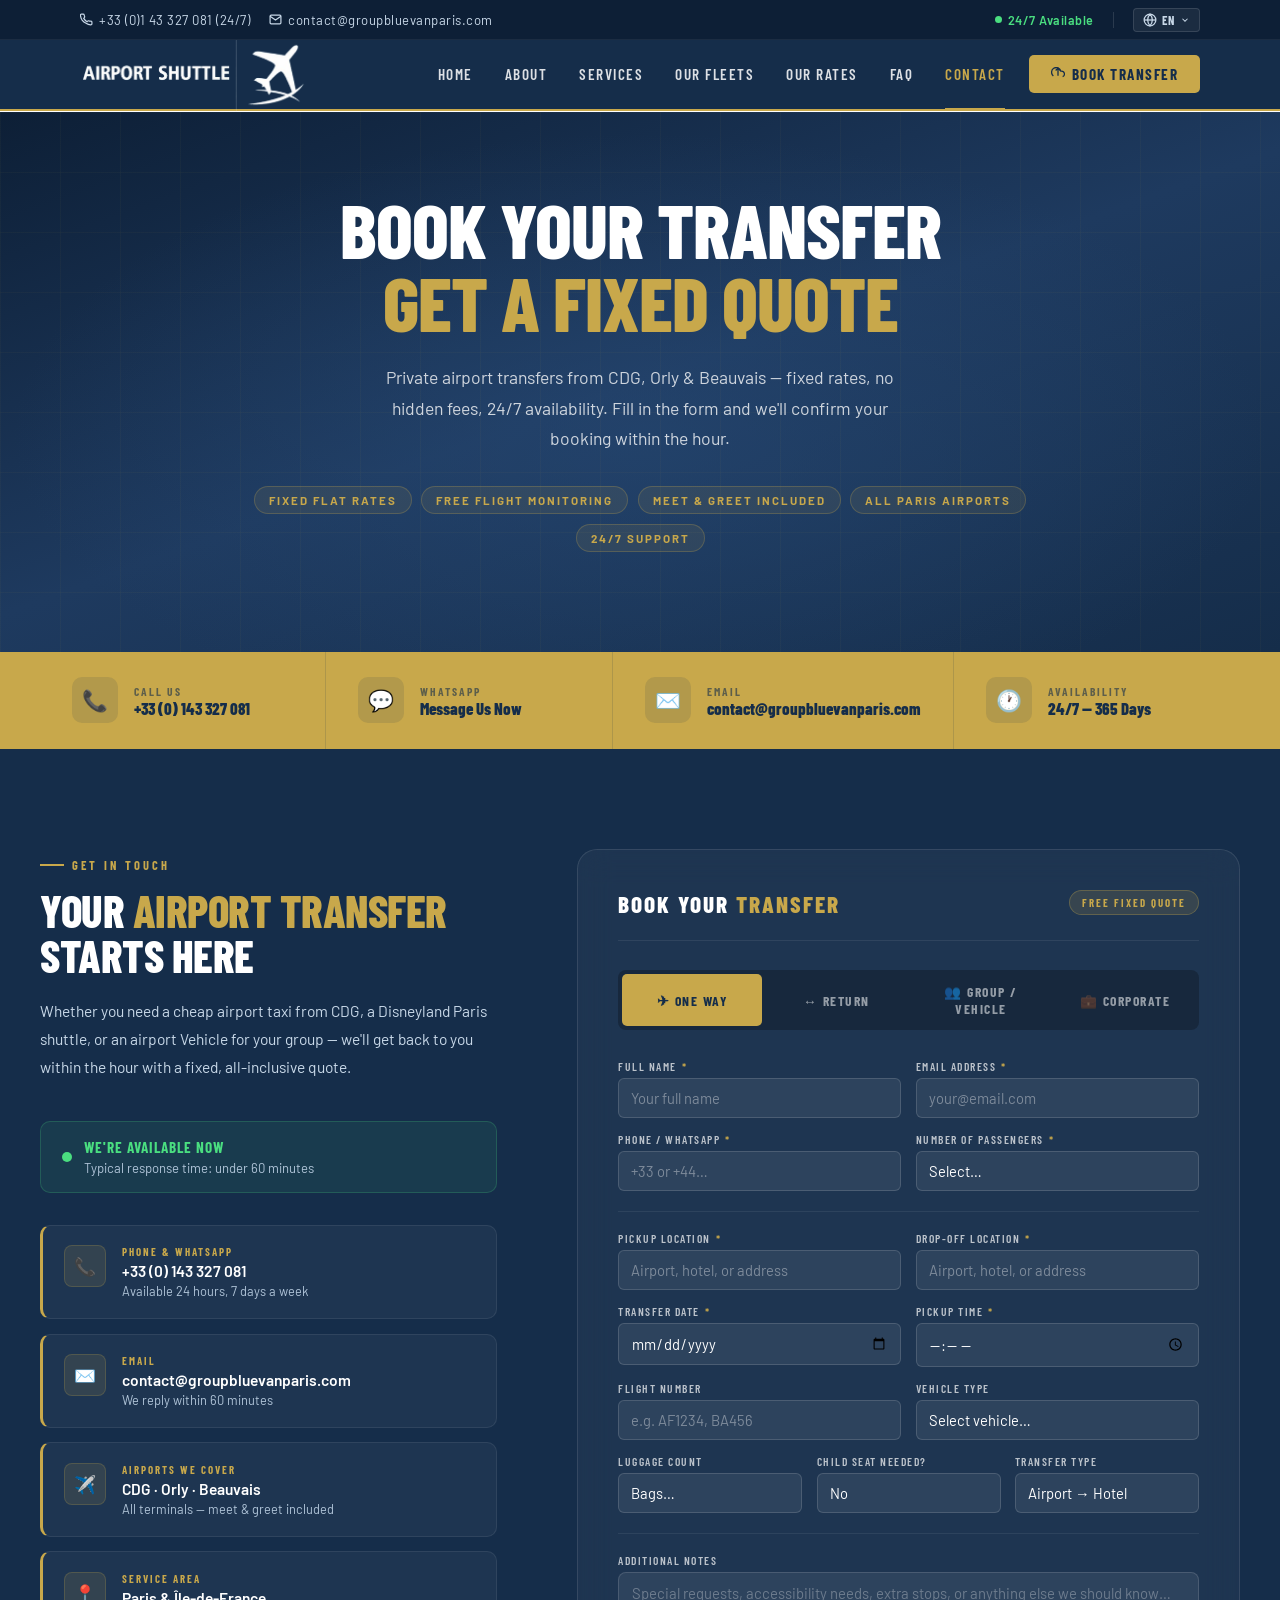
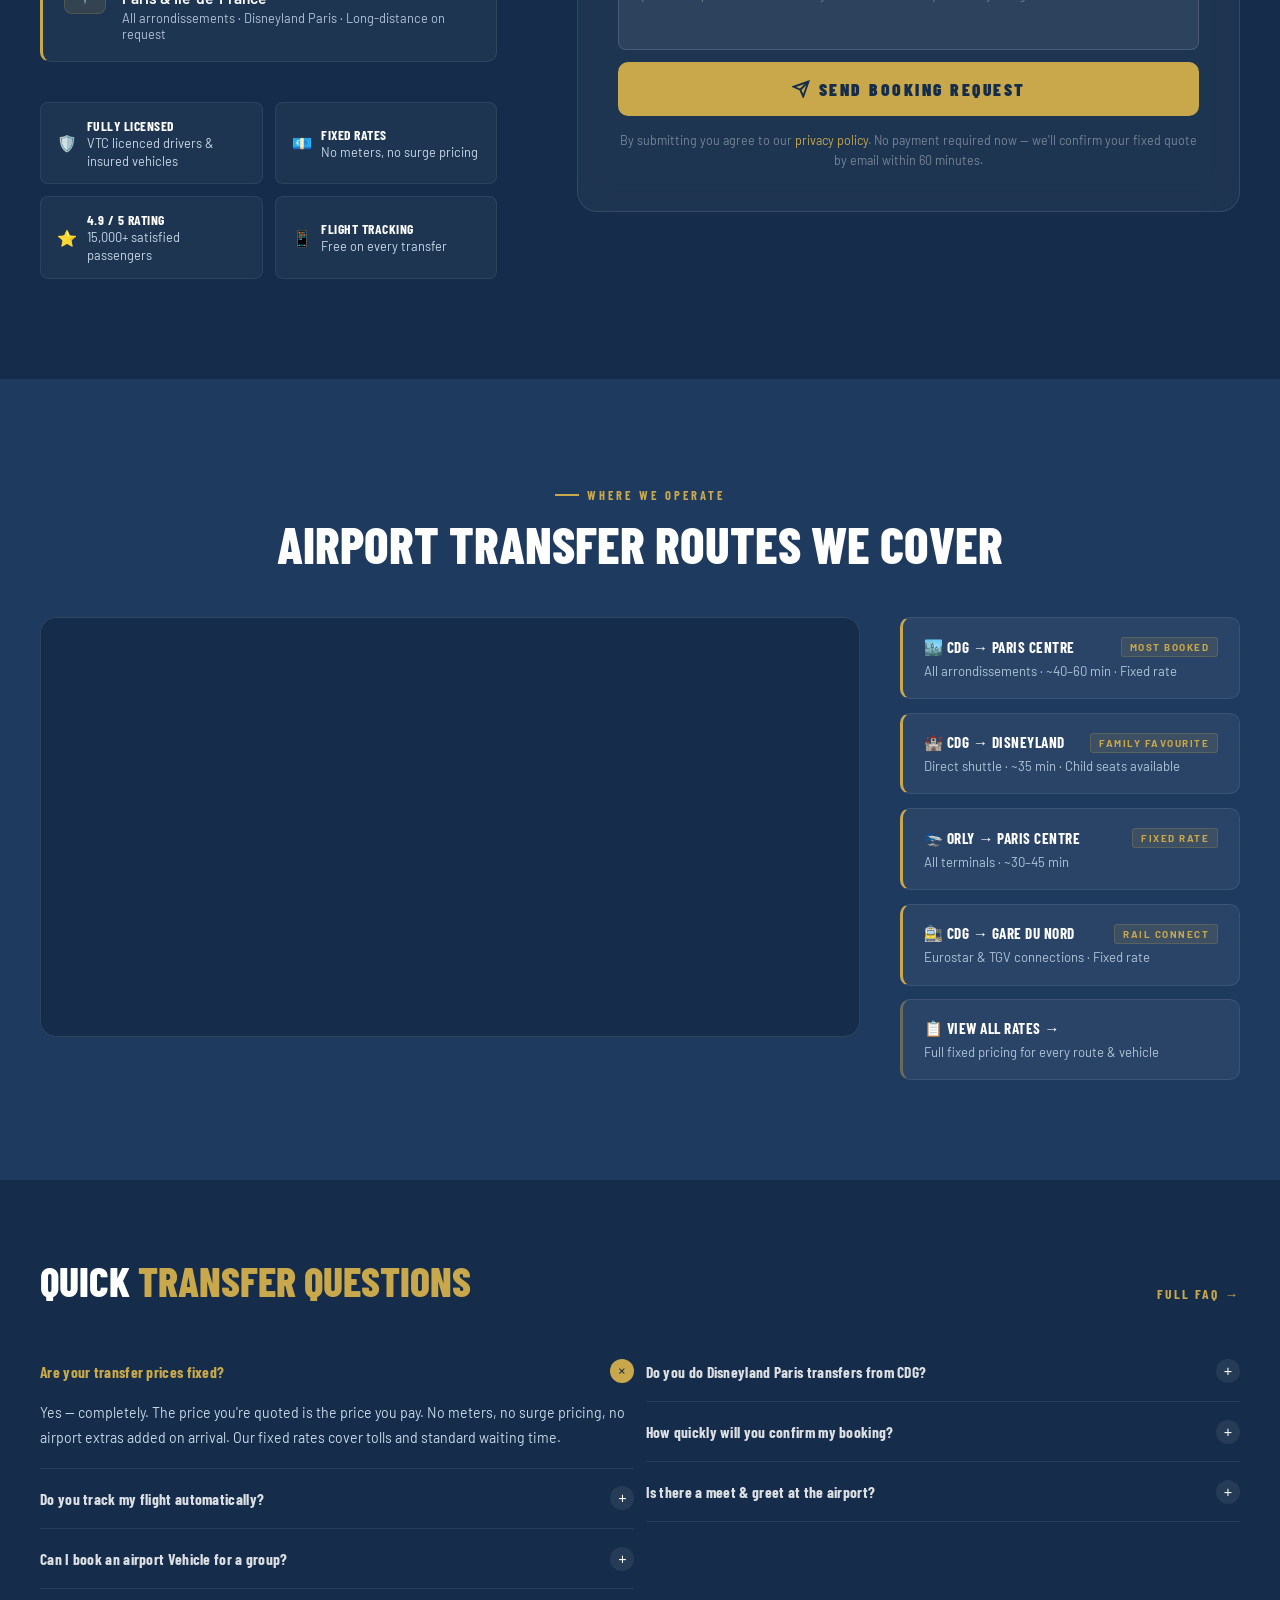
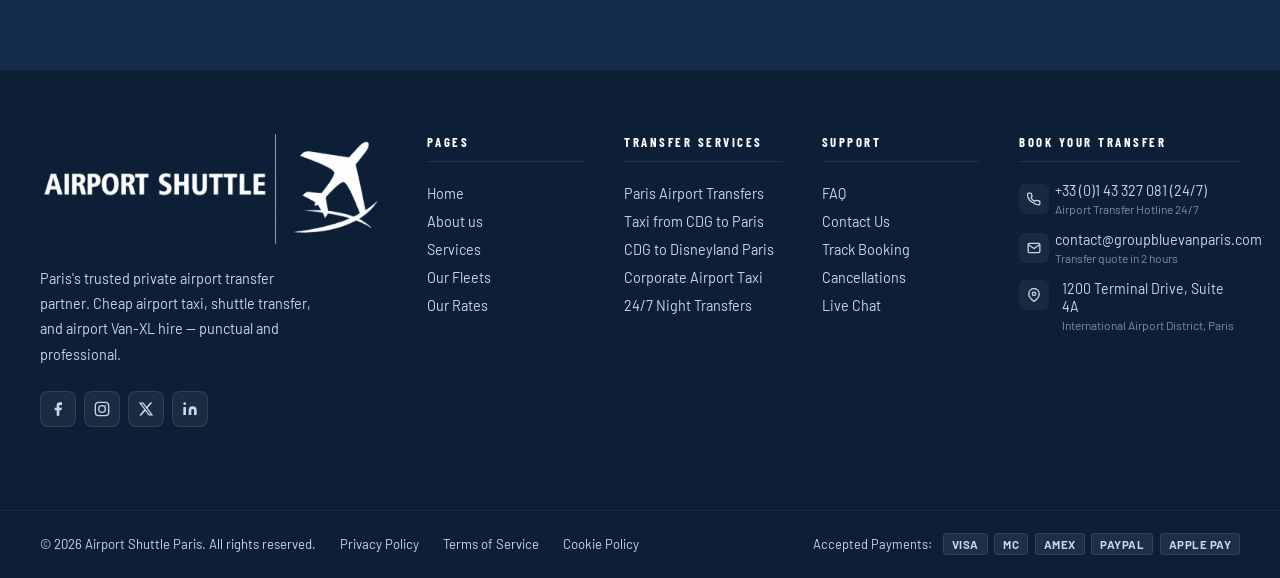
<file: contact.html>
<!DOCTYPE html>
<html lang="en">
<head>
    <meta charset="UTF-8" />
    <meta name="viewport" content="width=device-width, initial-scale=1.0" />
    <!-- Primary SEO -->
    <title>Book Paris Airport Transfer | Contact Group Blue Van Paris | 24/7</title>
    <meta name="description" content="Book your private Paris airport transfer online. Fixed rates from CDG, Orly & Beauvais. Disneyland Paris transfers, airport Vehicle hire & corporate taxis. Get a free quote — we reply within 60 minutes.">
    <meta name="keywords" content="book paris airport transfer, contact airport taxi paris, cdg airport transfer booking, private transfer booking paris, cheapest airport transfer quote, disneyland paris transfer booking, airport Vehicle hire booking, cheap airport taxi paris, airport taxi service contact, private transfer paris quote">
    <meta name="author" content="Group Blue Van Paris">
    <meta name="robots" content="index, follow">
    <link rel="canonical" href="https://airport-shuttle.fr/contact.html">
    
    <!-- Open Graph -->
    <meta property="og:type" content="website">
    <meta property="og:url" content="https://airport-shuttle.fr/contact.html">
    <meta property="og:title" content="Book Your Paris Airport Transfer | Free Fixed Quote | Group Blue Van Paris">
    <meta property="og:description" content="Get a free fixed-rate quote for your Paris airport transfer. CDG, Orly & Beauvais — Disneyland transfers, Vehicle hire & corporate taxis. We reply within 60 minutes, 24/7.">
    <meta property="og:image" content="https://airport-shuttle.fr/img/why-us-groupebluevanparis-xYMIrcvh.webp">
    <meta property="og:image:width" content="1200">
    <meta property="og:image:height" content="630">
    <meta property="og:image:alt" content="Book a Paris airport transfer with Group Blue Van Paris">
    <meta property="og:site_name" content="Group Blue Van Paris">
    <meta property="og:locale" content="en_GB">
    
    <!-- Twitter Card -->
    <meta name="twitter:card" content="summary_large_image">
    <meta name="twitter:url" content="https://airport-shuttle.fr/contact.html">
    <meta name="twitter:title" content="Book Your Paris Airport Transfer | Free Fixed Quote">
    <meta name="twitter:description" content="Get a free fixed-rate quote for your Paris airport transfer. CDG, Orly & Beauvais. We reply within 60 minutes, 24/7.">
    <meta name="twitter:image" content="https://airport-shuttle.fr/img/why-us-groupebluevanparis-xYMIrcvh.webp">
    <meta name="twitter:image:alt" content="Book a Paris airport transfer">
    
    <!-- JSON-LD Structured Data -->
    <script type="application/ld+json">
    {
    "@context": "https://schema.org",
    "@type": "ContactPage",
    "url": "https://airport-shuttle.fr/contact.html",
    "name": "Book a Paris Airport Transfer — Group Blue Van Paris",
    "description": "Book a private airport transfer in Paris. Fixed rates, free flight tracking, meet and greet included. CDG, Orly and Beauvais airports covered 24/7.",
    "mainEntity": {
        "@type": "TaxiService",
        "name": "Group Blue Van Paris",
        "url": "https://airport-shuttle.fr/",
        "logo": "https://airport-shuttle.fr/img/logo.png",
        "telephone": "+330143327081",
        "email": "contact@groupbluevanparis.com",
        "openingHours": "Mo-Su 00:00-24:00",
        "contactPoint": {
        "@type": "ContactPoint",
        "telephone": "+330143327081",
        "contactType": "reservations",
        "availableLanguage": ["English", "French"],
        "hoursAvailable": {
            "@type": "OpeningHoursSpecification",
            "dayOfWeek": ["Monday","Tuesday","Wednesday","Thursday","Friday","Saturday","Sunday"],
            "opens": "00:00",
            "closes": "23:59"
        }
        }
    }
    }
    </script>
 
    <meta name="description" content="Book your Paris airport transfer with Group Blue Van Paris. Fixed rates, private transfers from CDG, Orly & Beauvais. Airport Vehicle hire, Disneyland Paris transfers, 24/7 support." />
    <meta name="keywords" content="book paris airport transfer, contact airport taxi paris, cdg airport transfer booking, private transfer paris, cheapest airport transfers paris, disneyland paris airport transfer, airport Vehicle hire, cheap airport taxi paris, airport taxi service" />
    <link rel="preconnect" href="https://fonts.googleapis.com" />
    <link rel="preconnect" href="https://fonts.gstatic.com" crossorigin />
    <link rel="icon" href="img/fav.ico" type="image/x-icon">
    <link href="https://fonts.googleapis.com/css2?family=Barlow+Condensed:wght@300;400;600;700;800;900&family=Barlow:wght@300;400;500;600&display=swap" rel="stylesheet"/>
    <link rel="stylesheet" href="css/styles.css"/>
    <link rel="stylesheet" href="css/about.css"/>
</head>
<body class="contact-page">

    <nav id="mainNav" class="main-nav"></nav>

    <!-- ── PAGE HERO ─────────────────────────────────── -->
    <section class="page-hero">
        <div class="page-hero-bg"></div>
        <div class="page-hero-grid"></div>
        <div class="page-hero-content">
            <h1 class="reveal-up delay-1">
                Book Your Transfer
                <em>Get a Fixed Quote</em>
            </h1>
            <p class="page-hero-desc reveal-up delay-2">
                Private airport transfers from CDG, Orly &amp; Beauvais — fixed rates, no hidden fees, 24/7 availability. Fill in the form and we'll confirm your booking within the hour.
            </p>
            <div class="page-hero-tags reveal-up delay-3">
                <span class="page-hero-tag">Fixed Flat Rates</span>
                <span class="page-hero-tag">Free Flight Monitoring</span>
                <span class="page-hero-tag">Meet &amp; Greet Included</span>
                <span class="page-hero-tag">All Paris Airports</span>
                <span class="page-hero-tag">24/7 Support</span>
            </div>
        </div>
    </section>

    <!-- ── CONTACT CHANNELS STRIP ─────────────────────── -->
    <div class="channels-strip">
        <div class="channels-inner">
            <a href="tel:+330143327081" class="channel-item">
                <div class="channel-icon">📞</div>
                <div>
                    <div class="channel-label">Call Us</div>
                    <div class="channel-value">+33 (0) 143 327 081</div>
                </div>
            </a>
            <a href="https://wa.me/330609713576" class="channel-item" target="_blank" rel="noopener">
                <div class="channel-icon">💬</div>
                <div>
                    <div class="channel-label">WhatsApp</div>
                    <div class="channel-value">Message Us Now</div>
                </div>
            </a>
            <a href="mailto:contact@groupbluevanparis.com" class="channel-item">
                <div class="channel-icon">✉️</div>
                <div>
                    <div class="channel-label">Email</div>
                    <div class="channel-value">contact@groupbluevanparis.com</div>
                </div>
            </a>
            <div class="channel-item">
                <div class="channel-icon">🕐</div>
                <div>
                    <div class="channel-label">Availability</div>
                    <div class="channel-value">24/7 — 365 Days</div>
                </div>
            </div>
        </div>
    </div>

    <!-- ── MAIN CONTACT SECTION ───────────────────────── -->
    <section class="contact-main">
        <div class="contact-main-inner">

            <!-- LEFT INFO PANEL -->
            <div class="contact-info-panel">
                <div class="section-label scroll-reveal">Get In Touch</div>
                <h2 class="scroll-reveal">Your <span>Airport Transfer</span><br/>Starts Here</h2>
                <p class="scroll-reveal">
                    Whether you need a cheap airport taxi from CDG, a Disneyland Paris shuttle, or an airport Vehicle for your group — we'll get back to you within the hour with a fixed, all-inclusive quote.
                </p>

                <div class="avail-badge scroll-reveal">
                    <div class="avail-dot"></div>
                    <div class="avail-text">
                        <strong>We're Available Now</strong>
                        <span>Typical response time: under 60 minutes</span>
                    </div>
                </div>

                <div class="contact-details scroll-reveal">
                    <a href="tel:+330143327081" class="contact-detail">
                        <div class="cd-icon">📞</div>
                        <div>
                            <div class="cd-label">Phone &amp; WhatsApp</div>
                            <div class="cd-value">+33 (0) 143 327 081</div>
                            <div class="cd-sub">Available 24 hours, 7 days a week</div>
                        </div>
                    </a>
                    <a href="mailto:contact@groupbluevanparis.com" class="contact-detail">
                        <div class="cd-icon">✉️</div>
                        <div>
                            <div class="cd-label">Email</div>
                            <div class="cd-value">contact@groupbluevanparis.com</div>
                            <div class="cd-sub">We reply within 60 minutes</div>
                        </div>
                    </a>
                    <div class="contact-detail" style="cursor:default;">
                        <div class="cd-icon">✈️</div>
                        <div>
                            <div class="cd-label">Airports We Cover</div>
                            <div class="cd-value">CDG · Orly · Beauvais</div>
                            <div class="cd-sub">All terminals — meet &amp; greet included</div>
                        </div>
                    </div>
                    <div class="contact-detail" style="cursor:default;">
                        <div class="cd-icon">📍</div>
                        <div>
                            <div class="cd-label">Service Area</div>
                            <div class="cd-value">Paris &amp; Île-de-France</div>
                            <div class="cd-sub">All arrondissements · Disneyland Paris · Long-distance on request</div>
                        </div>
                    </div>
                </div>

                <div class="contact-trust scroll-reveal">
                    <div class="trust-chip">
                        <span class="trust-chip-icon">🛡️</span>
                        <div class="trust-chip-text">
                            <strong>Fully Licensed</strong>
                            VTC licenced drivers &amp; insured vehicles
                        </div>
                    </div>
                    <div class="trust-chip">
                        <span class="trust-chip-icon">💶</span>
                        <div class="trust-chip-text">
                            <strong>Fixed Rates</strong>
                            No meters, no surge pricing
                        </div>
                    </div>
                    <div class="trust-chip">
                        <span class="trust-chip-icon">⭐</span>
                        <div class="trust-chip-text">
                            <strong>4.9 / 5 Rating</strong>
                            15,000+ satisfied passengers
                        </div>
                    </div>
                    <div class="trust-chip">
                        <span class="trust-chip-icon">📱</span>
                        <div class="trust-chip-text">
                            <strong>Flight Tracking</strong>
                            Free on every transfer
                        </div>
                    </div>
                </div>
            </div>

            <!-- RIGHT BOOKING FORM -->
            <div class="booking-form-card scroll-reveal stagger-2">

                <!-- Success state (hidden by default) -->
                <div class="form-success" id="formSuccess">
                    <span class="form-success-icon">✅</span>
                    <h4>Booking Request Sent!</h4>
                    <p>Thank you — we've received your airport transfer request and will confirm your fixed-price booking within 60 minutes by email or phone.</p>
                </div>

                <!-- The actual form -->
                <div id="bookingFormWrap">
                    <div class="form-header">
                        <h3>Book Your <span>Transfer</span></h3>
                        <span class="form-badge">Free Fixed Quote</span>
                    </div>

                    <!-- Trip type tabs -->
                    <div class="trip-tabs" role="tablist">
                        <button class="trip-tab active" data-trip="oneway" role="tab">✈ One Way</button>
                        <button class="trip-tab" data-trip="return" role="tab">↔ Return</button>
                        <button class="trip-tab" data-trip="group" role="tab">👥 Group / Vehicle</button>
                        <button class="trip-tab" data-trip="corporate" role="tab">💼 Corporate</button>
                    </div>

                    <form id="bookingForm" novalidate>

                        <!-- Contact -->
                        <div class="form-row-2">
                            <div class="form-group">
                                <label>Full Name <span class="req">*</span></label>
                                <input type="text" name="name" placeholder="Your full name" required />
                            </div>
                            <div class="form-group">
                                <label>Email Address <span class="req">*</span></label>
                                <input type="email" name="email" placeholder="your@email.com" required />
                            </div>
                        </div>
                        <div class="form-row-2">
                            <div class="form-group">
                                <label>Phone / WhatsApp <span class="req">*</span></label>
                                <input type="tel" name="phone" placeholder="+33 or +44…" required />
                            </div>
                            <div class="form-group">
                                <label>Number of Passengers <span class="req">*</span></label>
                                <select name="passengers" required>
                                    <option value="" disabled selected>Select…</option>
                                    <option>1</option><option>2</option><option>3</option>
                                    <option>4</option><option>5</option><option>6</option>
                                    <option>7–9 (Vehicle)</option><option>10–14 (Vehicle)</option>
                                    <option>15+ (Multiple vehicles)</option>
                                </select>
                            </div>
                        </div>

                        <hr class="form-divider"/>

                        <!-- Journey details -->
                        <div class="form-row-2">
                            <div class="form-group">
                                <label>Pickup Location <span class="req">*</span></label>
                                <input type="text" name="pickup" placeholder="Airport, hotel, or address" required />
                            </div>
                            <div class="form-group">
                                <label>Drop-off Location <span class="req">*</span></label>
                                <input type="text" name="dropoff" placeholder="Airport, hotel, or address" required />
                            </div>
                        </div>
                        <div class="form-row-2">
                            <div class="form-group">
                                <label>Transfer Date <span class="req">*</span></label>
                                <input type="date" name="date" required />
                            </div>
                            <div class="form-group">
                                <label>Pickup Time <span class="req">*</span></label>
                                <input type="time" name="time" required />
                            </div>
                        </div>

                        <!-- Return row (shown for return trip type) -->
                        <div class="form-row-2 return-row" id="returnRow">
                            <div class="form-group">
                                <label>Return Date</label>
                                <input type="date" name="return_date" />
                            </div>
                            <div class="form-group">
                                <label>Return Pickup Time</label>
                                <input type="time" name="return_time" />
                            </div>
                        </div>

                        <div class="form-row-2">
                            <div class="form-group">
                                <label>Flight Number</label>
                                <input type="text" name="flight" placeholder="e.g. AF1234, BA456" />
                            </div>
                            <div class="form-group">
                                <label>Vehicle Type</label>
                                <select name="vehicle">
                                    <option value="" disabled selected>Select vehicle…</option>
                                    <option>Standard Saloon (1–3 pax)</option>
                                    <option>Executive SUV / MPV (1–6 pax)</option>
                                    <option>Vehicle 6–9 seats</option>
                                    <option>Vehicle 10–14 seats</option>
                                    <option>Let us choose best option</option>
                                </select>
                            </div>
                        </div>

                        <div class="form-row-3">
                            <div class="form-group">
                                <label>Luggage Count</label>
                                <select name="luggage">
                                    <option value="" disabled selected>Bags…</option>
                                    <option>1–2 bags</option>
                                    <option>3–4 bags</option>
                                    <option>5+ bags</option>
                                    <option>Oversized (ski/golf)</option>
                                </select>
                            </div>
                            <div class="form-group">
                                <label>Child Seat Needed?</label>
                                <select name="child_seat">
                                    <option value="no">No</option>
                                    <option value="infant">Infant seat</option>
                                    <option value="toddler">Toddler seat</option>
                                    <option value="booster">Booster seat</option>
                                </select>
                            </div>
                            <div class="form-group">
                                <label>Transfer Type</label>
                                <select name="transfer_type">
                                    <option>Airport → Hotel</option>
                                    <option>Hotel → Airport</option>
                                    <option>CDG to Disneyland Paris</option>
                                    <option>Orly to Disneyland Paris</option>
                                    <option>Airport → Train Station</option>
                                    <option>Long Distance</option>
                                    <option>Other</option>
                                </select>
                            </div>
                        </div>

                        <hr class="form-divider"/>

                        <div class="form-group">
                            <label>Additional Notes</label>
                            <textarea name="notes" rows="3" placeholder="Special requests, accessibility needs, extra stops, or anything else we should know…"></textarea>
                        </div>

                        <button type="submit" class="btn-submit-main">
                            <svg width="18" height="18" viewBox="0 0 24 24" fill="none" stroke="currentColor" stroke-width="2.5"><path d="M22 2L11 13"/><path d="M22 2L15 22 11 13 2 9l20-7z"/></svg>
                            Send Booking Request
                        </button>

                        <p class="form-footer-note">
                            By submitting you agree to our <a href="#">privacy policy</a>. No payment required now — we'll confirm your fixed quote by email within 60 minutes.
                        </p>

                    </form>
                </div>
            </div>

        </div>
    </section>

    <!-- ── COVERAGE MAP ───────────────────────────────── -->
    <section class="map-section">
        <div class="map-inner">
            <div class="map-header">
                <div class="section-label">Where We Operate</div>
                <h2>Airport Transfer Routes We Cover</h2>
            </div>
            <div class="map-grid">
                <div class="map-embed">
                    <!-- Replace src with your actual Google Maps embed URL -->
                    <div class="map-placeholder">
                        <iframe src="https://www.google.com/maps/embed?pb=!1m18!1m12!1m3!1d2621.589578433299!2d2.476338776161986!3d48.92321127134105!2m3!1f0!2f0!3f0!3m2!1i1024!2i768!4f13.1!3m3!1m2!1s0x47e61344baedb6ad%3A0x7fa57dbd934091ac!2sGroupe%20Blue%20Van%20Paris!5e0!3m2!1sen!2slk!4v1775453024520!5m2!1sen!2slk" 
                        width="600" height="450" style="border:0;" allowfullscreen="" loading="lazy" referrerpolicy="no-referrer-when-downgrade"></iframe>
                    </div>
                </div>
                <div class="map-routes">
                    <a href="rates.html" class="map-route-card">
                        <div class="map-route-header">
                            <span class="map-route-name">🏙️ CDG → Paris Centre</span>
                            <span class="map-route-tag">Most Booked</span>
                        </div>
                        <div class="map-route-detail">All arrondissements · ~40–60 min · Fixed rate</div>
                    </a>
                    <a href="rates.html" class="map-route-card">
                        <div class="map-route-header">
                            <span class="map-route-name">🏰 CDG → Disneyland</span>
                            <span class="map-route-tag">Family Favourite</span>
                        </div>
                        <div class="map-route-detail">Direct shuttle · ~35 min · Child seats available</div>
                    </a>
                    <a href="rates.html" class="map-route-card">
                        <div class="map-route-header">
                            <span class="map-route-name">🛬 Orly → Paris Centre</span>
                            <span class="map-route-tag">Fixed Rate</span>
                        </div>
                        <div class="map-route-detail">All terminals · ~30–45 min</div>
                    </a>
                    <a href="rates.html" class="map-route-card">
                        <div class="map-route-header">
                            <span class="map-route-name">🚉 CDG → Gare du Nord</span>
                            <span class="map-route-tag">Rail Connect</span>
                        </div>
                        <div class="map-route-detail">Eurostar &amp; TGV connections · Fixed rate</div>
                    </a>
                   
                    <a href="rates.html" class="map-route-card" style="border-left-color:rgba(200,168,75,.4)">
                        <div class="map-route-header">
                            <span class="map-route-name">📋 View All Rates →</span>
                        </div>
                        <div class="map-route-detail">Full fixed pricing for every route &amp; vehicle</div>
                    </a>
                </div>
            </div>
        </div>
    </section>

    <!-- ── MINI FAQ ───────────────────────────────────── -->
    <section class="mini-faq-section">
        <div class="mini-faq-inner">
            <div class="mini-faq-header scroll-reveal">
                <h2>Quick <span>Transfer Questions</span></h2>
                <a href="faq.html" class="mini-faq-link">Full FAQ →</a>
            </div>
            <div class="mini-faq-grid scroll-reveal stagger-1">

                <div>
                    <div class="mini-faq-item open">
                        <button class="mini-faq-q">
                            <span class="mini-faq-q-text">Are your transfer prices fixed?</span>
                            <span class="mini-faq-icon">+</span>
                        </button>
                        <div class="mini-faq-a open" style="max-height:200px">
                            Yes — completely. The price you're quoted is the price you pay. No meters, no surge pricing, no airport extras added on arrival. Our fixed rates cover tolls and standard waiting time.
                        </div>
                    </div>
                    <div class="mini-faq-item">
                        <button class="mini-faq-q">
                            <span class="mini-faq-q-text">Do you track my flight automatically?</span>
                            <span class="mini-faq-icon">+</span>
                        </button>
                        <div class="mini-faq-a">
                            Yes. Provide your flight number when booking and we'll track it in real time. If your flight is delayed, your driver adjusts — at no extra charge. This is included on every transfer.
                        </div>
                    </div>
                    <div class="mini-faq-item">
                        <button class="mini-faq-q">
                            <span class="mini-faq-q-text">Can I book an airport Vehicle for a group?</span>
                            <span class="mini-faq-icon">+</span>
                        </button>
                        <div class="mini-faq-a">
                            Absolutely. Our airport Vehicle carry 6 to 14 passengers with luggage. They're ideal for families, corporate groups, and conference delegates. Select "Group / Vehicle" in the booking form above.
                        </div>
                    </div>
                </div>

                <div>
                    <div class="mini-faq-item">
                        <button class="mini-faq-q">
                            <span class="mini-faq-q-text">Do you do Disneyland Paris transfers from CDG?</span>
                            <span class="mini-faq-icon">+</span>
                        </button>
                        <div class="mini-faq-a">
                            Yes — this is one of our most popular routes. We offer direct private transfers from CDG and Orly straight to Disneyland Paris. Child seats available on request. Select "CDG to Disneyland Paris" in the booking form.
                        </div>
                    </div>
                    <div class="mini-faq-item">
                        <button class="mini-faq-q">
                            <span class="mini-faq-q-text">How quickly will you confirm my booking?</span>
                            <span class="mini-faq-icon">+</span>
                        </button>
                        <div class="mini-faq-a">
                            We aim to confirm every airport transfer booking within 60 minutes by email or phone. For urgent requests, call or WhatsApp us directly for an instant response.
                        </div>
                    </div>
                    <div class="mini-faq-item">
                        <button class="mini-faq-q">
                            <span class="mini-faq-q-text">Is there a meet &amp; greet at the airport?</span>
                            <span class="mini-faq-icon">+</span>
                        </button>
                        <div class="mini-faq-a">
                            Yes, on every transfer. Your driver will be in the arrivals hall with a name board. You'll also receive their name, photo, and vehicle plate before you land.
                        </div>
                    </div>
                </div>

            </div>
        </div>
    </section>

    <div id="footer"></div>

    <button class="scroll-top" id="scrollTop" aria-label="Back to top" type="button">↑</button>

    <script>
        /* ── NAVBAR / FOOTER INJECTION ── */
        Promise.all([
            fetch("navbar.html").then(r => r.text()).then(d => { document.getElementById("mainNav").innerHTML = d; }),
            fetch("footer.html").then(r => r.text()).then(d => { document.getElementById("footer").innerHTML = d; })
        ]).then(() => {
            if (window.initializeSiteChrome) window.initializeSiteChrome();
            else window.addEventListener("load", () => { if(window.initializeSiteChrome) window.initializeSiteChrome(); }, { once: true });
        }).catch(() => {});

        /* ── TRIP TYPE TABS ── */
        const tripTabs = document.querySelectorAll('.trip-tab');
        const returnRow = document.getElementById('returnRow');
        tripTabs.forEach(tab => {
            tab.addEventListener('click', () => {
                tripTabs.forEach(t => t.classList.remove('active'));
                tab.classList.add('active');
                returnRow.classList.toggle('visible', tab.dataset.trip === 'return');
            });
        });

        /* ── FORM SUBMIT ── */
        document.getElementById('bookingForm').addEventListener('submit', function(e) {
            e.preventDefault();
            // Basic validation
            const required = this.querySelectorAll('[required]');
            let valid = true;
            required.forEach(field => {
                field.style.borderColor = '';
                if (!field.value.trim()) {
                    field.style.borderColor = 'rgba(239,68,68,.6)';
                    valid = false;
                }
            });
            if (!valid) return;

            // Simulate submission (replace with your actual form handler / fetch POST)
            const btn = this.querySelector('.btn-submit-main');
            btn.textContent = 'Sending…';
            btn.disabled = true;

            setTimeout(() => {
                document.getElementById('bookingFormWrap').style.display = 'none';
                document.getElementById('formSuccess').classList.add('visible');
            }, 1200);
        });

        /* ── MINI FAQ ACCORDION ── */
        document.querySelectorAll('.mini-faq-q').forEach(btn => {
            btn.addEventListener('click', () => {
                const item = btn.closest('.mini-faq-item');
                const ans  = item.querySelector('.mini-faq-a');
                const isOpen = item.classList.contains('open');

                // Close all in same column
                btn.closest('div').querySelectorAll('.mini-faq-item').forEach(s => {
                    s.classList.remove('open');
                    const a = s.querySelector('.mini-faq-a');
                    a.style.maxHeight = '0';
                    a.classList.remove('open');
                });
                if (!isOpen) {
                    item.classList.add('open');
                    ans.style.maxHeight = ans.scrollHeight + 'px';
                    ans.classList.add('open');
                }
            });
        });
        // Init first open
        document.querySelectorAll('.mini-faq-a.open').forEach(a => {
            a.style.maxHeight = a.scrollHeight + 'px';
        });

        /* ── SCROLL REVEAL ── */
        const observer = new IntersectionObserver((entries) => {
            entries.forEach(e => {
                if (e.isIntersecting) { e.target.classList.add('visible'); observer.unobserve(e.target); }
            });
        }, { threshold: 0.08 });
        document.querySelectorAll('.scroll-reveal').forEach(el => observer.observe(el));

        /* ── SCROLL TOP ── */
        const scrollTopBtn = document.getElementById('scrollTop');
        window.addEventListener('scroll', () => scrollTopBtn.classList.toggle('visible', window.scrollY > 400));
        scrollTopBtn.addEventListener('click', () => window.scrollTo({ top: 0, behavior: 'smooth' }));
    </script>

    <script>
        (function(){
        /* Remove any existing Google toolbar iframes immediately */
        function killGoogleBar(){
            document.querySelectorAll(
            '.goog-te-banner-frame, iframe.goog-te-banner-frame, .skiptranslate iframe'
            ).forEach(function(el){ el.style.display='none'; });
            /* Also undo Google's body position shift */
            document.body.style.top      = '0';
            document.body.style.position = '';
            document.documentElement.style.marginTop = '0';
        }
        
        /* Watch for Google injecting the toolbar after load */
        var obs = new MutationObserver(function(mutations){
            mutations.forEach(function(m){
            m.addedNodes.forEach(function(node){
                if(node.nodeType===1 && (
                node.classList&&(
                    node.classList.contains('goog-te-banner-frame')||
                    node.classList.contains('skiptranslate')
                )
                )){ node.style.display='none'; }
            });
            });
            killGoogleBar();
        });
        
        function startObserver(){
            killGoogleBar();
            obs.observe(document.documentElement,{childList:true,subtree:true});
            /* Belt-and-suspenders: also check every 300 ms for 5 s after load */
            var t=0;
            var iv=setInterval(function(){ killGoogleBar(); if(++t>16) clearInterval(iv); },300);
        }
        
        if(document.readyState==='loading'){
            document.addEventListener('DOMContentLoaded',startObserver);
        } else {
            startObserver();
        }
        })();
    </script>

    <script src="js/script.js"></script>

</body>
</html>
</file>
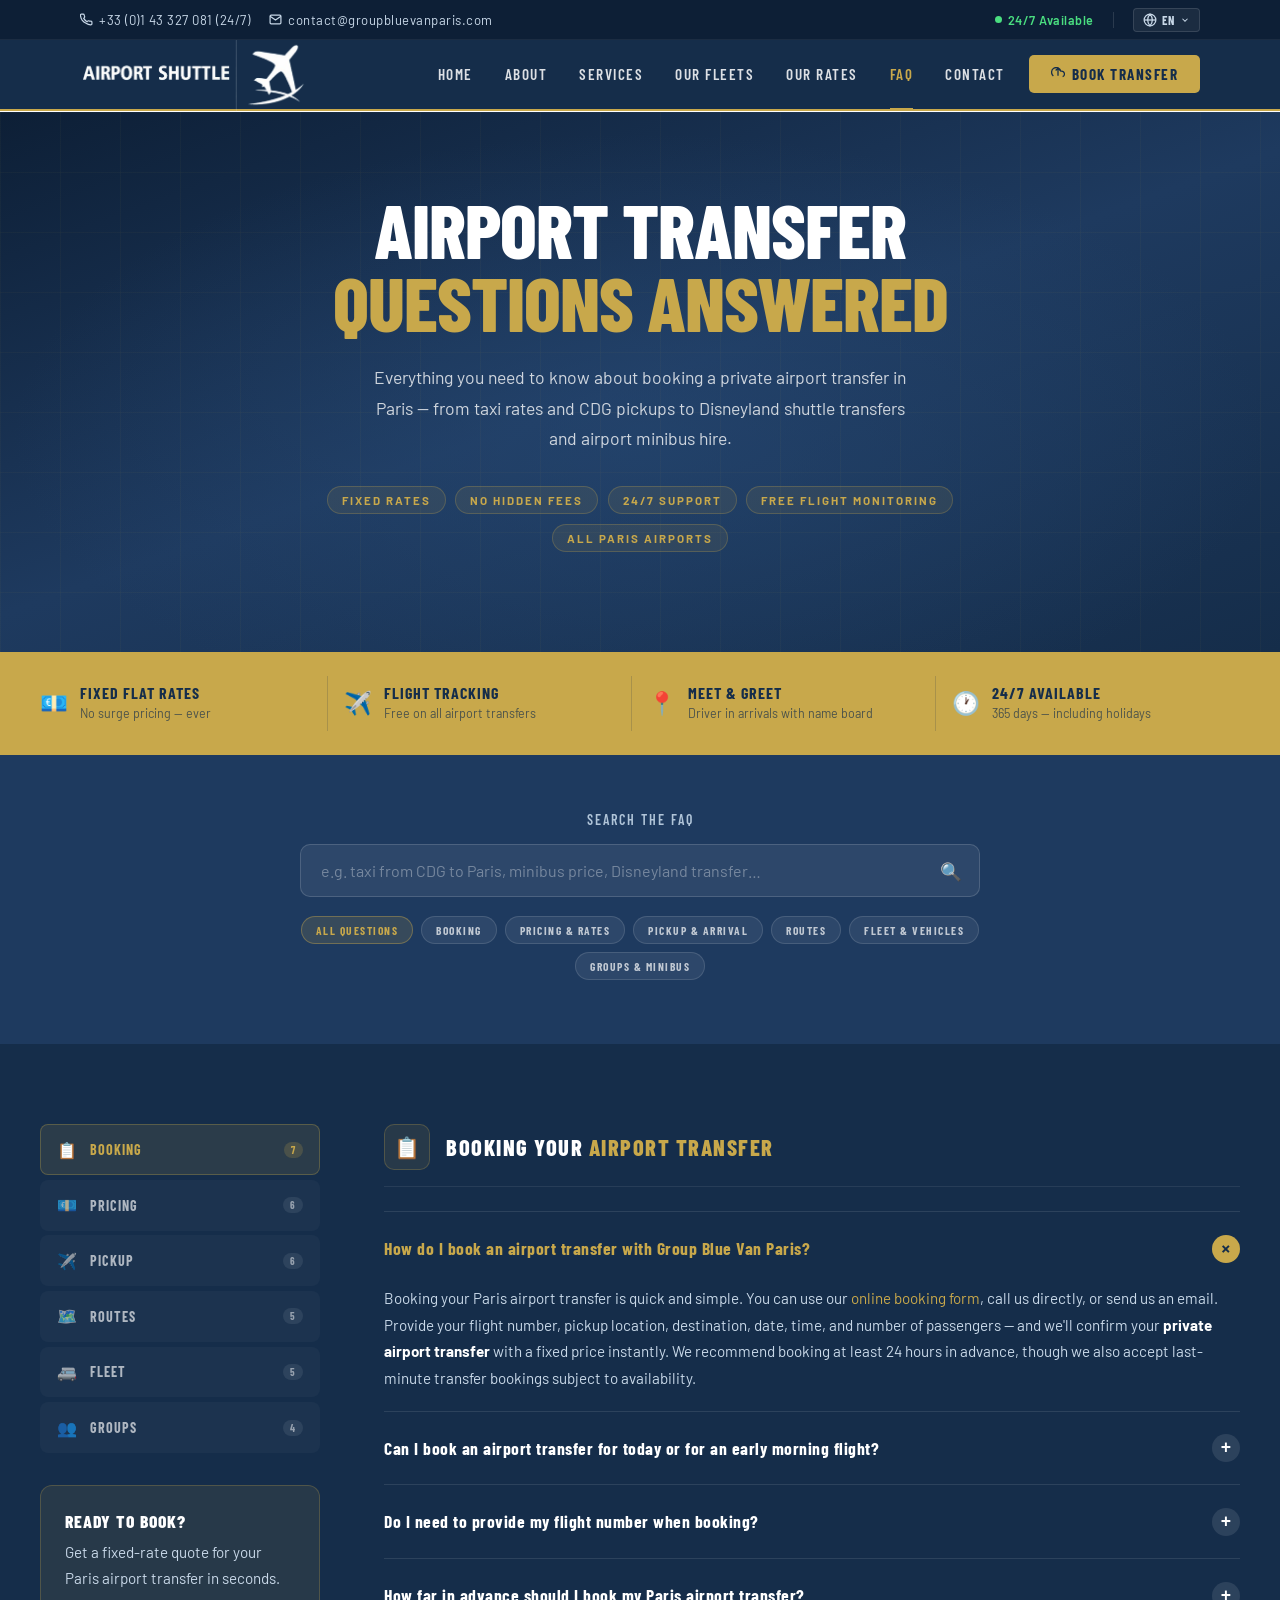
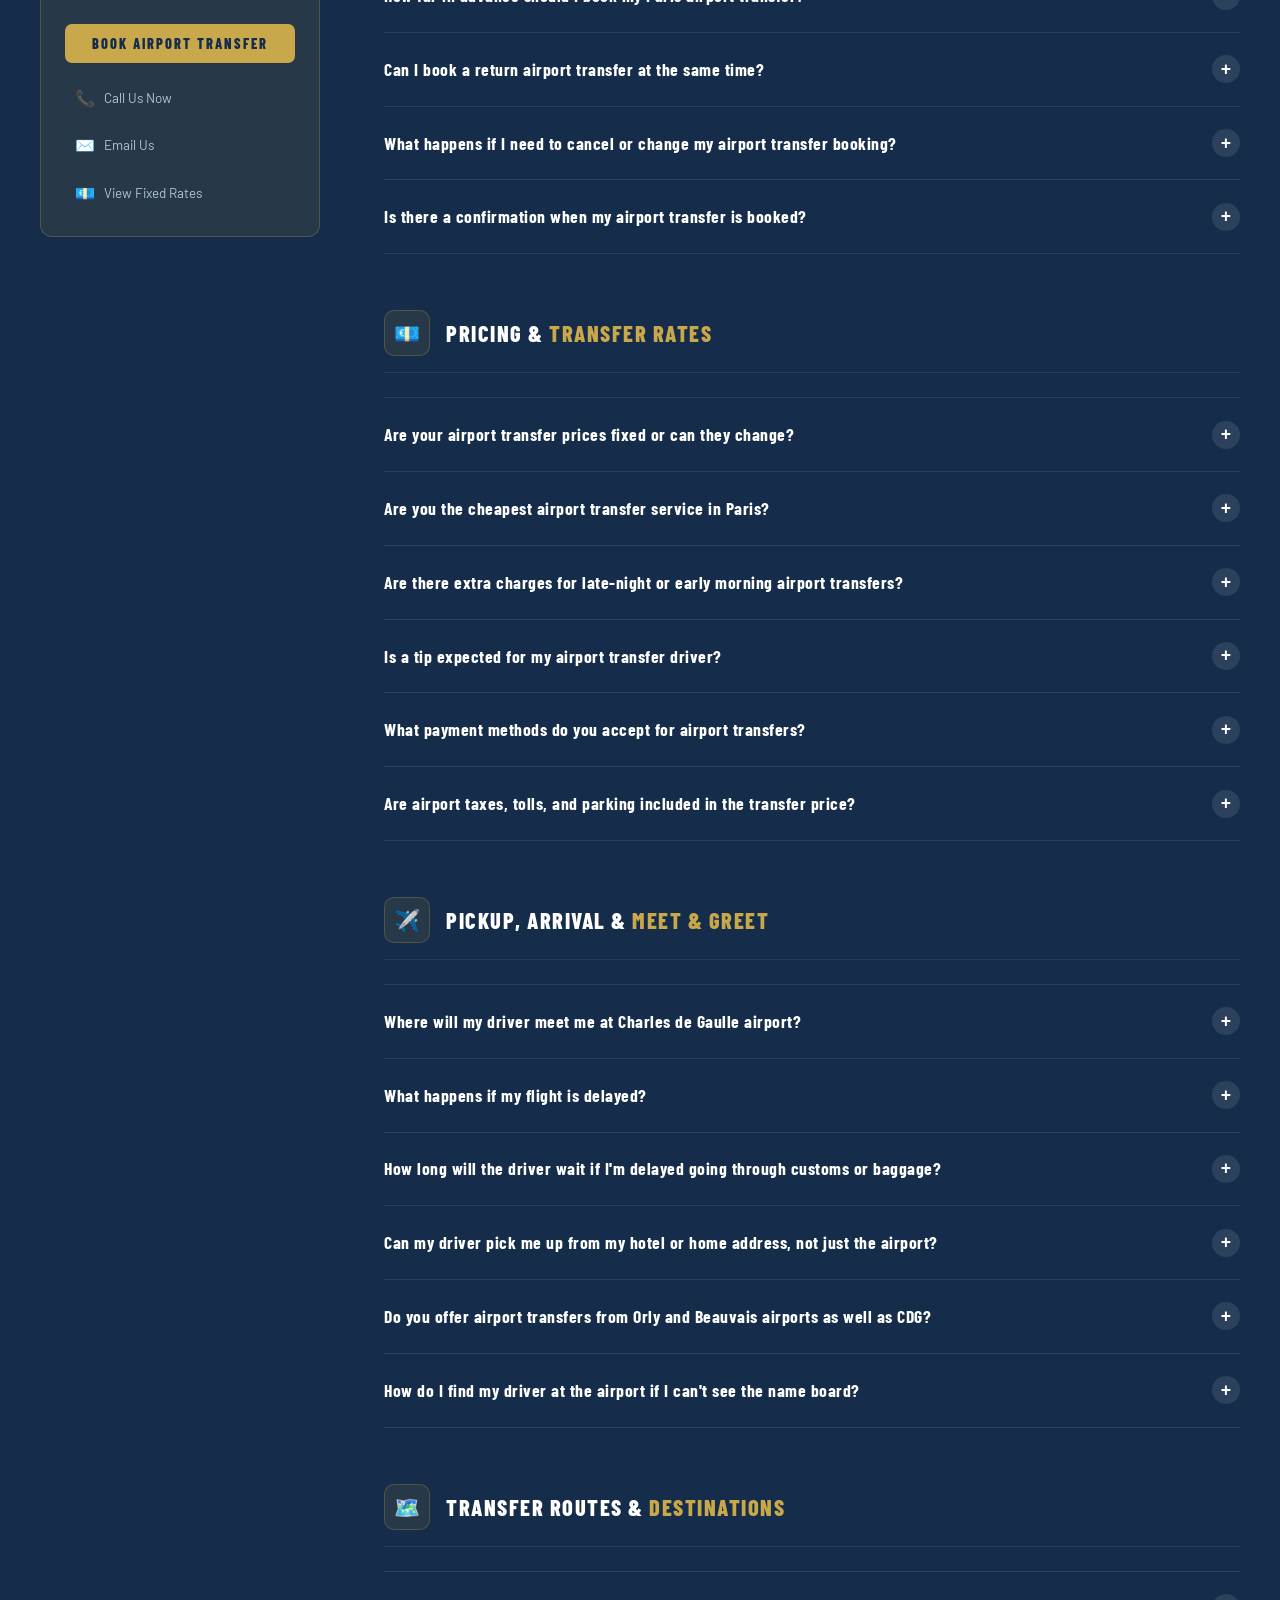
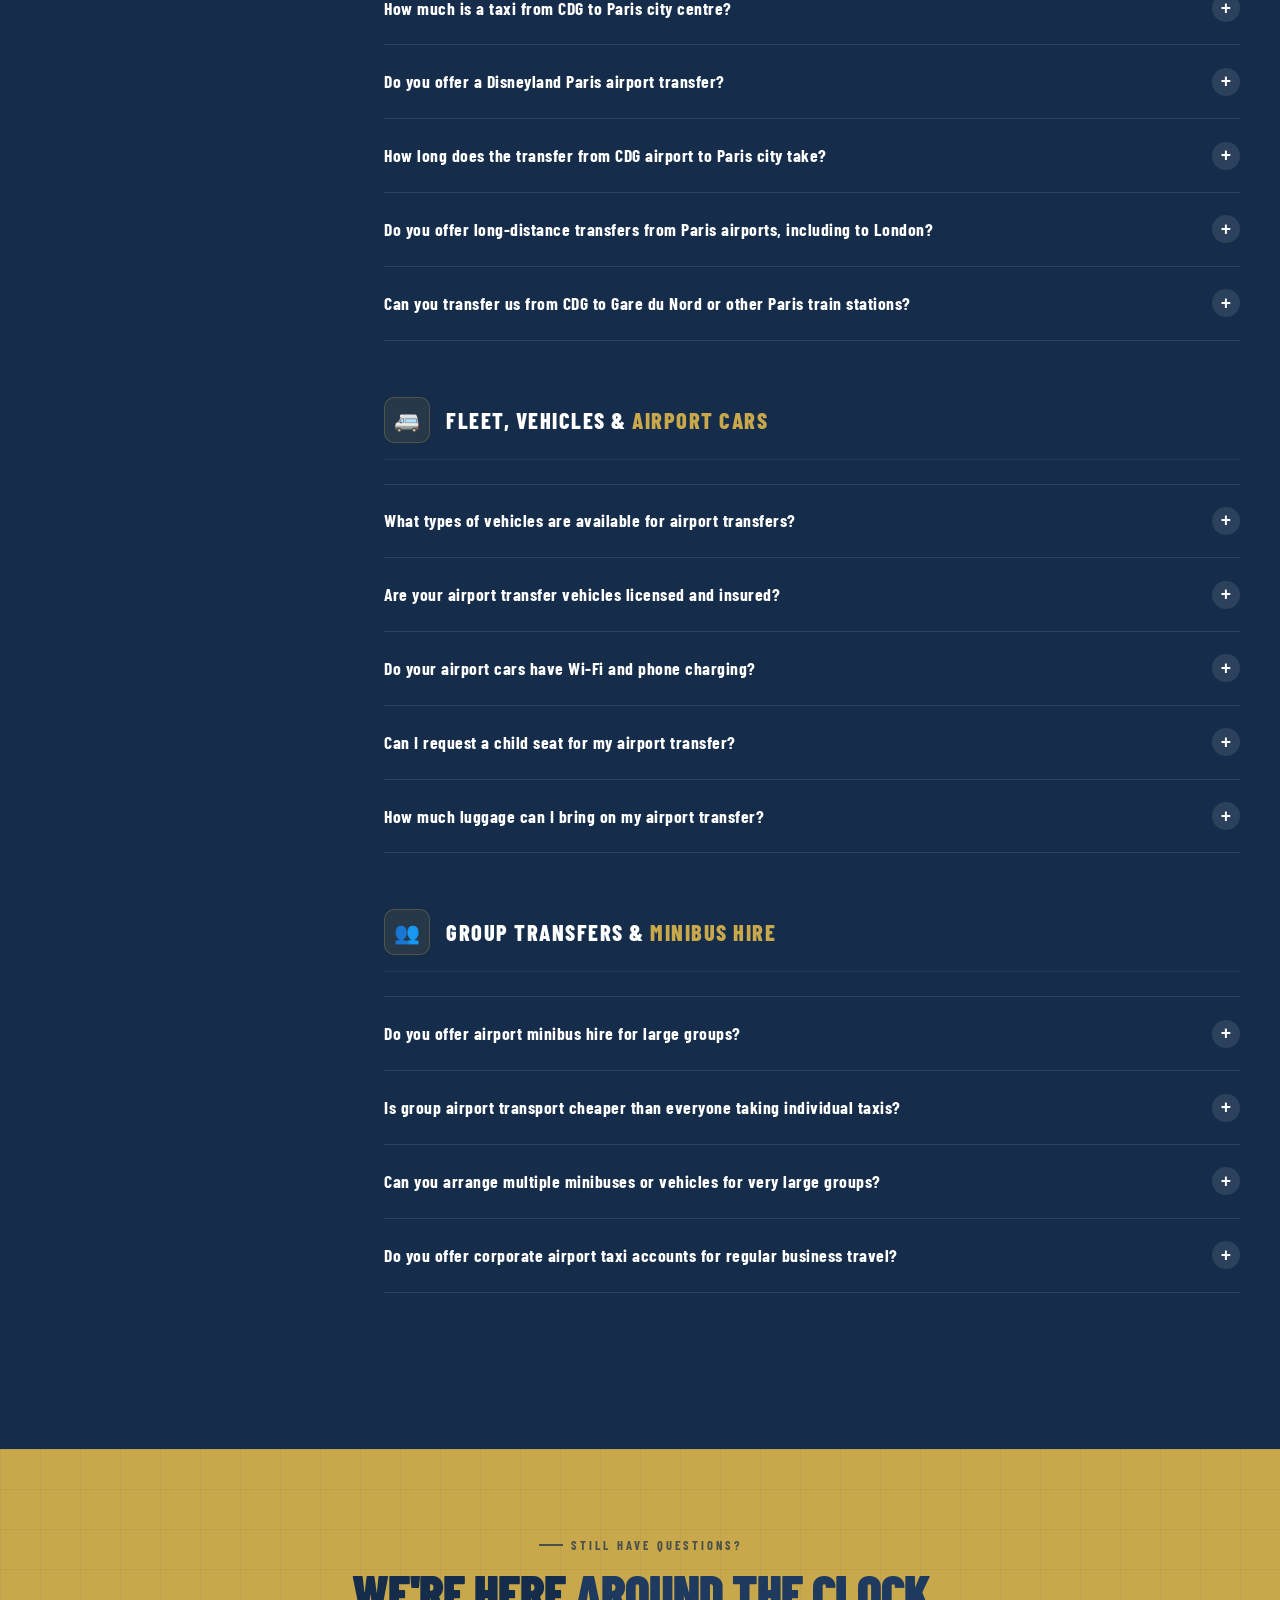
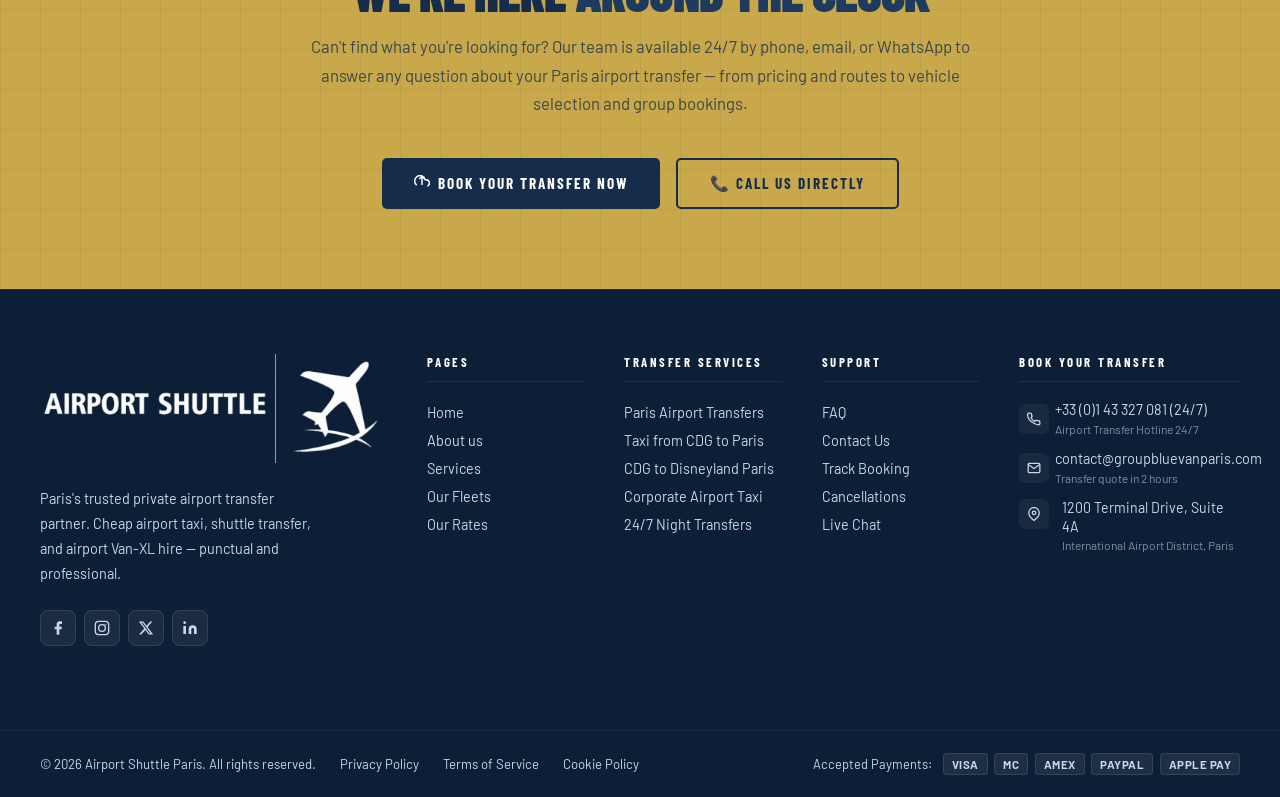
<file: faq.html>
<!DOCTYPE html>
<html lang="en">
<head>
    <meta charset="UTF-8" />
    <meta name="viewport" content="width=device-width, initial-scale=1.0" />
    <!-- Primary SEO -->
    <title>Paris Airport Transfer FAQ | CDG Taxi Questions Answered | Group Blue Van Paris</title>
    <meta name="description" content="Frequently asked questions about Paris airport transfers — booking, pricing, CDG taxi pickups, Disneyland Paris shuttles, airport minibus hire, flight tracking & more. All your transfer questions answered.">
    <meta name="keywords" content="paris airport transfer faq, cheapest airport transfers paris, private airport transfer questions, taxi from cdg to paris questions, disneyland paris airport transfer faq, airport minibus hire questions, cheap airport taxi paris, airport taxi service faq, shuttle transfer faq, book airport transfer">
    <meta name="author" content="Group Blue Van Paris">
    <meta name="robots" content="index, follow">
    <link rel="canonical" href="https://airport-shuttle.fr/faq.html">
    
    <!-- Open Graph -->
    <meta property="og:type" content="website">
    <meta property="og:url" content="https://airport-shuttle.fr/faq.html">
    <meta property="og:title" content="Paris Airport Transfer FAQ | All Your Questions Answered">
    <meta property="og:description" content="Everything you need to know about booking a private airport transfer in Paris — CDG taxi rates, Disneyland shuttles, minibus hire, flight tracking and more.">
    <meta property="og:image" content="https://airport-shuttle.frimg/why-us-groupebluevanparis.png">
    <meta property="og:image:width" content="1200">
    <meta property="og:image:height" content="630">
    <meta property="og:image:alt" content="Paris airport transfer FAQ — Group Blue Van Paris">
    <meta property="og:site_name" content="Group Blue Van Paris">
    <meta property="og:locale" content="en_GB">
    
    <!-- Twitter Card -->
    <meta name="twitter:card" content="summary_large_image">
    <meta name="twitter:url" content="https://airport-shuttle.fr/faq.html">
    <meta name="twitter:title" content="Paris Airport Transfer FAQ | All Your Questions Answered">
    <meta name="twitter:description" content="Everything you need to know about booking a private airport transfer in Paris — CDG rates, Disneyland shuttles, minibus hire, flight tracking and more.">
    <meta name="twitter:image" content="https://airport-shuttle.fr/img/why-us-groupebluevanparis.png">
    <meta name="twitter:image:alt" content="Paris airport transfer FAQ">
    
    <!-- JSON-LD Structured Data -->
    <script type="application/ld+json">
    {
    "@context": "https://schema.org",
    "@type": "FAQPage",
    "url": "https://airport-shuttle.fr/faq.html",
    "name": "Paris Airport Transfer FAQ — Groupe Blue Van Paris",
    "mainEntity": [
        {
        "@type": "Question",
        "name": "How do I book an airport transfer with Group Blue Van Paris?",
        "acceptedAnswer": {
            "@type": "Answer",
            "text": "You can book via our online booking form, by calling us directly, or by email. Provide your flight number, pickup location, destination, date, time, and number of passengers to get a fixed-price confirmation."
        }
        },
        {
        "@type": "Question",
        "name": "Are your airport transfer prices fixed?",
        "acceptedAnswer": {
            "@type": "Answer",
            "text": "Yes, all our airport transfer prices are 100% fixed. No metered fares, no surge pricing, no hidden charges. The price you're quoted when you book is the price you pay."
        }
        },
        {
        "@type": "Question",
        "name": "How much is a taxi from CDG to Paris?",
        "acceptedAnswer": {
            "@type": "Answer",
            "text": "Our taxi from CDG to Paris is available at a fixed flat rate covering all Paris arrondissements. The exact price depends on vehicle type and destination. View our full pricing on the rates page."
        }
        },
        {
        "@type": "Question",
        "name": "Do you offer a Disneyland Paris airport transfer?",
        "acceptedAnswer": {
            "@type": "Answer",
            "text": "Yes. We offer direct private shuttle transfers from both CDG and Orly airports to Disneyland Paris. Airport minibuses are available for families, with child seats on request."
        }
        },
        {
        "@type": "Question",
        "name": "Do you offer airport minibus hire for large groups?",
        "acceptedAnswer": {
            "@type": "Answer",
            "text": "Yes. Our airport minibuses carry 6 to 14 passengers with luggage and are ideal for families, corporate teams, sports clubs, conference delegates, and tour groups."
        }
        },
        {
        "@type": "Question",
        "name": "What happens if my flight is delayed?",
        "acceptedAnswer": {
            "@type": "Answer",
            "text": "We monitor every flight automatically. If your flight is delayed, your driver will adjust their arrival accordingly at no additional charge."
        }
        },
        {
        "@type": "Question",
        "name": "Do you cover Orly and Beauvais airports as well as CDG?",
        "acceptedAnswer": {
            "@type": "Answer",
            "text": "Yes. We cover Charles de Gaulle (all terminals), Paris Orly (terminals 1–4), and Beauvais-Tillé Airport. Meet and greet service is available at all three airports."
        }
        }
    ]
    }
    </script>
 

    <meta name="description" content="Frequently asked questions about Paris airport transfers, private transfer booking, taxi from CDG to Paris, Disneyland Paris airport transfers, airport minibus hire and more." />
    <meta name="keywords" content="paris airport transfer faq, cheapest airport transfers paris, private airport transfer, taxi from cdg to paris, disneyland paris airport transfer, airport minibus hire, cheap airport taxi paris, airport taxi service, shuttle transfer paris" />
    <link rel="preconnect" href="https://fonts.googleapis.com" />
    <link rel="preconnect" href="https://fonts.gstatic.com" crossorigin />
    <link rel="icon" href="img/fav.ico" type="image/x-icon">
    <link href="https://fonts.googleapis.com/css2?family=Barlow+Condensed:wght@300;400;600;700;800;900&family=Barlow:wght@300;400;500;600&display=swap" rel="stylesheet"/>
    <link rel="stylesheet" href="css/styles.css"/>
    <link rel="stylesheet" href="css/about.css"/>
</head>
<body class="faq-page">

    <nav id="mainNav" class="main-nav"></nav>

    <!-- ── PAGE HERO ─────────────────────────────────── -->
    <section class="page-hero">
        <div class="page-hero-bg"></div>
        <div class="page-hero-grid"></div>
        <div class="page-hero-content">
            <h1 class="reveal-up delay-1">
                Airport Transfer
                <em>Questions Answered</em>
            </h1>
            <p class="page-hero-desc reveal-up delay-2">
                Everything you need to know about booking a private airport transfer in Paris — from taxi rates and CDG pickups to Disneyland shuttle transfers and airport minibus hire.
            </p>
            <div class="page-hero-tags reveal-up delay-3">
                <span class="page-hero-tag">Fixed Rates</span>
                <span class="page-hero-tag">No Hidden Fees</span>
                <span class="page-hero-tag">24/7 Support</span>
                <span class="page-hero-tag">Free Flight Monitoring</span>
                <span class="page-hero-tag">All Paris Airports</span>
            </div>
        </div>
    </section>

    <!-- ── QUICK FACTS STRIP ──────────────────────────── -->
    <div class="quick-strip">
        <div class="quick-strip-inner">
            <div class="quick-item">
                <span class="quick-icon">💶</span>
                <div class="quick-text">
                    <strong>Fixed Flat Rates</strong>
                    <span>No surge pricing — ever</span>
                </div>
            </div>
            <div class="quick-item">
                <span class="quick-icon">✈️</span>
                <div class="quick-text">
                    <strong>Flight Tracking</strong>
                    <span>Free on all airport transfers</span>
                </div>
            </div>
            <div class="quick-item">
                <span class="quick-icon">📍</span>
                <div class="quick-text">
                    <strong>Meet &amp; Greet</strong>
                    <span>Driver in arrivals with name board</span>
                </div>
            </div>
            <div class="quick-item">
                <span class="quick-icon">🕐</span>
                <div class="quick-text">
                    <strong>24/7 Available</strong>
                    <span>365 days — including holidays</span>
                </div>
            </div>
        </div>
    </div>

    <!-- ── SEARCH + CATEGORY FILTER ──────────────────── -->
    <section class="faq-search-section">
        <div class="faq-search-inner">
            <p>Search the FAQ</p>
            <div class="faq-search-wrap">
                <input
                    type="text"
                    class="faq-search-input"
                    id="faqSearch"
                    placeholder="e.g. taxi from CDG to Paris, minibus price, Disneyland transfer…"
                    autocomplete="off"
                />
                <span class="faq-search-icon">🔍</span>
            </div>
            <div class="faq-cat-pills">
                <button class="faq-cat-pill active" data-cat="all">All Questions</button>
                <button class="faq-cat-pill" data-cat="booking">Booking</button>
                <button class="faq-cat-pill" data-cat="pricing">Pricing &amp; Rates</button>
                <button class="faq-cat-pill" data-cat="pickup">Pickup &amp; Arrival</button>
                <button class="faq-cat-pill" data-cat="routes">Routes</button>
                <button class="faq-cat-pill" data-cat="fleet">Fleet &amp; Vehicles</button>
                <button class="faq-cat-pill" data-cat="groups">Groups &amp; Minibus</button>
            </div>
        </div>
    </section>

    <!-- ── MAIN FAQ CONTENT ───────────────────────────── -->
    <section class="faq-main">
        <div class="faq-main-inner">

            <!-- Sidebar -->
            <aside class="faq-sidebar">
                <div class="faq-sidebar-nav" id="faqSidebarNav">
                    <button class="faq-nav-item active" data-target="booking">
                        <span class="faq-nav-icon">📋</span> Booking
                        <span class="faq-nav-count">7</span>
                    </button>
                    <button class="faq-nav-item" data-target="pricing">
                        <span class="faq-nav-icon">💶</span> Pricing
                        <span class="faq-nav-count">6</span>
                    </button>
                    <button class="faq-nav-item" data-target="pickup">
                        <span class="faq-nav-icon">✈️</span> Pickup
                        <span class="faq-nav-count">6</span>
                    </button>
                    <button class="faq-nav-item" data-target="routes">
                        <span class="faq-nav-icon">🗺️</span> Routes
                        <span class="faq-nav-count">5</span>
                    </button>
                    <button class="faq-nav-item" data-target="fleet">
                        <span class="faq-nav-icon">🚐</span> Fleet
                        <span class="faq-nav-count">5</span>
                    </button>
                    <button class="faq-nav-item" data-target="groups">
                        <span class="faq-nav-icon">👥</span> Groups
                        <span class="faq-nav-count">4</span>
                    </button>
                </div>

                <div class="sidebar-cta">
                    <h4>Ready to Book?</h4>
                    <p>Get a fixed-rate quote for your Paris airport transfer in seconds.</p>
                    <a href="contact.html" class="sidebar-cta-btn">Book Airport Transfer</a>
                    <div class="sidebar-contact-links">
                        <a href="tel:+33XXXXXXXXX" class="sidebar-contact-link"><span>📞</span> Call Us Now</a>
                        <a href="mailto:info@groupbluevaner.com" class="sidebar-contact-link"><span>✉️</span> Email Us</a>
                        <a href="rates.html" class="sidebar-contact-link"><span>💶</span> View Fixed Rates</a>
                    </div>
                </div>
            </aside>

            <!-- FAQ Content -->
            <div class="faq-content" id="faqContent">

                <!-- NO RESULTS -->
                <div class="faq-no-results" id="faqNoResults">
                    <span class="no-res-icon">🔍</span>
                    <h3>No matching questions found</h3>
                    <p>Try a different search term, or <a href="contact.html" style="color:var(--accent)">contact us directly</a> — we'll answer any question you have about your airport transfer.</p>
                </div>

                <!-- ═══ CATEGORY: BOOKING ═══ -->
                <div class="faq-category scroll-reveal" data-category="booking" id="cat-booking">
                    <div class="faq-category-header">
                        <div class="faq-category-icon">📋</div>
                        <h2>Booking Your <span>Airport Transfer</span></h2>
                    </div>
                    <div class="faq-list">

                        <div class="faq-item open">
                            <button class="faq-q">
                                <span class="faq-q-text">How do I book an airport transfer with Group Blue Van Paris?</span>
                                <span class="faq-icon">+</span>
                            </button>
                            <div class="faq-a open" style="max-height:300px">
                                Booking your Paris airport transfer is quick and simple. You can use our <a href="contact.html">online booking form</a>, call us directly, or send us an email. Provide your flight number, pickup location, destination, date, time, and number of passengers — and we'll confirm your <strong>private airport transfer</strong> with a fixed price instantly. We recommend booking at least 24 hours in advance, though we also accept last-minute transfer bookings subject to availability.
                            </div>
                        </div>

                        <div class="faq-item">
                            <button class="faq-q">
                                <span class="faq-q-text">Can I book an airport transfer for today or for an early morning flight?</span>
                                <span class="faq-icon">+</span>
                            </button>
                            <div class="faq-a">
                                Yes — we offer <strong>24/7 airport taxi service</strong>, 365 days a year including holidays. Whether you have a 4am departure from CDG or a last-minute arrival needing a transfer, contact us directly by phone or email and we'll do our best to accommodate you. Early morning and late-night airport transfers are one of our most popular services.
                            </div>
                        </div>

                        <div class="faq-item">
                            <button class="faq-q">
                                <span class="faq-q-text">Do I need to provide my flight number when booking?</span>
                                <span class="faq-icon">+</span>
                            </button>
                            <div class="faq-a">
                                Yes, and it's important — your flight number allows us to monitor your arrival in real time. We track all incoming flights at <span class="faq-tag">CDG</span> <span class="faq-tag">ORLY</span> and <span class="faq-tag">BEAUVAIS</span>. If your plane is delayed, diverted, or arrives early, your driver will automatically adjust — at no extra charge. This is included with every private airport transfer we offer.
                            </div>
                        </div>

                        <div class="faq-item">
                            <button class="faq-q">
                                <span class="faq-q-text">How far in advance should I book my Paris airport transfer?</span>
                                <span class="faq-icon">+</span>
                            </button>
                            <div class="faq-a">
                                We recommend booking your <strong>airport transfer</strong> at least <strong>24–48 hours in advance</strong> to guarantee vehicle availability, especially during peak travel periods such as school holidays, summer season, and major Paris events. For group bookings, airport minibus hire, and corporate transfers, we suggest booking 72+ hours ahead. That said, we do our best to accommodate last-minute transfer requests.
                            </div>
                        </div>

                        <div class="faq-item">
                            <button class="faq-q">
                                <span class="faq-q-text">Can I book a return airport transfer at the same time?</span>
                                <span class="faq-icon">+</span>
                            </button>
                            <div class="faq-a">
                                Absolutely. Booking a return transfer at the same time is the easiest way to secure both your arrival and departure airport taxi. We'll handle both legs — for example, <strong>taxi from CDG to Paris</strong> on arrival and <strong>Paris to CDG</strong> for your departure — at fixed rates with no surprises. Just include both trip details in your booking request.
                            </div>
                        </div>

                        <div class="faq-item">
                            <button class="faq-q">
                                <span class="faq-q-text">What happens if I need to cancel or change my airport transfer booking?</span>
                                <span class="faq-icon">+</span>
                            </button>
                            <div class="faq-a">
                                We understand that travel plans change. Contact us as early as possible if you need to cancel or modify your <strong>airport transfer</strong> booking. Changes to the date, time, destination, or vehicle type can usually be accommodated free of charge with sufficient notice. Please review our cancellation policy at the time of booking, as conditions may vary depending on transfer type and lead time.
                            </div>
                        </div>

                        <div class="faq-item">
                            <button class="faq-q">
                                <span class="faq-q-text">Is there a confirmation when my airport transfer is booked?</span>
                                <span class="faq-icon">+</span>
                            </button>
                            <div class="faq-a">
                                Yes. Once your <strong>private airport transfer</strong> is confirmed, you'll receive a booking confirmation by email containing all the details: your driver's name, vehicle, registration plate, pickup time, and a fixed price. Before your transfer, you'll also receive your driver's contact number so you can reach them directly on the day.
                            </div>
                        </div>

                    </div>
                </div>

                <!-- ═══ CATEGORY: PRICING ═══ -->
                <div class="faq-category scroll-reveal stagger-1" data-category="pricing" id="cat-pricing">
                    <div class="faq-category-header">
                        <div class="faq-category-icon">💶</div>
                        <h2>Pricing &amp; <span>Transfer Rates</span></h2>
                    </div>
                    <div class="faq-list">

                        <div class="faq-item">
                            <button class="faq-q">
                                <span class="faq-q-text">Are your airport transfer prices fixed or can they change?</span>
                                <span class="faq-icon">+</span>
                            </button>
                            <div class="faq-a">
                                All our airport transfer prices are <strong>100% fixed</strong>. The price you're quoted when you book is the price you pay — no metered fares, no surge pricing, no hidden charges. This is one of the biggest advantages of booking a <strong>private airport transfer</strong> over a regular airport taxi: you always know the total cost upfront. Check our <a href="rates.html">fixed rates page</a> for full pricing.
                            </div>
                        </div>

                        <div class="faq-item">
                            <button class="faq-q">
                                <span class="faq-q-text">Are you the cheapest airport transfer service in Paris?</span>
                                <span class="faq-icon">+</span>
                            </button>
                            <div class="faq-a">
                                We offer some of the <strong>cheapest airport transfer rates</strong> in Paris for private vehicle service. Unlike public shuttles or shared minibuses, you get a <strong>private transfer</strong> — just your group, door to door — at competitive flat rates. We aim to beat most private taxi transfer operators while maintaining a professional, licensed service. <a href="rates.html">Compare our rates</a> to see for yourself.
                            </div>
                        </div>

                        <div class="faq-item">
                            <button class="faq-q">
                                <span class="faq-q-text">Are there extra charges for late-night or early morning airport transfers?</span>
                                <span class="faq-icon">+</span>
                            </button>
                            <div class="faq-a">
                                Our <strong>fixed transfer rates</strong> apply around the clock. However, a <strong>night supplement</strong> may apply for transfers scheduled between <strong>22:00 and 06:00</strong>. This will always be disclosed and included in your quote before you confirm your booking — you'll never be surprised by extra charges on arrival. Please confirm exact pricing at the time of booking.
                            </div>
                        </div>

                        <div class="faq-item">
                            <button class="faq-q">
                                <span class="faq-q-text">Is a tip expected for my airport transfer driver?</span>
                                <span class="faq-icon">+</span>
                            </button>
                            <div class="faq-a">
                                Tips are not expected or required — our airport transfer rates are all-inclusive. However, if you feel your driver provided exceptional service, a gratuity is always appreciated. It is entirely at your discretion. Our drivers are professional and courteous regardless.
                            </div>
                        </div>

                        <div class="faq-item">
                            <button class="faq-q">
                                <span class="faq-q-text">What payment methods do you accept for airport transfers?</span>
                                <span class="faq-icon">+</span>
                            </button>
                            <div class="faq-a">
                                We accept <strong>cash (EUR)</strong> and most major credit and debit cards. Corporate clients can also arrange invoiced payment for regular <strong>airport taxi service</strong> bookings. Payment details are confirmed at the time of booking. For group transfers and minibus hire, a deposit may be required in advance.
                            </div>
                        </div>

                        <div class="faq-item">
                            <button class="faq-q">
                                <span class="faq-q-text">Are airport taxes, tolls, and parking included in the transfer price?</span>
                                <span class="faq-icon">+</span>
                            </button>
                            <div class="faq-a">
                                Yes. Your quoted <strong>airport transfer price</strong> includes all applicable <strong>motorway tolls</strong>, airport access fees, and standard waiting time after your flight lands. There are no bolt-on extras added at the end of your journey. What you're quoted is what you pay — it's that simple.
                            </div>
                        </div>

                    </div>
                </div>

                <!-- ═══ CATEGORY: PICKUP ═══ -->
                <div class="faq-category scroll-reveal stagger-2" data-category="pickup" id="cat-pickup">
                    <div class="faq-category-header">
                        <div class="faq-category-icon">✈️</div>
                        <h2>Pickup, Arrival &amp; <span>Meet &amp; Greet</span></h2>
                    </div>
                    <div class="faq-list">

                        <div class="faq-item">
                            <button class="faq-q">
                                <span class="faq-q-text">Where will my driver meet me at Charles de Gaulle airport?</span>
                                <span class="faq-icon">+</span>
                            </button>
                            <div class="faq-a">
                                Your driver will be waiting in the <strong>arrivals hall</strong> of your terminal at CDG, holding a sign with your name clearly displayed. You'll also receive your driver's name, photo, and vehicle registration before your transfer date. For CDG, please specify your terminal (T1, T2A–G, or T3) when booking so your driver is at the right meeting point.
                            </div>
                        </div>

                        <div class="faq-item">
                            <button class="faq-q">
                                <span class="faq-q-text">What happens if my flight is delayed?</span>
                                <span class="faq-icon">+</span>
                            </button>
                            <div class="faq-a">
                                <strong>Don't worry</strong> — we monitor every flight automatically. If your flight is delayed, your driver will adjust their arrival accordingly. There is <strong>no additional charge</strong> for standard delays. We'll track your flight from departure to landing, so your <strong>airport taxi</strong> will be there when you land, not before or after.
                            </div>
                        </div>

                        <div class="faq-item">
                            <button class="faq-q">
                                <span class="faq-q-text">How long will the driver wait if I'm delayed going through customs or baggage?</span>
                                <span class="faq-icon">+</span>
                            </button>
                            <div class="faq-a">
                                Standard waiting time after your scheduled landing is included at no extra charge — typically <strong>45–60 minutes</strong> for international arrivals (allowing time for immigration and baggage collection). If you anticipate a longer wait, simply contact your driver directly using the number provided in your booking confirmation.
                            </div>
                        </div>

                        <div class="faq-item">
                            <button class="faq-q">
                                <span class="faq-q-text">Can my driver pick me up from my hotel or home address, not just the airport?</span>
                                <span class="faq-icon">+</span>
                            </button>
                            <div class="faq-a">
                                Yes. We provide <strong>door-to-door airport transfers</strong> — not just airport pickups. Your driver will collect you from any address in Paris or the Île-de-France region: hotels, apartments, Airbnbs, corporate offices, train stations, or private residences. Just provide your full pickup address when booking your <strong>private transfer</strong>.
                            </div>
                        </div>

                        <div class="faq-item">
                            <button class="faq-q">
                                <span class="faq-q-text">Do you offer airport transfers from Orly and Beauvais airports as well as CDG?</span>
                                <span class="faq-icon">+</span>
                            </button>
                            <div class="faq-a">
                                Yes. We cover all major Paris-area airports:
                                <br/>• <span class="faq-tag">CDG</span> Charles de Gaulle — all terminals<br/>• <span class="faq-tag">ORLY</span> Paris Orly — terminals 1, 2, 3, and 4<br/>• <span class="faq-tag">BEAUVAIS</span> Beauvais–Tillé Airport<br/>
                                <br/>Meet &amp; greet service is available at all three airports. Specify your airport and terminal when booking your <strong>airport taxi transfer</strong>.
                            </div>
                        </div>

                        <div class="faq-item">
                            <button class="faq-q">
                                <span class="faq-q-text">How do I find my driver at the airport if I can't see the name board?</span>
                                <span class="faq-icon">+</span>
                            </button>
                            <div class="faq-a">
                                Your booking confirmation includes your driver's <strong>direct phone number</strong>. If you have any difficulty locating them on arrival, simply call or message them. Our <strong>24/7 support line</strong> is also available if you need assistance. We'll always make sure you're connected to your airport transfer driver.
                            </div>
                        </div>

                    </div>
                </div>

                <!-- ═══ CATEGORY: ROUTES ═══ -->
                <div class="faq-category scroll-reveal stagger-1" data-category="routes" id="cat-routes">
                    <div class="faq-category-header">
                        <div class="faq-category-icon">🗺️</div>
                        <h2>Transfer Routes &amp; <span>Destinations</span></h2>
                    </div>
                    <div class="faq-list">

                        <div class="faq-item">
                            <button class="faq-q">
                                <span class="faq-q-text">How much is a taxi from CDG to Paris city centre?</span>
                                <span class="faq-icon">+</span>
                            </button>
                            <div class="faq-a">
                                Our <strong>taxi from CDG to Paris</strong> is available at a fixed flat rate — no meter, no surge pricing. The fare covers all Paris arrondissements, hotels near the Champs-Élysées, Eiffel Tower, Marais, and beyond. The exact price depends on vehicle type and destination. <a href="rates.html">View our full CDG to Paris pricing</a> for detailed rates by vehicle class.
                            </div>
                        </div>

                        <div class="faq-item">
                            <button class="faq-q">
                                <span class="faq-q-text">Do you offer a Disneyland Paris airport transfer?</span>
                                <span class="faq-icon">+</span>
                            </button>
                            <div class="faq-a">
                                Yes — <strong>Disneyland Paris airport transfers</strong> are one of our most popular routes. We offer direct <strong>private shuttle transfers</strong> from both CDG and Orly airports straight to Disneyland Paris (Marne-la-Vallée). Our <strong>airport minibuses</strong> are perfect for families with children — child seats available on request, and our drivers know the Disney hotel drop-off points inside out.
                            </div>
                        </div>

                        <div class="faq-item">
                            <button class="faq-q">
                                <span class="faq-q-text">How long does the transfer from CDG airport to Paris city take?</span>
                                <span class="faq-icon">+</span>
                            </button>
                            <div class="faq-a">
                                The journey from <strong>Charles de Gaulle to Paris</strong> city centre typically takes <strong>35–60 minutes</strong> depending on traffic conditions, time of day, and your exact destination. Rush hour (07:30–09:30 and 17:00–19:30) can add significant time. Our drivers are experienced in Paris traffic patterns and use optimal routes. We always plan your <strong>airport taxi</strong> with buffer time for departures.
                            </div>
                        </div>

                        <div class="faq-item">
                            <button class="faq-q">
                                <span class="faq-q-text">Do you offer long-distance transfers from Paris airports, including to London?</span>
                                <span class="faq-icon">+</span>
                            </button>
                            <div class="faq-a">
                                Yes. We offer <strong>long-distance airport transfers</strong> beyond the Paris region, including routes across France and to London via Eurotunnel or ferry. These are available on request. Contact us with your itinerary — departure point, destination, date, and passenger count — and we'll provide a fixed quote for your <strong>private long-distance transfer</strong>.
                            </div>
                        </div>

                        <div class="faq-item">
                            <button class="faq-q">
                                <span class="faq-q-text">Can you transfer us from CDG to Gare du Nord or other Paris train stations?</span>
                                <span class="faq-icon">+</span>
                            </button>
                            <div class="faq-a">
                                Absolutely. We provide <strong>airport transfers</strong> to all major Paris train stations including <strong>Gare du Nord</strong>, Gare de Lyon, Gare Montparnasse, Gare de l'Est, and Gare Saint-Lazare. This is ideal if you're connecting to a Eurostar or TGV after landing. Provide your station and train time when booking so we schedule your <strong>airport taxi</strong> with appropriate buffer time.
                            </div>
                        </div>

                    </div>
                </div>

                <!-- ═══ CATEGORY: FLEET ═══ -->
                <div class="faq-category scroll-reveal stagger-2" data-category="fleet" id="cat-fleet">
                    <div class="faq-category-header">
                        <div class="faq-category-icon">🚐</div>
                        <h2>Fleet, Vehicles &amp; <span>Airport Cars</span></h2>
                    </div>
                    <div class="faq-list">

                        <div class="faq-item">
                            <button class="faq-q">
                                <span class="faq-q-text">What types of vehicles are available for airport transfers?</span>
                                <span class="faq-icon">+</span>
                            </button>
                            <div class="faq-a">
                                Our fleet includes:<br/><br/>
                                • <strong>Standard Saloon Cars</strong> — up to 3 passengers + luggage <span class="faq-tag">Economy</span><br/>
                                • <strong>Executive SUVs / MPVs</strong> — up to 6 passengers <span class="faq-tag">Business</span><br/>
                                • <strong>Airport Minibuses</strong> — 6 to 14 passengers <span class="faq-tag">Groups</span><br/><br/>
                                All vehicles are clean, fully licensed, and regularly inspected. Visit our <a href="fleet.html">fleet page</a> to see full specifications and choose the right <strong>airport car</strong> for your group.
                            </div>
                        </div>

                        <div class="faq-item">
                            <button class="faq-q">
                                <span class="faq-q-text">Are your airport transfer vehicles licensed and insured?</span>
                                <span class="faq-icon">+</span>
                            </button>
                            <div class="faq-a">
                                Yes — all vehicles in our fleet are <strong>fully licensed, registered, and insured</strong> for private hire airport transport in France. All drivers are background-checked, professionally trained, and hold valid VTC (Voiture de Transport avec Chauffeur) licences. You can travel with complete confidence that your <strong>airport taxi transfer</strong> meets all legal and safety requirements.
                            </div>
                        </div>

                        <div class="faq-item">
                            <button class="faq-q">
                                <span class="faq-q-text">Do your airport cars have Wi-Fi and phone charging?</span>
                                <span class="faq-icon">+</span>
                            </button>
                            <div class="faq-a">
                                Our executive vehicles and <strong>airport minibuses</strong> offer onboard Wi-Fi and USB charging points as standard. Standard saloon <strong>airport cars</strong> may vary — please mention this requirement at the time of booking and we'll do our best to assign a suitable vehicle. All vehicles are air-conditioned and equipped with water for passengers.
                            </div>
                        </div>

                        <div class="faq-item">
                            <button class="faq-q">
                                <span class="faq-q-text">Can I request a child seat for my airport transfer?</span>
                                <span class="faq-icon">+</span>
                            </button>
                            <div class="faq-a">
                                Yes — child seats and booster seats are available on request at no extra charge. Please specify the age and weight of your child when booking so we can fit the correct seat. This is especially popular on our <strong>Disneyland Paris airport transfer</strong> runs and <strong>CDG family transfers</strong>. We'll have the seat fitted and ready before pickup.
                            </div>
                        </div>

                        <div class="faq-item">
                            <button class="faq-q">
                                <span class="faq-q-text">How much luggage can I bring on my airport transfer?</span>
                                <span class="faq-icon">+</span>
                            </button>
                            <div class="faq-a">
                                Luggage capacity depends on the vehicle. Standard saloon <strong>airport cars</strong> fit 2–3 standard checked bags plus carry-ons. Executive SUVs handle larger groups with more luggage. <strong>Airport minibuses</strong> can accommodate significant amounts of baggage for group travel. Please mention any oversized or excess luggage (ski equipment, golf bags, pushchairs) when booking so we assign the right vehicle.
                            </div>
                        </div>

                    </div>
                </div>

                <!-- ═══ CATEGORY: GROUPS ═══ -->
                <div class="faq-category scroll-reveal stagger-3" data-category="groups" id="cat-groups">
                    <div class="faq-category-header">
                        <div class="faq-category-icon">👥</div>
                        <h2>Group Transfers &amp; <span>Minibus Hire</span></h2>
                    </div>
                    <div class="faq-list">

                        <div class="faq-item">
                            <button class="faq-q">
                                <span class="faq-q-text">Do you offer airport minibus hire for large groups?</span>
                                <span class="faq-icon">+</span>
                            </button>
                            <div class="faq-a">
                                Yes — <strong>airport minibus hire</strong> is one of our core services. Our minibuses carry <strong>6 to 14 passengers</strong> with luggage and are ideal for family groups, corporate teams, sports clubs, school trips, conference delegates, and tour groups. All minibus transfers include a meet &amp; greet at arrivals, fixed pricing, and a professional licensed driver. Contact us with your group size and travel dates for a quote.
                            </div>
                        </div>

                        <div class="faq-item">
                            <button class="faq-q">
                                <span class="faq-q-text">Is group airport transport cheaper than everyone taking individual taxis?</span>
                                <span class="faq-icon">+</span>
                            </button>
                            <div class="faq-a">
                                Almost always, yes. A shared <strong>airport minibus</strong> for your group works out significantly cheaper per person than multiple individual <strong>airport taxis</strong>. You also have the convenience of everyone travelling together, door to door, at one fixed price with no coordination needed. For groups of 4 or more, <strong>minibus hire</strong> is usually the most cost-effective and stress-free option.
                            </div>
                        </div>

                        <div class="faq-item">
                            <button class="faq-q">
                                <span class="faq-q-text">Can you arrange multiple minibuses or vehicles for very large groups?</span>
                                <span class="faq-icon">+</span>
                            </button>
                            <div class="faq-a">
                                Yes. For large groups exceeding 14 passengers — conferences, corporate events, sports teams, or tour groups — we can coordinate <strong>multiple airport minibuses and vehicles</strong> departing simultaneously or in convoy. Contact us with full group details (passenger count, departure point, destination, date) and we'll provide a coordinated <strong>group airport transport</strong> plan with fixed pricing.
                            </div>
                        </div>

                        <div class="faq-item">
                            <button class="faq-q">
                                <span class="faq-q-text">Do you offer corporate airport taxi accounts for regular business travel?</span>
                                <span class="faq-icon">+</span>
                            </button>
                            <div class="faq-a">
                                Yes — we offer <strong>corporate airport taxi service</strong> accounts for businesses that require regular, reliable airport transfers for employees, clients, and guests. Benefits include priority booking, monthly invoicing, dedicated account management, and discreet executive vehicles. If your company needs a dependable <strong>private airport transfer</strong> partner in Paris, <a href="contact.html">get in touch</a> to discuss a tailored arrangement.
                            </div>
                        </div>

                    </div>
                </div>

            </div><!-- /faq-content -->
        </div><!-- /faq-main-inner -->
    </section>

    <!-- ── STILL HAVE QUESTIONS ───────────────────────── -->
    <section class="faq-cta-section">
        <div class="faq-cta-inner">
            <div class="section-label accent scroll-reveal" style="justify-content:center;color:var(--navy-dark);opacity:.7;">Still Have Questions?</div>
            <h2 class="scroll-reveal">We're Here <span>Around the Clock</span></h2>
            <p class="scroll-reveal">
                Can't find what you're looking for? Our team is available 24/7 by phone, email, or WhatsApp to answer any question about your Paris airport transfer — from pricing and routes to vehicle selection and group bookings.
            </p>
            <div class="faq-cta-btns scroll-reveal">
                <a href="contact.html" class="btn-cta-dark">
                    <svg width="16" height="16" viewBox="0 0 24 24" fill="none" stroke="currentColor" stroke-width="2.2"><path d="M8 6l4-4 4 4M12 2v13"/><path d="M20 16.58A5 5 0 0018 7h-1.26A8 8 0 104 15.25"/></svg>
                    Book Your Transfer Now
                </a>
                <a href="tel:+330143327081" class="btn-cta-outline-dark">📞 Call Us Directly</a>
            </div>
        </div>
    </section>

    <div id="footer"></div>

    <button class="scroll-top" id="scrollTop" aria-label="Back to top" type="button">↑</button>

    <script>
        /* ── NAVBAR / FOOTER INJECTION ── */
        const initInjectedChrome = () => {
            if (window.initializeSiteChrome) window.initializeSiteChrome();
        };
        Promise.all([
            fetch("navbar.html").then(r => r.text()).then(d => { document.getElementById("mainNav").innerHTML = d; }),
            fetch("footer.html").then(r => r.text()).then(d => { document.getElementById("footer").innerHTML = d; })
        ]).then(() => {
            if (window.initializeSiteChrome) initInjectedChrome();
            else window.addEventListener("load", initInjectedChrome, { once: true });
        }).catch(() => {});

        /* ── ACCORDION ── */
        document.querySelectorAll('.faq-q').forEach(btn => {
            btn.addEventListener('click', () => {
                const item = btn.closest('.faq-item');
                const ans  = item.querySelector('.faq-a');
                const isOpen = item.classList.contains('open');
                // Close siblings in same list
                const siblings = item.closest('.faq-list').querySelectorAll('.faq-item');
                siblings.forEach(s => {
                    s.classList.remove('open');
                    const a = s.querySelector('.faq-a');
                    a.style.maxHeight = '0';
                    a.classList.remove('open');
                });
                if (!isOpen) {
                    item.classList.add('open');
                    ans.style.maxHeight = ans.scrollHeight + 'px';
                    ans.classList.add('open');
                }
            });
        });
        // Init first item open
        (() => {
            const firstItem = document.querySelector('.faq-item.open');
            if (firstItem) {
                const ans = firstItem.querySelector('.faq-a');
                ans.style.maxHeight = ans.scrollHeight + 'px';
            }
        })();

        /* ── CATEGORY FILTER (pills) ── */
        const catPills = document.querySelectorAll('.faq-cat-pill');
        const categories = document.querySelectorAll('.faq-category');
        catPills.forEach(pill => {
            pill.addEventListener('click', () => {
                catPills.forEach(p => p.classList.remove('active'));
                pill.classList.add('active');
                const cat = pill.dataset.cat;
                categories.forEach(c => {
                    c.style.display = (cat === 'all' || c.dataset.category === cat) ? 'block' : 'none';
                });
                // Update sidebar
                sidebarBtns.forEach(b => b.classList.remove('active'));
                if (cat !== 'all') {
                    const sb = document.querySelector(`.faq-nav-item[data-target="${cat}"]`);
                    if (sb) sb.classList.add('active');
                }
                checkNoResults();
            });
        });

        /* ── SIDEBAR NAV ── */
        const sidebarBtns = document.querySelectorAll('.faq-nav-item');
        sidebarBtns.forEach(btn => {
            btn.addEventListener('click', () => {
                sidebarBtns.forEach(b => b.classList.remove('active'));
                btn.classList.add('active');
                const target = btn.dataset.target;
                categories.forEach(c => {
                    c.style.display = (c.dataset.category === target) ? 'block' : 'none';
                });
                catPills.forEach(p => p.classList.remove('active'));
                const matchPill = document.querySelector(`.faq-cat-pill[data-cat="${target}"]`);
                if (matchPill) matchPill.classList.add('active');
                checkNoResults();
                document.getElementById('cat-' + target).scrollIntoView({ behavior: 'smooth', block: 'start' });
            });
        });

        /* ── SEARCH ── */
        const searchInput = document.getElementById('faqSearch');
        searchInput.addEventListener('input', () => {
            const q = searchInput.value.toLowerCase().trim();
            if (!q) {
                // Reset
                catPills.forEach(p => p.classList.remove('active'));
                document.querySelector('.faq-cat-pill[data-cat="all"]').classList.add('active');
                categories.forEach(c => c.style.display = 'block');
                document.querySelectorAll('.faq-item').forEach(i => i.style.display = 'block');
                checkNoResults();
                return;
            }
            let anyVisible = false;
            categories.forEach(cat => {
                let catHasMatch = false;
                cat.querySelectorAll('.faq-item').forEach(item => {
                    const text = item.textContent.toLowerCase();
                    const match = text.includes(q);
                    item.style.display = match ? 'block' : 'none';
                    if (match) { catHasMatch = true; anyVisible = true; }
                });
                cat.style.display = catHasMatch ? 'block' : 'none';
            });
            document.getElementById('faqNoResults').classList.toggle('visible', !anyVisible);
        });

        function checkNoResults() {
            const any = Array.from(categories).some(c => c.style.display !== 'none');
            document.getElementById('faqNoResults').classList.toggle('visible', !any);
        }

        /* ── SCROLL REVEAL ── */
        const observer = new IntersectionObserver((entries) => {
            entries.forEach(e => { if (e.isIntersecting) { e.target.classList.add('visible'); observer.unobserve(e.target); } });
        }, { threshold: 0.1 });
        document.querySelectorAll('.scroll-reveal').forEach(el => observer.observe(el));

        /* ── SCROLL TO TOP ── */
        const scrollTopBtn = document.getElementById('scrollTop');
        window.addEventListener('scroll', () => {
            scrollTopBtn.classList.toggle('visible', window.scrollY > 400);
        });
        scrollTopBtn.addEventListener('click', () => window.scrollTo({ top: 0, behavior: 'smooth' }));
    </script>

    <script>
        (function(){
        /* Remove any existing Google toolbar iframes immediately */
        function killGoogleBar(){
            document.querySelectorAll(
            '.goog-te-banner-frame, iframe.goog-te-banner-frame, .skiptranslate iframe'
            ).forEach(function(el){ el.style.display='none'; });
            /* Also undo Google's body position shift */
            document.body.style.top      = '0';
            document.body.style.position = '';
            document.documentElement.style.marginTop = '0';
        }
        
        /* Watch for Google injecting the toolbar after load */
        var obs = new MutationObserver(function(mutations){
            mutations.forEach(function(m){
            m.addedNodes.forEach(function(node){
                if(node.nodeType===1 && (
                node.classList&&(
                    node.classList.contains('goog-te-banner-frame')||
                    node.classList.contains('skiptranslate')
                )
                )){ node.style.display='none'; }
            });
            });
            killGoogleBar();
        });
        
        function startObserver(){
            killGoogleBar();
            obs.observe(document.documentElement,{childList:true,subtree:true});
            /* Belt-and-suspenders: also check every 300 ms for 5 s after load */
            var t=0;
            var iv=setInterval(function(){ killGoogleBar(); if(++t>16) clearInterval(iv); },300);
        }
        
        if(document.readyState==='loading'){
            document.addEventListener('DOMContentLoaded',startObserver);
        } else {
            startObserver();
        }
        })();
    </script>

    <script src="js/script.js"></script>
</body>
</html>
</file>
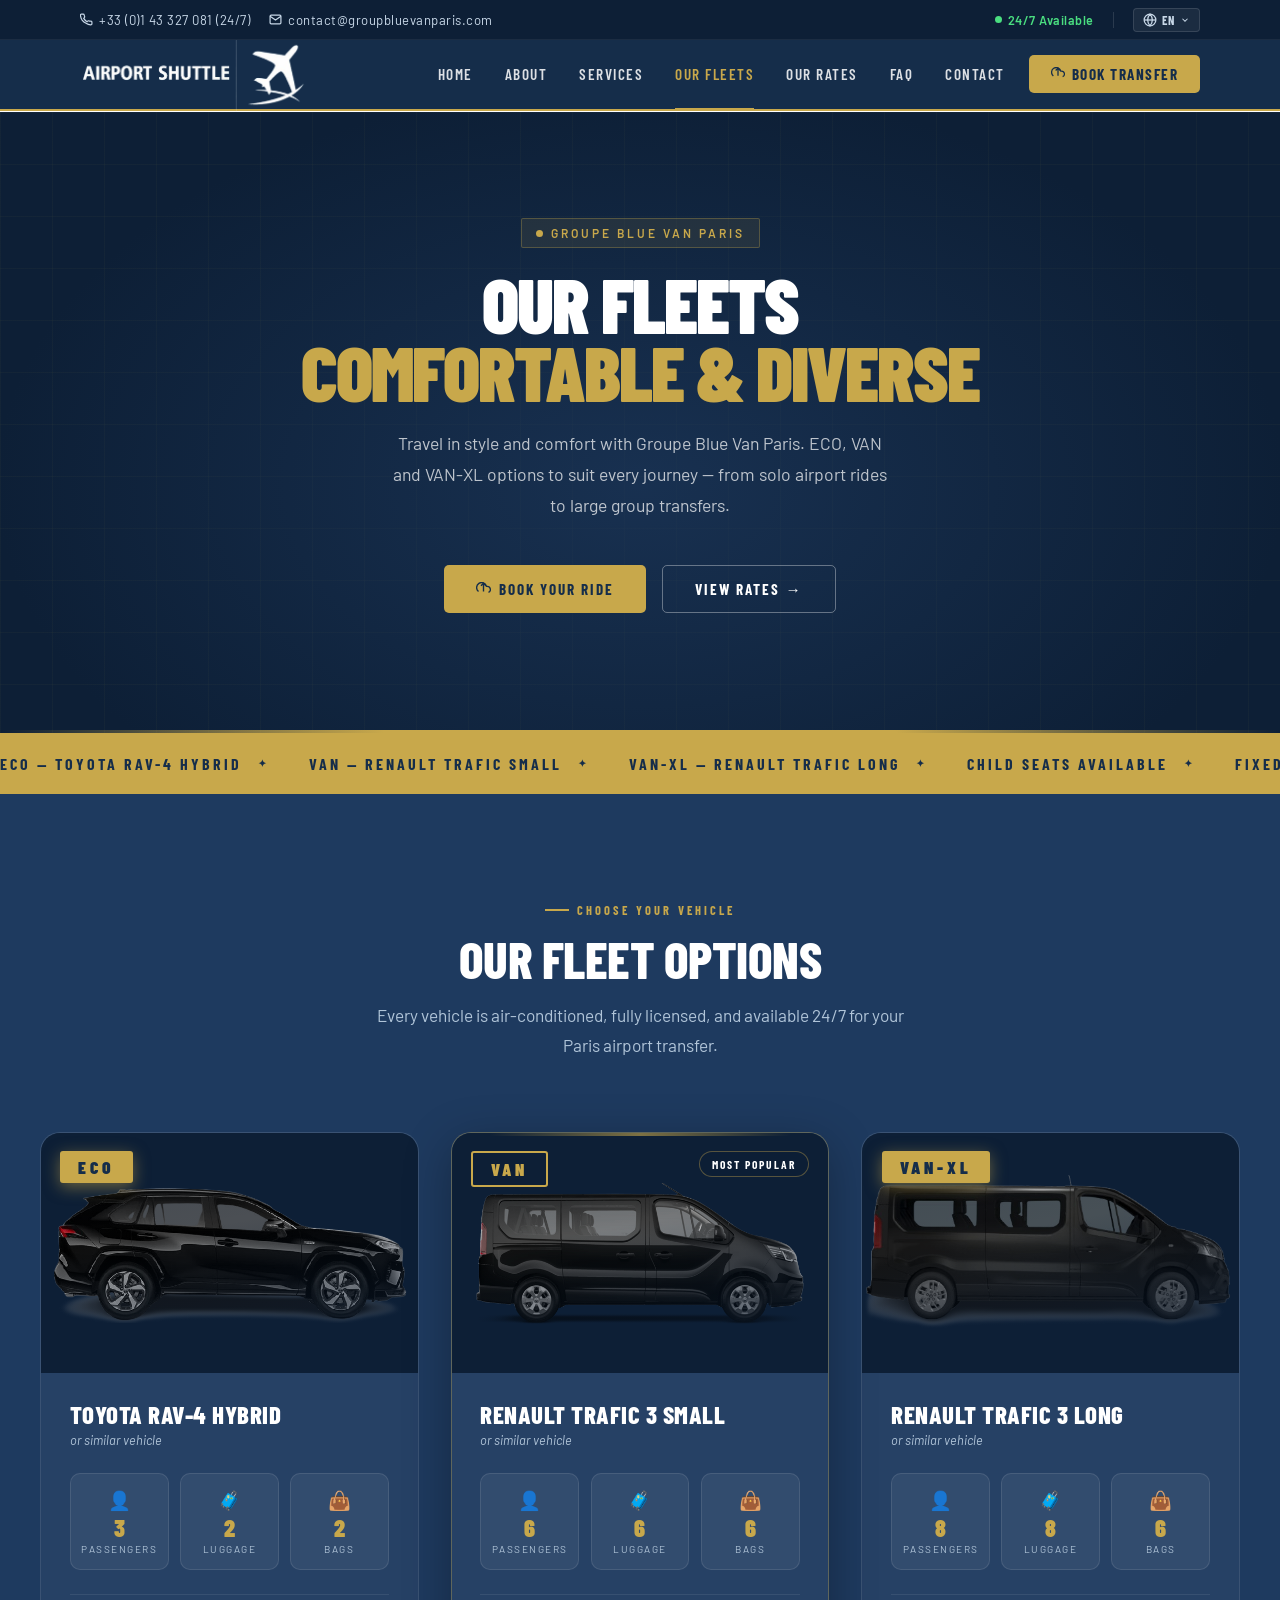
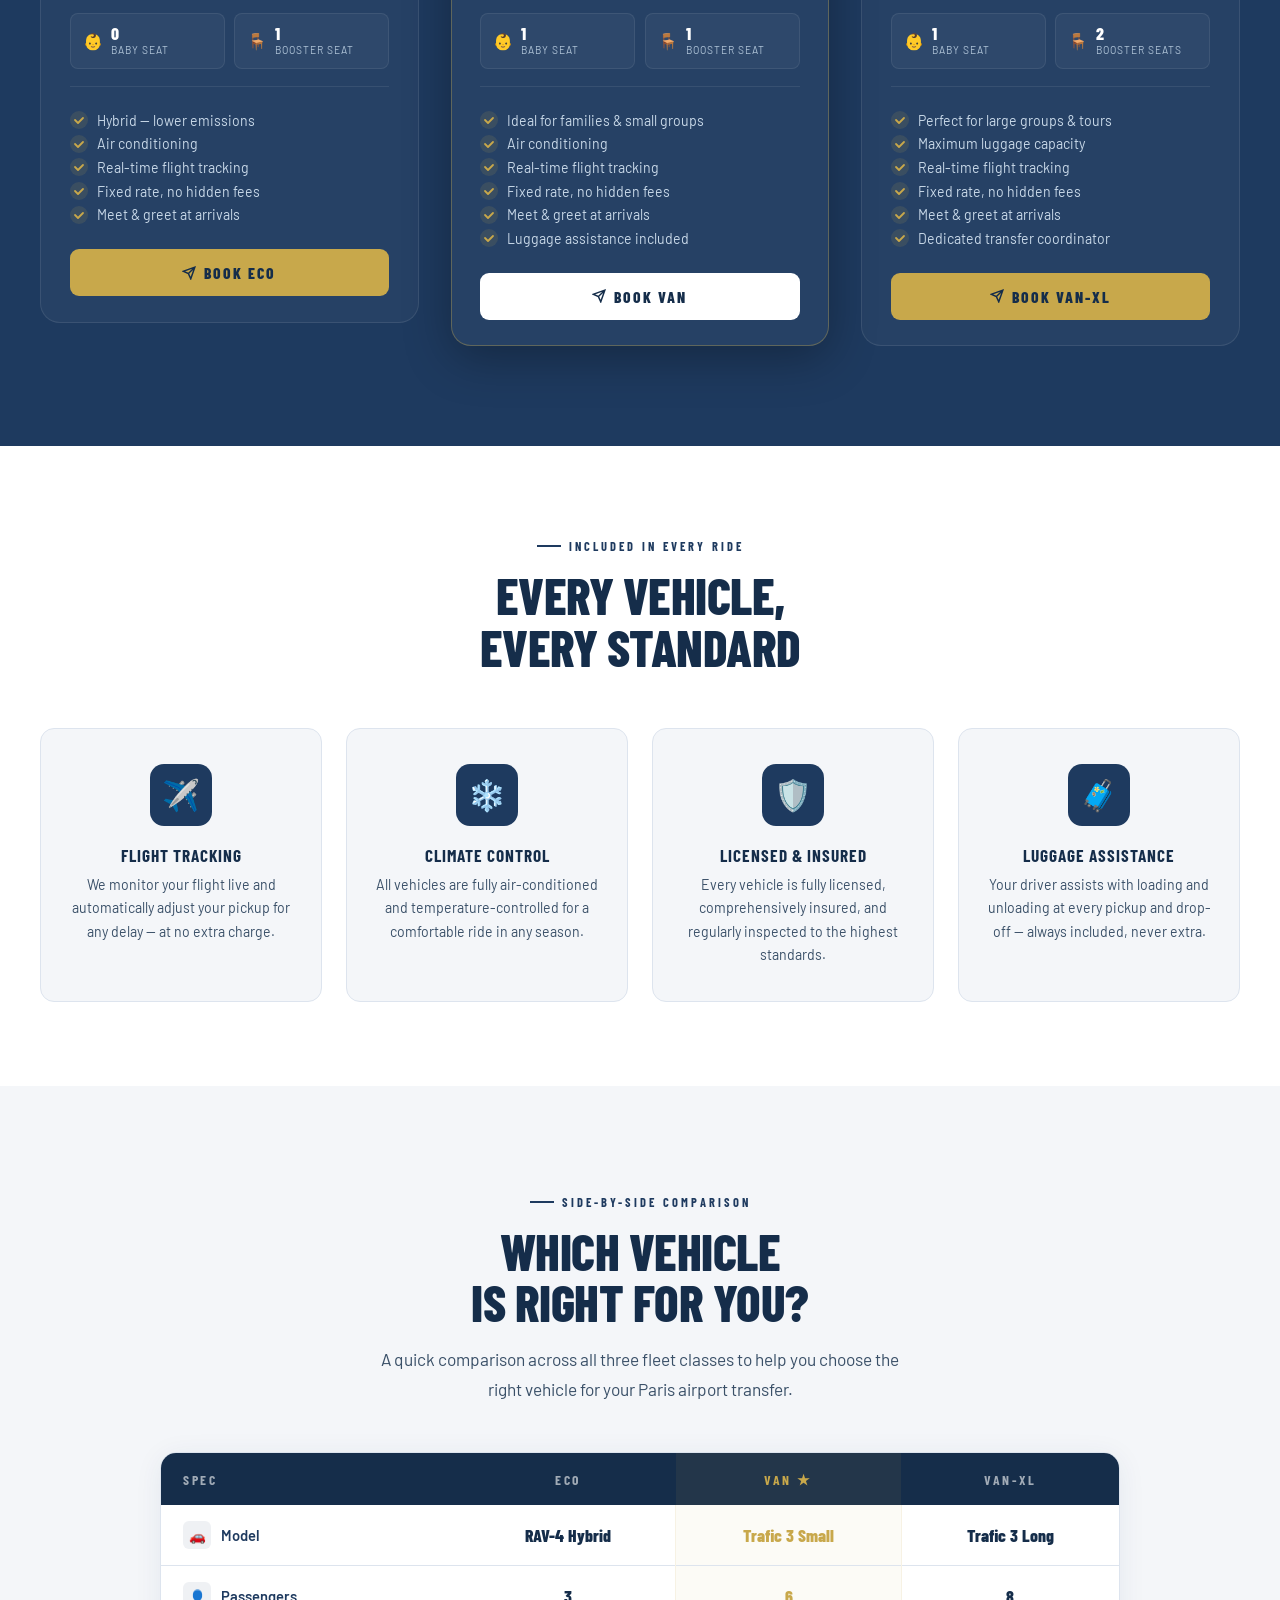
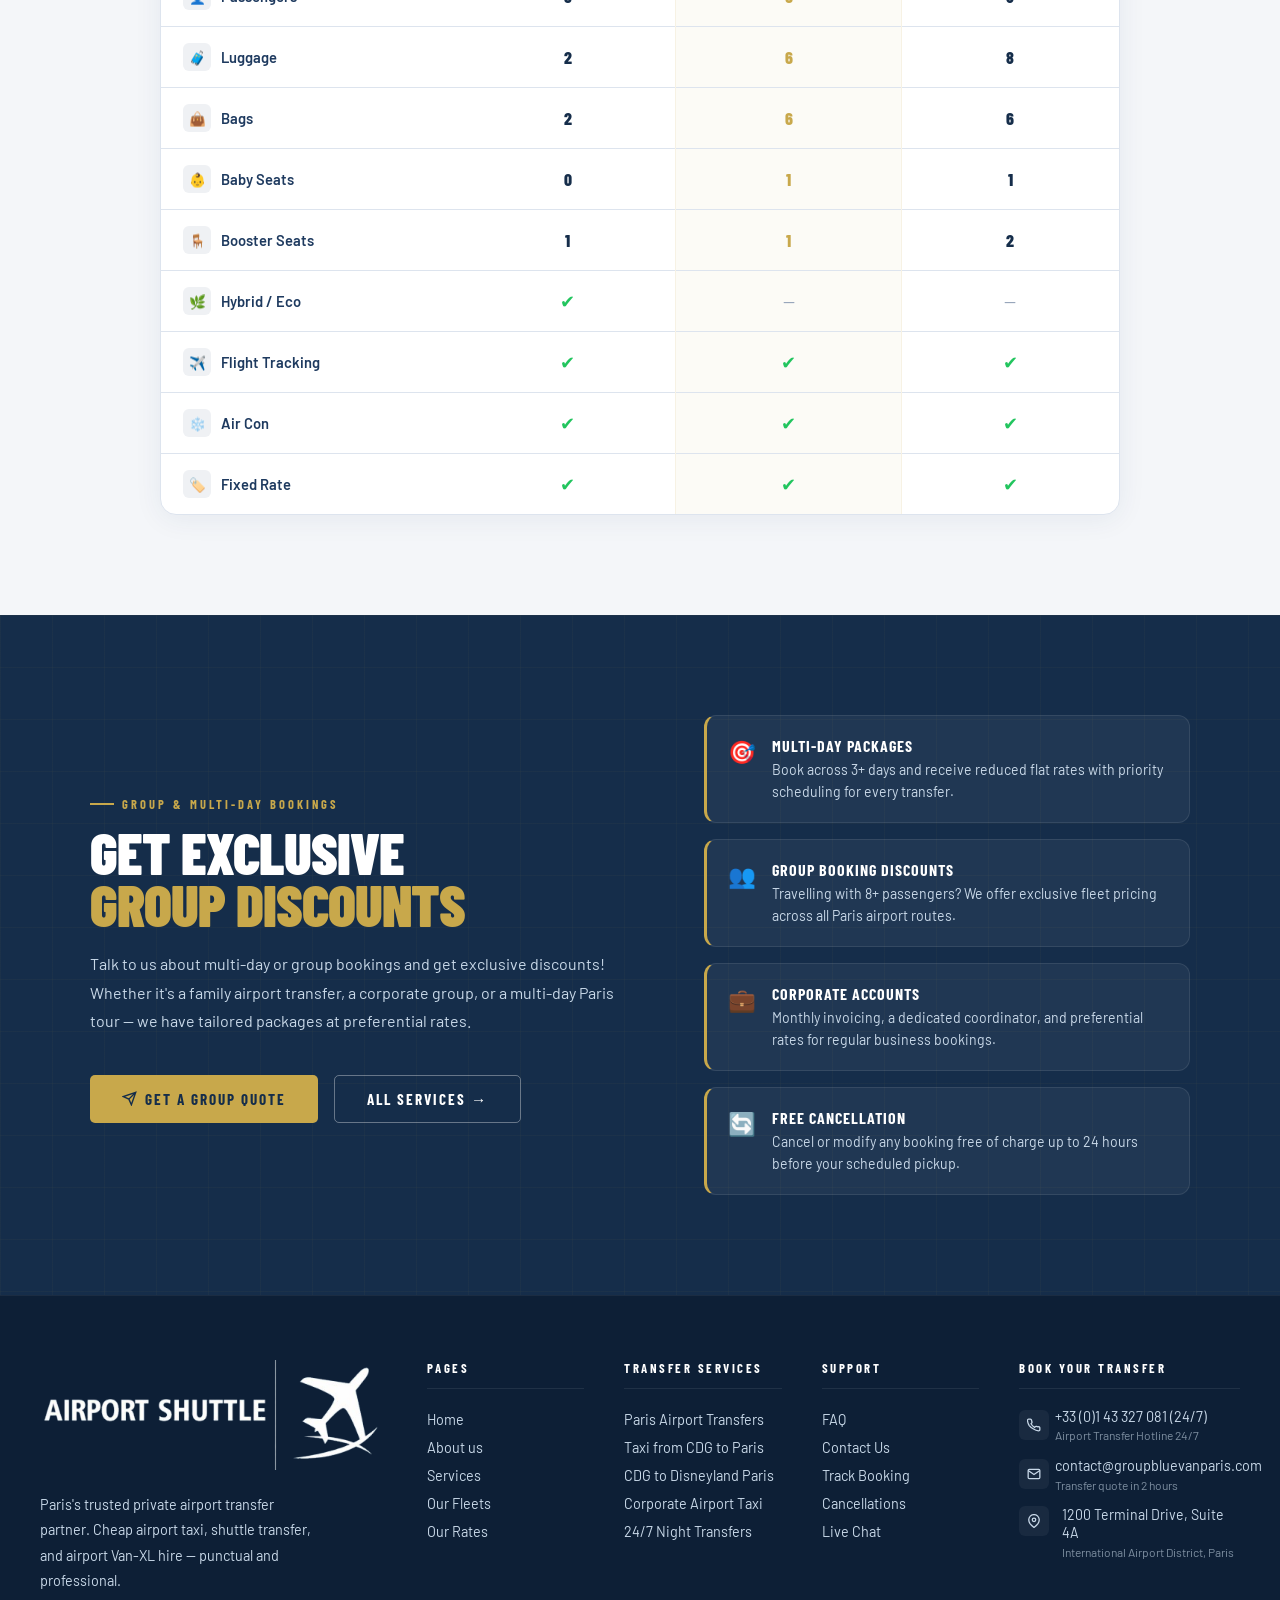
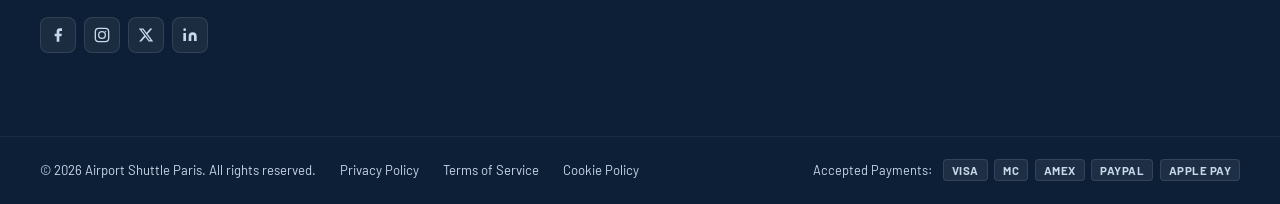
<file: fleet.html>
<!DOCTYPE html>
<html lang="en">
<head>
    <meta charset="UTF-8" />
    <meta name="viewport" content="width=device-width, initial-scale=1.0" />
    <!-- Primary SEO -->
    <title>Airport Transfer Fleet | Cars, SUVs & Van-XLes Paris | Group Blue Van Paris</title>
    <meta name="description" content="Browse our private airport transfer fleet in Paris: standard saloon cars, executive SUVs, and 6–14 seat airport Van-XLes. All licensed, insured, and air-conditioned. Fixed rates from CDG & Orly.">
    <meta name="keywords" content="airport cars paris, airport Van-XL hire paris, private transfer vehicle, executive airport car paris, airport taxi fleet, Van-XL hire cdg, airport transport vehicles, cheap airport taxi cars, airport Van-XL paris, private hire car paris">
    <meta name="author" content="Group Blue Van Paris">
    <meta name="robots" content="index, follow">
    <link rel="canonical" href="https://airport-shuttle.fr/fleet.html">
    
    <!-- Open Graph -->
    <meta property="og:type" content="website">
    <meta property="og:url" content="https://airport-shuttle.fr/fleet.html">
    <meta property="og:title" content="Airport Transfer Fleet Paris | Cars, SUVs & Van-XLes | Group Blue Van Paris">
    <meta property="og:description" content="Standard cars, executive SUVs & 6–14 seat Van-XLes for private airport transfers in Paris. All fully licensed, insured, and available 24/7 from CDG & Orly.">
    <meta property="og:image" content="https://airport-shuttle.fr/img/standard XL.png">
    <meta property="og:image:width" content="1200">
    <meta property="og:image:height" content="630">
    <meta property="og:image:alt" content="Group Blue Van Paris airport transfer fleet">
    <meta property="og:site_name" content="Group Blue Van Paris">
    <meta property="og:locale" content="en_GB">
    
    <!-- Twitter Card -->
    <meta name="twitter:card" content="summary_large_image">
    <meta name="twitter:url" content="https://airport-shuttle.fr/fleet.html">
    <meta name="twitter:title" content="Airport Transfer Fleet Paris | Cars, SUVs & Van-XLes">
    <meta name="twitter:description" content="Standard cars, executive SUVs & 6–14 seat Van-XLes. All fully licensed, insured, and available 24/7 from CDG & Orly airports.">
    <meta name="twitter:image" content="https://airport-shuttle.fr/img/standard XL.png">
    <meta name="twitter:image:alt" content="Group Blue Van Paris transfer fleet vehicles">
    
    <!-- JSON-LD Structured Data -->
    <script type="application/ld+json">
    {
    "@context": "https://schema.org",
    "@type": "ItemList",
    "name": "Airport Transfer Fleet — Group Blue Van Paris",
    "url": "https://airport-shuttle.fr/fleet.html",
    "description": "Our range of private hire vehicles for airport transfers in Paris.",
    "itemListElement": [
        {
        "@type": "ListItem",
        "position": 1,
        "name": "Economy Car",
        "description": "Economy airport transfer car for up to 3 passengers from CDG or Orly to Paris."
        },
        {
        "@type": "ListItem",
        "position": 2,
        "name": "Van",
        "description": "Premium airport transfer vehicle for up to 6 passengers. Wi-Fi and phone charging included."
        },
        {
        "@type": "ListItem",
        "position": 3,
        "name": "Van-XL 6–8 Seats",
        "description": "Group airport Van-XL hire for families and small groups from CDG and Orly."
        }
    ]
    }
    </script>
 
    <meta name="description" content="Explore Groupe Blue Van Paris's comfortable and diverse fleet — ECO Toyota RAV-4 Hybrid, VAN Renault Trafic Small, and VAN-XL Renault Trafic Long. Book your Paris airport transfer today." />
    <link rel="preconnect" href="https://fonts.googleapis.com" />
    <link rel="preconnect" href="https://fonts.gstatic.com" crossorigin />
    <link href="https://fonts.googleapis.com/css2?family=Barlow+Condensed:wght@300;400;600;700;800;900&family=Barlow:wght@300;400;500;600&display=swap" rel="stylesheet"/>
    <link rel="stylesheet" href="css/styles.css"/>
    <link rel="stylesheet" href="css/about.css"/>
    <link rel="icon" href="img/fav.ico" type="image/x-icon">
</head>
<body>

    <nav id="mainNav" class="main-nav"></nav>

    <!-- ════════════════════════════════════════
         HERO
    ════════════════════════════════════════ -->
    <section class="flt-hero">
        <div class="flt-hero-grid"></div>
        <div class="flt-hero-radial"></div>
        <div class="flt-hero-bar"></div>
        <div class="flt-hero-inner">
            <div class="hero-tag reveal-up delay-0">
                <span class="hero-tag-dot"></span>
                Groupe Blue Van Paris
            </div>
            <h1 class="reveal-up delay-1">
                Our Fleets
                <span class="line-accent">Comfortable &amp; Diverse</span>
            </h1>
            <p class="flt-hero-sub reveal-up delay-2">
                Travel in style and comfort with Groupe Blue Van Paris. ECO, VAN and VAN-XL options to suit every journey — from solo airport rides to large group transfers.
            </p>
            <div class="flt-cta-row reveal-up delay-3">
                <a href="contact.html" class="btn-primary">
                    <svg width="15" height="15" viewBox="0 0 24 24" fill="none" stroke="currentColor" stroke-width="2.2"><path d="M8 6l4-4 4 4M12 2v13"/><path d="M20 16.58A5 5 0 0018 7h-1.26A8 8 0 104 15.25"/></svg>
                    Book Your Ride
                </a>
                <a href="rates.html" class="btn-outline">View Rates →</a>
            </div>
        </div>
    </section>

    <!-- MARQUEE -->
    <div class="divider-banner">
        <div class="divider-track">
            <span class="divider-item">ECO — Toyota RAV-4 Hybrid</span>
            <span class="divider-item">VAN — Renault Trafic Small</span>
            <span class="divider-item">VAN-XL — Renault Trafic Long</span>
            <span class="divider-item">Child Seats Available</span>
            <span class="divider-item">Fixed Rate Transfers</span>
            <span class="divider-item">24/7 Airport Ride Service</span>
            <span class="divider-item">ECO — Toyota RAV-4 Hybrid</span>
            <span class="divider-item">VAN — Renault Trafic Small</span>
            <span class="divider-item">VAN-XL — Renault Trafic Long</span>
            <span class="divider-item">Child Seats Available</span>
            <span class="divider-item">Fixed Rate Transfers</span>
            <span class="divider-item">24/7 Airport Ride Service</span>
        </div>
    </div>

    <!-- ════════════════════════════════════════
         VEHICLE CARDS
    ════════════════════════════════════════ -->
    <section class="flt-section" id="fleet">
        <div class="flt-inner">
            <div class="flt-header">
                <div class="section-label accent scroll-reveal">Choose Your Vehicle</div>
                <h2 class="section-title light scroll-reveal">Our Fleet Options</h2>
                <p class="section-sub muted scroll-reveal">Every vehicle is air-conditioned, fully licensed, and available 24/7 for your Paris airport transfer.</p>
            </div>

            <div class="flt-cards">

                <!-- ECO -->
                <div class="flt-card flt-card--eco scroll-reveal stagger-1">
                    <div class="flt-img">
                        <img src="img/economic.png"
                             alt="Toyota RAV-4 Hybrid ECO airport transfer Paris"
                             onerror="this.src='https://images.unsplash.com/photo-1502877338535-766e1452684a?w=800&q=80'" />
                        <div class="flt-img-shade"></div>
                        <div class="flt-class">ECO</div>
                    </div>
                    <div class="flt-body">
                        <div class="flt-model">Toyota RAV-4 Hybrid</div>
                        <div class="flt-similar">or similar vehicle</div>
                        <div class="flt-big-specs">
                            <div class="flt-big-spec">
                                <span class="flt-big-spec-ico">👤</span>
                                <div class="flt-big-spec-val">3</div>
                                <span class="flt-big-spec-lbl">Passengers</span>
                            </div>
                            <div class="flt-big-spec">
                                <span class="flt-big-spec-ico">🧳</span>
                                <div class="flt-big-spec-val">2</div>
                                <span class="flt-big-spec-lbl">Luggage</span>
                            </div>
                            <div class="flt-big-spec">
                                <span class="flt-big-spec-ico">👜</span>
                                <div class="flt-big-spec-val">2</div>
                                <span class="flt-big-spec-lbl">Bags</span>
                            </div>
                        </div>
                        <div class="flt-seat-row">
                            <div class="flt-seat-chip">
                                <span class="flt-seat-chip-ico">👶</span>
                                <div>
                                    <div class="flt-seat-chip-val">0</div>
                                    <span class="flt-seat-chip-lbl">Baby Seat</span>
                                </div>
                            </div>
                            <div class="flt-seat-chip">
                                <span class="flt-seat-chip-ico">🪑</span>
                                <div>
                                    <div class="flt-seat-chip-val">1</div>
                                    <span class="flt-seat-chip-lbl">Booster Seat</span>
                                </div>
                            </div>
                        </div>
                        <ul class="flt-includes">
                            <li>Hybrid — lower emissions</li>
                            <li>Air conditioning</li>
                            <li>Real-time flight tracking</li>
                            <li>Fixed rate, no hidden fees</li>
                            <li>Meet &amp; greet at arrivals</li>
                        </ul>
                        <a href="contact.html" class="flt-book">
                            <svg width="14" height="14" viewBox="0 0 24 24" fill="none" stroke="currentColor" stroke-width="2.5"><path d="M22 2L11 13M22 2L15 22l-4-9-9-4 20-7z"/></svg>
                            Book ECO
                        </a>
                    </div>
                </div>

                <!-- VAN (Featured) -->
                <div class="flt-card flt-card--van scroll-reveal stagger-2">
                    <div class="flt-img">
                        <img src="img/standard.png"
                             alt="Renault Trafic 3 Small VAN Paris airport transfer"
                             onerror="this.src='https://images.unsplash.com/photo-1558981403-c5f9899a28bc?w=800&q=80'" />
                        <div class="flt-img-shade"></div>
                        <div class="flt-class">VAN</div>
                        <div class="flt-popular">Most Popular</div>
                    </div>
                    <div class="flt-body">
                        <div class="flt-model">Renault Trafic 3 Small</div>
                        <div class="flt-similar">or similar vehicle</div>
                        <div class="flt-big-specs">
                            <div class="flt-big-spec">
                                <span class="flt-big-spec-ico">👤</span>
                                <div class="flt-big-spec-val">6</div>
                                <span class="flt-big-spec-lbl">Passengers</span>
                            </div>
                            <div class="flt-big-spec">
                                <span class="flt-big-spec-ico">🧳</span>
                                <div class="flt-big-spec-val">6</div>
                                <span class="flt-big-spec-lbl">Luggage</span>
                            </div>
                            <div class="flt-big-spec">
                                <span class="flt-big-spec-ico">👜</span>
                                <div class="flt-big-spec-val">6</div>
                                <span class="flt-big-spec-lbl">Bags</span>
                            </div>
                        </div>
                        <div class="flt-seat-row">
                            <div class="flt-seat-chip">
                                <span class="flt-seat-chip-ico">👶</span>
                                <div>
                                    <div class="flt-seat-chip-val">1</div>
                                    <span class="flt-seat-chip-lbl">Baby Seat</span>
                                </div>
                            </div>
                            <div class="flt-seat-chip">
                                <span class="flt-seat-chip-ico">🪑</span>
                                <div>
                                    <div class="flt-seat-chip-val">1</div>
                                    <span class="flt-seat-chip-lbl">Booster Seat</span>
                                </div>
                            </div>
                        </div>
                        <ul class="flt-includes">
                            <li>Ideal for families &amp; small groups</li>
                            <li>Air conditioning</li>
                            <li>Real-time flight tracking</li>
                            <li>Fixed rate, no hidden fees</li>
                            <li>Meet &amp; greet at arrivals</li>
                            <li>Luggage assistance included</li>
                        </ul>
                        <a href="contact.html" class="flt-book">
                            <svg width="14" height="14" viewBox="0 0 24 24" fill="none" stroke="currentColor" stroke-width="2.5"><path d="M22 2L11 13M22 2L15 22l-4-9-9-4 20-7z"/></svg>
                            Book VAN
                        </a>
                    </div>
                </div>

                <!-- VAN-XL -->
                <div class="flt-card flt-card--vanxl scroll-reveal stagger-3">
                    <div class="flt-img">
                        <img src="img/standard XL.png"
                             alt="Renault Trafic 3 Long VAN-XL group airport transfer Paris"
                             onerror="this.src='https://images.unsplash.com/photo-1503376780353-7e6692767b70?w=800&q=80'" />
                        <div class="flt-img-shade"></div>
                        <div class="flt-class">VAN-XL</div>
                    </div>
                    <div class="flt-body">
                        <div class="flt-model">Renault Trafic 3 Long</div>
                        <div class="flt-similar">or similar vehicle</div>
                        <div class="flt-big-specs">
                            <div class="flt-big-spec">
                                <span class="flt-big-spec-ico">👤</span>
                                <div class="flt-big-spec-val">8</div>
                                <span class="flt-big-spec-lbl">Passengers</span>
                            </div>
                            <div class="flt-big-spec">
                                <span class="flt-big-spec-ico">🧳</span>
                                <div class="flt-big-spec-val">8</div>
                                <span class="flt-big-spec-lbl">Luggage</span>
                            </div>
                            <div class="flt-big-spec">
                                <span class="flt-big-spec-ico">👜</span>
                                <div class="flt-big-spec-val">6</div>
                                <span class="flt-big-spec-lbl">Bags</span>
                            </div>
                        </div>
                        <div class="flt-seat-row">
                            <div class="flt-seat-chip">
                                <span class="flt-seat-chip-ico">👶</span>
                                <div>
                                    <div class="flt-seat-chip-val">1</div>
                                    <span class="flt-seat-chip-lbl">Baby Seat</span>
                                </div>
                            </div>
                            <div class="flt-seat-chip">
                                <span class="flt-seat-chip-ico">🪑</span>
                                <div>
                                    <div class="flt-seat-chip-val">2</div>
                                    <span class="flt-seat-chip-lbl">Booster Seats</span>
                                </div>
                            </div>
                        </div>
                        <ul class="flt-includes">
                            <li>Perfect for large groups &amp; tours</li>
                            <li>Maximum luggage capacity</li>
                            <li>Real-time flight tracking</li>
                            <li>Fixed rate, no hidden fees</li>
                            <li>Meet &amp; greet at arrivals</li>
                            <li>Dedicated transfer coordinator</li>
                        </ul>
                        <a href="contact.html" class="flt-book">
                            <svg width="14" height="14" viewBox="0 0 24 24" fill="none" stroke="currentColor" stroke-width="2.5"><path d="M22 2L11 13M22 2L15 22l-4-9-9-4 20-7z"/></svg>
                            Book VAN-XL
                        </a>
                    </div>
                </div>

            </div>
        </div>
    </section>

    <!-- ════════════════════════════════════════
         FEATURES ROW
    ════════════════════════════════════════ -->
    <section class="flt-features-section">
        <div class="flt-features-inner">
            <div class="flt-features-header">
                <div class="section-label scroll-reveal">Included in Every Ride</div>
                <h2 class="section-title scroll-reveal">Every Vehicle,<br />Every Standard</h2>
            </div>
            <div class="flt-features-grid">
                <div class="flt-feat-card scroll-reveal stagger-1">
                    <div class="flt-feat-ico">✈️</div>
                    <h4>Flight Tracking</h4>
                    <p>We monitor your flight live and automatically adjust your pickup for any delay — at no extra charge.</p>
                </div>
                <div class="flt-feat-card scroll-reveal stagger-2">
                    <div class="flt-feat-ico">❄️</div>
                    <h4>Climate Control</h4>
                    <p>All vehicles are fully air-conditioned and temperature-controlled for a comfortable ride in any season.</p>
                </div>
                <div class="flt-feat-card scroll-reveal stagger-3">
                    <div class="flt-feat-ico">🛡️</div>
                    <h4>Licensed &amp; Insured</h4>
                    <p>Every vehicle is fully licensed, comprehensively insured, and regularly inspected to the highest standards.</p>
                </div>
                <div class="flt-feat-card scroll-reveal stagger-4">
                    <div class="flt-feat-ico">🧳</div>
                    <h4>Luggage Assistance</h4>
                    <p>Your driver assists with loading and unloading at every pickup and drop-off — always included, never extra.</p>
                </div>
            </div>
        </div>
    </section>

    <!-- ════════════════════════════════════════
         COMPARISON TABLE
    ════════════════════════════════════════ -->
    <section class="flt-compare-section">
        <div class="flt-compare-inner">
            <div class="flt-compare-header">
                <div class="section-label scroll-reveal">Side-by-Side Comparison</div>
                <h2 class="section-title scroll-reveal">Which Vehicle<br />Is Right for You?</h2>
                <p class="section-sub scroll-reveal">A quick comparison across all three fleet classes to help you choose the right vehicle for your Paris airport transfer.</p>
            </div>
            <div class="flt-tbl-wrap scroll-reveal">
                <table class="flt-tbl">
                    <thead>
                        <tr>
                            <th style="text-align:left;">Spec</th>
                            <th>ECO</th>
                            <th class="th-van">VAN ★</th>
                            <th>VAN-XL</th>
                        </tr>
                    </thead>
                    <tbody>
                        <tr>
                            <td><div class="td-label"><span class="td-ico">🚗</span>Model</div></td>
                            <td><span class="tbl-val">RAV-4 Hybrid</span></td>
                            <td><span class="tbl-val tbl-val-feat">Trafic 3 Small</span></td>
                            <td><span class="tbl-val">Trafic 3 Long</span></td>
                        </tr>
                        <tr>
                            <td><div class="td-label"><span class="td-ico">👤</span>Passengers</div></td>
                            <td><span class="tbl-val">3</span></td>
                            <td><span class="tbl-val tbl-val-feat">6</span></td>
                            <td><span class="tbl-val">8</span></td>
                        </tr>
                        <tr>
                            <td><div class="td-label"><span class="td-ico">🧳</span>Luggage</div></td>
                            <td><span class="tbl-val">2</span></td>
                            <td><span class="tbl-val tbl-val-feat">6</span></td>
                            <td><span class="tbl-val">8</span></td>
                        </tr>
                        <tr>
                            <td><div class="td-label"><span class="td-ico">👜</span>Bags</div></td>
                            <td><span class="tbl-val">2</span></td>
                            <td><span class="tbl-val tbl-val-feat">6</span></td>
                            <td><span class="tbl-val">6</span></td>
                        </tr>
                        <tr>
                            <td><div class="td-label"><span class="td-ico">👶</span>Baby Seats</div></td>
                            <td><span class="tbl-val">0</span></td>
                            <td><span class="tbl-val tbl-val-feat">1</span></td>
                            <td><span class="tbl-val">1</span></td>
                        </tr>
                        <tr>
                            <td><div class="td-label"><span class="td-ico">🪑</span>Booster Seats</div></td>
                            <td><span class="tbl-val">1</span></td>
                            <td><span class="tbl-val tbl-val-feat">1</span></td>
                            <td><span class="tbl-val">2</span></td>
                        </tr>
                        <tr>
                            <td><div class="td-label"><span class="td-ico">🌿</span>Hybrid / Eco</div></td>
                            <td><span class="tbl-yes">✔</span></td>
                            <td><span class="tbl-no">—</span></td>
                            <td><span class="tbl-no">—</span></td>
                        </tr>
                        <tr>
                            <td><div class="td-label"><span class="td-ico">✈️</span>Flight Tracking</div></td>
                            <td><span class="tbl-yes">✔</span></td>
                            <td><span class="tbl-yes">✔</span></td>
                            <td><span class="tbl-yes">✔</span></td>
                        </tr>
                        <tr>
                            <td><div class="td-label"><span class="td-ico">❄️</span>Air Con</div></td>
                            <td><span class="tbl-yes">✔</span></td>
                            <td><span class="tbl-yes">✔</span></td>
                            <td><span class="tbl-yes">✔</span></td>
                        </tr>
                        <tr>
                            <td><div class="td-label"><span class="td-ico">🏷️</span>Fixed Rate</div></td>
                            <td><span class="tbl-yes">✔</span></td>
                            <td><span class="tbl-yes">✔</span></td>
                            <td><span class="tbl-yes">✔</span></td>
                        </tr>
                    </tbody>
                </table>
            </div>
        </div>
    </section>

    <!-- ════════════════════════════════════════
         GROUP / MULTI-DAY PROMO
    ════════════════════════════════════════ -->
    <section class="flt-promo">
        <div class="flt-promo-inner">
            <div class="flt-promo-left scroll-reveal">
                <div class="section-label accent">Group &amp; Multi-Day Bookings</div>
                <h2>Get Exclusive<br /><span>Group Discounts</span></h2>
                <p>Talk to us about multi-day or group bookings and get exclusive discounts! Whether it's a family airport transfer, a corporate group, or a multi-day Paris tour — we have tailored packages at preferential rates.</p>
                <div class="flt-promo-btns">
                    <a href="contact.html" class="btn-primary">
                        <svg width="15" height="15" viewBox="0 0 24 24" fill="none" stroke="currentColor" stroke-width="2.2"><path d="M22 2L11 13M22 2L15 22l-4-9-9-4 20-7z"/></svg>
                        Get a Group Quote
                    </a>
                    <a href="services.html" class="btn-outline">All Services →</a>
                </div>
            </div>
            <div class="flt-perks scroll-reveal stagger-2">
                <div class="flt-perk">
                    <div class="flt-perk-ico">🎯</div>
                    <div>
                        <strong>Multi-Day Packages</strong>
                        <span>Book across 3+ days and receive reduced flat rates with priority scheduling for every transfer.</span>
                    </div>
                </div>
                <div class="flt-perk">
                    <div class="flt-perk-ico">👥</div>
                    <div>
                        <strong>Group Booking Discounts</strong>
                        <span>Travelling with 8+ passengers? We offer exclusive fleet pricing across all Paris airport routes.</span>
                    </div>
                </div>
                <div class="flt-perk">
                    <div class="flt-perk-ico">💼</div>
                    <div>
                        <strong>Corporate Accounts</strong>
                        <span>Monthly invoicing, a dedicated coordinator, and preferential rates for regular business bookings.</span>
                    </div>
                </div>
                <div class="flt-perk">
                    <div class="flt-perk-ico">🔄</div>
                    <div>
                        <strong>Free Cancellation</strong>
                        <span>Cancel or modify any booking free of charge up to 24 hours before your scheduled pickup.</span>
                    </div>
                </div>
            </div>
        </div>
    </section>

    <div id="footer"></div>

    <script>
        const initInjectedChrome = () => {
            if (window.initializeSiteChrome) window.initializeSiteChrome();
        };
        Promise.all([
            fetch("navbar.html").then(r => r.text()).then(d => { document.getElementById("mainNav").innerHTML = d; }),
            fetch("footer.html").then(r => r.text()).then(d => { document.getElementById("footer").innerHTML = d; })
        ]).then(() => {
            if (window.initializeSiteChrome) initInjectedChrome();
            else window.addEventListener("load", initInjectedChrome, { once: true });
        });
    </script>

    <script>
        (function(){
        /* Remove any existing Google toolbar iframes immediately */
        function killGoogleBar(){
            document.querySelectorAll(
            '.goog-te-banner-frame, iframe.goog-te-banner-frame, .skiptranslate iframe'
            ).forEach(function(el){ el.style.display='none'; });
            /* Also undo Google's body position shift */
            document.body.style.top      = '0';
            document.body.style.position = '';
            document.documentElement.style.marginTop = '0';
        }
        
        /* Watch for Google injecting the toolbar after load */
        var obs = new MutationObserver(function(mutations){
            mutations.forEach(function(m){
            m.addedNodes.forEach(function(node){
                if(node.nodeType===1 && (
                node.classList&&(
                    node.classList.contains('goog-te-banner-frame')||
                    node.classList.contains('skiptranslate')
                )
                )){ node.style.display='none'; }
            });
            });
            killGoogleBar();
        });
        
        function startObserver(){
            killGoogleBar();
            obs.observe(document.documentElement,{childList:true,subtree:true});
            /* Belt-and-suspenders: also check every 300 ms for 5 s after load */
            var t=0;
            var iv=setInterval(function(){ killGoogleBar(); if(++t>16) clearInterval(iv); },300);
        }
        
        if(document.readyState==='loading'){
            document.addEventListener('DOMContentLoaded',startObserver);
        } else {
            startObserver();
        }
        })();
    </script>

    <button class="scroll-top" id="scrollTop" aria-label="Back to top" type="button">↑</button>
    <script src="js/script.js"></script>
</body>
</html>
</file>
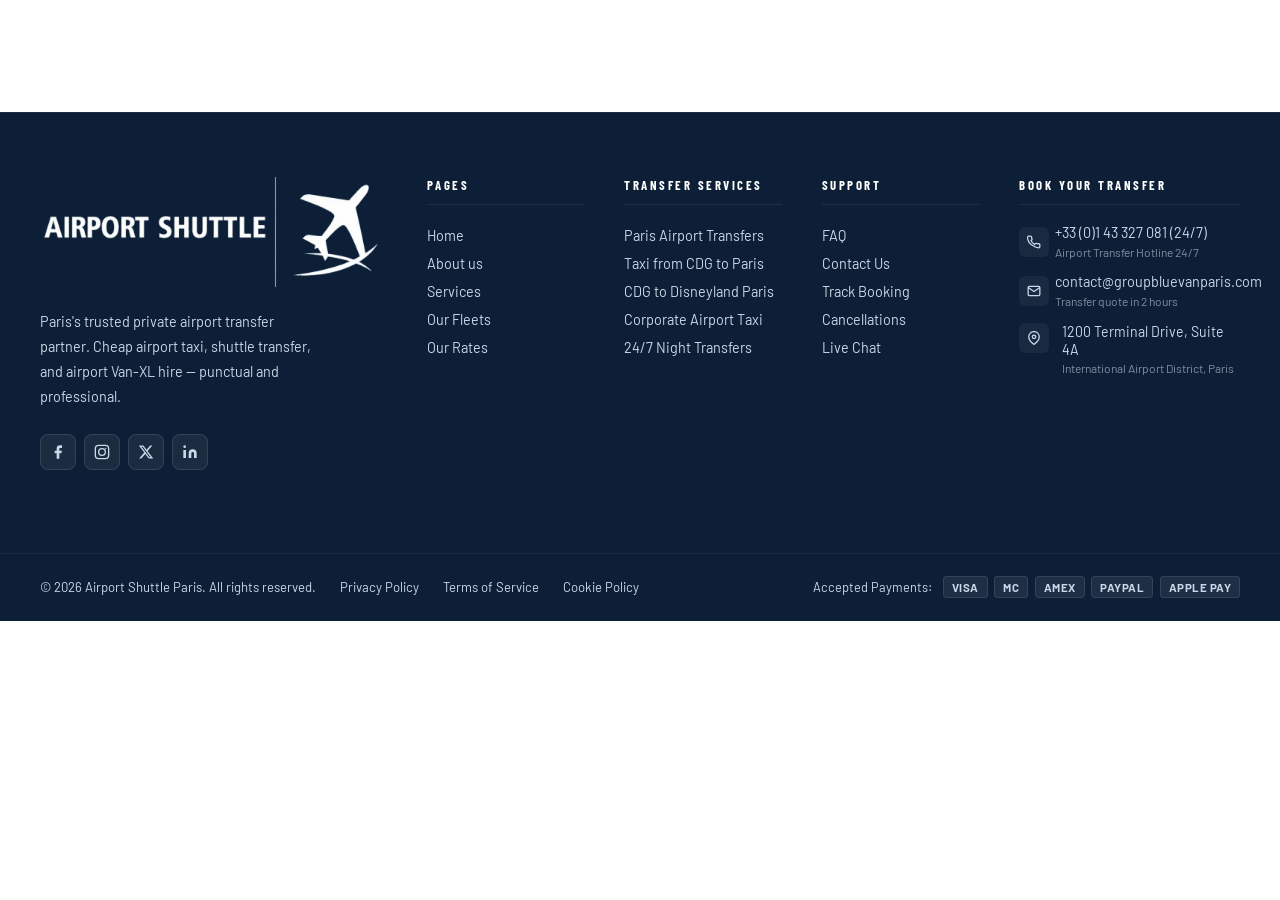
<file: footer.html>
<!DOCTYPE html>
<html lang="en">
<head>
    <meta charset="UTF-8" />
    <meta name="viewport" content="width=device-width, initial-scale=1.0" />
    <title>Cheapest Airport Transfers Paris | Private Transfer CDG to Paris & Disneyland</title>
    <meta name="description" content="Book the cheapest airport transfers in Paris. Private airport transfer from CDG to Paris, Disneyland Paris airport transfer, airport taxi service, shuttle transfer & airport Van-XL hire. 24/7 available." />
    <meta name="keywords" content="cheapest airport transfers, paris airport transfer, airport transfer london, private airport transfer, private transfer, book airport transfer, transfer paris, airport Van-XL, disneyland paris airport transfer, taxi transfers, shuttle transfer, airport transport, taxi from cdg to paris, paris airport to disneyland, cheap airport taxi, taxi from charles de gaulle to paris, cdg to disneyland paris, airport Van-XL hire, airport taxi service, airport service, airport ride service, airport cars, airport transfers" />
    <link rel="preconnect" href="https://fonts.googleapis.com" />
    <link rel="preconnect" href="https://fonts.gstatic.com" crossorigin />
    <link rel="icon" href="img/fav.ico" type="image/x-icon">
    <link href="https://fonts.googleapis.com/css2?family=Barlow+Condensed:wght@300;400;600;700;800&family=Barlow:wght@300;400;500;600&display=swap" rel="stylesheet"/>
    <link rel="stylesheet" href="css/styles.css"/>
</head>
<body>

    <!-- ════════════════════════════════════════
         FOOTER
    ════════════════════════════════════════ -->
    <footer class="site-footer">

        <div class="footer-main">
            <div class="footer-inner">
                <div class="footer-col">
                    <a class="foot-logo" href="index.html">
                        <div class="foot-logo-icon">
                            <img src="img/logo.png" alt="Paris Airport Transfer Service">
                        </div>
                    </a>
                    <p class="footer-brand-desc">Paris's trusted private airport transfer partner. Cheap airport taxi, shuttle transfer, and airport Van-XL hire — punctual and professional.</p>
                    <div class="footer-social">
                        <a href="#" class="social-btn" aria-label="Facebook"><svg width="16" height="16" viewBox="0 0 24 24" fill="currentColor"><path d="M18 2h-3a5 5 0 00-5 5v3H7v4h3v8h4v-8h3l1-4h-4V7a1 1 0 011-1h3z"/></svg></a>
                        <a href="#" class="social-btn" aria-label="Instagram"><svg width="16" height="16" viewBox="0 0 24 24" fill="none" stroke="currentColor" stroke-width="2"><rect x="2" y="2" width="20" height="20" rx="5"/><circle cx="12" cy="12" r="5"/><circle cx="17.5" cy="6.5" r="1" fill="currentColor" stroke="none"/></svg></a>
                        <a href="#" class="social-btn" aria-label="Twitter/X"><svg width="16" height="16" viewBox="0 0 24 24" fill="currentColor"><path d="M18.244 2.25h3.308l-7.227 8.26 8.502 11.24H16.17l-5.214-6.817L4.99 21.75H1.68l7.73-8.835L1.254 2.25H8.08l4.713 6.231zm-1.161 17.52h1.833L7.084 4.126H5.117z"/></svg></a>
                        <a href="#" class="social-btn" aria-label="LinkedIn"><svg width="16" height="16" viewBox="0 0 24 24" fill="currentColor"><path d="M16 8a6 6 0 016 6v7h-4v-7a2 2 0 00-2-2 2 2 0 00-2 2v7h-4v-7a6 6 0 016-6zM2 9h4v12H2z"/><circle cx="4" cy="4" r="2"/></svg></a>
                    </div>
                </div>
                <div class="footer-col">
                    <h4>Pages</h4>
                    <ul>
                        <li><a href="index.html">Home</a></li>
                        <li><a href="about.html">About us</a></li>
                        <li><a href="services.html">Services</a></li>
                        <li><a href="fleet.html">Our Fleets</a></li>
                        <li><a href="rates.html">Our Rates</a></li>
                    </ul>
                </div>
                <div class="footer-col">
                    <h4>Transfer Services</h4>
                    <ul>
                        <li><a href="services.html">Paris Airport Transfers</a></li>
                        <li><a href="services.html">Taxi from CDG to Paris</a></li>
                        <li><a href="services.html">CDG to Disneyland Paris</a></li>
                        <li><a href="services.html">Corporate Airport Taxi</a></li>
                        <li><a href="services.html">24/7 Night Transfers</a></li>
                    </ul>
                </div>
                <div class="footer-col">
                    <h4>Support</h4>
                    <ul>
                        <li><a href="faq.html">FAQ</a></li>
                        <li><a href="contact.html">Contact Us</a></li>
                        <li><a href="contact.html">Track Booking</a></li>
                        <li><a href="contact.html">Cancellations</a></li>
                        <li><a href="contact.html">Live Chat</a></li>
                    </ul>
                </div>
                <div class="footer-col footer-col--contact">
                    <h4>Book Your Transfer</h4>
                    <div class="footer-contacts">
                        <a href="tel:+330143327081" class="footer-contact-item">
                            <div class="fc-icon"><svg width="14" height="14" viewBox="0 0 24 24" fill="none" stroke="currentColor" stroke-width="2.2"><path d="M22 16.92v3a2 2 0 01-2.18 2 19.79 19.79 0 01-8.63-3.07A19.5 19.5 0 013.85 13a19.79 19.79 0 01-3.07-8.67A2 2 0 012.76 2h3a2 2 0 012 1.72c.127.96.361 1.903.7 2.81a2 2 0 01-.45 2.11L6.91 9.91a16 16 0 006.08 6.08l1.07-1.07a2 2 0 012.11-.45 12.84 12.84 0 002.81.7A2 2 0 0122 16.92z"/></svg></div>
                            <div><span>+33 (0)1 43 327 081 (24/7)</span><small>Airport Transfer Hotline 24/7</small></div>
                        </a>
                        <a href="mailto:contact@groupbluevanparis.com" class="footer-contact-item">
                            <div class="fc-icon"><svg width="14" height="14" viewBox="0 0 24 24" fill="none" stroke="currentColor" stroke-width="2.2"><path d="M4 4h16c1.1 0 2 .9 2 2v12c0 1.1-.9 2-2 2H4c-1.1 0-2-.9-2-2V6c0-1.1.9-2 2-2z"/><polyline points="22,6 12,13 2,6"/></svg></div>
                            <div><span>contact@groupbluevanparis.com</span><small>Transfer quote in 2 hours</small></div>
                        </a>
                        <div class="footer-contact-item">
                            <div class="fc-icon"><svg width="14" height="14" viewBox="0 0 24 24" fill="none" stroke="currentColor" stroke-width="2.2"><path d="M21 10c0 7-9 13-9 13s-9-6-9-13a9 9 0 0118 0z"/><circle cx="12" cy="10" r="3"/></svg></div>
                            <div><span>1200 Terminal Drive, Suite 4A</span><small>International Airport District, Paris</small></div>
                        </div>
                    </div>
                </div>
            </div>
        </div>

        <div class="footer-bottom">
            <div class="footer-bottom-inner">
                <div class="footer-bottom-left">
                    <span>© 2026 Airport Shuttle Paris. All rights reserved.</span>
                    <a href="#">Privacy Policy</a>
                    <a href="#">Terms of Service</a>
                    <a href="#">Cookie Policy</a>
                </div>
                <div class="footer-bottom-right">
                    <span>Accepted Payments:</span>
                    <div class="payment-icons">
                        <span class="pay-chip">VISA</span>
                        <span class="pay-chip">MC</span>
                        <span class="pay-chip">AMEX</span>
                        <span class="pay-chip">PayPal</span>
                        <span class="pay-chip">Apple Pay</span>
                    </div>
                </div>
            </div>
        </div>
    </footer>

    <script src="js/script.js"></script>

</body>
</html>
</file>
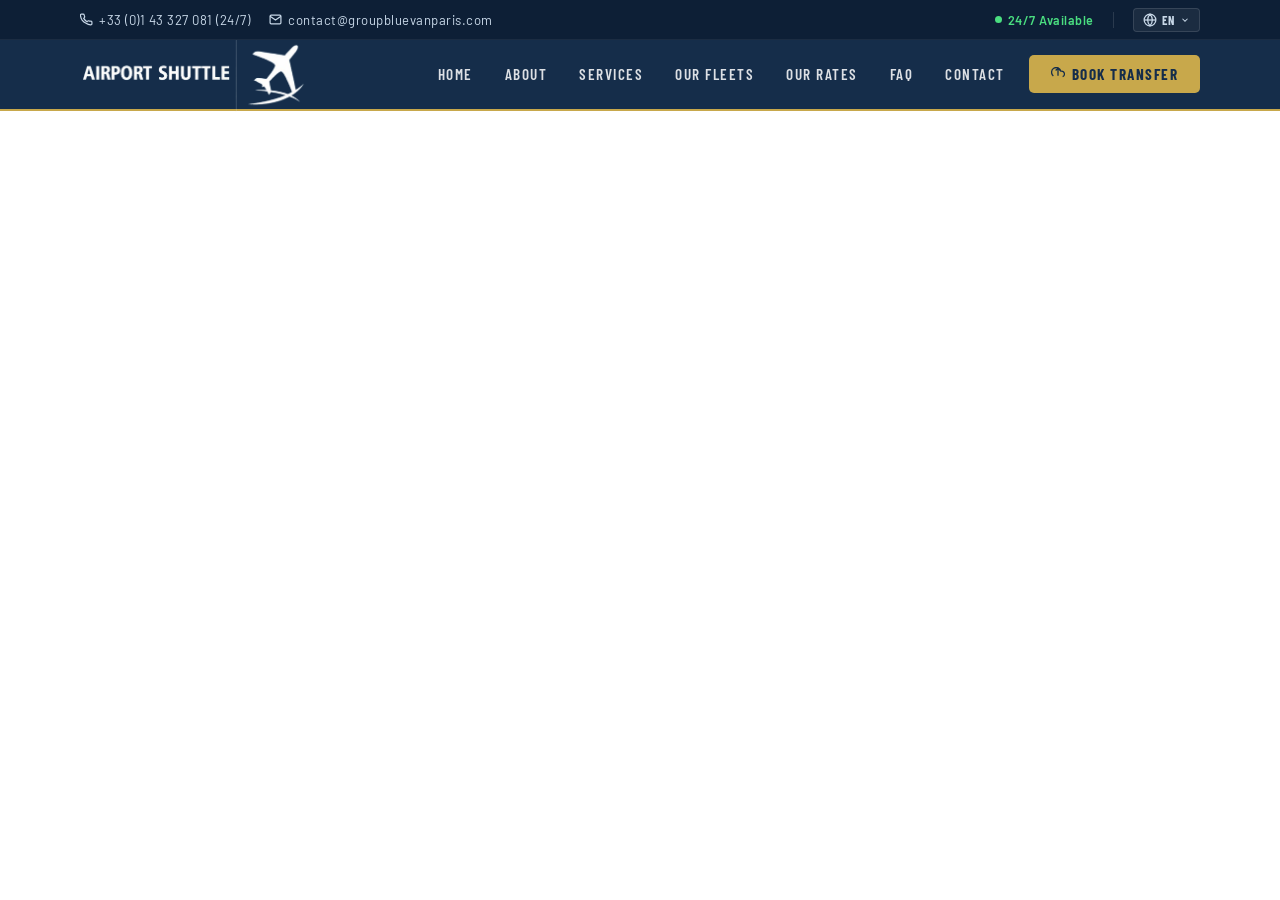
<file: navbar.html>
<!DOCTYPE html>
<html lang="en">
<head>
    <meta charset="UTF-8" />
    <meta name="viewport" content="width=device-width, initial-scale=1.0" />
    <title>Cheapest Airport Transfers Paris | Private Transfer CDG to Paris & Disneyland</title>
    <meta name="description" content="Book the cheapest airport transfers in Paris. Private airport transfer from CDG to Paris, Disneyland Paris airport transfer, airport taxi service, shuttle transfer & airport minibus hire. 24/7 available." />
    <meta name="keywords" content="cheapest airport transfers, paris airport transfer, airport transfer london, private airport transfer, private transfer, book airport transfer, transfer paris, airport minibus, disneyland paris airport transfer, taxi transfers, shuttle transfer, airport transport, taxi from cdg to paris, paris airport to disneyland, cheap airport taxi, taxi from charles de gaulle to paris, cdg to disneyland paris, airport minibus hire, airport taxi service, airport service, airport ride service, airport cars, airport transfers" />
    <link rel="preconnect" href="https://fonts.googleapis.com" />
    <link rel="preconnect" href="https://fonts.gstatic.com" crossorigin />
    <link rel="icon" href="img/fav.ico" type="image/x-icon">
    <link href="https://fonts.googleapis.com/css2?family=Barlow+Condensed:wght@300;400;600;700;800&family=Barlow:wght@300;400;500;600&display=swap" rel="stylesheet"/>
    <link rel="stylesheet" href="css/styles.css"/>
</head>
<body>
    
    <!-- NAVBAR -->
    <nav id="mainNav" class="main-nav">
        <!-- TOPBAR -->
        <div class="topbar" id="topbar">
            <div class="topbar-inner">
                <div class="topbar-left">
                    <a href="tel:+330143327081" class="topbar-link">
                        <svg width="13" height="13" viewBox="0 0 24 24" fill="none" stroke="currentColor" stroke-width="2.2"><path d="M22 16.92v3a2 2 0 01-2.18 2 19.79 19.79 0 01-8.63-3.07A19.5 19.5 0 013.85 13a19.79 19.79 0 01-3.07-8.67A2 2 0 012.76 2h3a2 2 0 012 1.72 12.84 12.84 0 00.7 2.81 2 2 0 01-.45 2.11L6.91 9.91a16 16 0 006.08 6.08l1.07-1.07a2 2 0 012.11-.45 12.84 12.84 0 002.81.7A2 2 0 0122 16.92z"/></svg>
                        +33 (0)1 43 327 081 (24/7)
                    </a>
                    <a href="mailto:contact@groupbluevanparis.com" class="topbar-link">
                        <svg width="13" height="13" viewBox="0 0 24 24" fill="none" stroke="currentColor" stroke-width="2.2"><path d="M4 4h16c1.1 0 2 .9 2 2v12c0 1.1-.9 2-2 2H4c-1.1 0-2-.9-2-2V6c0-1.1.9-2 2-2z"/><polyline points="22,6 12,13 2,6"/></svg>
                        contact@groupbluevanparis.com
                    </a>
                </div>
                <div class="topbar-right">
                    <span class="topbar-badge">
                        <span class="topbar-dot"></span>
                        24/7 Available
                    </span>
                    <div class="topbar-divider"></div>
                    <div class="translate-wrap" id="translateWrap">
                        <button class="translate-btn" id="translateBtn" aria-label="Translate" type="button">
                            <svg width="14" height="14" viewBox="0 0 24 24" fill="none" stroke="currentColor" stroke-width="2.2"><circle cx="12" cy="12" r="10"/><line x1="2" y1="12" x2="22" y2="12"/><path d="M12 2a15.3 15.3 0 014 10 15.3 15.3 0 01-4 10 15.3 15.3 0 01-4-10 15.3 15.3 0 014-10z"/></svg>
                            <span id="currentLang">EN</span>
                            <svg class="translate-caret" width="10" height="10" viewBox="0 0 24 24" fill="none" stroke="currentColor" stroke-width="2.5"><polyline points="6,9 12,15 18,9"/></svg>
                        </button>
                        <div class="translate-dropdown" id="translateDropdown">
                            <button class="lang-opt active" data-lang="en" data-label="EN" type="button">🇺🇸 English</button>
                            <button class="lang-opt"        data-lang="es" data-label="ES" type="button">🇪🇸 Español</button>
                            <button class="lang-opt"        data-lang="fr" data-label="FR" type="button">🇫🇷 Français</button>
                            <button class="lang-opt"        data-lang="de" data-label="DE" type="button">🇩🇪 Deutsch</button>
                        </div>
        
                        <!-- Google injects its hidden <select> here — do not remove -->
                        <div id="google_translate_element" style="display:none; visibility:hidden;"></div>
                    </div>
                </div>
            </div>
        </div>

        <div class="nav-inner">
            <a class="nav-logo" href="index.html">
                <div class="nav-logo-icon">
                    <img src="img/logo.png" alt="Paris Airport Transfer Logo" />
                </div>
            </a>

            <ul class="nav-links" id="navLinks">
                <li><a href="index.html" class="nav-link active">Home</a></li>
                <li><a href="about.html" class="nav-link">About</a></li>
                <li><a href="services.html" class="nav-link">Services</a></li>
                <li><a href="fleet.html" class="nav-link">Our Fleets</a></li>
                <li><a href="rates.html" class="nav-link">Our Rates</a></li>
                <li><a href="faq.html" class="nav-link">FAQ</a></li>
                <li><a href="contact.html" class="nav-link">Contact</a></li>
                <li>
                    <a href="contact.html" class="nav-cta-btn">
                        <svg width="14" height="14" viewBox="0 0 24 24" fill="none" stroke="currentColor" stroke-width="2.2"><path d="M8 6l4-4 4 4M12 2v13"/><path d="M20 16.58A5 5 0 0018 7h-1.26A8 8 0 104 15.25"/></svg>
                        Book Transfer
                    </a>
                </li>
            </ul>

            <button class="nav-hamburger" id="hamburger" aria-label="Toggle menu" type="button">
                <span></span><span></span><span></span>
            </button>
        </div>
    </nav>

    <script src="js/script.js"></script>
</body>
</html>
</file>
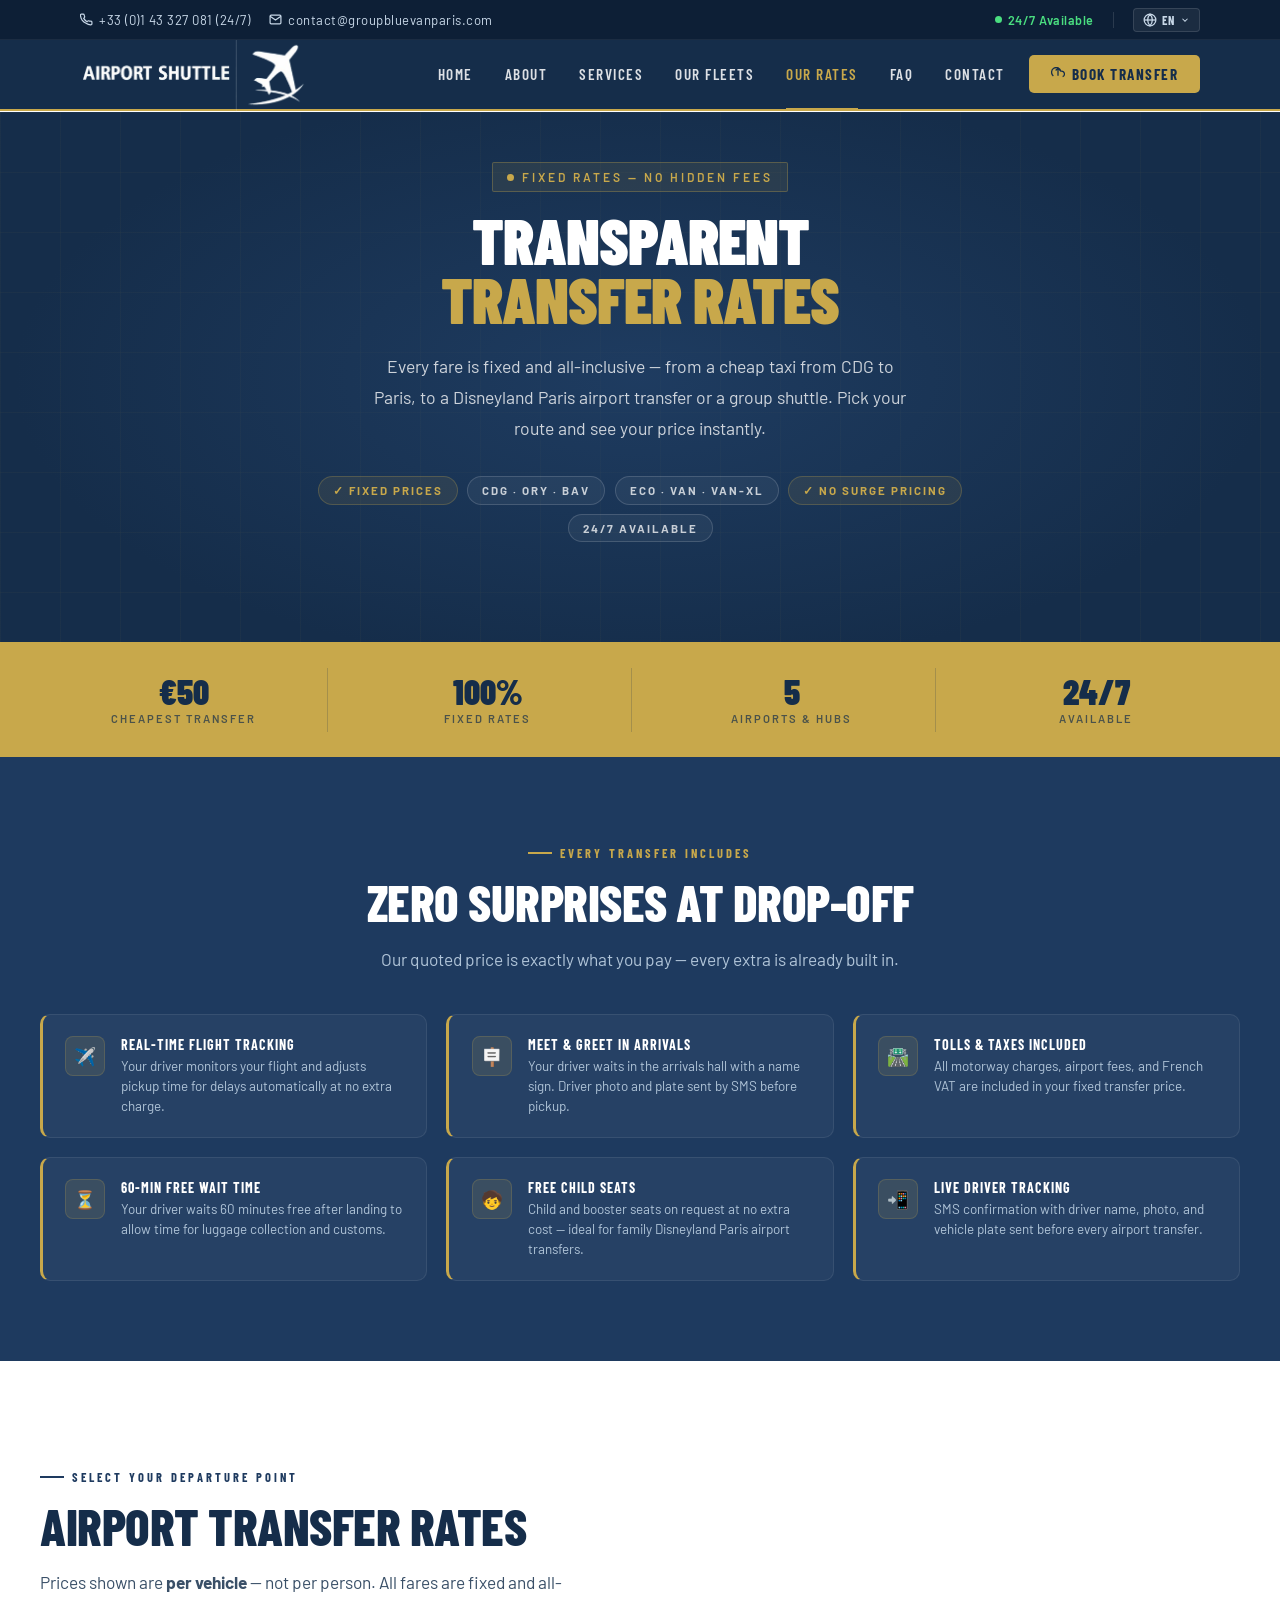
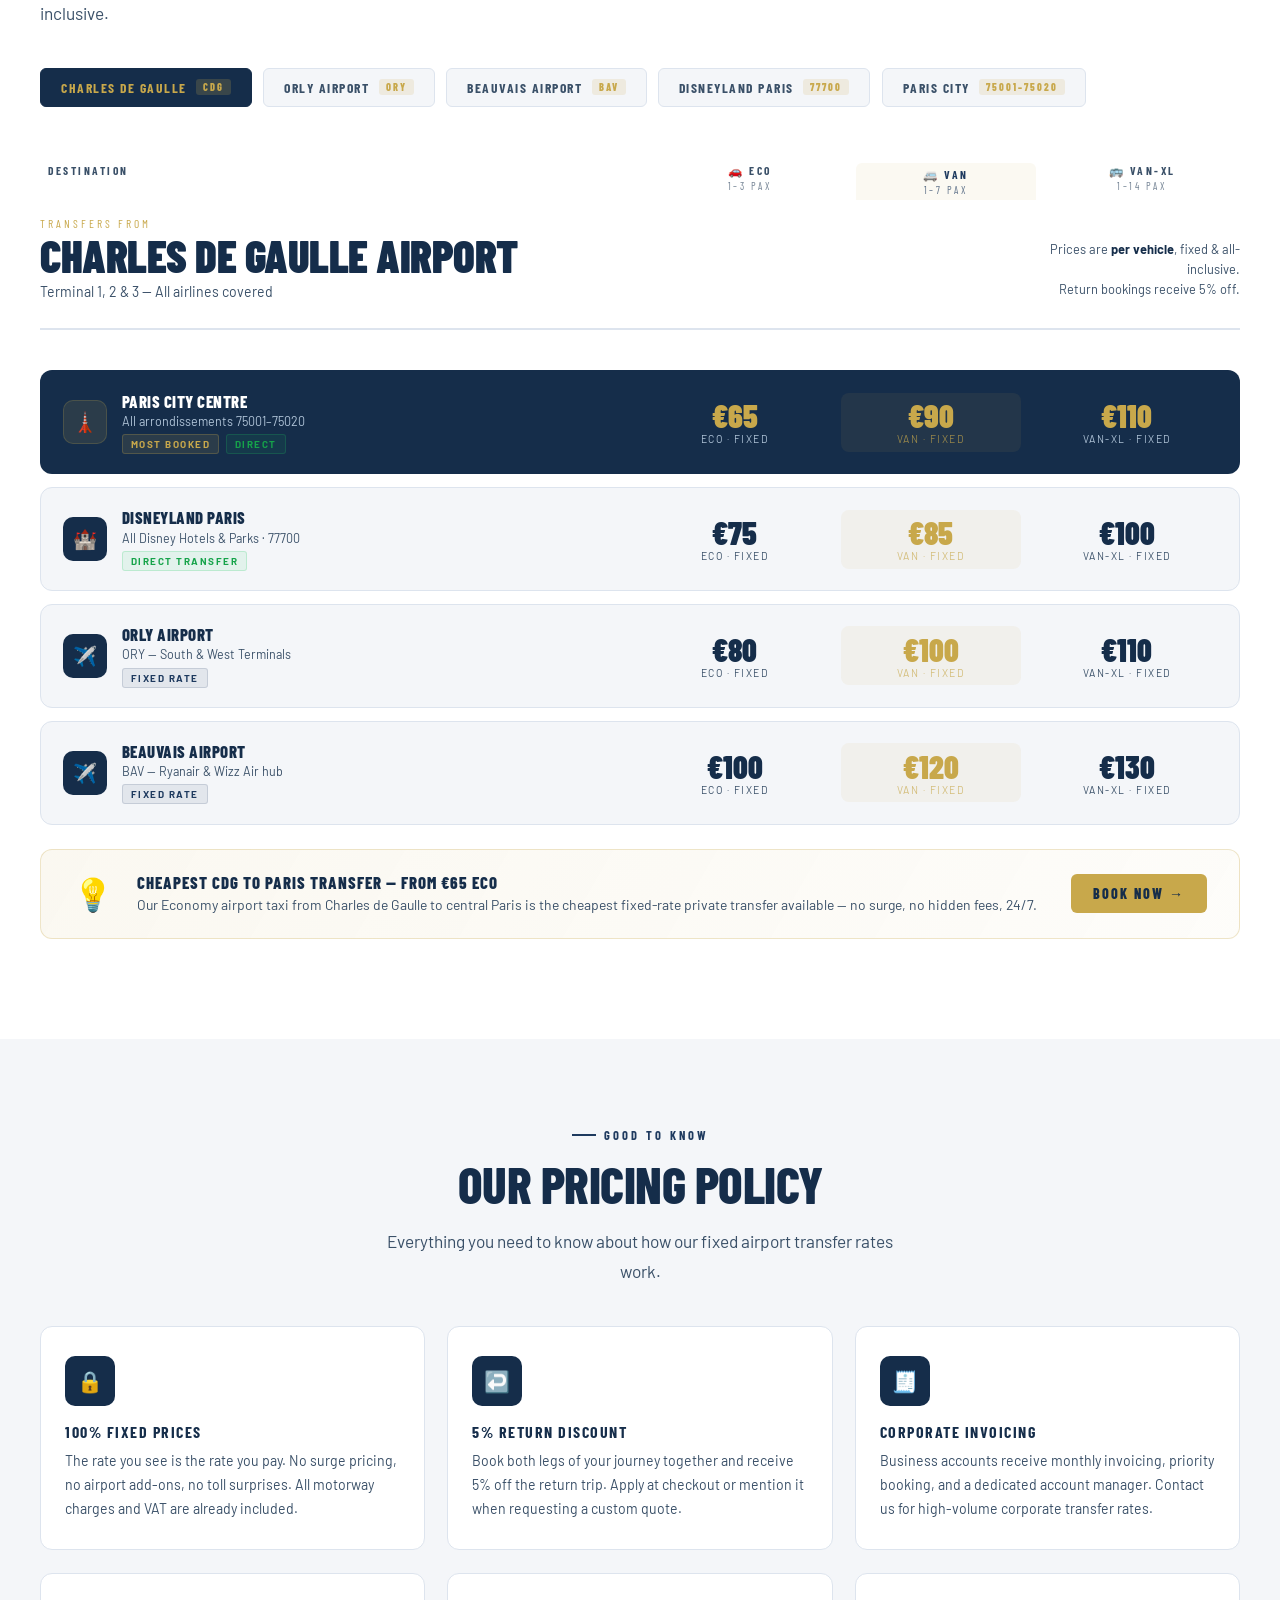
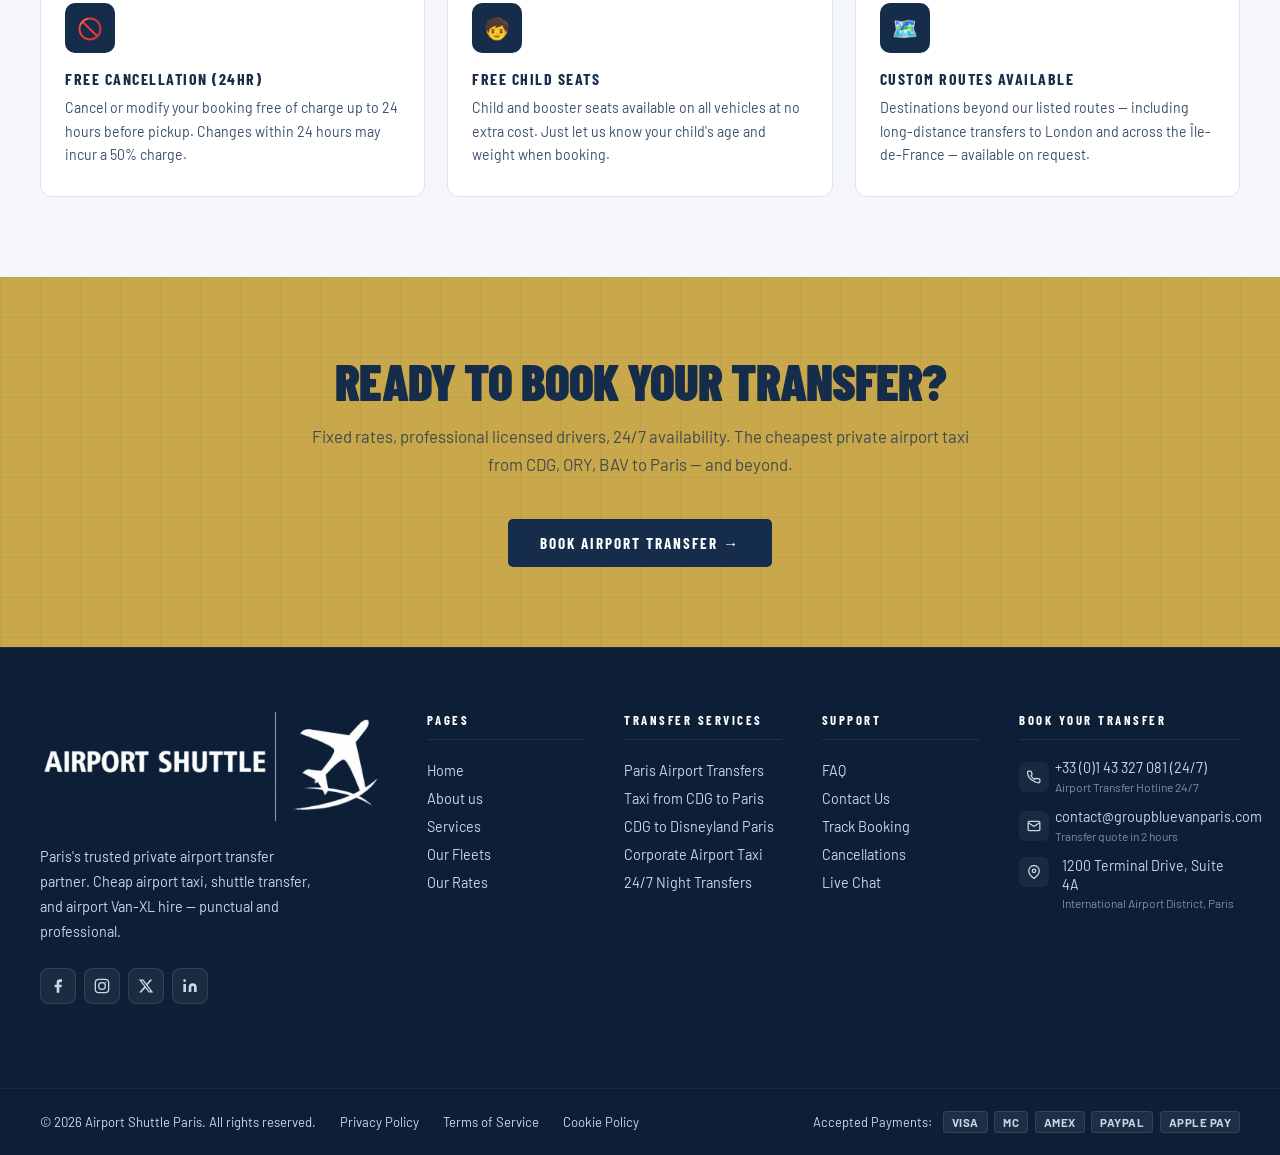
<file: rates.html>
<!DOCTYPE html>
<html lang="en">
<head>
    <meta charset="UTF-8" />
    <meta name="viewport" content="width=device-width, initial-scale=1.0" />
    <!-- Primary SEO -->
    <title>Paris Airport Transfer Rates | Fixed Prices CDG Orly | Group Blue Van Paris</title>
    <meta name="description" content="Fixed airport transfer rates from CDG & Orly to Paris, Disneyland, train stations & beyond. Cheapest private taxi prices in Paris — no hidden fees, no surge pricing. View full price list.">
    <meta name="keywords" content="paris airport transfer rates, cdg to paris price, taxi from charles de gaulle to paris price, airport transfer cost paris, cheap airport taxi price, cdg to disneyland paris price, orly airport transfer price, fixed rate airport taxi paris, private transfer price paris, airport taxi rates paris">
    <meta name="author" content="Group Blue Van Paris">
    <meta name="robots" content="index, follow">
    <link rel="canonical" href="https://airport-shuttle.fr/rates.html">
    
    <!-- Open Graph -->
    <meta property="og:type" content="website">
    <meta property="og:url" content="https://airport-shuttle.fr/rates.html">
    <meta property="og:title" content="Paris Airport Transfer Rates | Fixed Prices | Group Blue Van Paris">
    <meta property="og:description" content="Cheapest fixed airport transfer prices in Paris. CDG to Paris, CDG to Disneyland, Orly transfers & more. No hidden fees. View the full rate card.">
    <meta property="og:image" content="https://airport-shuttle.fr/img/why-us-groupebluevanparis.png">
    <meta property="og:image:width" content="1200">
    <meta property="og:image:height" content="630">
    <meta property="og:image:alt" content="Paris airport transfer fixed rates — Group Blue Van Paris">
    <meta property="og:site_name" content="Group Blue Van Paris">
    <meta property="og:locale" content="en_GB">
    
    <!-- Twitter Card -->
    <meta name="twitter:card" content="summary_large_image">
    <meta name="twitter:url" content="https://airport-shuttle.fr/rates.html">
    <meta name="twitter:title" content="Paris Airport Transfer Rates | Fixed Prices | Group Blue Van Paris">
    <meta name="twitter:description" content="Cheapest fixed airport transfer prices in Paris. CDG to Paris, Disneyland, Orly and more — no hidden fees, no surge pricing.">
    <meta name="twitter:image" content="https://airport-shuttle.fr/img/why-us-groupebluevanparis.png">
    <meta name="twitter:image:alt" content="Paris airport transfer price list">
    
    <!-- JSON-LD Structured Data -->
    <script type="application/ld+json">
    {
    "@context": "https://schema.org",
    "@type": "PriceSpecification",
    "name": "Paris Airport Transfer Fixed Rates",
    "url": "https://airport-shuttle.fr/rates.html",
    "description": "Fixed price airport transfer rates from CDG, Orly and Beauvais airports to destinations across Paris and France.",
    "priceCurrency": "EUR",
    "eligibleTransactionVolume": {
        "@type": "PriceSpecification",
        "priceCurrency": "EUR"
    },
    "provider": {
        "@type": "TaxiService",
        "name": "Group Blue Van Paris",
        "url": "https://airport-shuttle.fr",
        "telephone": "+330143327081",
        "aggregateRating": {
        "@type": "AggregateRating",
        "ratingValue": "4.9",
        "reviewCount": "15000",
        "bestRating": "5"
        }
    }
    }
    </script>
    <meta name="description" content="View our fixed airport transfer rates for Paris. Cheapest taxi from CDG to Paris, Orly airport transfer, Disneyland Paris airport transfer, and Beauvais shuttle. Economy, VAN & VAN-XL available. No hidden fees." />
    <meta name="keywords" content="cheapest airport transfers, paris airport transfer, private airport transfer, taxi from cdg to paris, cdg to disneyland paris, airport minibus hire, orly airport transfer, beauvais airport transfer, fixed rate airport taxi paris" />
    <link rel="preconnect" href="https://fonts.googleapis.com" />
    <link rel="preconnect" href="https://fonts.gstatic.com" crossorigin />
    <link href="https://fonts.googleapis.com/css2?family=Barlow+Condensed:wght@300;400;600;700;800;900&family=Barlow:wght@300;400;500;600&display=swap" rel="stylesheet"/>
    <link rel="stylesheet" href="css/styles.css"/>
    <link rel="stylesheet" href="css/about.css">
   
</head>
<body>

    <nav id="mainNav" class="main-nav"></nav>

    <!-- ═══════════════ HERO ═══════════════ -->
    <section class="rates-page-hero">
        <div class="rates-hero-inner">
            <div class="hero-tag"><span class="hero-tag-dot"></span> Fixed Rates — No Hidden Fees</div>
            <h1>Transparent<br /><em>Transfer Rates</em></h1>
            <p class="rates-hero-desc">Every fare is fixed and all-inclusive — from a cheap taxi from CDG to Paris, to a Disneyland Paris airport transfer or a group shuttle. Pick your route and see your price instantly.</p>
            <div class="hero-pills">
                <span class="hero-pill">✓ Fixed Prices</span>
                <span class="hero-pill light">CDG · ORY · BAV</span>
                <span class="hero-pill light">ECO · VAN · VAN-XL</span>
                <span class="hero-pill">✓ No Surge Pricing</span>
                <span class="hero-pill light">24/7 Available</span>
            </div>
        </div>
    </section>

    <!-- ═══════════════ STATS STRIP ═══════════════ -->
    <div class="rates-stats-strip">
        <div class="rates-stats-inner">
            <div class="rates-stat-item"><div class="rates-stat-num">€50</div><div class="rates-stat-label">Cheapest Transfer</div></div>
            <div class="rates-stat-item"><div class="rates-stat-num">100%</div><div class="rates-stat-label">Fixed Rates</div></div>
            <div class="rates-stat-item"><div class="rates-stat-num">5</div><div class="rates-stat-label">Airports &amp; Hubs</div></div>
            <div class="rates-stat-item"><div class="rates-stat-num">24/7</div><div class="rates-stat-label">Available</div></div>
        </div>
    </div>

    <!-- ═══════════════ INCLUDED ═══════════════ -->
    <section class="included-section">
        <div class="included-inner">
            <div class="section-label accent scroll-reveal">Every Transfer Includes</div>
            <h2 class="section-title light scroll-reveal">Zero Surprises At Drop-Off</h2>
            <p class="section-sub muted scroll-reveal">Our quoted price is exactly what you pay — every extra is already built in.</p>
            <div class="included-grid">
                <div class="included-card scroll-reveal stagger-1"><div class="included-icon">✈️</div><div><div class="included-title">Real-Time Flight Tracking</div><div class="included-desc">Your driver monitors your flight and adjusts pickup time for delays automatically at no extra charge.</div></div></div>
                <div class="included-card scroll-reveal stagger-2"><div class="included-icon">🪧</div><div><div class="included-title">Meet &amp; Greet in Arrivals</div><div class="included-desc">Your driver waits in the arrivals hall with a name sign. Driver photo and plate sent by SMS before pickup.</div></div></div>
                <div class="included-card scroll-reveal stagger-3"><div class="included-icon">🛣️</div><div><div class="included-title">Tolls &amp; Taxes Included</div><div class="included-desc">All motorway charges, airport fees, and French VAT are included in your fixed transfer price.</div></div></div>
                <div class="included-card scroll-reveal stagger-4"><div class="included-icon">⏳</div><div><div class="included-title">60-Min Free Wait Time</div><div class="included-desc">Your driver waits 60 minutes free after landing to allow time for luggage collection and customs.</div></div></div>
                <div class="included-card scroll-reveal stagger-5"><div class="included-icon">🧒</div><div><div class="included-title">Free Child Seats</div><div class="included-desc">Child and booster seats on request at no extra cost — ideal for family Disneyland Paris airport transfers.</div></div></div>
                <div class="included-card scroll-reveal stagger-6"><div class="included-icon">📲</div><div><div class="included-title">Live Driver Tracking</div><div class="included-desc">SMS confirmation with driver name, photo, and vehicle plate sent before every airport transfer.</div></div></div>
            </div>
        </div>
    </section>

    <!-- ═══════════════ MAIN RATE TABLES ═══════════════ -->
    <section class="rates-main-section">
        <div class="rates-main-inner">

            <div style="margin-bottom:2.5rem;">
                <div class="section-label scroll-reveal">Select Your Departure Point</div>
                <h2 class="section-title scroll-reveal">Airport Transfer Rates</h2>
                <p class="section-sub scroll-reveal" style="margin:0;">Prices shown are <strong>per vehicle</strong> — not per person. All fares are fixed and all-inclusive.</p>
            </div>

            <!-- origin tabs -->
            <div class="origin-nav" id="originNav">
                <button class="origin-btn active" data-panel="cdg" type="button">Charles De Gaulle <span class="btn-code">CDG</span></button>
                <button class="origin-btn" data-panel="ory" type="button">Orly Airport <span class="btn-code">ORY</span></button>
                <button class="origin-btn" data-panel="bav" type="button">Beauvais Airport <span class="btn-code">BAV</span></button>
                <button class="origin-btn" data-panel="disney" type="button">Disneyland Paris <span class="btn-code">77700</span></button>
                <button class="origin-btn" data-panel="paris" type="button">Paris City <span class="btn-code">75001–75020</span></button>
            </div>

            <!-- column labels -->
            <div class="vehicle-header-row">
                <div class="vh-label">Destination</div>
                <div class="vh-label">🚗 ECO<br/><span style="font-size:.65rem;font-weight:400;opacity:.7;">1–3 pax</span></div>
                <div class="vh-label vh-van-col">🚐 VAN<br/><span style="font-size:.65rem;font-weight:400;opacity:.7;">1–7 pax</span></div>
                <div class="vh-label">🚌 VAN-XL<br/><span style="font-size:.65rem;font-weight:400;opacity:.7;">1–14 pax</span></div>
            </div>

            <!-- ╔══ CDG ══╗ -->
            <div class="rate-panel active" id="panel-cdg">
                <div class="panel-topbar">
                    <div>
                        <div class="panel-from-label">Transfers from</div>
                        <div class="panel-from-name">Charles De Gaulle Airport</div>
                        <div class="panel-from-sub">Terminal 1, 2 &amp; 3 — All airlines covered</div>
                    </div>
                    <div class="panel-note">Prices are <strong>per vehicle</strong>, fixed &amp; all-inclusive.<br/>Return bookings receive 5% off.</div>
                </div>
                <div class="rate-rows">
                    <div class="rate-row rate-row--dark scroll-reveal stagger-1">
                        <div class="rr-dest"><div class="rr-icon">🗼</div><div><div class="rr-name">Paris City Centre</div><div class="rr-sub">All arrondissements 75001–75020</div><div class="rr-badges"><span class="rr-badge rr-badge--hot">Most Booked</span><span class="rr-badge rr-badge--direct">Direct</span></div></div></div>
                        <div class="rr-price"><div class="rr-price-amt">€65</div><div class="rr-price-lbl">ECO · fixed</div></div>
                        <div class="rr-price rr-price--highlight"><div class="rr-price-amt">€90</div><div class="rr-price-lbl">VAN · fixed</div></div>
                        <div class="rr-price"><div class="rr-price-amt">€110</div><div class="rr-price-lbl">VAN-XL · fixed</div></div>
                    </div>
                    <div class="rate-row scroll-reveal stagger-2">
                        <div class="rr-dest"><div class="rr-icon">🏰</div><div><div class="rr-name">Disneyland Paris</div><div class="rr-sub">All Disney Hotels &amp; Parks · 77700</div><div class="rr-badges"><span class="rr-badge rr-badge--direct">Direct Transfer</span></div></div></div>
                        <div class="rr-price"><div class="rr-price-amt">€75</div><div class="rr-price-lbl">ECO · fixed</div></div>
                        <div class="rr-price rr-price--highlight"><div class="rr-price-amt">€85</div><div class="rr-price-lbl">VAN · fixed</div></div>
                        <div class="rr-price"><div class="rr-price-amt">€100</div><div class="rr-price-lbl">VAN-XL · fixed</div></div>
                    </div>
                    <div class="rate-row scroll-reveal stagger-3">
                        <div class="rr-dest"><div class="rr-icon">✈️</div><div><div class="rr-name">Orly Airport</div><div class="rr-sub">ORY — South &amp; West Terminals</div><div class="rr-badges"><span class="rr-badge rr-badge--fixed">Fixed Rate</span></div></div></div>
                        <div class="rr-price"><div class="rr-price-amt">€80</div><div class="rr-price-lbl">ECO · fixed</div></div>
                        <div class="rr-price rr-price--highlight"><div class="rr-price-amt">€100</div><div class="rr-price-lbl">VAN · fixed</div></div>
                        <div class="rr-price"><div class="rr-price-amt">€110</div><div class="rr-price-lbl">VAN-XL · fixed</div></div>
                    </div>
                    <div class="rate-row scroll-reveal stagger-4">
                        <div class="rr-dest"><div class="rr-icon">✈️</div><div><div class="rr-name">Beauvais Airport</div><div class="rr-sub">BAV — Ryanair &amp; Wizz Air hub</div><div class="rr-badges"><span class="rr-badge rr-badge--fixed">Fixed Rate</span></div></div></div>
                        <div class="rr-price"><div class="rr-price-amt">€100</div><div class="rr-price-lbl">ECO · fixed</div></div>
                        <div class="rr-price rr-price--highlight"><div class="rr-price-amt">€120</div><div class="rr-price-lbl">VAN · fixed</div></div>
                        <div class="rr-price"><div class="rr-price-amt">€130</div><div class="rr-price-lbl">VAN-XL · fixed</div></div>
                    </div>
                </div>
                <div class="deal-banner scroll-reveal">
                    <div class="db-icon">💡</div>
                    <div class="db-text"><div class="db-title">Cheapest CDG to Paris Transfer — from €65 ECO</div><div class="db-desc">Our Economy airport taxi from Charles de Gaulle to central Paris is the cheapest fixed-rate private transfer available — no surge, no hidden fees, 24/7.</div></div>
                    <a href="contact.html" class="db-btn">Book Now →</a>
                </div>
            </div>

            <!-- ╔══ ORY ══╗ -->
            <div class="rate-panel" id="panel-ory">
                <div class="panel-topbar">
                    <div>
                        <div class="panel-from-label">Transfers from</div>
                        <div class="panel-from-name">Orly Airport</div>
                        <div class="panel-from-sub">ORY — South &amp; West Terminals</div>
                    </div>
                    <div class="panel-note">Prices are <strong>per vehicle</strong>, fixed &amp; all-inclusive.<br/>Return bookings receive 5% off.</div>
                </div>
                <div class="rate-rows">
                    <div class="rate-row rate-row--dark scroll-reveal stagger-1">
                        <div class="rr-dest"><div class="rr-icon">🗼</div><div><div class="rr-name">Paris City Centre</div><div class="rr-sub">All arrondissements 75001–75020</div><div class="rr-badges"><span class="rr-badge rr-badge--hot">Most Booked</span></div></div></div>
                        <div class="rr-price"><div class="rr-price-amt">€60</div><div class="rr-price-lbl">ECO · fixed</div></div>
                        <div class="rr-price rr-price--highlight"><div class="rr-price-amt">€80</div><div class="rr-price-lbl">VAN · fixed</div></div>
                        <div class="rr-price"><div class="rr-price-amt">€100</div><div class="rr-price-lbl">VAN-XL · fixed</div></div>
                    </div>
                    <div class="rate-row scroll-reveal stagger-2">
                        <div class="rr-dest"><div class="rr-icon">🏰</div><div><div class="rr-name">Disneyland Paris</div><div class="rr-sub">All Disney Hotels &amp; Parks · 77700</div><div class="rr-badges"><span class="rr-badge rr-badge--direct">Direct Transfer</span></div></div></div>
                        <div class="rr-price"><div class="rr-price-amt">€75</div><div class="rr-price-lbl">ECO · fixed</div></div>
                        <div class="rr-price rr-price--highlight"><div class="rr-price-amt">€90</div><div class="rr-price-lbl">VAN · fixed</div></div>
                        <div class="rr-price"><div class="rr-price-amt">€100</div><div class="rr-price-lbl">VAN-XL · fixed</div></div>
                    </div>
                    <div class="rate-row scroll-reveal stagger-3">
                        <div class="rr-dest"><div class="rr-icon">✈️</div><div><div class="rr-name">Charles De Gaulle</div><div class="rr-sub">CDG — Cross-airport transfer</div><div class="rr-badges"><span class="rr-badge rr-badge--fixed">Fixed Rate</span></div></div></div>
                        <div class="rr-price"><div class="rr-price-amt">€80</div><div class="rr-price-lbl">ECO · fixed</div></div>
                        <div class="rr-price rr-price--highlight"><div class="rr-price-amt">€100</div><div class="rr-price-lbl">VAN · fixed</div></div>
                        <div class="rr-price"><div class="rr-price-amt">€110</div><div class="rr-price-lbl">VAN-XL · fixed</div></div>
                    </div>
                    <div class="rate-row scroll-reveal stagger-4">
                        <div class="rr-dest"><div class="rr-icon">✈️</div><div><div class="rr-name">Beauvais Airport</div><div class="rr-sub">BAV — 130 km approx.</div><div class="rr-badges"><span class="rr-badge rr-badge--fixed">Fixed Rate</span></div></div></div>
                        <div class="rr-price"><div class="rr-price-amt">€150</div><div class="rr-price-lbl">ECO · fixed</div></div>
                        <div class="rr-price rr-price--highlight"><div class="rr-price-amt">€170</div><div class="rr-price-lbl">VAN · fixed</div></div>
                        <div class="rr-price"><div class="rr-price-amt">€180</div><div class="rr-price-lbl">VAN-XL · fixed</div></div>
                    </div>
                </div>
                <div class="deal-banner scroll-reveal">
                    <div class="db-icon">💡</div>
                    <div class="db-text"><div class="db-title">Orly to Paris from €60 — Cheapest Private Transfer</div><div class="db-desc">Fixed rate, no surge, all-inclusive. Our Orly airport taxi to central Paris is available around the clock.</div></div>
                    <a href="contact.html" class="db-btn">Book Now →</a>
                </div>
            </div>

            <!-- ╔══ BAV ══╗ -->
            <div class="rate-panel" id="panel-bav">
                <div class="panel-topbar">
                    <div>
                        <div class="panel-from-label">Transfers from</div>
                        <div class="panel-from-name">Beauvais Airport</div>
                        <div class="panel-from-sub">BAV — Ryanair, Wizz Air &amp; Low-Cost Carriers</div>
                    </div>
                    <div class="panel-note">Prices are <strong>per vehicle</strong>, fixed &amp; all-inclusive.<br/>Return bookings receive 5% off.</div>
                </div>
                <div class="rate-rows">
                    <div class="rate-row rate-row--dark scroll-reveal stagger-1">
                        <div class="rr-dest"><div class="rr-icon">🗼</div><div><div class="rr-name">Paris City Centre</div><div class="rr-sub">All arrondissements 75001–75020</div><div class="rr-badges"><span class="rr-badge rr-badge--hot">Most Booked</span></div></div></div>
                        <div class="rr-price"><div class="rr-price-amt">€150</div><div class="rr-price-lbl">ECO · fixed</div></div>
                        <div class="rr-price rr-price--highlight"><div class="rr-price-amt">€170</div><div class="rr-price-lbl">VAN · fixed</div></div>
                        <div class="rr-price"><div class="rr-price-amt">€190</div><div class="rr-price-lbl">VAN-XL · fixed</div></div>
                    </div>
                    <div class="rate-row scroll-reveal stagger-2">
                        <div class="rr-dest"><div class="rr-icon">🏰</div><div><div class="rr-name">Disneyland Paris</div><div class="rr-sub">All Disney Hotels &amp; Parks · 77700</div><div class="rr-badges"><span class="rr-badge rr-badge--direct">Direct Transfer</span></div></div></div>
                        <div class="rr-price"><div class="rr-price-amt">€150</div><div class="rr-price-lbl">ECO · fixed</div></div>
                        <div class="rr-price rr-price--highlight"><div class="rr-price-amt">€170</div><div class="rr-price-lbl">VAN · fixed</div></div>
                        <div class="rr-price"><div class="rr-price-amt">€190</div><div class="rr-price-lbl">VAN-XL · fixed</div></div>
                    </div>
                    <div class="rate-row scroll-reveal stagger-3">
                        <div class="rr-dest"><div class="rr-icon">✈️</div><div><div class="rr-name">Charles De Gaulle</div><div class="rr-sub">CDG — Cross-airport transfer</div><div class="rr-badges"><span class="rr-badge rr-badge--fixed">Fixed Rate</span></div></div></div>
                        <div class="rr-price"><div class="rr-price-amt">€100</div><div class="rr-price-lbl">ECO · fixed</div></div>
                        <div class="rr-price rr-price--highlight"><div class="rr-price-amt">€120</div><div class="rr-price-lbl">VAN · fixed</div></div>
                        <div class="rr-price"><div class="rr-price-amt">€130</div><div class="rr-price-lbl">VAN-XL · fixed</div></div>
                    </div>
                    <div class="rate-row scroll-reveal stagger-4">
                        <div class="rr-dest"><div class="rr-icon">✈️</div><div><div class="rr-name">Orly Airport</div><div class="rr-sub">ORY — South &amp; West Terminals</div><div class="rr-badges"><span class="rr-badge rr-badge--fixed">Fixed Rate</span></div></div></div>
                        <div class="rr-price"><div class="rr-price-amt">€150</div><div class="rr-price-lbl">ECO · fixed</div></div>
                        <div class="rr-price rr-price--highlight"><div class="rr-price-amt">€170</div><div class="rr-price-lbl">VAN · fixed</div></div>
                        <div class="rr-price"><div class="rr-price-amt">€180</div><div class="rr-price-lbl">VAN-XL · fixed</div></div>
                    </div>
                </div>
                <div class="deal-banner scroll-reveal">
                    <div class="db-icon">💡</div>
                    <div class="db-text"><div class="db-title">Flying into Beauvais? We've Got The Transfer Covered</div><div class="db-desc">Beauvais is the furthest Paris airport — our fixed-rate shuttle makes sure you're never stranded. All fares include tolls and driver meet &amp; greet.</div></div>
                    <a href="contact.html" class="db-btn">Book Now →</a>
                </div>
            </div>

            <!-- ╔══ DISNEY ══╗ -->
            <div class="rate-panel" id="panel-disney">
                <div class="panel-topbar">
                    <div>
                        <div class="panel-from-label">Transfers from</div>
                        <div class="panel-from-name">Disneyland Paris</div>
                        <div class="panel-from-sub">All Disney Hotels, Disney Village &amp; Parks</div>
                    </div>
                    <div class="panel-note">Prices are <strong>per vehicle</strong>, fixed &amp; all-inclusive.<br/>Return bookings receive 5% off.</div>
                </div>
                <div class="rate-rows">
                    <div class="rate-row rate-row--dark scroll-reveal stagger-1">
                        <div class="rr-dest"><div class="rr-icon">✈️</div><div><div class="rr-name">Charles De Gaulle</div><div class="rr-sub">CDG — All Terminals</div><div class="rr-badges"><span class="rr-badge rr-badge--hot">Most Booked</span></div></div></div>
                        <div class="rr-price"><div class="rr-price-amt">€75</div><div class="rr-price-lbl">ECO · fixed</div></div>
                        <div class="rr-price rr-price--highlight"><div class="rr-price-amt">€85</div><div class="rr-price-lbl">VAN · fixed</div></div>
                        <div class="rr-price"><div class="rr-price-amt">€100</div><div class="rr-price-lbl">VAN-XL · fixed</div></div>
                    </div>
                    <div class="rate-row scroll-reveal stagger-2">
                        <div class="rr-dest"><div class="rr-icon">🗼</div><div><div class="rr-name">Paris City Centre</div><div class="rr-sub">All arrondissements 75001–75020</div><div class="rr-badges"><span class="rr-badge rr-badge--fixed">Fixed Rate</span></div></div></div>
                        <div class="rr-price"><div class="rr-price-amt">€80</div><div class="rr-price-lbl">ECO · fixed</div></div>
                        <div class="rr-price rr-price--highlight"><div class="rr-price-amt">€90</div><div class="rr-price-lbl">VAN · fixed</div></div>
                        <div class="rr-price"><div class="rr-price-amt">€100</div><div class="rr-price-lbl">VAN-XL · fixed</div></div>
                    </div>
                    <div class="rate-row scroll-reveal stagger-3">
                        <div class="rr-dest"><div class="rr-icon">✈️</div><div><div class="rr-name">Orly Airport</div><div class="rr-sub">ORY — South &amp; West Terminals</div><div class="rr-badges"><span class="rr-badge rr-badge--fixed">Fixed Rate</span></div></div></div>
                        <div class="rr-price"><div class="rr-price-amt">€75</div><div class="rr-price-lbl">ECO · fixed</div></div>
                        <div class="rr-price rr-price--highlight"><div class="rr-price-amt">€90</div><div class="rr-price-lbl">VAN · fixed</div></div>
                        <div class="rr-price"><div class="rr-price-amt">€100</div><div class="rr-price-lbl">VAN-XL · fixed</div></div>
                    </div>
                    <div class="rate-row scroll-reveal stagger-4">
                        <div class="rr-dest"><div class="rr-icon">✈️</div><div><div class="rr-name">Beauvais Airport</div><div class="rr-sub">BAV — 150 km approx.</div><div class="rr-badges"><span class="rr-badge rr-badge--fixed">Fixed Rate</span></div></div></div>
                        <div class="rr-price"><div class="rr-price-amt">€150</div><div class="rr-price-lbl">ECO · fixed</div></div>
                        <div class="rr-price rr-price--highlight"><div class="rr-price-amt">€170</div><div class="rr-price-lbl">VAN · fixed</div></div>
                        <div class="rr-price"><div class="rr-price-amt">€190</div><div class="rr-price-lbl">VAN-XL · fixed</div></div>
                    </div>
                </div>
                <div class="deal-banner scroll-reveal">
                    <div class="db-icon">🏰</div>
                    <div class="db-text"><div class="db-title">Disneyland to CDG from €75 — Perfect For Families</div><div class="db-desc">Our VAN fits up to 7 passengers with luggage — ideal for the return trip from Disney to the airport. Book both legs together for 5% off.</div></div>
                    <a href="contact.html" class="db-btn">Book Now →</a>
                </div>
            </div>

            <!-- ╔══ PARIS CITY ══╗ -->
            <div class="rate-panel" id="panel-paris">
                <div class="panel-topbar">
                    <div>
                        <div class="panel-from-label">Transfers from</div>
                        <div class="panel-from-name">Paris City Centre</div>
                        <div class="panel-from-sub">All arrondissements 75001–75020</div>
                    </div>
                    <div class="panel-note">Prices are <strong>per vehicle</strong>, fixed &amp; all-inclusive.<br/>Return bookings receive 5% off.</div>
                </div>
                <div class="rate-rows">
                    <div class="rate-row rate-row--dark scroll-reveal stagger-1">
                        <div class="rr-dest"><div class="rr-icon">✈️</div><div><div class="rr-name">Charles De Gaulle</div><div class="rr-sub">CDG — Terminals 1, 2 &amp; 3</div><div class="rr-badges"><span class="rr-badge rr-badge--hot">Most Booked</span></div></div></div>
                        <div class="rr-price"><div class="rr-price-amt">€65</div><div class="rr-price-lbl">ECO · fixed</div></div>
                        <div class="rr-price rr-price--highlight"><div class="rr-price-amt">€90</div><div class="rr-price-lbl">VAN · fixed</div></div>
                        <div class="rr-price"><div class="rr-price-amt">€110</div><div class="rr-price-lbl">VAN-XL · fixed</div></div>
                    </div>
                    <div class="rate-row scroll-reveal stagger-2">
                        <div class="rr-dest"><div class="rr-icon">✈️</div><div><div class="rr-name">Orly Airport</div><div class="rr-sub">ORY — South &amp; West Terminals</div><div class="rr-badges"><span class="rr-badge rr-badge--fixed">Fixed Rate</span></div></div></div>
                        <div class="rr-price"><div class="rr-price-amt">€60</div><div class="rr-price-lbl">ECO · fixed</div></div>
                        <div class="rr-price rr-price--highlight"><div class="rr-price-amt">€80</div><div class="rr-price-lbl">VAN · fixed</div></div>
                        <div class="rr-price"><div class="rr-price-amt">€100</div><div class="rr-price-lbl">VAN-XL · fixed</div></div>
                    </div>
                    <div class="rate-row scroll-reveal stagger-3">
                        <div class="rr-dest"><div class="rr-icon">🏰</div><div><div class="rr-name">Disneyland Paris</div><div class="rr-sub">All Disney Hotels &amp; Parks · 77700</div><div class="rr-badges"><span class="rr-badge rr-badge--direct">Direct Transfer</span></div></div></div>
                        <div class="rr-price"><div class="rr-price-amt">€80</div><div class="rr-price-lbl">ECO · fixed</div></div>
                        <div class="rr-price rr-price--highlight"><div class="rr-price-amt">€90</div><div class="rr-price-lbl">VAN · fixed</div></div>
                        <div class="rr-price"><div class="rr-price-amt">€100</div><div class="rr-price-lbl">VAN-XL · fixed</div></div>
                    </div>
                    <div class="rate-row scroll-reveal stagger-4">
                        <div class="rr-dest"><div class="rr-icon">✈️</div><div><div class="rr-name">Beauvais Airport</div><div class="rr-sub">BAV — 120 km approx.</div><div class="rr-badges"><span class="rr-badge rr-badge--fixed">Fixed Rate</span></div></div></div>
                        <div class="rr-price"><div class="rr-price-amt">€150</div><div class="rr-price-lbl">ECO · fixed</div></div>
                        <div class="rr-price rr-price--highlight"><div class="rr-price-amt">€170</div><div class="rr-price-lbl">VAN · fixed</div></div>
                        <div class="rr-price"><div class="rr-price-amt">€190</div><div class="rr-price-lbl">VAN-XL · fixed</div></div>
                    </div>
                    <div class="rate-row scroll-reveal stagger-5">
                        <div class="rr-dest"><div class="rr-icon">🏙️</div><div><div class="rr-name">Within Paris City</div><div class="rr-sub">Hotel to hotel, station &amp; venue transfers</div><div class="rr-badges"><span class="rr-badge rr-badge--fixed">City Transfer</span></div></div></div>
                        <div class="rr-price"><div class="rr-price-amt">€50</div><div class="rr-price-lbl">ECO · fixed</div></div>
                        <div class="rr-price rr-price--highlight"><div class="rr-price-amt">€60</div><div class="rr-price-lbl">VAN · fixed</div></div>
                        <div class="rr-price"><div class="rr-price-amt">€70</div><div class="rr-price-lbl">VAN-XL · fixed</div></div>
                    </div>
                </div>
                <div class="deal-banner scroll-reveal">
                    <div class="db-icon">💡</div>
                    <div class="db-text"><div class="db-title">City Transfer from €50 — Cheapest In Paris</div><div class="db-desc">Inter-hotel, train station pick-ups, conference venues — our private city transfers start from just €50 ECO. All fares are fixed with no surge pricing.</div></div>
                    <a href="contact.html" class="db-btn">Book Now →</a>
                </div>
            </div>

        </div>
    </section>

    <!-- ═══════════════ PRICING NOTES ═══════════════ -->
    <section class="pricing-notes-section">
        <div class="pricing-notes-inner">
            <div style="text-align:center;">
                <div class="section-label scroll-reveal">Good To Know</div>
                <h2 class="section-title scroll-reveal" style="color:var(--navy-dark);">Our Pricing Policy</h2>
                <p class="section-sub scroll-reveal" style="color:var(--text-body);">Everything you need to know about how our fixed airport transfer rates work.</p>
            </div>
            <div class="notes-grid">
                <div class="note-card scroll-reveal stagger-1"><div class="note-icon">🔒</div><h4>100% Fixed Prices</h4><p>The rate you see is the rate you pay. No surge pricing, no airport add-ons, no toll surprises. All motorway charges and VAT are already included.</p></div>
                <div class="note-card scroll-reveal stagger-2"><div class="note-icon">↩️</div><h4>5% Return Discount</h4><p>Book both legs of your journey together and receive 5% off the return trip. Apply at checkout or mention it when requesting a custom quote.</p></div>
                <div class="note-card scroll-reveal stagger-3"><div class="note-icon">🧾</div><h4>Corporate Invoicing</h4><p>Business accounts receive monthly invoicing, priority booking, and a dedicated account manager. Contact us for high-volume corporate transfer rates.</p></div>
                <div class="note-card scroll-reveal stagger-1"><div class="note-icon">🚫</div><h4>Free Cancellation (24hr)</h4><p>Cancel or modify your booking free of charge up to 24 hours before pickup. Changes within 24 hours may incur a 50% charge.</p></div>
                <div class="note-card scroll-reveal stagger-2"><div class="note-icon">🧒</div><h4>Free Child Seats</h4><p>Child and booster seats available on all vehicles at no extra cost. Just let us know your child's age and weight when booking.</p></div>
                <div class="note-card scroll-reveal stagger-3"><div class="note-icon">🗺️</div><h4>Custom Routes Available</h4><p>Destinations beyond our listed routes — including long-distance transfers to London and across the Île-de-France — available on request.</p></div>
            </div>
        </div>
    </section>

    <!-- ═══════════════ CTA ═══════════════ -->
    <section class="cta-banner">
        <div class="cta-banner-inner">
            <h2>Ready To Book Your Transfer?</h2>
            <p>Fixed rates, professional licensed drivers, 24/7 availability. The cheapest private airport taxi from CDG, ORY, BAV to Paris — and beyond.</p>
            <div class="cta-banner-btns">
                <a href="contact.html" class="btn-cta-dark">Book Airport Transfer →</a>
            </div>
        </div>
    </section>

    <div id="footer"></div>
    <button class="scroll-top" id="scrollTop" aria-label="Back to top" type="button">↑</button>

    <script>
        // nav / footer
        Promise.all([
            fetch('navbar.html').then(r=>r.text()).then(d=>{ document.getElementById('mainNav').innerHTML=d; }),
            fetch('footer.html').then(r=>r.text()).then(d=>{ document.getElementById('footer').innerHTML=d; })
        ]).then(()=>{ if(window.initializeSiteChrome) window.initializeSiteChrome(); }).catch(()=>{});

        // tab switching
        document.getElementById('originNav').addEventListener('click', e => {
            const btn = e.target.closest('.origin-btn');
            if (!btn) return;
            document.querySelectorAll('.origin-btn').forEach(b => b.classList.remove('active'));
            document.querySelectorAll('.rate-panel').forEach(p => p.classList.remove('active'));
            btn.classList.add('active');
            document.getElementById('panel-' + btn.dataset.panel).classList.add('active');
            observeReveal();
        });

        // scroll reveal
        function observeReveal() {
            const io = new IntersectionObserver((entries, obs) => {
                entries.forEach(e => { if (e.isIntersecting) { e.target.classList.add('visible'); obs.unobserve(e.target); } });
            }, { threshold: 0.1 });
            document.querySelectorAll('.scroll-reveal:not(.visible)').forEach(el => io.observe(el));
        }
        observeReveal();

        // scroll top
        const scrollBtn = document.getElementById('scrollTop');
        window.addEventListener('scroll', () => scrollBtn.classList.toggle('visible', scrollY > 400));
        scrollBtn.addEventListener('click', () => scrollTo({ top:0, behavior:'smooth' }));
    </script>

    <script>
        (function(){
        /* Remove any existing Google toolbar iframes immediately */
        function killGoogleBar(){
            document.querySelectorAll(
            '.goog-te-banner-frame, iframe.goog-te-banner-frame, .skiptranslate iframe'
            ).forEach(function(el){ el.style.display='none'; });
            /* Also undo Google's body position shift */
            document.body.style.top      = '0';
            document.body.style.position = '';
            document.documentElement.style.marginTop = '0';
        }
        
        /* Watch for Google injecting the toolbar after load */
        var obs = new MutationObserver(function(mutations){
            mutations.forEach(function(m){
            m.addedNodes.forEach(function(node){
                if(node.nodeType===1 && (
                node.classList&&(
                    node.classList.contains('goog-te-banner-frame')||
                    node.classList.contains('skiptranslate')
                )
                )){ node.style.display='none'; }
            });
            });
            killGoogleBar();
        });
        
        function startObserver(){
            killGoogleBar();
            obs.observe(document.documentElement,{childList:true,subtree:true});
            /* Belt-and-suspenders: also check every 300 ms for 5 s after load */
            var t=0;
            var iv=setInterval(function(){ killGoogleBar(); if(++t>16) clearInterval(iv); },300);
        }
        
        if(document.readyState==='loading'){
            document.addEventListener('DOMContentLoaded',startObserver);
        } else {
            startObserver();
        }
        })();
    </script>
    <script src="js/script.js"></script>
</body>
</html>
</file>
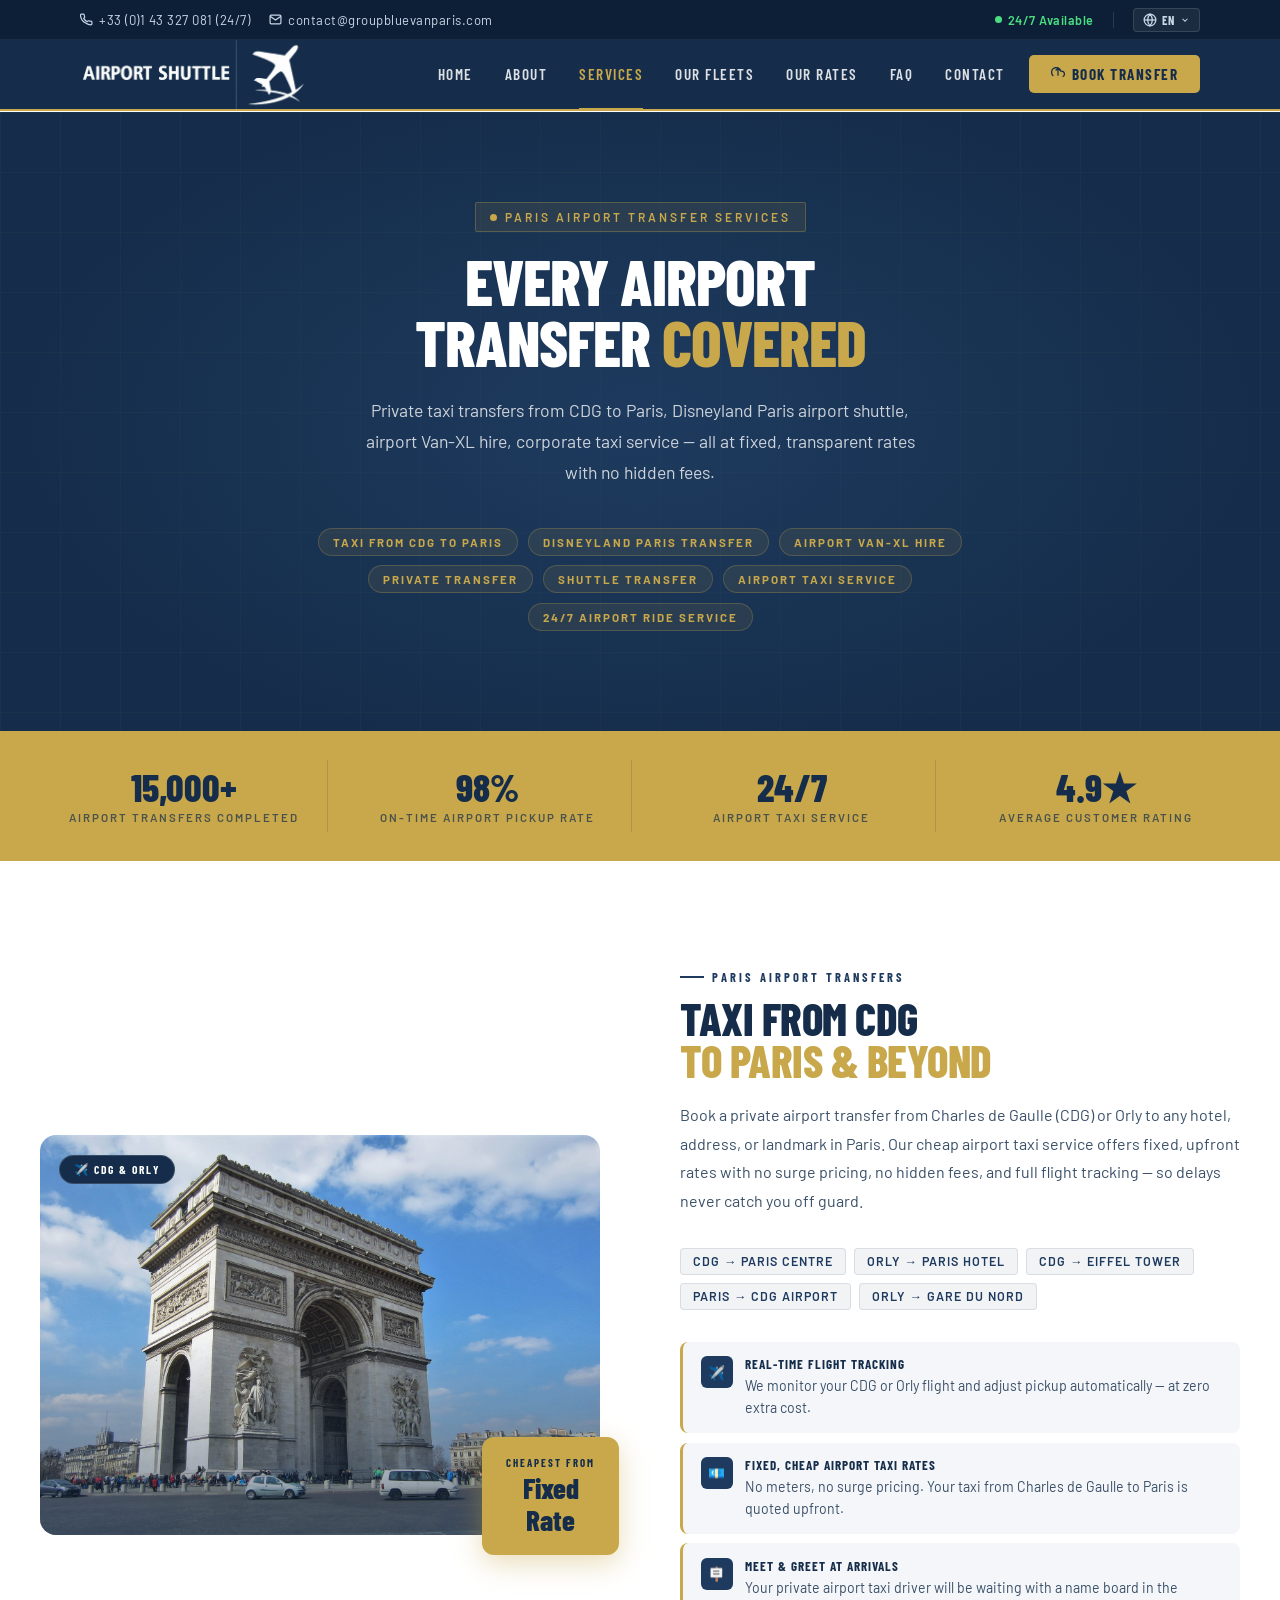
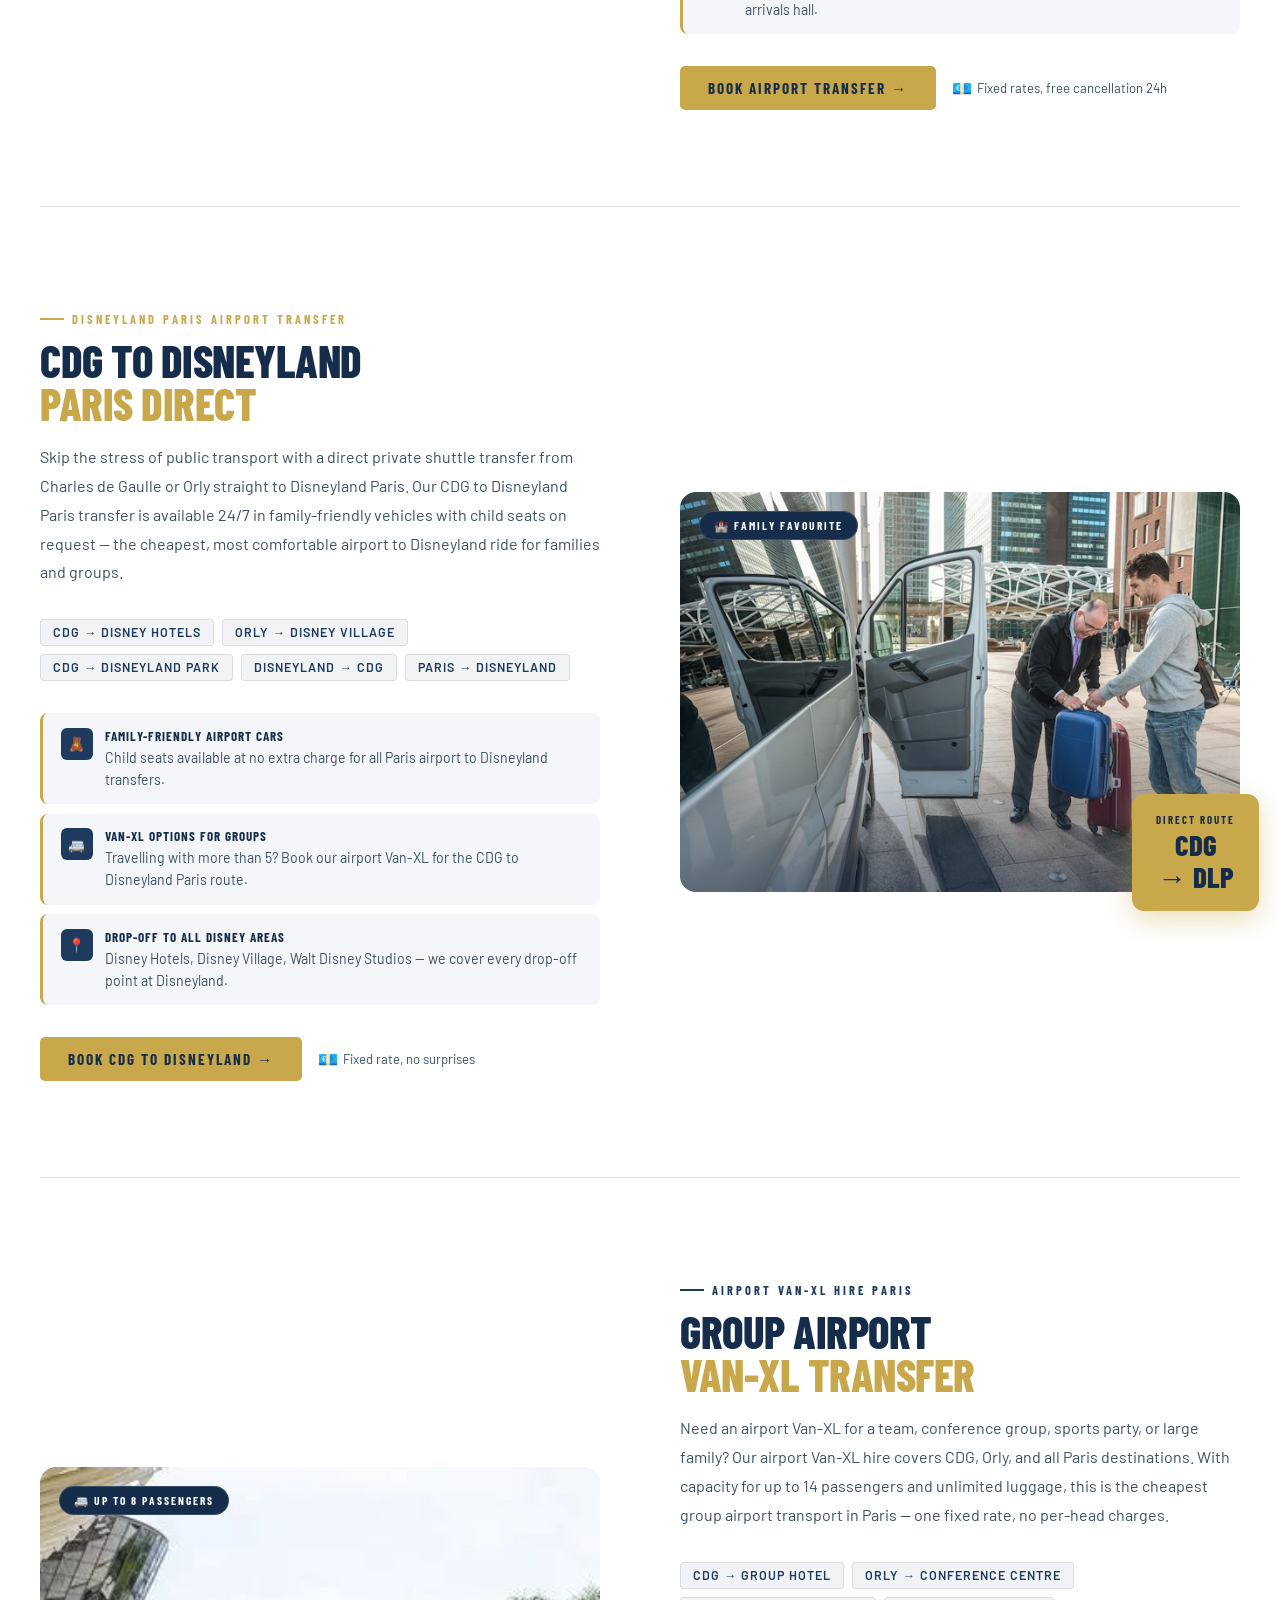
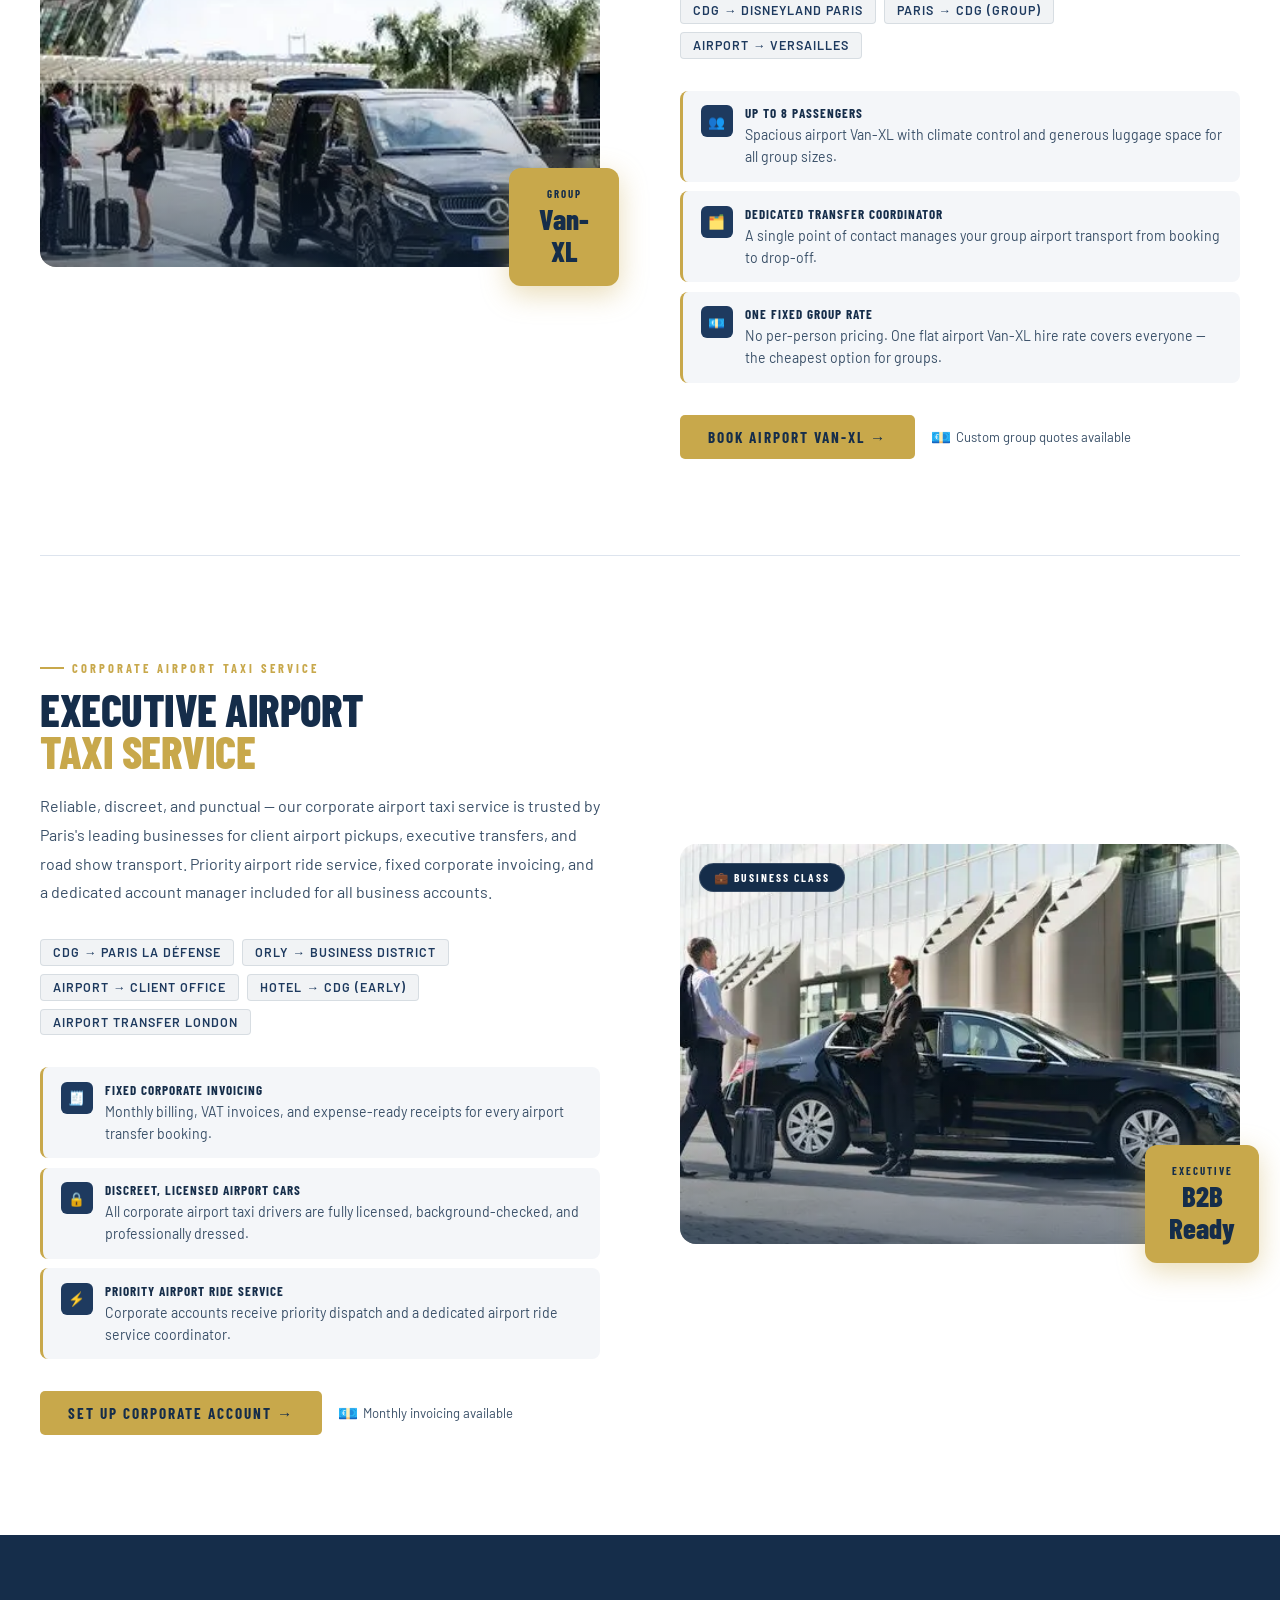
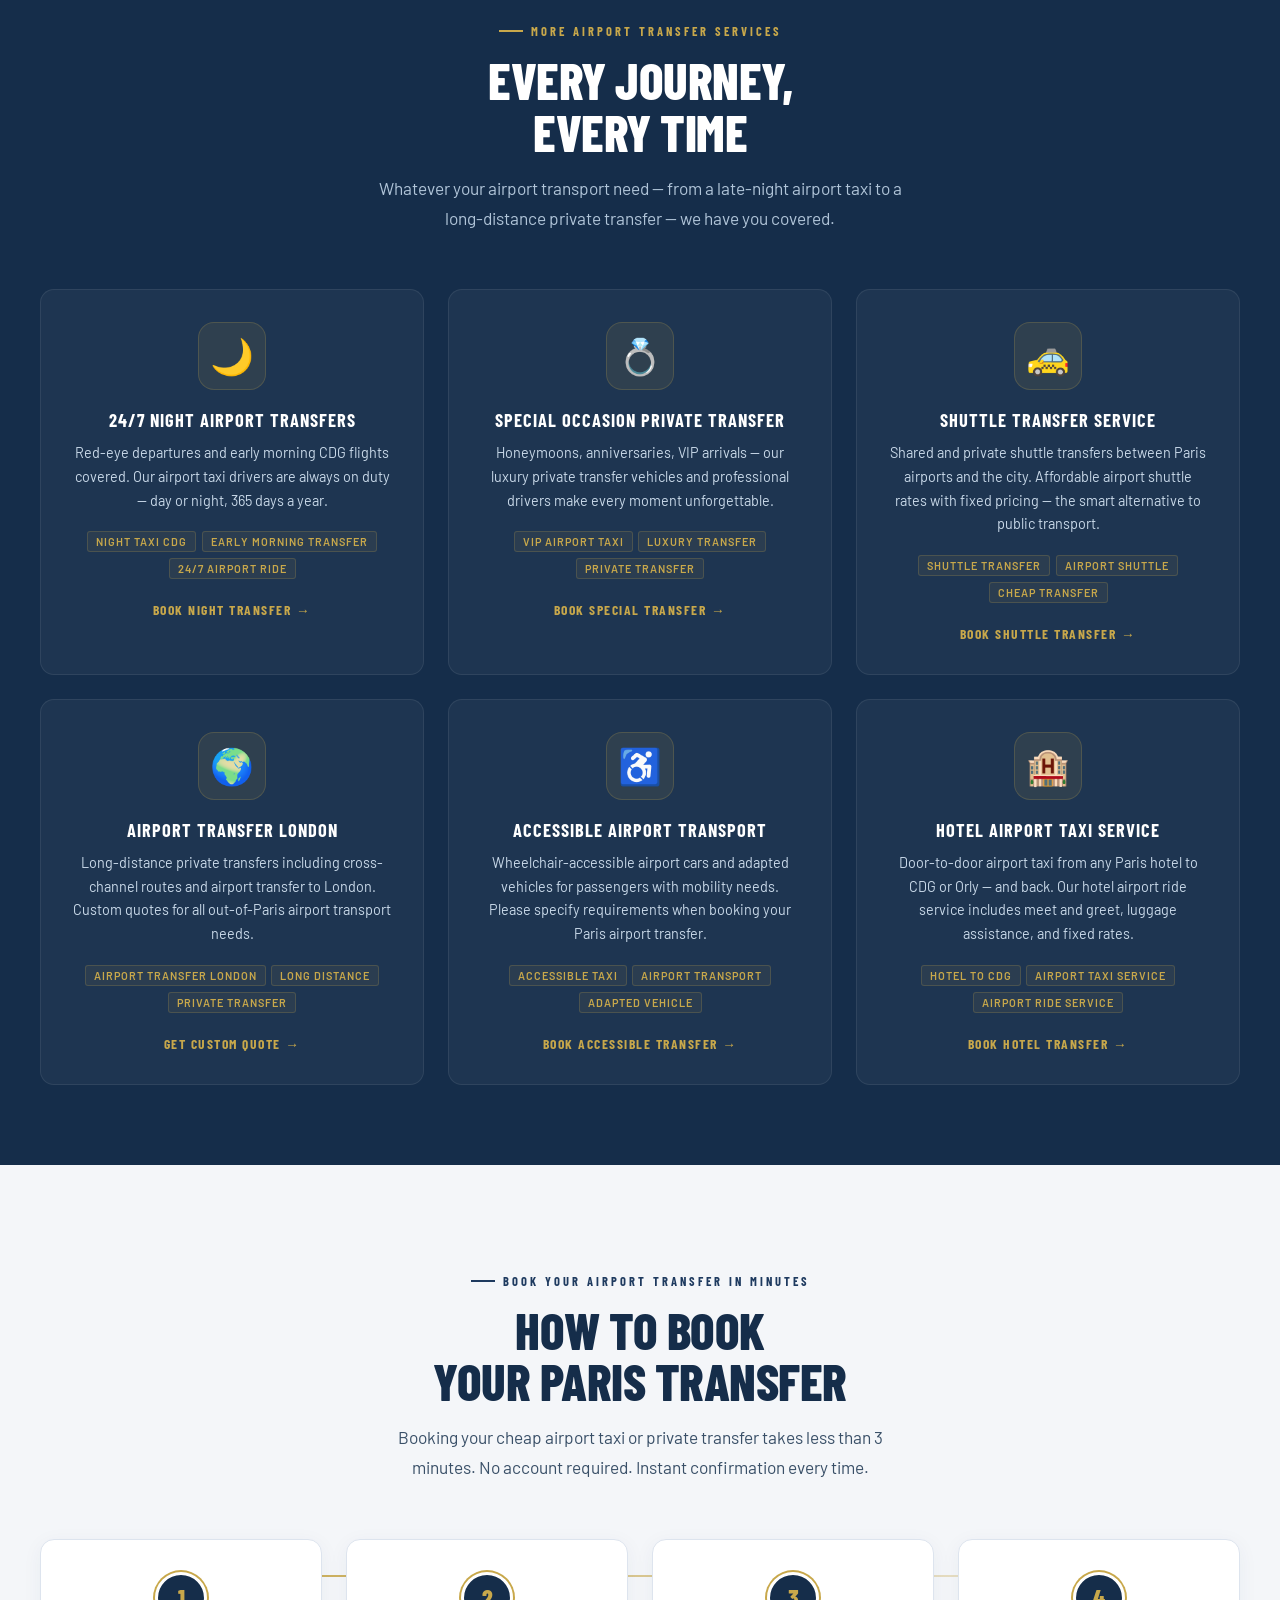
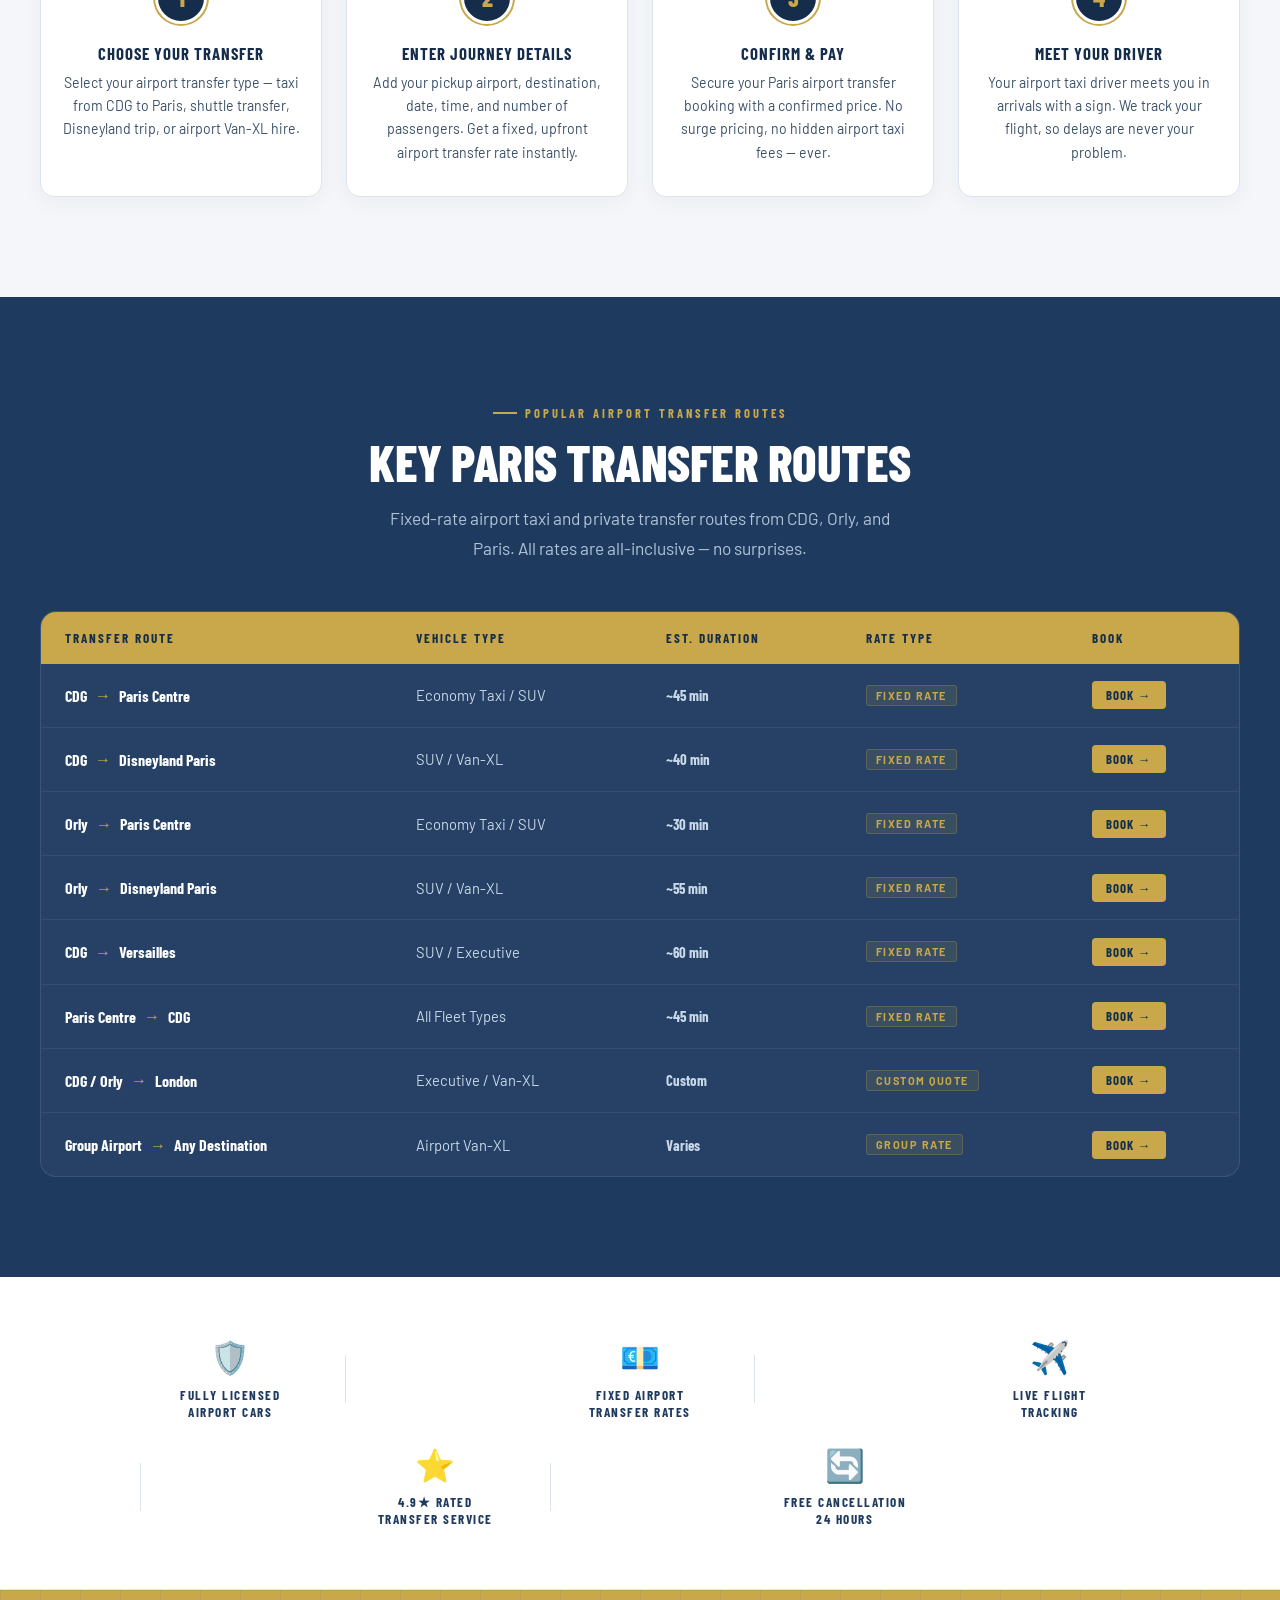
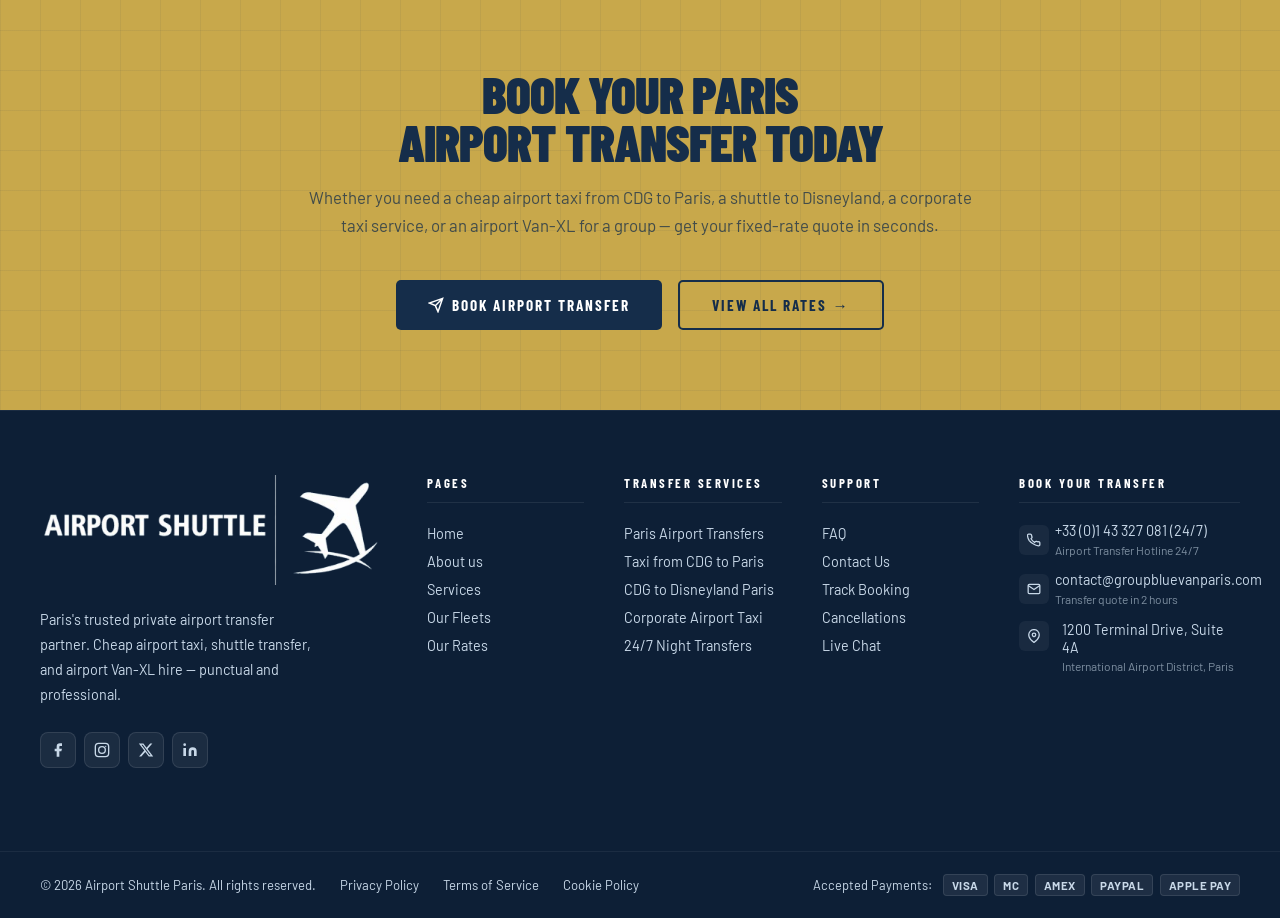
<file: services.html>
<!DOCTYPE html>
<html lang="en">
<head>
    <meta charset="UTF-8" />
    <meta name="viewport" content="width=device-width, initial-scale=1.0" />
    <!-- Primary SEO -->
    <title>Paris Airport Transfer Services | CDG Taxi, Van-XL, Shuttle | Group Blue Van Paris</title>
    <meta name="description" content="All Paris airport transfer services: private taxi from CDG & Orly, Disneyland Paris shuttle transfer, airport Van-XL hire, corporate airport taxi & long-distance transfers. Fixed rates, 24/7.">
    <meta name="keywords" content="paris airport transfer services, private airport transfer, taxi from cdg to paris, disneyland paris airport transfer, airport Van-XL hire, shuttle transfer paris, corporate airport taxi, cheap airport taxi, airport taxi service, airport ride service, airport transport paris">
    <meta name="author" content="Group Blue Van Paris">
    <meta name="robots" content="index, follow">
    <link rel="canonical" href="https://airport-shuttle.fr/services.html">
    
    <!-- Open Graph -->
    <meta property="og:type" content="website">
    <meta property="og:url" content="https://airport-shuttle.fr/services.html">
    <meta property="og:title" content="Paris Airport Transfer Services | CDG, Orly, Disneyland | Group Blue Van Paris">
    <meta property="og:description" content="Private taxis, Van-XLes & shuttle transfers from CDG, Orly and Beauvais. Disneyland Paris transfers, corporate taxi service, group Van-XL hire — all at fixed rates.">
    <meta property="og:image" content="https://airport-shuttle.fr/img/why-us-groupebluevanparis.png">
    <meta property="og:image:width" content="1200">
    <meta property="og:image:height" content="630">
    <meta property="og:image:alt" content="Paris airport transfer services — Group Blue Van Paris">
    <meta property="og:site_name" content="Group Blue Van Paris">
    <meta property="og:locale" content="en_GB">
    
    <!-- Twitter Card -->
    <meta name="twitter:card" content="summary_large_image">
    <meta name="twitter:url" content="https://airport-shuttle.fr/services.html">
    <meta name="twitter:title" content="Paris Airport Transfer Services | CDG, Orly, Disneyland">
    <meta name="twitter:description" content="Private taxis, Van-XLes & shuttle transfers from CDG, Orly and Beauvais. Fixed rates, 24/7 availability, free flight tracking.">
    <meta name="twitter:image" content="https://airport-shuttle.fr/img/why-us-groupebluevanparis.png">
    <meta name="twitter:image:alt" content="Paris airport transfer services">
    
    <!-- JSON-LD Structured Data -->
    <script type="application/ld+json">
    {
    "@context": "https://schema.org",
    "@type": "Service",
    "serviceType": "Airport Transfer",
    "name": "Paris Airport Transfer Services",
    "url": "https://airport-shuttle.fr/services.html",
    "provider": {
        "@type": "TaxiService",
        "name": "Group Blue Van Paris",
        "url": "https://airport-shuttle.fr/",
        "telephone": "+330143327081"
    },
    "description": "Private airport transfer services in Paris including taxi from CDG and Orly, Disneyland Paris shuttle transfers, airport Van-XL hire, corporate taxi service, and long-distance transfers.",
    "areaServed": { "@type": "City", "name": "Paris, France" },
    "hasOfferCatalog": {
        "@type": "OfferCatalog",
        "name": "Airport Transfer Services",
        "itemListElement": [
        {
            "@type": "Offer",
            "itemOffered": { "@type": "Service", "name": "Private Taxi from CDG to Paris" }
        },
        {
            "@type": "Offer",
            "itemOffered": { "@type": "Service", "name": "Disneyland Paris Airport Transfer" }
        },
        {
            "@type": "Offer",
            "itemOffered": { "@type": "Service", "name": "Airport Van-XL Hire Paris" }
        },
        {
            "@type": "Offer",
            "itemOffered": { "@type": "Service", "name": "Corporate Airport Taxi Service" }
        },
        {
            "@type": "Offer",
            "itemOffered": { "@type": "Service", "name": "Long-Distance Transfer Paris to London" }
        }
        ]
    }
    }
    </script>
 
    <meta name="description" content="Full range of Paris airport transfer services — private taxi from CDG to Paris, Disneyland Paris airport transfer, airport Van-XL hire, corporate taxi service & shuttle transfers. Fixed rates, 24/7." />
    <meta name="keywords" content="cheapest airport transfers, paris airport transfer, airport transfer london, private airport transfer, private transfer, book airport transfer, transfer paris, airport Van-XL, disneyland paris airport transfer, taxi transfers, shuttle transfer, airport transport, taxi from cdg to paris, paris airport to disneyland, cheap airport taxi, taxi from charles de gaulle to paris, cdg to disneyland paris, airport Van-XL hire, airport taxi service, airport service, airport ride service, airport to, airport taxi transfer, airport cars, airport transfers" />
    <link rel="preconnect" href="https://fonts.googleapis.com" />
    <link rel="icon" href="img/fav.ico" type="image/x-icon">
    <link rel="preconnect" href="https://fonts.gstatic.com" crossorigin />
    <link href="https://fonts.googleapis.com/css2?family=Barlow+Condensed:wght@300;400;600;700;800&family=Barlow:wght@300;400;500;600&display=swap" rel="stylesheet"/>
    <link rel="stylesheet" href="css/styles.css"/>
    <link rel="stylesheet" href="css/about.css"/>
</head>
<body class="services-page">

    <nav id="mainNav" class="main-nav"></nav>

    <!-- ════════════════════════════════════════
         PAGE HERO
    ════════════════════════════════════════ -->
    <section class="services-page-hero">
        <div class="services-page-hero-inner">
            <div class="hero-tag reveal-up delay-0">
                <span class="hero-tag-dot"></span>
                Paris Airport Transfer Services
            </div>
            <h1 class="reveal-up delay-1">
                Every Airport<br />Transfer <em>Covered</em>
            </h1>
            <p class="reveal-up delay-2">
                Private taxi transfers from CDG to Paris, Disneyland Paris airport shuttle, airport Van-XL hire, corporate taxi service — all at fixed, transparent rates with no hidden fees.
            </p>
            <div class="hero-pills reveal-up delay-3">
                <span class="hero-pill">Taxi from CDG to Paris</span>
                <span class="hero-pill">Disneyland Paris Transfer</span>
                <span class="hero-pill">Airport Van-XL Hire</span>
                <span class="hero-pill">Private Transfer</span>
                <span class="hero-pill">Shuttle Transfer</span>
                <span class="hero-pill">Airport Taxi Service</span>
                <span class="hero-pill">24/7 Airport Ride Service</span>
            </div>
        </div>
    </section>

    <!-- ════════════════════════════════════════
         STATS STRIP
    ════════════════════════════════════════ -->
    <div class="stats-strip">
        <div class="stats-strip-inner">
            <div class="stats-strip-item">
                <div class="stats-strip-num">15,000+</div>
                <div class="stats-strip-label">Airport Transfers Completed</div>
            </div>
            <div class="stats-strip-item">
                <div class="stats-strip-num">98%</div>
                <div class="stats-strip-label">On-Time Airport Pickup Rate</div>
            </div>
            <div class="stats-strip-item">
                <div class="stats-strip-num">24/7</div>
                <div class="stats-strip-label">Airport Taxi Service</div>
            </div>
            <div class="stats-strip-item">
                <div class="stats-strip-num">4.9★</div>
                <div class="stats-strip-label">Average Customer Rating</div>
            </div>
        </div>
    </div>

    <!-- ════════════════════════════════════════
         SERVICE DETAIL CARDS
    ════════════════════════════════════════ -->
    <section class="services-detail-section" id="airport">
        <!-- 1. Paris Airport Transfers -->
        <div class="service-detail-card scroll-reveal">
            <div class="sdc-visual">
                <div class="sdc-img-wrap">
                    <img src="img/charles de gaulle.jpeg" alt="Paris CDG airport transfer taxi private" />
                    <div class="sdc-img-overlay"></div>
                    <div class="sdc-tag-float">✈️ CDG & Orly</div>
                </div>
                <div class="sdc-badge">
                    <div class="sdc-badge-label">Cheapest From</div>
                    <div class="sdc-badge-value">Fixed<br />Rate</div>
                </div>
            </div>
            <div class="sdc-content">
                <div class="section-label">Paris Airport Transfers</div>
                <h2>Taxi from CDG<br /><span>To Paris &amp; Beyond</span></h2>
                <p>Book a private airport transfer from Charles de Gaulle (CDG) or Orly to any hotel, address, or landmark in Paris. Our cheap airport taxi service offers fixed, upfront rates with no surge pricing, no hidden fees, and full flight tracking — so delays never catch you off guard.</p>
                <div class="sdc-routes">
                    <span class="sdc-route">CDG → Paris Centre</span>
                    <span class="sdc-route">Orly → Paris Hotel</span>
                    <span class="sdc-route">CDG → Eiffel Tower</span>
                    <span class="sdc-route">Paris → CDG Airport</span>
                    <span class="sdc-route">Orly → Gare du Nord</span>
                </div>
                <div class="sdc-features">
                    <div class="sdc-feat">
                        <div class="sdc-feat-icon">✈️</div>
                        <div class="sdc-feat-text">
                            <strong>Real-Time Flight Tracking</strong>
                            <span>We monitor your CDG or Orly flight and adjust pickup automatically — at zero extra cost.</span>
                        </div>
                    </div>
                    <div class="sdc-feat">
                        <div class="sdc-feat-icon">💶</div>
                        <div class="sdc-feat-text">
                            <strong>Fixed, Cheap Airport Taxi Rates</strong>
                            <span>No meters, no surge pricing. Your taxi from Charles de Gaulle to Paris is quoted upfront.</span>
                        </div>
                    </div>
                    <div class="sdc-feat">
                        <div class="sdc-feat-icon">🪧</div>
                        <div class="sdc-feat-text">
                            <strong>Meet &amp; Greet at Arrivals</strong>
                            <span>Your private airport taxi driver will be waiting with a name board in the arrivals hall.</span>
                        </div>
                    </div>
                </div>
                <div class="sdc-cta">
                    <a href="contact.html" class="btn-primary">Book Airport Transfer →</a>
                    <span class="sdc-price-note">Fixed rates, free cancellation 24h</span>
                </div>
            </div>
        </div>

        <!-- 2. Disneyland Paris Transfer -->
        <div class="service-detail-card reverse" id="disneyland" style="scroll-margin-top:120px">
            <div class="sdc-visual">
                <div class="sdc-img-wrap">
                    <img src="img/23f0c76639c0343b064c4335d881bfe5-This is a Photograph of Luggage assistance.avif" alt="Disneyland Paris airport transfer shuttle CDG" />
                    <div class="sdc-img-overlay"></div>
                    <div class="sdc-tag-float">🏰 Family Favourite</div>
                </div>
                <div class="sdc-badge">
                    <div class="sdc-badge-label">Direct Route</div>
                    <div class="sdc-badge-value">CDG<br />→ DLP</div>
                </div>
            </div>
            <div class="sdc-content">
                <div class="section-label accent">Disneyland Paris Airport Transfer</div>
                <h2>CDG to Disneyland<br /><span>Paris Direct</span></h2>
                <p>Skip the stress of public transport with a direct private shuttle transfer from Charles de Gaulle or Orly straight to Disneyland Paris. Our CDG to Disneyland Paris transfer is available 24/7 in family-friendly vehicles with child seats on request — the cheapest, most comfortable airport to Disneyland ride for families and groups.</p>
                <div class="sdc-routes">
                    <span class="sdc-route">CDG → Disney Hotels</span>
                    <span class="sdc-route">Orly → Disney Village</span>
                    <span class="sdc-route">CDG → Disneyland Park</span>
                    <span class="sdc-route">Disneyland → CDG</span>
                    <span class="sdc-route">Paris → Disneyland</span>
                </div>
                <div class="sdc-features">
                    <div class="sdc-feat">
                        <div class="sdc-feat-icon">🧸</div>
                        <div class="sdc-feat-text">
                            <strong>Family-Friendly Airport Cars</strong>
                            <span>Child seats available at no extra charge for all Paris airport to Disneyland transfers.</span>
                        </div>
                    </div>
                    <div class="sdc-feat">
                        <div class="sdc-feat-icon">🚐</div>
                        <div class="sdc-feat-text">
                            <strong>Van-XL Options for Groups</strong>
                            <span>Travelling with more than 5? Book our airport Van-XL for the CDG to Disneyland Paris route.</span>
                        </div>
                    </div>
                    <div class="sdc-feat">
                        <div class="sdc-feat-icon">📍</div>
                        <div class="sdc-feat-text">
                            <strong>Drop-Off to All Disney Areas</strong>
                            <span>Disney Hotels, Disney Village, Walt Disney Studios — we cover every drop-off point at Disneyland.</span>
                        </div>
                    </div>
                </div>
                <div class="sdc-cta">
                    <a href="contact.html" class="btn-primary">Book CDG to Disneyland →</a>
                    <span class="sdc-price-note">Fixed rate, no surprises</span>
                </div>
            </div>
        </div>

        <!-- 3. Airport Van-XL Hire -->
        <div class="service-detail-card" id="groups" style="scroll-margin-top:120px">
            <div class="sdc-visual">
                <div class="sdc-img-wrap">
                    <img src="img/OIP.webp" alt="Airport Van-XL hire Paris group shuttle transfer" />
                    <div class="sdc-img-overlay"></div>
                    <div class="sdc-tag-float">🚐 Up to 8 Passengers</div>
                </div>
                <div class="sdc-badge">
                    <div class="sdc-badge-label">Group</div>
                    <div class="sdc-badge-value">Van-<br />XL</div>
                </div>
            </div>
            <div class="sdc-content">
                <div class="section-label">Airport Van-XL Hire Paris</div>
                <h2>Group Airport<br /><span>Van-XL Transfer</span></h2>
                <p>Need an airport Van-XL for a team, conference group, sports party, or large family? Our airport Van-XL hire covers CDG, Orly, and all Paris destinations. With capacity for up to 14 passengers and unlimited luggage, this is the cheapest group airport transport in Paris — one fixed rate, no per-head charges.</p>
                <div class="sdc-routes">
                    <span class="sdc-route">CDG → Group Hotel</span>
                    <span class="sdc-route">Orly → Conference Centre</span>
                    <span class="sdc-route">CDG → Disneyland Paris</span>
                    <span class="sdc-route">Paris → CDG (Group)</span>
                    <span class="sdc-route">Airport → Versailles</span>
                </div>
                <div class="sdc-features">
                    <div class="sdc-feat">
                        <div class="sdc-feat-icon">👥</div>
                        <div class="sdc-feat-text">
                            <strong>Up to 8 Passengers</strong>
                            <span>Spacious airport Van-XL with climate control and generous luggage space for all group sizes.</span>
                        </div>
                    </div>
                    <div class="sdc-feat">
                        <div class="sdc-feat-icon">🗂️</div>
                        <div class="sdc-feat-text">
                            <strong>Dedicated Transfer Coordinator</strong>
                            <span>A single point of contact manages your group airport transport from booking to drop-off.</span>
                        </div>
                    </div>
                    <div class="sdc-feat">
                        <div class="sdc-feat-icon">💶</div>
                        <div class="sdc-feat-text">
                            <strong>One Fixed Group Rate</strong>
                            <span>No per-person pricing. One flat airport Van-XL hire rate covers everyone — the cheapest option for groups.</span>
                        </div>
                    </div>
                </div>
                <div class="sdc-cta">
                    <a href="contact.html" class="btn-primary">Book Airport Van-XL →</a>
                    <span class="sdc-price-note">Custom group quotes available</span>
                </div>
            </div>
        </div>

        <!-- 4. Corporate Airport Taxi -->
        <div class="service-detail-card reverse" id="corporate" style="scroll-margin-top:120px">
            <div class="sdc-visual">
                <div class="sdc-img-wrap">
                    <img src="img/why-us-groupebluevanparis-xYMIrcvh.webp" alt="Corporate airport taxi service Paris executive transfer" />
                    <div class="sdc-img-overlay"></div>
                    <div class="sdc-tag-float">💼 Business Class</div>
                </div>
                <div class="sdc-badge">
                    <div class="sdc-badge-label">Executive</div>
                    <div class="sdc-badge-value">B2B<br />Ready</div>
                </div>
            </div>
            <div class="sdc-content">
                <div class="section-label accent">Corporate Airport Taxi Service</div>
                <h2>Executive Airport<br /><span>Taxi Service</span></h2>
                <p>Reliable, discreet, and punctual — our corporate airport taxi service is trusted by Paris's leading businesses for client airport pickups, executive transfers, and road show transport. Priority airport ride service, fixed corporate invoicing, and a dedicated account manager included for all business accounts.</p>
                <div class="sdc-routes">
                    <span class="sdc-route">CDG → Paris La Défense</span>
                    <span class="sdc-route">Orly → Business District</span>
                    <span class="sdc-route">Airport → Client Office</span>
                    <span class="sdc-route">Hotel → CDG (Early)</span>
                    <span class="sdc-route">Airport Transfer London</span>
                </div>
                <div class="sdc-features">
                    <div class="sdc-feat">
                        <div class="sdc-feat-icon">🧾</div>
                        <div class="sdc-feat-text">
                            <strong>Fixed Corporate Invoicing</strong>
                            <span>Monthly billing, VAT invoices, and expense-ready receipts for every airport transfer booking.</span>
                        </div>
                    </div>
                    <div class="sdc-feat">
                        <div class="sdc-feat-icon">🔒</div>
                        <div class="sdc-feat-text">
                            <strong>Discreet, Licensed Airport Cars</strong>
                            <span>All corporate airport taxi drivers are fully licensed, background-checked, and professionally dressed.</span>
                        </div>
                    </div>
                    <div class="sdc-feat">
                        <div class="sdc-feat-icon">⚡</div>
                        <div class="sdc-feat-text">
                            <strong>Priority Airport Ride Service</strong>
                            <span>Corporate accounts receive priority dispatch and a dedicated airport ride service coordinator.</span>
                        </div>
                    </div>
                </div>
                <div class="sdc-cta">
                    <a href="contact.html" class="btn-primary">Set Up Corporate Account →</a>
                    <span class="sdc-price-note">Monthly invoicing available</span>
                </div>
            </div>
        </div>
    </section>

    <!-- ════════════════════════════════════════
         MORE SERVICES DARK STRIP
    ════════════════════════════════════════ -->
    <section class="services-dark-strip">
        <div class="sdstrip-inner">
            <div class="sdstrip-header">
                <div class="section-label accent scroll-reveal">More Airport Transfer Services</div>
                <h2 class="section-title light scroll-reveal">Every Journey,<br />Every Time</h2>
                <p class="section-sub muted scroll-reveal">Whatever your airport transport need — from a late-night airport taxi to a long-distance private transfer — we have you covered.</p>
            </div>
            <div class="sdstrip-grid">
                <div class="mini-service-card scroll-reveal stagger-1" id="night">
                    <div class="msc-icon">🌙</div>
                    <div class="msc-title">24/7 Night Airport Transfers</div>
                    <div class="msc-desc">Red-eye departures and early morning CDG flights covered. Our airport taxi drivers are always on duty — day or night, 365 days a year.</div>
                    <div class="msc-kws">
                        <span class="msc-kw">Night Taxi CDG</span>
                        <span class="msc-kw">Early Morning Transfer</span>
                        <span class="msc-kw">24/7 Airport Ride</span>
                    </div>
                    <a href="contact.html" class="msc-link">Book Night Transfer →</a>
                </div>
                <div class="mini-service-card scroll-reveal stagger-2" id="special">
                    <div class="msc-icon">💍</div>
                    <div class="msc-title">Special Occasion Private Transfer</div>
                    <div class="msc-desc">Honeymoons, anniversaries, VIP arrivals — our luxury private transfer vehicles and professional drivers make every moment unforgettable.</div>
                    <div class="msc-kws">
                        <span class="msc-kw">VIP Airport Taxi</span>
                        <span class="msc-kw">Luxury Transfer</span>
                        <span class="msc-kw">Private Transfer</span>
                    </div>
                    <a href="contact.html" class="msc-link">Book Special Transfer →</a>
                </div>
                <div class="mini-service-card scroll-reveal stagger-3">
                    <div class="msc-icon">🚕</div>
                    <div class="msc-title">Shuttle Transfer Service</div>
                    <div class="msc-desc">Shared and private shuttle transfers between Paris airports and the city. Affordable airport shuttle rates with fixed pricing — the smart alternative to public transport.</div>
                    <div class="msc-kws">
                        <span class="msc-kw">Shuttle Transfer</span>
                        <span class="msc-kw">Airport Shuttle</span>
                        <span class="msc-kw">Cheap Transfer</span>
                    </div>
                    <a href="contact.html" class="msc-link">Book Shuttle Transfer →</a>
                </div>
                <div class="mini-service-card scroll-reveal stagger-1">
                    <div class="msc-icon">🌍</div>
                    <div class="msc-title">Airport Transfer London</div>
                    <div class="msc-desc">Long-distance private transfers including cross-channel routes and airport transfer to London. Custom quotes for all out-of-Paris airport transport needs.</div>
                    <div class="msc-kws">
                        <span class="msc-kw">Airport Transfer London</span>
                        <span class="msc-kw">Long Distance</span>
                        <span class="msc-kw">Private Transfer</span>
                    </div>
                    <a href="contact.html" class="msc-link">Get Custom Quote →</a>
                </div>
                <div class="mini-service-card scroll-reveal stagger-2">
                    <div class="msc-icon">♿</div>
                    <div class="msc-title">Accessible Airport Transport</div>
                    <div class="msc-desc">Wheelchair-accessible airport cars and adapted vehicles for passengers with mobility needs. Please specify requirements when booking your Paris airport transfer.</div>
                    <div class="msc-kws">
                        <span class="msc-kw">Accessible Taxi</span>
                        <span class="msc-kw">Airport Transport</span>
                        <span class="msc-kw">Adapted Vehicle</span>
                    </div>
                    <a href="contact.html" class="msc-link">Book Accessible Transfer →</a>
                </div>
                <div class="mini-service-card scroll-reveal stagger-3">
                    <div class="msc-icon">🏨</div>
                    <div class="msc-title">Hotel Airport Taxi Service</div>
                    <div class="msc-desc">Door-to-door airport taxi from any Paris hotel to CDG or Orly — and back. Our hotel airport ride service includes meet and greet, luggage assistance, and fixed rates.</div>
                    <div class="msc-kws">
                        <span class="msc-kw">Hotel to CDG</span>
                        <span class="msc-kw">Airport Taxi Service</span>
                        <span class="msc-kw">Airport Ride Service</span>
                    </div>
                    <a href="contact.html" class="msc-link">Book Hotel Transfer →</a>
                </div>
            </div>
        </div>
    </section>

    <!-- ════════════════════════════════════════
         HOW IT WORKS
    ════════════════════════════════════════ -->
    <section class="how-section">
        <div class="how-inner">
            <div class="section-label scroll-reveal">Book Your Airport Transfer in Minutes</div>
            <h2 class="section-title scroll-reveal">How to Book<br />Your Paris Transfer</h2>
            <p class="section-sub scroll-reveal">Booking your cheap airport taxi or private transfer takes less than 3 minutes. No account required. Instant confirmation every time.</p>
            <div class="how-steps">
                <div class="how-step scroll-reveal stagger-1">
                    <div class="how-step-num">1</div>
                    <h4>Choose Your Transfer</h4>
                    <p>Select your airport transfer type — taxi from CDG to Paris, shuttle transfer, Disneyland trip, or airport Van-XL hire.</p>
                </div>
                <div class="how-step scroll-reveal stagger-2">
                    <div class="how-step-num">2</div>
                    <h4>Enter Journey Details</h4>
                    <p>Add your pickup airport, destination, date, time, and number of passengers. Get a fixed, upfront airport transfer rate instantly.</p>
                </div>
                <div class="how-step scroll-reveal stagger-3">
                    <div class="how-step-num">3</div>
                    <h4>Confirm &amp; Pay</h4>
                    <p>Secure your Paris airport transfer booking with a confirmed price. No surge pricing, no hidden airport taxi fees — ever.</p>
                </div>
                <div class="how-step scroll-reveal stagger-4">
                    <div class="how-step-num">4</div>
                    <h4>Meet Your Driver</h4>
                    <p>Your airport taxi driver meets you in arrivals with a sign. We track your flight, so delays are never your problem.</p>
                </div>
            </div>
        </div>
    </section>

    <!-- ════════════════════════════════════════
         ROUTES TABLE
    ════════════════════════════════════════ -->
    <section class="routes-section">
        <div class="routes-inner">
            <div class="routes-header">
                <div class="section-label accent scroll-reveal">Popular Airport Transfer Routes</div>
                <h2 class="section-title light scroll-reveal">Key Paris Transfer Routes</h2>
                <p class="section-sub muted scroll-reveal">Fixed-rate airport taxi and private transfer routes from CDG, Orly, and Paris. All rates are all-inclusive — no surprises.</p>
            </div>
            <div class="routes-table-wrap scroll-reveal">
                <table class="routes-table">
                    <thead>
                        <tr>
                            <th>Transfer Route</th>
                            <th>Vehicle Type</th>
                            <th>Est. Duration</th>
                            <th>Rate Type</th>
                            <th>Book</th>
                        </tr>
                    </thead>
                    <tbody>
                        <tr>
                            <td><span class="route-arrow">CDG <span class="rarr">→</span> Paris Centre</span></td>
                            <td>Economy Taxi / SUV</td>
                            <td class="route-duration">~45 min</td>
                            <td><span class="route-tag">Fixed Rate</span></td>
                            <td><a href="contact.html" class="route-book">Book →</a></td>
                        </tr>
                        <tr>
                            <td><span class="route-arrow">CDG <span class="rarr">→</span> Disneyland Paris</span></td>
                            <td>SUV / Van-XL</td>
                            <td class="route-duration">~40 min</td>
                            <td><span class="route-tag">Fixed Rate</span></td>
                            <td><a href="contact.html" class="route-book">Book →</a></td>
                        </tr>
                        <tr>
                            <td><span class="route-arrow">Orly <span class="rarr">→</span> Paris Centre</span></td>
                            <td>Economy Taxi / SUV</td>
                            <td class="route-duration">~30 min</td>
                            <td><span class="route-tag">Fixed Rate</span></td>
                            <td><a href="contact.html" class="route-book">Book →</a></td>
                        </tr>
                        <tr>
                            <td><span class="route-arrow">Orly <span class="rarr">→</span> Disneyland Paris</span></td>
                            <td>SUV / Van-XL</td>
                            <td class="route-duration">~55 min</td>
                            <td><span class="route-tag">Fixed Rate</span></td>
                            <td><a href="contact.html" class="route-book">Book →</a></td>
                        </tr>
                        <tr>
                            <td><span class="route-arrow">CDG <span class="rarr">→</span> Versailles</span></td>
                            <td>SUV / Executive</td>
                            <td class="route-duration">~60 min</td>
                            <td><span class="route-tag">Fixed Rate</span></td>
                            <td><a href="contact.html" class="route-book">Book →</a></td>
                        </tr>
                        <tr>
                            <td><span class="route-arrow">Paris Centre <span class="rarr">→</span> CDG</span></td>
                            <td>All Fleet Types</td>
                            <td class="route-duration">~45 min</td>
                            <td><span class="route-tag">Fixed Rate</span></td>
                            <td><a href="contact.html" class="route-book">Book →</a></td>
                        </tr>
                        <tr>
                            <td><span class="route-arrow">CDG / Orly <span class="rarr">→</span> London</span></td>
                            <td>Executive / Van-XL</td>
                            <td class="route-duration">Custom</td>
                            <td><span class="route-tag">Custom Quote</span></td>
                            <td><a href="contact.html" class="route-book">Book →</a></td>
                        </tr>
                        <tr>
                            <td><span class="route-arrow">Group Airport <span class="rarr">→</span> Any Destination</span></td>
                            <td>Airport Van-XL</td>
                            <td class="route-duration">Varies</td>
                            <td><span class="route-tag">Group Rate</span></td>
                            <td><a href="contact.html" class="route-book">Book →</a></td>
                        </tr>
                    </tbody>
                </table>
            </div>
        </div>
    </section>

    <!-- ════════════════════════════════════════
         TRUST BADGES
    ════════════════════════════════════════ -->
    <div class="trust-section">
        <div class="trust-inner">
            <div class="trust-item scroll-reveal stagger-1">
                <div class="trust-icon">🛡️</div>
                <div class="trust-text">Fully Licensed<br />Airport Cars</div>
            </div>
            <div class="trust-divider"></div>
            <div class="trust-item scroll-reveal stagger-2">
                <div class="trust-icon">💶</div>
                <div class="trust-text">Fixed Airport<br />Transfer Rates</div>
            </div>
            <div class="trust-divider"></div>
            <div class="trust-item scroll-reveal stagger-3">
                <div class="trust-icon">✈️</div>
                <div class="trust-text">Live Flight<br />Tracking</div>
            </div>
            <div class="trust-divider"></div>
            <div class="trust-item scroll-reveal stagger-4">
                <div class="trust-icon">⭐</div>
                <div class="trust-text">4.9★ Rated<br />Transfer Service</div>
            </div>
            <div class="trust-divider"></div>
            <div class="trust-item scroll-reveal stagger-4">
                <div class="trust-icon">🔄</div>
                <div class="trust-text">Free Cancellation<br />24 Hours</div>
            </div>
        </div>
    </div>

    <!-- ════════════════════════════════════════
         CTA BANNER
    ════════════════════════════════════════ -->
    <section class="cta-banner">
        <div class="cta-banner-inner">
            <h2 class="reveal-up delay-0">Book Your Paris<br />Airport Transfer Today</h2>
            <p class="reveal-up delay-1">Whether you need a cheap airport taxi from CDG to Paris, a shuttle to Disneyland, a corporate taxi service, or an airport Van-XL for a group — get your fixed-rate quote in seconds.</p>
            <div class="cta-banner-btns reveal-up delay-2">
                <a href="contact.html" class="btn-cta-dark">
                    <svg width="16" height="16" viewBox="0 0 24 24" fill="none" stroke="currentColor" stroke-width="2.2"><path d="M22 2L11 13M22 2L15 22l-4-9-9-4 20-7z"/></svg>
                    Book Airport Transfer
                </a>
                <a href="rates.html" class="btn-cta-outline-dark">View All Rates →</a>
            </div>
        </div>
    </section>

    <div id="footer"></div>

    <script>
        const initInjectedChrome = () => {
            if (window.initializeSiteChrome) window.initializeSiteChrome();
        };
        Promise.all([
            fetch("navbar.html").then(r => r.text()).then(d => { document.getElementById("mainNav").innerHTML = d; }),
            fetch("footer.html").then(r => r.text()).then(d => { document.getElementById("footer").innerHTML = d; })
        ]).then(() => {
            if (window.initializeSiteChrome) initInjectedChrome();
            else window.addEventListener("load", initInjectedChrome, { once: true });
        });
    </script>

    <script>
        (function(){
        /* Remove any existing Google toolbar iframes immediately */
        function killGoogleBar(){
            document.querySelectorAll(
            '.goog-te-banner-frame, iframe.goog-te-banner-frame, .skiptranslate iframe'
            ).forEach(function(el){ el.style.display='none'; });
            /* Also undo Google's body position shift */
            document.body.style.top      = '0';
            document.body.style.position = '';
            document.documentElement.style.marginTop = '0';
        }
        
        /* Watch for Google injecting the toolbar after load */
        var obs = new MutationObserver(function(mutations){
            mutations.forEach(function(m){
            m.addedNodes.forEach(function(node){
                if(node.nodeType===1 && (
                node.classList&&(
                    node.classList.contains('goog-te-banner-frame')||
                    node.classList.contains('skiptranslate')
                )
                )){ node.style.display='none'; }
            });
            });
            killGoogleBar();
        });
        
        function startObserver(){
            killGoogleBar();
            obs.observe(document.documentElement,{childList:true,subtree:true});
            /* Belt-and-suspenders: also check every 300 ms for 5 s after load */
            var t=0;
            var iv=setInterval(function(){ killGoogleBar(); if(++t>16) clearInterval(iv); },300);
        }
        
        if(document.readyState==='loading'){
            document.addEventListener('DOMContentLoaded',startObserver);
        } else {
            startObserver();
        }
        })();
    </script>

    <button class="scroll-top" id="scrollTop" aria-label="Back to top" type="button">↑</button>
    <script src="js/script.js"></script>
</body>
</html>
</file>
<file: css/styles.css>
/* ═══════════════════════════════════════════════════════
   AIRPORT SHUTTLE — styles.css (Merged)
   Includes all component + page styles in one file
════════════════════════════════════════════════════════ */

/* ── CUSTOM PROPERTIES ─────────────────────────────── */
:root {
    --navy:          #1e3a5f;
    --navy-dark:     #152d4a;
    --navy-light:    #264873;
    --navy-deep:     #0d1f36;
    --white:         #ffffff;
    --off-white:     #f4f6f9;
    --accent:        #c8a84b;
    --accent-light:  #e0c26a;
    --accent-dim:    rgba(200,168,75,.15);
    --text-muted:    #b0c4d8;
    --text-body:     #3a5068;
    --border-light:  #dde4ee;
    --topbar-h:      40px;
    --nav-h:         72px;
}

/* ── RESET & BASE ───────────────────────────────────── */
*,*::before,*::after { margin:0; padding:0; box-sizing:border-box; }
html { scroll-behavior:smooth; margin-top: 0 !important; }

body {
    font-family:'Barlow',sans-serif;
    background:var(--white);
    color:var(--navy-dark);
    overflow-x:hidden;
    padding-top: calc(var(--topbar-h) + var(--nav-h));
    font-size:1.05rem;
    top: 0 !important; position: static !important;
}

/* ══════════════════════════════════════════════════════
   GOOGLE TRANSLATE — suppress toolbar (paste at bottom
   of styles.css so rules load before the widget renders)
══════════════════════════════════════════════════════ */

/* Kill the floating iframe toolbar */
.goog-te-banner-frame,
.goog-te-banner-frame.skiptranslate,
iframe.goog-te-banner-frame { display: none !important; }

/* Kill the balloon tooltip */
.goog-te-balloon-frame { display: none !important; }

/* Kill the hover tooltip */
#goog-gt-tt,
.goog-tooltip,
.goog-tooltip:hover { display: none !important; }

/* Kill the top menu frame */
.goog-te-menu-frame { display: none !important; }

/* Hide Google's own gadget text / branding link */
.goog-te-gadget { font-size: 0 !important; color: transparent !important; }
.goog-te-gadget span,
.goog-te-gadget a,
.goog-logo-link { display: none !important; }

img { display:block; max-width:100%; }

/* ── LAYOUT ─────────────────────────────────────────── */
.section-inner { max-width:1200px; margin:0 auto; padding:0 2.5rem; }
.section-inner.centered { text-align:center; }
.section-header.centered { text-align:center; margin-bottom:3rem; }

.section-label {
    display:inline-flex; align-items:center; gap:8px;
    font-family:'Barlow Condensed',sans-serif;
    font-size:.78rem; letter-spacing:3px; text-transform:uppercase;
    color:var(--navy); font-weight:700; margin-bottom:1rem;
}
.section-label::before { content:''; width:24px; height:2px; background:currentColor; }
.section-label.accent { color:var(--accent); }

.section-title {
    font-family:'Barlow Condensed',sans-serif; font-weight:800;
    font-size:clamp(2.2rem,4vw,3.4rem); text-transform:uppercase;
    letter-spacing:-.5px; color:var(--navy-dark); line-height:1; margin-bottom:1rem;
}
.section-title.light { color:var(--white); }

.section-sub {
    font-size:1.08rem; color:var(--text-body); line-height:1.75;
    max-width:540px; margin:0 auto;
}
.section-sub.muted { color:var(--text-muted); }

/* ── BUTTONS ────────────────────────────────────────── */
.btn-primary {
    display:inline-flex; align-items:center; gap:8px;
    background:var(--accent); color:var(--navy-dark);
    font-family:'Barlow Condensed',sans-serif; font-weight:700;
    font-size:.95rem; letter-spacing:2px; text-transform:uppercase;
    padding:15px 32px; border:none; border-radius:5px;
    cursor:pointer; text-decoration:none;
    transition:background .2s,transform .2s,box-shadow .2s;
}
.btn-primary:hover {
    background:var(--accent-light); transform:translateY(-3px);
    box-shadow:0 8px 24px rgba(200,168,75,.35);
}

.btn-outline {
    display:inline-flex; align-items:center; gap:8px;
    background:transparent; color:var(--white);
    font-family:'Barlow Condensed',sans-serif; font-weight:700;
    font-size:.95rem; letter-spacing:2px; text-transform:uppercase;
    padding:14px 32px; border:1.5px solid rgba(255,255,255,.35);
    border-radius:5px; cursor:pointer; text-decoration:none;
    transition:border-color .2s,background .2s,transform .2s;
}
.btn-outline:hover {
    border-color:var(--white); background:rgba(255,255,255,.08); transform:translateY(-3px);
}


/* ══════════════════════════════════════════════════════
   TOPBAR
══════════════════════════════════════════════════════ */
.topbar {
    background:var(--navy-deep);
    border-bottom:1px solid rgba(255,255,255,.06);
    height:var(--topbar-h);
    position:fixed; top:0; left:0; right:0; z-index:1100;
    overflow:visible; transition:transform .35s ease;
}

.topbar-inner {
    max-width:1200px; margin:0 auto; padding:0 2.5rem;
    height:100%; display:flex; align-items:center;
    justify-content:space-between; gap:1rem;
}
.topbar-left, .topbar-right { display:flex; align-items:center; gap:1.2rem; }

.topbar-link {
    display:flex; align-items:center; gap:6px;
    font-size:.82rem; color:#c8d8e8;
    text-decoration:none; letter-spacing:.5px; transition:color .2s;
}
.topbar-link:hover { color:var(--accent); }

.topbar-badge {
    display:flex; align-items:center; gap:6px;
    font-size:.78rem; color:#4ade80; letter-spacing:.5px; font-weight:600;
}

.topbar-dot {
    width:7px; height:7px; background:#4ade80;
    border-radius:50%; animation:pulse-dot 2s infinite;
}
@keyframes pulse-dot {
    0%,100% { box-shadow:0 0 0 0 rgba(74,222,128,.5); }
    50%      { box-shadow:0 0 0 5px rgba(74,222,128,0); }
}

.topbar-divider { width:1px; height:16px; background:rgba(255,255,255,.12); }

/* Translate widget */
.translate-wrap { position:relative; }

.translate-btn {
    display:flex; align-items:center; gap:5px;
    background:rgba(255,255,255,.06); border:1px solid rgba(255,255,255,.12);
    border-radius:4px; padding:4px 9px; color:#c8d8e8;
    font-size:.78rem; font-weight:700; letter-spacing:1px;
    cursor:pointer; transition:border-color .2s,color .2s;
    font-family:'Barlow Condensed','Barlow',sans-serif; text-transform:uppercase;
}
.translate-btn:hover { border-color:var(--accent); color:var(--accent); }
.translate-caret { transition:transform .25s; }
.translate-wrap.open .translate-caret { transform:rotate(180deg); }

.translate-dropdown {
    position:absolute; top:calc(100% + 8px); right:0;
    background:var(--navy-dark); border:1px solid rgba(255,255,255,.12);
    border-radius:8px; padding:6px; min-width:150px;
    opacity:0; visibility:hidden; transform:translateY(-8px);
    transition:opacity .25s,transform .25s,visibility .25s;
    z-index:2000; box-shadow:0 12px 40px rgba(0,0,0,.4);
    pointer-events:none;
}
.translate-wrap.open .translate-dropdown {
    opacity:1; visibility:visible; transform:translateY(0); pointer-events:all;
}

.lang-opt {
    display:block; width:100%; background:none; border:none;
    padding:7px 10px; color:#c8d8e8; font-size:.88rem;
    font-family:'Barlow',sans-serif; cursor:pointer; border-radius:5px;
    text-align:left; transition:background .15s,color .15s;
}
.lang-opt:hover, .lang-opt.active { background:rgba(200,168,75,.12); color:var(--accent); }


/* ══════════════════════════════════════════════════════
   MAIN NAVBAR
══════════════════════════════════════════════════════ */
.main-nav {
    position:fixed; top:calc(var(--topbar-h) - 1px); left:0; right:0; z-index:1000;
    height:var(--nav-h); background:var(--navy-dark);
    transition:top .35s ease,box-shadow .3s;
    border-bottom: var(--accent) solid 2px; bottom: 0;
}
.main-nav.topbar-hidden { top:0; }
.main-nav.scrolled { box-shadow:0 4px 32px rgba(0,0,0,.35); }

.nav-inner {
    max-width:1200px; margin:0 auto; padding:0 2.5rem;
    height:100%; display:flex; align-items:center;
    justify-content:space-between; gap:1.5rem;
}

.nav-logo-icon img{
    width:clamp(200px,18vw,230px); height:auto;
    display:flex; align-items:center; justify-content:center;
    margin-top:4px;
}

.nav-links {
    display:flex; align-items:center; gap:0;
    list-style:none; margin:0; padding:0;
}
.nav-links li { position:relative; }

.nav-link {
    display:flex; align-items:center; gap:4px;
    padding:0 1rem; line-height:var(--nav-h);
    font-family:'Barlow Condensed',sans-serif; font-weight:600;
    font-size:.95rem; letter-spacing:1.5px; text-transform:uppercase;
    color:rgba(255,255,255,.85); text-decoration:none;
    transition:color .2s; position:relative; white-space:nowrap;
}
.nav-link::after {
    content:''; position:absolute; bottom:0; left:1rem; right:1rem;
    height:2px; background:var(--accent);
    transform:scaleX(0); transform-origin:left; transition:transform .25s ease;
}
.nav-link:hover, .nav-link.active { color:var(--accent); }
.nav-link:hover::after, .nav-link.active::after { transform:scaleX(1); }

.nav-drop-caret { transition:transform .25s; }
.nav-has-drop:hover .nav-drop-caret { transform:rotate(180deg); }

/* Dropdown */
.nav-has-drop .nav-dropdown {
    position:absolute; top:calc(100% + 2px); left:0;
    background:var(--navy-dark); border:1px solid rgba(255,255,255,.1);
    border-top:2px solid var(--accent); border-radius:0 0 10px 10px;
    padding:8px; min-width:190px;
    opacity:0; visibility:hidden; transform:translateY(-8px);
    transition:opacity .25s,transform .25s,visibility .25s;
    z-index:100; box-shadow:0 16px 40px rgba(0,0,0,.3);
    pointer-events:none;
}
.nav-has-drop:hover .nav-dropdown {
    opacity:1; visibility:visible; transform:translateY(0); pointer-events:all;
}
.nav-dropdown a {
    display:block; padding:8px 12px; color:#c8d8e8;
    font-family:'Barlow',sans-serif; font-size:.9rem;
    text-decoration:none; border-radius:6px; transition:background .15s,color .15s;
}
.nav-dropdown a:hover { background:rgba(200,168,75,.1); color:var(--accent); }

/* CTA Button */
.nav-cta-btn {
    display:flex; align-items:center; gap:7px;
    background:var(--accent); color:var(--navy-dark) !important;
    font-family:'Barlow Condensed',sans-serif; font-weight:700;
    font-size:.95rem; letter-spacing:1.5px; text-transform:uppercase;
    padding:10px 22px; border-radius:5px; text-decoration:none;
    transition:background .2s,transform .15s; margin-left:.5rem; white-space:nowrap;
}
.nav-cta-btn:hover { background:var(--accent-light); transform:translateY(-2px); }
.nav-cta-btn::after { display:none !important; }

/* Hamburger */
.nav-hamburger {
    display:none; flex-direction:column; gap:5px;
    cursor:pointer; padding:5px; background:none; border:none;
}
.nav-hamburger span {
    display:block; width:24px; height:2px;
    background:var(--white); border-radius:2px; transition:all .3s;
}


/* ══════════════════════════════════════════════════════
   FOOTER
══════════════════════════════════════════════════════ */
.site-footer {
    background:var(--navy-deep);
    border-top:1px solid rgba(255,255,255,.06); overflow:hidden;
}

.fn-text h3 {
    font-family:'Barlow Condensed',sans-serif; font-size:1.5rem;
    font-weight:800; text-transform:uppercase; letter-spacing:1px;
    color:var(--white); margin-bottom:.3rem;
}
.fn-text p { font-size:.92rem; color:#c8d8e8; }

.fn-form { display:flex; gap:.6rem; flex-wrap:wrap; }
.fn-form input {
    flex:1; min-width:220px; background:rgba(255,255,255,.07);
    border:1px solid rgba(255,255,255,.15); border-radius:5px;
    padding:11px 16px; color:var(--white);
    font-family:'Barlow',sans-serif; font-size:.95rem;
    outline:none; transition:border-color .2s;
}
.fn-form input::placeholder { color:rgba(255,255,255,.4); }
.fn-form input:focus { border-color:var(--accent); }
.fn-btn {
    background:var(--accent); color:var(--navy-dark); border:none;
    border-radius:5px; padding:11px 26px;
    font-family:'Barlow Condensed',sans-serif; font-weight:700;
    font-size:.92rem; letter-spacing:1.5px; text-transform:uppercase;
    cursor:pointer; transition:background .2s; white-space:nowrap;
}
.fn-btn:hover { background:var(--accent-light); }

.footer-main { padding:4rem 2.5rem; }
.footer-inner {
    max-width:1200px; margin:0 auto;
    display:grid; grid-template-columns:2.2fr 1fr 1fr 1fr 1.4fr; gap:2.5rem;
}
.footer-brand-desc {
    font-size:.9rem; color:#c8d8e8; line-height:1.75;
    margin:1.2rem 0 1.5rem; max-width:280px;
}

.footer-social { display:flex; gap:.5rem; margin-bottom:1.2rem; }
.social-btn {
    width:36px; height:36px; background:rgba(255,255,255,.06);
    border:1px solid rgba(255,255,255,.1); border-radius:8px;
    display:flex; align-items:center; justify-content:center;
    color:#c8d8e8; text-decoration:none;
    transition:background .2s,color .2s,border-color .2s;
}
.social-btn:hover { background:var(--accent-dim); border-color:var(--accent); color:var(--accent); }

.footer-col h4 {
    font-family:'Barlow Condensed',sans-serif; font-size:.8rem;
    font-weight:700; letter-spacing:2.5px; text-transform:uppercase;
    color:var(--white); margin-bottom:1.2rem; padding-bottom:.7rem;
    border-bottom:1px solid rgba(255,255,255,.08);
}
.footer-col ul { list-style:none; margin:0; padding:0; }
.footer-col li { margin-bottom:.5rem; }
.footer-col a {
    font-size:.9rem; color:#c8d8e8; text-decoration:none;
    transition:color .2s,padding-left .2s;
    display:inline-flex; align-items:center; gap:6px;
}
.footer-col a:hover { color:var(--accent); padding-left:4px; }

.footer-contacts { display:flex; flex-direction:column; gap:.9rem; }
.footer-contact-item {
    display:flex; align-items:flex-start; gap:.8rem;
    color:#c8d8e8; text-decoration:none;
    font-size:.88rem; transition:color .2s;
}
.footer-contact-item:hover { color:var(--accent); }
.fc-icon {
    width:30px; height:30px; flex-shrink:0;
    background:rgba(255,255,255,.05); border-radius:6px;
    display:flex; align-items:center; justify-content:center;
}
.footer-contact-item div span { display:block; line-height:1.3; }
.footer-contact-item div small {
    display:block; font-size:.75rem; color:rgba(200,216,232,.6); margin-top:2px;
}

.footer-bottom { border-top:1px solid rgba(255,255,255,.06); padding:1.4rem 2.5rem; }
.footer-bottom-inner {
    max-width:1200px; margin:0 auto;
    display:flex; justify-content:space-between; align-items:center;
    gap:1rem; flex-wrap:wrap;
}
.footer-bottom-left {
    display:flex; align-items:center; gap:1.5rem; flex-wrap:wrap;
    font-size:.82rem; color:#c8d8e8;
}
.footer-bottom-left a { color:#c8d8e8; text-decoration:none; transition:color .2s; }
.footer-bottom-left a:hover { color:var(--accent); }
.footer-bottom-right {
    display:flex; align-items:center; gap:.7rem;
    font-size:.8rem; color:#c8d8e8; flex-wrap:wrap;
}
.payment-icons { display:flex; gap:.4rem; flex-wrap:wrap; }
.pay-chip {
    background:rgba(255,255,255,.07); border:1px solid rgba(255,255,255,.1);
    border-radius:4px; padding:3px 8px; font-size:.72rem; font-weight:700;
    color:#c8d8e8; letter-spacing:.5px; text-transform:uppercase;
}


/* ══════════════════════════════════════════════════
   SCROLL-REVEAL
══════════════════════════════════════════════════ */
.scroll-reveal {
    opacity:0; transform:translateY(30px);
    transition:opacity .7s ease,transform .7s ease;
}
.scroll-reveal.visible { opacity:1; transform:translateY(0); }
.stagger-1 { transition-delay:.1s; }
.stagger-2 { transition-delay:.2s; }
.stagger-3 { transition-delay:.3s; }
.stagger-4 { transition-delay:.4s; }

.reveal-up {
    opacity:0; transform:translateY(40px);
    animation:revealUp .8s cubic-bezier(.25,.8,.25,1) forwards;
}
.reveal-right {
    opacity:0; transform:translateX(50px);
    animation:revealRight .9s cubic-bezier(.25,.8,.25,1) forwards;
}
.delay-0 { animation-delay:.1s; }
.delay-1 { animation-delay:.25s; }
.delay-2 { animation-delay:.45s; }
.delay-3 { animation-delay:.65s; }
.delay-4 { animation-delay:.85s; }

@keyframes revealUp  { to { opacity:1; transform:translateY(0); } }
@keyframes revealRight { to { opacity:1; transform:translateX(0); } }


/* ══════════════════════════════════════════════════
   HERO
══════════════════════════════════════════════════ */
.hero-section {
    position:relative; min-height:79vh;
    background:var(--navy-dark);
    display:flex; align-items:center; overflow:hidden;
}
.hero-bg {
    position:absolute; inset:0;
    background:
        radial-gradient(ellipse 80% 60% at 60% 40%,rgba(38,72,115,.7) 0%,transparent 70%),
        linear-gradient(160deg,#0d1f36 0%,#1e3a5f 50%,#152d4a 100%);
}
.hero-grid {
    position:absolute; inset:0;
    background-image:
        linear-gradient(rgba(200,168,75,.05) 1px,transparent 1px),
        linear-gradient(90deg,rgba(200,168,75,.05) 1px,transparent 1px);
    background-size:60px 60px;
    animation:gridDrift 20s linear infinite;
}
@keyframes gridDrift {
    from { background-position:0 0; }
    to   { background-position:60px 60px; }
}

.hero-particles { position:absolute; inset:0; pointer-events:none; }
.particle {
    position:absolute; width:3px; height:3px;
    background:var(--accent); border-radius:50%; opacity:0;
    animation:float var(--dur,8s) var(--delay,0s) infinite ease-in-out;
}
@keyframes float {
    0%   { opacity:0; transform:translateY(0) translateX(0) scale(1); }
    20%  { opacity:.6; }
    80%  { opacity:.3; }
    100% { opacity:0; transform:translateY(-120px) translateX(var(--dx,20px)) scale(0); }
}

.hero-plane-svg {
    position:absolute; inset:0; width:100%; height:100%;
    pointer-events:none; z-index:1;
}

.hero-content {
    position:relative; z-index:2; max-width:1200px;
    margin:0 auto; padding:0 2.5rem;
    display:grid; grid-template-columns:1fr 1fr;
    gap:4rem; align-items:center; width:100%;
}
.hero-content > *,
.about-grid > *,
.faq-layout > *,
.contact-grid > *,
.footer-inner > *,
.footer-bottom-inner > * { min-width:0; }

.hero-tag {
    display:inline-flex; align-items:center; gap:8px;
    background:rgba(200,168,75,.1); border:1px solid rgba(200,168,75,.3);
    color:var(--accent); font-size:.75rem; letter-spacing:3px;
    text-transform:uppercase; padding:7px 14px; border-radius:2px;
    margin-bottom:.6rem; font-weight:600; margin-top: 10px;
}
.hero-tag-dot {
    width:7px; height:7px; background:var(--accent);
    border-radius:50%; animation:pulse-dot 2s infinite;
}

.hero-title {
    font-family:'Barlow Condensed',sans-serif; font-weight:700;
    font-size:clamp(2.8rem,5vw,5rem); color:var(--white);
    line-height:.95; letter-spacing:-1px; text-transform:uppercase; margin-bottom:1.5rem;
}
.hero-title-accent {
    font-style:normal; color:var(--accent); display:block; position:relative;
}
.hero-title-accent::after {
    content:''; position:absolute; bottom:-4px; left:0;
    width:0; height:3px; background:var(--accent);
    animation:underlineGrow 1s .9s ease forwards;
}
@keyframes underlineGrow { to { width:100%; } }

.hero-desc {
    color:rgba(255,255,255,.82); font-size:1.1rem; line-height:1.75;
    margin-bottom:2rem; max-width:440px;
}
.hero-btns { display:flex; gap:1rem; flex-wrap:wrap; }

.hero-stats {
    display:flex; align-items:center; gap:1.5rem; margin-top:3rem; flex-wrap:wrap; margin-bottom: 5px;
}
.hero-stat-divider { width:1px; height:40px; background:rgba(255,255,255,.2); }
.hero-stat-num {
    font-family:'Barlow Condensed',sans-serif; font-size:2.4rem;
    font-weight:800; color:var(--accent); line-height:1;
}
.hero-stat-label {
    font-size:.75rem; letter-spacing:2px; text-transform:uppercase;
    color:rgba(255,255,255,.65); margin-top:4px;
}

/* Booking Card */
.booking-card {
    background:rgba(255,255,255,.05); border:1px solid rgba(255,255,255,.12);
    border-radius:16px; padding:2rem; backdrop-filter:blur(16px);
    transition:border-color .3s,box-shadow .3s;
}
.booking-card:hover {
    border-color:rgba(200,168,75,.3); box-shadow:0 20px 60px rgba(0,0,0,.3);
}
.booking-card-header {
    display:flex; justify-content:space-between; align-items:center;
    margin-bottom:1.2rem; padding-bottom:1rem; border-bottom:1px solid rgba(255,255,255,.1);
}
.booking-card-header h3 {
    font-family:'Barlow Condensed',sans-serif; font-weight:700;
    font-size:1.35rem; letter-spacing:2px; text-transform:uppercase; color:var(--white);
}
.booking-card-header h3 span { color:var(--accent); }
.booking-badge {
    background:rgba(200,168,75,.15); border:1px solid rgba(200,168,75,.3);
    color:var(--accent); font-size:.68rem; letter-spacing:2px;
    text-transform:uppercase; font-weight:700; padding:4px 10px; border-radius:20px;
}

.form-tabs {
    display:flex; gap:.3rem; margin-bottom:1.2rem;
    background:rgba(0,0,0,.2); border-radius:6px; padding:3px;
}
.form-tab {
    flex:1; background:transparent; border:none; color:rgba(255,255,255,.65);
    font-family:'Barlow Condensed',sans-serif; font-weight:600;
    font-size:.85rem; letter-spacing:1px; text-transform:uppercase;
    padding:7px 10px; border-radius:4px; cursor:pointer; transition:background .2s,color .2s;
}
.form-tab.active { background:var(--accent); color:var(--navy-dark); }

.form-row { display:grid; grid-template-columns:1fr 1fr; gap:.8rem; margin-bottom:.8rem; }

.form-group label {
    display:flex; align-items:center; gap:5px;
    font-size:.72rem; letter-spacing:1.5px; text-transform:uppercase;
    color:rgba(255,255,255,.7); margin-bottom:5px; font-weight:600;
}
.form-group input, .form-group select {
    width:100%; background:rgba(255,255,255,.07);
    border:1px solid rgba(255,255,255,.14); border-radius:6px;
    padding:10px 12px; color:var(--white);
    font-family:'Barlow',sans-serif; font-size:.92rem;
    outline:none; transition:border-color .2s,background .2s;
    appearance:none; -webkit-appearance:none;
}
.form-group input::placeholder { color:rgba(255,255,255,.38); }
.form-group input:focus, .form-group select:focus {
    border-color:var(--accent); background:rgba(255,255,255,.1);
}
.form-group select option { background:var(--navy-dark); color:var(--white); }

.btn-book {
    width:100%; display:flex; align-items:center; justify-content:center; gap:8px;
    background:var(--accent); color:var(--navy-dark); border:none;
    border-radius:8px; padding:15px;
    font-family:'Barlow Condensed',sans-serif; font-weight:800;
    font-size:1.05rem; letter-spacing:2px; text-transform:uppercase;
    cursor:pointer; transition:background .2s,transform .2s,box-shadow .2s; margin-top:.5rem;
    text-decoration: none;
}
.btn-book:hover {
    background:var(--accent-light); transform:translateY(-2px);
    box-shadow:0 8px 24px rgba(200,168,75,.35);
}

.hero-scroll-hint {
    position:absolute; bottom:2rem; left:50%; transform:translateX(-50%);
    display:flex; flex-direction:column; align-items:center; gap:.5rem;
    animation:fadeInHint 1s 2s ease forwards; opacity:0;
}
@keyframes fadeInHint { to { opacity:.5; } }
.scroll-mouse {
    width:22px; height:35px; border:2px solid rgba(255,255,255,.5);
    border-radius:11px; display:flex; justify-content:center; padding:4px 0;
}
.scroll-wheel {
    width:4px; height:8px; background:rgba(255,255,255,.8);
    border-radius:2px; animation:scrollWheel 2s infinite;
}
@keyframes scrollWheel {
    0%  { transform:translateY(0); opacity:1; }
    80% { transform:translateY(12px); opacity:0; }
    100%{ transform:translateY(0); opacity:0; }
}
.hero-scroll-hint span {
    font-size:.65rem; letter-spacing:2px; text-transform:uppercase; color:rgba(255,255,255,.6);
}


/* ══════════════════════════════════════════════════
   MARQUEE
══════════════════════════════════════════════════ */
.divider-banner { background:var(--accent); padding:1.3rem 0; overflow:hidden; }
.divider-track {
    display:flex; gap:2.5rem;
    animation:marquee 22s linear infinite; white-space:nowrap;
}
.divider-item {
    font-family:'Barlow Condensed',sans-serif; font-size:1rem;
    font-weight:700; letter-spacing:3px; text-transform:uppercase;
    color:var(--navy-dark); display:flex; align-items:center; gap:1rem; flex-shrink:0;
}
.divider-item::after { content:'✦'; font-size:.6rem; }
@keyframes marquee {
    from { transform:translateX(0); }
    to   { transform:translateX(-50%); }
}


/* ══════════════════════════════════════════════════
   WHY CHOOSE US
══════════════════════════════════════════════════ */
.why-section { background:var(--white); padding:100px 2.5rem; }
.why-grid {
    display:grid; grid-template-columns:repeat(4,1fr);
    gap:1.5rem; margin-top:3rem;
}
.why-card {
    text-align:center; padding:2.5rem 1.5rem; border-radius:14px;
    transition:transform .35s cubic-bezier(.25,.8,.25,1),box-shadow .35s;
    position:relative; overflow:hidden;
}
.why-card::after {
    content:''; position:absolute; inset:0;
    background:linear-gradient(135deg,transparent 60%,rgba(200,168,75,.06));
    opacity:0; transition:opacity .3s;
}
.why-card:hover::after { opacity:1; }
.why-card--light { background:var(--white); border:1.5px solid var(--border-light); }
.why-card--light:hover {
    transform:translateY(-6px) scale(1.01);
    box-shadow:0 20px 50px rgba(30,58,95,.1); border-color:var(--accent);
}
.why-card--dark { background:var(--navy); border:1.5px solid var(--navy); }
.why-card--dark:hover {
    transform:translateY(-6px) scale(1.01); box-shadow:0 20px 50px rgba(0,0,0,.2);
}
.why-icon {
    font-size:2rem; width:64px; height:64px; background:var(--navy);
    border-radius:14px; display:flex; align-items:center; justify-content:center;
    margin:0 auto 1.4rem; transition:transform .3s;
}
.why-card:hover .why-icon { transform:scale(1.1) rotate(-5deg); }
.why-icon--dark { background:var(--navy-dark); }
.why-card h4 {
    font-family:'Barlow Condensed',sans-serif; font-size:1.12rem;
    font-weight:700; text-transform:uppercase; letter-spacing:1px; margin-bottom:.6rem;
}
.why-card--light h4 { color:var(--navy-dark); }
.why-card--dark  h4 { color:var(--white); }
.why-card p { font-size:.92rem; line-height:1.7; }
.why-card--light p { color:var(--text-body); }
.why-card--dark  p { color:#c8d8e8; }


/* ══════════════════════════════════════════════════
   ABOUT
══════════════════════════════════════════════════ */
.about-section { background:var(--off-white); padding:100px 2.5rem; }
.about-grid { display:grid; grid-template-columns:1fr 1fr; gap:5rem; align-items:center; }
.about-visual { position:relative; }
.about-visual-main { border-radius:16px; height:420px; overflow:hidden; position:relative; }
.about-photo { width:100%; height:100%; object-fit:cover; transition:transform .6s ease; }
.about-visual-main:hover .about-photo { transform:scale(1.04); }
.about-photo-overlay {
    position:absolute; inset:0;
    background:linear-gradient(180deg,transparent 50%,rgba(21,45,74,.6) 100%);
}
.about-badge {
    position:absolute; bottom:-1.5rem; right:-1.5rem;
    background:var(--accent); color:var(--navy-dark); border-radius:12px;
    padding:1.5rem; text-align:center; box-shadow:0 8px 32px rgba(200,168,75,.4);
    animation:badgePulse 3s ease-in-out infinite;
}
@keyframes badgePulse {
    0%,100% { box-shadow:0 8px 32px rgba(200,168,75,.4); }
    50%     { box-shadow:0 12px 48px rgba(200,168,75,.6); }
}
.about-badge-num {
    font-family:'Barlow Condensed',sans-serif; font-size:2.8rem; font-weight:800; line-height:1;
}
.about-badge-text { font-size:.72rem; letter-spacing:1.5px; text-transform:uppercase; font-weight:600; }
.about-float-card {
    position:absolute; top:1.5rem; left:-1.5rem;
    background:var(--white); border-radius:10px; padding:1rem 1.2rem;
    display:flex; align-items:center; gap:.8rem;
    box-shadow:0 8px 32px rgba(30,58,95,.15);
    animation:floatCard 4s ease-in-out infinite;
}
@keyframes floatCard {
    0%,100% { transform:translateY(0); }
    50%     { transform:translateY(-6px); }
}
.afc-icon { font-size:1.4rem; }
.afc-num { font-family:'Barlow Condensed',sans-serif; font-size:1.2rem; font-weight:800; color:var(--navy-dark); line-height:1; }
.afc-label { font-size:.72rem; letter-spacing:1px; text-transform:uppercase; color:var(--text-body); margin-top:2px; }
.about-desc { font-size:1rem; color:var(--text-body); line-height:1.8; margin:1.2rem 0 2rem; }
.about-features { display:flex; flex-direction:column; gap:1rem; }
.about-feat {
    display:flex; gap:1rem; align-items:flex-start; padding:1.2rem;
    background:var(--white); border-radius:10px; border-left:3px solid var(--accent);
    box-shadow:0 2px 12px rgba(30,58,95,.05); transition:transform .3s,box-shadow .3s;
}
.about-feat:hover { transform:translateX(4px); box-shadow:0 6px 24px rgba(30,58,95,.1); }
.about-feat-icon {
    width:42px; height:42px; flex-shrink:0; background:var(--navy); border-radius:8px;
    display:flex; align-items:center; justify-content:center; font-size:1.1rem; transition:transform .3s;
}
.about-feat:hover .about-feat-icon { transform:rotate(-10deg) scale(1.1); }
.about-feat h4 {
    font-family:'Barlow Condensed',sans-serif; font-size:1rem; font-weight:700;
    text-transform:uppercase; letter-spacing:1px; color:var(--navy-dark); margin-bottom:4px;
}
.about-feat p { font-size:.9rem; color:var(--text-body); line-height:1.6; }


/* ══════════════════════════════════════════════════
   SERVICES
══════════════════════════════════════════════════ */
.services-section { background:var(--navy-dark); padding:100px 2.5rem; }
.services-grid { display:grid; grid-template-columns:repeat(3,1fr); gap:1.5rem; margin-top:3rem; }
.service-card {
    background:rgba(255,255,255,.04); border:1px solid rgba(255,255,255,.08);
    border-radius:12px; overflow:hidden;
    transition:transform .35s cubic-bezier(.25,.8,.25,1),border-color .3s,box-shadow .35s;
    display:flex; flex-direction:column;
}
.service-card:hover {
    transform:translateY(-8px); border-color:rgba(200,168,75,.4);
    box-shadow:0 20px 50px rgba(0,0,0,.35);
}
.service-img-wrap { height:160px; overflow:hidden; position:relative; }
.service-img-wrap img {
    width:100%; height:100%; object-fit:cover;
    transition:transform .5s ease; filter:brightness(.7);
}
.service-card:hover .service-img-wrap img { transform:scale(1.08); filter:brightness(.85); }
.service-icon {
    width:52px; height:52px; background:rgba(200,168,75,.12);
    border:1px solid rgba(200,168,75,.25); border-radius:12px;
    display:flex; align-items:center; justify-content:center; font-size:1.4rem;
    margin:1.2rem auto .8rem; transition:transform .3s,background .3s;
}
.service-card:hover .service-icon { transform:scale(1.15) rotate(-5deg); background:rgba(200,168,75,.2); }
.service-card h3 {
    font-family:'Barlow Condensed',sans-serif; font-size:1.15rem; font-weight:700;
    text-transform:uppercase; letter-spacing:1px; color:var(--white);
    margin-bottom:.5rem; text-align:center; padding:0 1.2rem;
}
.service-card p { font-size:.9rem; color:#c8d8e8; line-height:1.7; text-align:center; padding:0 1.2rem; flex:1; }
.service-link {
    display:block; text-align:center; padding:.9rem 1.2rem 1.2rem;
    font-family:'Barlow Condensed',sans-serif; font-weight:700;
    font-size:.85rem; letter-spacing:1px; text-transform:uppercase;
    color:var(--accent); text-decoration:none; transition:color .2s; margin-top:.4rem;
}
.service-link:hover { color:var(--accent-light); }


/* ══════════════════════════════════════════════════
   FLEET
══════════════════════════════════════════════════ */
.fleet-section { background:var(--navy); padding:100px 2.5rem; }
.fleet-grid { display:grid; grid-template-columns:repeat(3,1fr); gap:1.5rem; margin-top:3rem; }
.fleet-card {
    background:rgba(255,255,255,.06); border:1px solid rgba(255,255,255,.1);
    border-radius:12px; overflow:hidden;
    transition:transform .35s cubic-bezier(.25,.8,.25,1),box-shadow .35s,border-color .3s;
}
.fleet-card--featured { border-color:rgba(200,168,75,.4); transform:scale(1.02); }
.fleet-card:hover {
    transform:translateY(-8px) scale(1.01); box-shadow:0 20px 60px rgba(0,0,0,.35);
    border-color:rgba(200,168,75,.5);
}
.fleet-card--featured:hover { transform:translateY(-8px) scale(1.03); }
.fleet-img-wrap { height:220px; overflow:hidden; position:relative; }
.fleet-img-wrap img { width:100%; height:100%; object-fit:contain; transition:transform .5s ease;  }
.fleet-card:hover .fleet-img-wrap img { transform:scale(1.06); }
.fleet-img-overlay {
    position:absolute; inset:0;
    background:linear-gradient(180deg,transparent 40%,rgba(21,45,74,.8) 100%);
}
.fleet-popular-badge {
    position:absolute; top:1rem; right:1rem; background:var(--accent);
    color:var(--navy-dark); font-family:'Barlow Condensed',sans-serif;
    font-size:.68rem; letter-spacing:2px; text-transform:uppercase;
    font-weight:700; padding:5px 12px; border-radius:20px;
}
.fleet-body { padding:1.5rem; }
.fleet-badge {
    display:inline-block; background:var(--navy-dark); color:var(--accent);
    font-size:.68rem; letter-spacing:2px; text-transform:uppercase;
    font-weight:700; padding:4px 10px; border-radius:3px; margin-bottom:.75rem;
}
.fleet-badge--accent { background:var(--accent); color:var(--navy-dark); }
.fleet-body h3 {
    font-family:'Barlow Condensed',sans-serif; font-size:1.35rem; font-weight:800;
    text-transform:uppercase; color:var(--white); margin-bottom:.4rem;
}
.fleet-body p { font-size:.9rem; color:#c8d8e8; line-height:1.6; margin-bottom:1rem; }
.fleet-specs { display:flex; gap:1rem; padding-top:1rem; border-top:1px solid rgba(255,255,255,.1); }
.fleet-spec { font-size:.92rem; color:var(--accent); font-weight:700; line-height:1; }
.fleet-spec span {
    display:block; font-size:.68rem; color:#c8d8e8; font-weight:400;
    text-transform:uppercase; letter-spacing:1px; margin-top:3px;
}


/* ══════════════════════════════════════════════════
   RATES
══════════════════════════════════════════════════ */
.rates-section { background:var(--white); padding:100px 2.5rem; }
.rates-grid {
    display:grid; grid-template-columns:repeat(3,1fr);
    gap:1.5rem; align-items:center; margin-top:3rem;
}
.rate-card {
    border-radius:14px; padding:2.5rem 2rem; text-align:center;
    position:relative; transition:transform .35s cubic-bezier(.25,.8,.25,1),box-shadow .35s;
}
.rate-icon { font-size:2.2rem; margin-bottom:1rem; display:block; }
.rate-card--light { background:var(--off-white); border:1.5px solid var(--border-light); }
.rate-card--light:hover { transform:translateY(-6px); box-shadow:0 16px 40px rgba(30,58,95,.1); }
.rate-card--featured { background:var(--accent); border:none; transform:scale(1.04); }
.rate-card--featured:hover { transform:scale(1.04) translateY(-6px); box-shadow:0 20px 50px rgba(200,168,75,.3); }
.rate-popular {
    position:absolute; top:-14px; left:50%; transform:translateX(-50%);
    background:var(--navy-dark); color:var(--accent); font-size:.68rem;
    letter-spacing:2px; text-transform:uppercase; font-weight:700;
    padding:5px 18px; border-radius:20px; white-space:nowrap;
}
.rate-card h3 {
    font-family:'Barlow Condensed',sans-serif; font-size:1.15rem; font-weight:700;
    letter-spacing:2px; text-transform:uppercase; margin-bottom:1.5rem; color:var(--navy-dark);
}
.rate-features { list-style:none; text-align:left; margin-bottom:2rem; }
.rate-features li {
    font-size:.92rem; padding:8px 0; border-bottom:1px solid rgba(0,0,0,.06);
    display:flex; align-items:center; gap:8px; color:var(--navy-dark);
}
.rate-features li::before { content:'✓'; font-weight:700; flex-shrink:0; color:var(--navy); }
.rate-card--featured .rate-features li { color:rgba(21,45,74,.9); border-bottom-color:rgba(21,45,74,.12); }
.rate-card--featured .rate-features li::before { color:var(--navy-dark); }
.rate-features--light li { color:var(--navy-dark); border-bottom-color:var(--border-light); }
.btn-rate {
    width:100%; font-family:'Barlow Condensed',sans-serif; font-weight:700;
    letter-spacing:1.5px; text-transform:uppercase; padding:13px; border-radius:7px;
    cursor:pointer; font-size:.95rem; transition:all .2s; text-decoration:none; display:block;
}
.btn-rate--light { background:transparent; border:1.5px solid var(--navy); color:var(--navy); }
.btn-rate--light:hover { background:var(--navy); color:var(--white); }
.btn-rate--featured { background:var(--navy-dark); border:none; color:var(--white); }
.btn-rate--featured:hover { background:var(--navy); transform:translateY(-2px); }
.rates-note { text-align:center; margin-top:2.5rem; font-size:.88rem; color:var(--text-body); }
.rates-note a { color:var(--accent); text-decoration:none; }
.rates-note a:hover { text-decoration:underline; }


/* ══════════════════════════════════════════════════
   TESTIMONIALS
══════════════════════════════════════════════════ */
.testimonials-section { background:var(--navy-dark); padding:100px 2.5rem; }
.testimonials-grid { display:grid; grid-template-columns:repeat(3,1fr); gap:1.5rem; margin-top:3rem; }
.testimonial-card {
    background:rgba(255,255,255,.05); border:1px solid rgba(255,255,255,.08);
    border-radius:12px; padding:2rem;
    transition:transform .35s,border-color .3s,box-shadow .35s; position:relative;
}
.testimonial-card::before {
    content:'"'; position:absolute; top:1rem; right:1.5rem;
    font-family:'Barlow Condensed',sans-serif; font-size:5rem; line-height:1;
    color:rgba(200,168,75,.15); font-weight:800;
}
.testimonial-card:hover {
    transform:translateY(-6px); border-color:rgba(200,168,75,.3);
    box-shadow:0 16px 48px rgba(0,0,0,.3);
}
.testimonial-stars { color:var(--accent); font-size:1rem; letter-spacing:2px; margin-bottom:1rem; }
.testimonial-card p { font-size:.95rem; color:rgba(255,255,255,.82); line-height:1.75; margin-bottom:1.5rem; font-style:italic; }
.testimonial-author {
    display:flex; align-items:center; gap:.8rem;
    padding-top:1rem; border-top:1px solid rgba(255,255,255,.08);
}
.testimonial-author img {
    width:42px; height:42px; border-radius:50%;
    border:2px solid var(--accent); object-fit:cover;
}
.testimonial-author strong {
    display:block; font-family:'Barlow Condensed',sans-serif; font-size:.98rem;
    font-weight:700; color:var(--white); text-transform:uppercase; letter-spacing:.5px;
}
.testimonial-author span { font-size:.8rem; color:#c8d8e8; }


/* ══════════════════════════════════════════════════
   FAQ
══════════════════════════════════════════════════ */
.faq-section { background:var(--navy); padding:100px 2.5rem; }
.faq-layout { display:grid; grid-template-columns:1fr 2fr; gap:5rem; align-items:start; }
.faq-sidebar h2 {
    font-family:'Barlow Condensed',sans-serif; font-size:2.6rem; font-weight:800;
    text-transform:uppercase; color:var(--white); line-height:1; margin-bottom:1rem;
}
.faq-sidebar p { font-size:.95rem; color:#c8d8e8; line-height:1.7; margin-bottom:2rem; }
.faq-contact-btn {
    display:inline-block; background:var(--accent); color:var(--navy-dark);
    font-family:'Barlow Condensed',sans-serif; font-weight:700; letter-spacing:2px;
    text-transform:uppercase; padding:13px 24px; border-radius:6px;
    text-decoration:none; font-size:.92rem; transition:background .2s,transform .2s; margin-bottom:2rem;
}
.faq-contact-btn:hover { background:var(--accent-light); transform:translateY(-2px); }
.faq-sidebar-img {
    width:100%; border-radius:10px; object-fit:cover; height:200px;
    filter:brightness(.7) saturate(.8); margin-top:1.5rem;
}
.faq-list { display:flex; flex-direction:column; }
.faq-item { border-bottom:1px solid rgba(255,255,255,.1); overflow:hidden; }
.faq-item:first-child { border-top:1px solid rgba(255,255,255,.1); }
.faq-q {
    width:100%; background:none; border:none;
    display:flex; justify-content:space-between; align-items:center;
    padding:1.4rem 0; cursor:pointer; text-align:left; gap:1rem;
}
.faq-q span:first-child {
    font-family:'Barlow Condensed',sans-serif; font-size:1.1rem; font-weight:700;
    color:var(--white); letter-spacing:.5px; transition:color .2s;
}
.faq-item.open .faq-q span:first-child { color:var(--accent); }
.faq-icon {
    width:28px; height:28px; flex-shrink:0;
    background:rgba(255,255,255,.1); border-radius:50%;
    display:flex; align-items:center; justify-content:center;
    font-size:1.1rem; color:var(--white); font-weight:700;
    transition:background .2s,transform .3s;
}
.faq-item.open .faq-icon { background:var(--accent); color:var(--navy-dark); transform:rotate(45deg); }
.faq-a {
    max-height:0; overflow:hidden; transition:max-height .4s ease,padding .4s;
    font-size:.95rem; color:#c8d8e8; line-height:1.75;
}
.faq-a.open { padding-bottom:1.2rem; }


/* ══════════════════════════════════════════════════
   CONTACT
══════════════════════════════════════════════════ */
.contact-section { background:var(--off-white); padding:100px 2.5rem; }
.contact-grid { display:grid; grid-template-columns:1fr 1.5fr; gap:4rem; margin-top:4rem; }
.contact-info { display:flex; flex-direction:column; gap:1.2rem; }
.contact-item {
    display:flex; gap:1rem; align-items:flex-start; padding:1.2rem;
    background:var(--white); border-radius:10px; border-left:3px solid var(--accent);
    box-shadow:0 2px 12px rgba(30,58,95,.06); transition:transform .3s,box-shadow .3s;
}
.contact-item:hover { transform:translateX(4px); box-shadow:0 6px 24px rgba(30,58,95,.1); }
.contact-item-icon {
    width:44px; height:44px; flex-shrink:0;
    background:rgba(30,58,95,.06); border:1px solid rgba(30,58,95,.12);
    border-radius:8px; display:flex; align-items:center; justify-content:center;
    font-size:1.1rem; transition:transform .3s;
}
.contact-item:hover .contact-item-icon { transform:scale(1.1) rotate(-5deg); }
.contact-item h4 { font-size:.72rem; letter-spacing:2px; text-transform:uppercase; color:var(--navy); font-weight:600; margin-bottom:4px; }
.contact-item p { font-size:.95rem; color:var(--navy-dark); line-height:1.55; }
.contact-item small { font-size:.85rem; color:var(--text-body); }
.contact-form {
    background:var(--white); border:1px solid var(--border-light);
    border-radius:16px; padding:2.5rem; box-shadow:0 4px 24px rgba(30,58,95,.08);
}
.contact-form h3 {
    font-family:'Barlow Condensed',sans-serif; font-size:1.35rem; font-weight:700;
    text-transform:uppercase; letter-spacing:1.5px; color:var(--navy-dark); margin-bottom:2rem;
}
.cf-row { display:grid; grid-template-columns:1fr 1fr; gap:1rem; margin-bottom:1rem; }
.cf-full { margin-bottom:1rem; }
.cf-group label {
    display:block; font-size:.72rem; letter-spacing:1.5px; text-transform:uppercase;
    color:var(--navy); margin-bottom:6px; font-weight:600;
}
.cf-group input, .cf-group select, .cf-group textarea {
    width:100%; background:var(--off-white); border:1.5px solid var(--border-light);
    border-radius:7px; padding:11px 14px; color:var(--navy-dark);
    font-family:'Barlow',sans-serif; font-size:.95rem; outline:none; resize:none;
    transition:border-color .2s,background .2s,box-shadow .2s;
    appearance:none; -webkit-appearance:none;
}
.cf-group input::placeholder, .cf-group textarea::placeholder { color:rgba(30,58,95,.35); }
.cf-group input:focus, .cf-group select:focus, .cf-group textarea:focus {
    border-color:var(--accent); background:var(--white); box-shadow:0 0 0 4px rgba(200,168,75,.1);
}
.cf-group select option { background:var(--white); color:var(--navy-dark); }
.btn-submit {
    width:100%; display:flex; align-items:center; justify-content:center; gap:8px;
    background:var(--accent); color:var(--navy-dark); border:none; border-radius:8px;
    padding:15px; font-family:'Barlow Condensed',sans-serif; font-weight:800;
    font-size:1.05rem; letter-spacing:2px; text-transform:uppercase; text-decoration: none;
    cursor:pointer; transition:background .2s,transform .2s,box-shadow .2s; margin-top:.5rem;
}
.btn-submit:hover {
    background:var(--accent-light); transform:translateY(-3px);
    box-shadow:0 8px 24px rgba(200,168,75,.35);
}


/* ══════════════════════════════════════════════════
   SCROLL TO TOP
══════════════════════════════════════════════════ */
.scroll-top {
    position:fixed; bottom:2rem; right:2rem; width:46px; height:46px;
    background:var(--accent); color:var(--navy-dark); border:none; border-radius:50%;
    cursor:pointer; font-size:1.2rem; display:flex; align-items:center; justify-content:center;
    box-shadow:0 4px 20px rgba(0,0,0,.25); opacity:0; pointer-events:none;
    transition:opacity .3s,transform .3s; z-index:999; font-weight:700;
}
.scroll-top.visible { opacity:1; pointer-events:all; }
.scroll-top:hover { transform:translateY(-4px) scale(1.05); }


/* ══════════════════════════════════════════════════
   RESPONSIVE
══════════════════════════════════════════════════ */
@media (max-width:1150px) {
    .topbar-inner,
    .nav-inner { padding:0 1.5rem; }
    .topbar-left .topbar-link:last-child { display:none; }

    .nav-hamburger { display:flex; }
    .nav-links {
        display:none; position:fixed;
        top:calc(var(--topbar-h) + var(--nav-h));
        left:0; right:0; background:var(--navy-dark);
        border-top:1px solid rgba(255,255,255,.1);
        flex-direction:column; align-items:flex-start; gap:0;
        padding:1rem 0 1.5rem;
        max-height:calc(100vh - var(--topbar-h) - var(--nav-h)); overflow-y:auto;
        box-shadow:0 8px 32px rgba(0,0,0,.4);
    }
    .main-nav.topbar-hidden .nav-links {
        top:var(--nav-h);
        max-height:calc(100vh - var(--nav-h));
    }
    .nav-links.open { display:flex; }
    .nav-links li { width:100%; }
    .nav-link { line-height:1; padding:13px 1.5rem; width:100%; }
    .nav-link::after { display:none; }
    .nav-has-drop .nav-dropdown {
        position:static; opacity:1; visibility:visible; transform:none;
        background:rgba(0,0,0,.2); border:none; border-left:2px solid var(--accent);
        border-radius:0; margin:0 0 0 1.5rem; box-shadow:none; padding:4px 0;
        display:none; pointer-events:all;
    }
    .nav-has-drop.drop-open .nav-dropdown { display:block; }
    .nav-cta-btn { margin:.5rem 1.5rem 0; width:calc(100% - 3rem); justify-content:center; }
}

@media (max-width:1024px) {
    .hero-content { grid-template-columns:1fr; gap:2.5rem; }
    .about-grid, .faq-layout, .contact-grid { grid-template-columns:1fr; gap:2.5rem; }
    .services-grid, .fleet-grid, .rates-grid, .why-grid, .testimonials-grid { grid-template-columns:repeat(2,1fr); }
    .about-badge { bottom:1rem; right:1rem; }
    .about-float-card { display:none; }
    .rate-card--featured, .fleet-card--featured { transform:scale(1); }
    .rate-card--featured:hover { transform:translateY(-6px); }
    .footer-inner { grid-template-columns:1fr 1fr 1fr; }
    .footer-col--contact { grid-column:1 / -1; }
}

@media (max-width:900px) {
    .why-section,.about-section,.services-section,.fleet-section,
    .rates-section,.faq-section,.contact-section,.testimonials-section { padding:60px 1.5rem; }
    .section-inner { padding:0; }
    .services-grid,.fleet-grid,.rates-grid,.why-grid,.testimonials-grid { grid-template-columns:1fr; }
    .form-row,.cf-row { grid-template-columns:1fr; }
    .hero-content { padding:0 1.5rem; }
    .hero-stats { flex-wrap:wrap; }
    .hero-stat-divider { display:none; }
    .hero-scroll-hint { display:none; }
    .topbar-left .topbar-link:last-child { display:none; }

    .footer-inner { grid-template-columns:1fr 1fr; }
    .footer-bottom-inner { flex-direction:column; align-items:flex-start; }
}

@media (max-width:768px) {
    .topbar-inner,
    .nav-inner,
    .hero-content { padding-left:1rem; padding-right:1rem; }
    .hero-section {
        min-height:auto;
        padding:4rem 0 5rem;
    }
    .hero-btns a {
        width:100%;
        justify-content:center;
    }
    .booking-card-header {
        flex-wrap:wrap;
        gap:.75rem;
    }
    .about-visual-main { height:320px; }
    .about-badge {
        position:static;
        display:inline-block;
        margin-top:1rem;
    }
    .contact-form { padding:1.75rem; }
    .contact-item > div,
    .footer-contact-item > div,
    .testimonial-author > div { min-width:0; }
    .contact-item p,
    .footer-contact-item span,
    .footer-brand-desc { overflow-wrap:anywhere; }
    .footer-main,
    .footer-bottom { padding-left:1.5rem; padding-right:1.5rem; }
    .scroll-top {
        right:1rem;
        bottom:1rem;
    }
}

@media (max-width:600px) {
    :root { --topbar-h:0px; }
    .topbar { display:none; }
    .main-nav{ position:fixed; z-index:1000; }
    .hero-title { font-size:clamp(2.2rem,11vw,2.8rem); }
    .hero-btns { flex-direction:column; }
    .hero-stats {
        display:grid;
        grid-template-columns:repeat(2,minmax(0,1fr));
        gap:1rem;
        align-items:start;
    }
    .hero-stat:last-child { grid-column:1 / -1; }
    .booking-card { padding:1.25rem; }
    .form-tabs { flex-wrap:wrap; }
    .form-tab { flex:1 1 calc(50% - .3rem); }
    .about-visual-main { height:260px; }
    .faq-layout { gap:2rem; }
    .faq-sidebar-img { display:none; }
    .faq-q span:first-child { font-size:1rem; }
    .contact-form { padding:1.25rem; }
    .contact-item { padding:1rem; }
    .fleet-specs { flex-wrap:wrap; }
    .footer-inner { grid-template-columns:1fr; }
    .footer-newsletter-inner { flex-direction:column; align-items:flex-start; }
    .footer-bottom-left { flex-direction:column; align-items:flex-start; gap:.5rem; }
    .footer-main,
    .footer-bottom { padding-left:1rem; padding-right:1rem; }
    .scroll-top {
        width:42px;
        height:42px;
        right:.85rem;
        bottom:.85rem;
    }
}
</file>
<file: css/about.css>
:root {
    --navy:          #1e3a5f;
    --navy-dark:     #152d4a;
    --navy-light:    #264873;
    --navy-deep:     #0d1f36;
    --white:         #ffffff;
    --off-white:     #f4f6f9;
    --accent:        #c8a84b;
    --accent-light:  #e0c26a;
    --accent-dim:    rgba(200,168,75,.15);
    --text-muted:    #b0c4d8;
    --text-body:     #3a5068;
    --border-light:  #dde4ee;
    --topbar-h:      40px;
    --nav-h:         72px;
}

/* ── RESET & BASE ───────────────────────────────────── */
*,*::before,*::after { margin:0; padding:0; box-sizing:border-box; }
html { scroll-behavior:smooth; margin-top: 0 !important; }

body {
    font-family:'Barlow',sans-serif;
    background:var(--white);
    color:var(--navy-dark);
    overflow-x:hidden;
    padding-top: calc(var(--topbar-h) + var(--nav-h));
    font-size:1.05rem;
    top: 0 !important; position: static !important;
}

/* ══════════════════════════════════════════════════════
   GOOGLE TRANSLATE — suppress toolbar (paste at bottom
   of styles.css so rules load before the widget renders)
══════════════════════════════════════════════════════ */

/* Kill the floating iframe toolbar */
.goog-te-banner-frame,
.goog-te-banner-frame.skiptranslate,
iframe.goog-te-banner-frame { display: none !important; }

/* Kill the balloon tooltip */
.goog-te-balloon-frame { display: none !important; }

/* Kill the hover tooltip */
#goog-gt-tt,
.goog-tooltip,
.goog-tooltip:hover { display: none !important; }

/* Kill the top menu frame */
.goog-te-menu-frame { display: none !important; }

/* Hide Google's own gadget text / branding link */
.goog-te-gadget { font-size: 0 !important; color: transparent !important; }
.goog-te-gadget span,
.goog-te-gadget a,
.goog-logo-link { display: none !important; }

        /* ── PAGE HERO ─────────────────────────────── */
        .page-hero {
            position: relative;
            background: var(--navy-dark);
            padding: 80px 2.5rem 100px;
            overflow: hidden;
            text-align: center;
        }
        .page-hero-bg {
            position: absolute; inset: 0;
            background:
                radial-gradient(ellipse 70% 80% at 50% 60%, rgba(38,72,115,.6) 0%, transparent 70%),
                linear-gradient(160deg, #0d1f36 0%, #1e3a5f 50%, #152d4a 100%);
        }
        .page-hero-grid {
            position: absolute; inset: 0;
            background-image:
                linear-gradient(rgba(200,168,75,.04) 1px, transparent 1px),
                linear-gradient(90deg, rgba(200,168,75,.04) 1px, transparent 1px);
            background-size: 60px 60px;
        }
        .page-hero-content {
            position: relative; z-index: 2;
            max-width: 780px; margin: 0 auto;
        }
        .page-hero-breadcrumb {
            display: inline-flex; align-items: center; gap: 8px;
            font-size: .75rem; letter-spacing: 2px; text-transform: uppercase;
            color: rgba(255,255,255,.5); margin-bottom: 1.5rem;
        }
        .page-hero-breadcrumb a { color: var(--accent); text-decoration: none; }
        .page-hero-breadcrumb span { color: rgba(255,255,255,.3); }
        .page-hero h1 {
            font-family: 'Barlow Condensed', sans-serif; font-weight: 800;
            font-size: clamp(3rem, 6vw, 5.5rem); text-transform: uppercase;
            color: var(--white); line-height: .95; letter-spacing: -1px;
            margin-bottom: 1.5rem;
        }
        .page-hero h1 em { font-style: normal; color: var(--accent); display: block; }
        .page-hero-desc {
            font-size: 1.1rem; color: rgba(255,255,255,.78); line-height: 1.75;
            max-width: 560px; margin: 0 auto 2rem;
        }
        .page-hero-tags { display: flex; flex-wrap: wrap; gap: .6rem; justify-content: center; }
        .page-hero-tag {
            background: rgba(200,168,75,.1); border: 1px solid rgba(200,168,75,.25);
            color: var(--accent); font-size: .72rem; letter-spacing: 2px;
            text-transform: uppercase; font-weight: 700; padding: 6px 14px; border-radius: 20px;
        }

        /* ── STATS STRIP ─────────────────────────────── */
        .about-page .stats-strip { background: var(--navy-dark); padding: 60px 2.5rem; }
        .about-page .stats-strip-inner {
            max-width: 1200px; margin: 0 auto; color: var(--white);
            display: grid; grid-template-columns: repeat(4, 1fr); gap: 2rem;
        }
        .about-page .stat-block { text-align: center; padding: 2rem 1rem; position: relative; }
        .about-page .stat-block:not(:last-child)::after {
            content: ''; position: absolute; right: 0; top: 50%;
            transform: translateY(-50%); height: 60px; width: 1px;
            background: rgba(255,255,255,.12);
        }
        .about-page .stat-block-num {
            font-family: 'Barlow Condensed', sans-serif; font-size: 3.5rem;
            font-weight: 800; color: var(--accent); line-height: 1;
        }
        .about-page .stat-block-label {
            font-size: .78rem; letter-spacing: 2px; text-transform: uppercase;
            color: rgba(255,255,255,.6); margin-top: .5rem;
        }
        .about-page .stat-block-sub { font-size: .85rem; color: #c8d8e8; margin-top: .2rem; }

        /* ── STORY SECTION ──────────────────────────── */
        .story-section { background: var(--white); padding: 100px 2.5rem; }
        .story-grid {
            display: grid; grid-template-columns: 1fr 1fr;
            gap: 5rem; align-items: center; max-width: 1200px; margin: 0 auto;
        }
        .story-visual { position: relative; }
        .story-visual-main { border-radius: 16px; height: 480px; overflow: hidden; position: relative; }
        .story-photo { width: 100%; height: 100%; object-fit: cover; transition: transform .6s ease; }
        .story-visual-main:hover .story-photo { transform: scale(1.04); }
        .story-photo-overlay {
            position: absolute; inset: 0;
            background: linear-gradient(180deg, transparent 40%, rgba(21,45,74,.65) 100%);
        }
        .story-badge {
            position: absolute; bottom: -1.5rem; right: -1.5rem;
            background: var(--accent); color: var(--navy-dark);
            border-radius: 12px; padding: 1.5rem; text-align: center;
            box-shadow: 0 8px 32px rgba(200,168,75,.4);
            animation: badgePulse 3s ease-in-out infinite;
        }
        .story-badge-num { font-family: 'Barlow Condensed', sans-serif; font-size: 2.8rem; font-weight: 800; line-height: 1; }
        .story-badge-text { font-size: .72rem; letter-spacing: 1.5px; text-transform: uppercase; font-weight: 600; }
        .story-float {
            position: absolute; top: 1.5rem; left: -1.5rem;
            background: var(--white); border-radius: 10px; padding: 1rem 1.2rem;
            display: flex; align-items: center; gap: .8rem;
            box-shadow: 0 8px 32px rgba(30,58,95,.15);
            animation: floatCard 4s ease-in-out infinite;
        }
        .story-float-icon { font-size: 1.5rem; }
        .story-float-num { font-family: 'Barlow Condensed', sans-serif; font-size: 1.2rem; font-weight: 800; color: var(--navy-dark); line-height: 1; }
        .story-float-label { font-size: .72rem; letter-spacing: 1px; text-transform: uppercase; color: var(--text-body); margin-top: 2px; }
        .story-desc { font-size: 1rem; color: var(--text-body); line-height: 1.85; margin: 1.2rem 0 1.8rem; }
        .story-milestones { display: grid; grid-template-columns: 1fr 1fr; gap: 1rem; margin-top: 2rem; }
        .milestone {
            background: var(--off-white); border-radius: 10px; padding: 1.2rem;
            border-left: 3px solid var(--accent); transition: transform .3s, box-shadow .3s;
        }
        .milestone:hover { transform: translateX(4px); box-shadow: 0 6px 20px rgba(30,58,95,.1); }
        .milestone-year { font-family: 'Barlow Condensed', sans-serif; font-size: 1.8rem; font-weight: 800; color: var(--accent); line-height: 1; margin-bottom: .3rem; }
        .milestone-desc { font-size: .88rem; color: var(--text-body); line-height: 1.5; }

        /* ── MISSION SECTION ─────────────────────────── */
        .mission-section { background: var(--accent); padding: 80px 2.5rem; }
        .mission-inner { max-width: 1000px; margin: 0 auto; text-align: center; }
        .mission-label {
            display: inline-flex; align-items: center; gap: 8px;
            font-size: .78rem; letter-spacing: 3px; text-transform: uppercase;
            color: var(--navy-dark); font-weight: 700; margin-bottom: 1rem; opacity: .7;
        }
        .mission-label::before { content: ''; width: 24px; height: 2px; background: var(--navy-dark); }
        .mission-title {
            font-family: 'Barlow Condensed', sans-serif; font-weight: 800;
            font-size: clamp(2.2rem, 4vw, 3.5rem); text-transform: uppercase;
            color: var(--navy-dark); line-height: 1; margin-bottom: 1.2rem;
        }
        .mission-text { font-size: 1.15rem; color: var(--navy-dark); line-height: 1.8; max-width: 680px; margin: 0 auto; opacity: .9; }
        .mission-values { display: grid; grid-template-columns: repeat(3, 1fr); gap: 1.5rem; margin-top: 3rem; }
        .mission-value {
            background: rgba(21,45,74,.1); border-radius: 12px; padding: 2rem;
            text-align: center; transition: transform .3s, background .3s;
        }
        .mission-value:hover { transform: translateY(-4px); background: rgba(21,45,74,.18); }
        .mission-value-icon { font-size: 2rem; margin-bottom: .8rem; display: block; }
        .mission-value h4 {
            font-family: 'Barlow Condensed', sans-serif; font-size: 1rem; font-weight: 700;
            text-transform: uppercase; letter-spacing: 1.5px; color: var(--navy-dark); margin-bottom: .5rem;
        }
        .mission-value p { font-size: .9rem; color: var(--navy-dark); opacity: .8; line-height: 1.6; }

        /* ── PROMISE SECTION ─────────────────────────── */
        .promise-section { background: var(--off-white); padding: 100px 2.5rem; }
        .promise-inner { max-width: 1200px; margin: 0 auto; }
        .promise-grid { display: grid; grid-template-columns: 1fr 1fr; gap: 5rem; align-items: center; margin-top: 3rem; }
        .promise-features { display: flex; flex-direction: column; gap: 1rem; }
        .promise-feat {
            display: flex; gap: 1rem; align-items: flex-start; padding: 1.3rem;
            background: var(--white); border-radius: 10px; border-left: 3px solid var(--accent);
            box-shadow: 0 2px 12px rgba(30,58,95,.06); transition: transform .3s, box-shadow .3s;
        }
        .promise-feat:hover { transform: translateX(4px); box-shadow: 0 6px 24px rgba(30,58,95,.1); }
        .promise-feat-icon {
            width: 46px; height: 46px; flex-shrink: 0; background: var(--navy);
            border-radius: 10px; display: flex; align-items: center; justify-content: center;
            font-size: 1.2rem; transition: transform .3s;
        }
        .promise-feat:hover .promise-feat-icon { transform: rotate(-10deg) scale(1.1); }
        .promise-feat h4 {
            font-family: 'Barlow Condensed', sans-serif; font-size: 1rem; font-weight: 700;
            text-transform: uppercase; letter-spacing: 1px; color: var(--navy-dark); margin-bottom: 4px;
        }
        .promise-feat p { font-size: .9rem; color: var(--text-body); line-height: 1.65; }
        .promise-visual-stack { position: relative; }
        .promise-img-main { border-radius: 14px; height: 340px; overflow: hidden; box-shadow: 0 16px 48px rgba(30,58,95,.15); }
        .promise-img-main img { width: 100%; height: 100%; object-fit: cover; }
        .promise-img-secondary { border-radius: 12px; height: 200px; overflow: hidden; margin-top: 1rem; margin-left: 3rem; box-shadow: 0 12px 36px rgba(30,58,95,.12); }
        .promise-img-secondary img { width: 100%; height: 100%; object-fit: cover; }
        .promise-rating-card {
            position: absolute; bottom: 3rem; left: -1.5rem;
            background: var(--white); border-radius: 12px; padding: 1.2rem 1.5rem;
            box-shadow: 0 12px 40px rgba(30,58,95,.2);
            animation: floatCard 4s ease-in-out infinite;
            display: flex; align-items: center; gap: 1rem;
        }
        .prc-stars { font-size: 1.1rem; color: var(--accent); letter-spacing: 2px; display: block; }
        .prc-num { font-family: 'Barlow Condensed', sans-serif; font-size: 2rem; font-weight: 800; color: var(--navy-dark); line-height: 1; }
        .prc-label { font-size: .75rem; text-transform: uppercase; letter-spacing: 1px; color: var(--text-body); }

        /* ── COVERAGE SECTION ────────────────────────── */
        .coverage-section { background: var(--navy); padding: 100px 2.5rem; }
        .coverage-inner { max-width: 1200px; margin: 0 auto; text-align: center; }
        .coverage-routes { display: grid; grid-template-columns: repeat(3, 1fr); gap: 1.5rem; margin-top: 3rem; text-align: left; }
        .route-card {
            background: rgba(255,255,255,.05); border: 1px solid rgba(255,255,255,.1);
            border-radius: 12px; padding: 1.8rem;
            transition: transform .3s, border-color .3s, box-shadow .3s;
        }
        .route-card:hover { transform: translateY(-6px); border-color: rgba(200,168,75,.4); box-shadow: 0 16px 48px rgba(0,0,0,.3); }
        .route-card-icon { font-size: 1.8rem; margin-bottom: 1rem; display: block; }
        .route-card h4 { font-family: 'Barlow Condensed', sans-serif; font-size: 1.1rem; font-weight: 700; text-transform: uppercase; letter-spacing: 1px; color: var(--white); margin-bottom: .5rem; }
        .route-card p { font-size: .9rem; color: #c8d8e8; line-height: 1.65; margin-bottom: 1rem; }
        .route-card-tag {
            display: inline-block; background: rgba(200,168,75,.12);
            border: 1px solid rgba(200,168,75,.25); color: var(--accent);
            font-size: .68rem; letter-spacing: 2px; text-transform: uppercase;
            font-weight: 700; padding: 4px 10px; border-radius: 20px;
        }

        /* ── CTA STRIP ───────────────────────────────── */
        .about-cta { background: var(--navy-dark); padding: 80px 2.5rem; text-align: center; }
        .about-cta-inner { max-width: 700px; margin: 0 auto; }
        .about-cta h2 {
            font-family: 'Barlow Condensed', sans-serif; font-size: clamp(2.2rem,4vw,3.5rem);
            font-weight: 800; text-transform: uppercase; color: var(--white);
            line-height: 1; margin-bottom: 1rem;
        }
        .about-cta h2 span { color: var(--accent); }
        .about-cta p { font-size: 1.05rem; color: rgba(255,255,255,.75); line-height: 1.75; margin-bottom: 2rem; }
        .about-cta-btns { display: flex; gap: 1rem; justify-content: center; flex-wrap: wrap; }

        /* ── ANIMATIONS ──────────────────────────────── */
        @keyframes badgePulse {
            0%,100% { box-shadow: 0 8px 32px rgba(200,168,75,.4); }
            50%      { box-shadow: 0 12px 48px rgba(200,168,75,.6); }
        }
        @keyframes floatCard {
            0%,100% { transform: translateY(0); }
            50%      { transform: translateY(-6px); }
        }

        /* ── RESPONSIVE ──────────────────────────────── */
        @media (max-width: 1024px) {
            .story-grid, .promise-grid { grid-template-columns: 1fr; gap: 2.5rem; }
            .about-page .stats-strip-inner { grid-template-columns: repeat(2,1fr); }
            .mission-values, .coverage-routes { grid-template-columns: repeat(2,1fr); }
            .story-float { display: none; }
            .story-badge { bottom: 1rem; right: 1rem; }
            .promise-rating-card { left: .5rem; }
            .story-milestones { grid-template-columns: 1fr; }
        }
        @media (max-width: 768px) {
            .page-hero { padding: 60px 1.5rem 80px; }
            .story-section, .promise-section, .coverage-section, .about-cta { padding: 60px 1.5rem; }
            .about-page .stats-strip { padding: 40px 1.5rem; }
            .mission-section { padding: 60px 1.5rem; }
            .promise-img-secondary { margin-left: 1rem; }
        }
        @media (max-width: 600px) {
            .about-page .stats-strip-inner, .story-milestones { grid-template-columns: 1fr; }
            .about-page .stat-block::after { display: none; }
            .coverage-routes, .mission-values { grid-template-columns: 1fr; }
            .about-cta-btns { flex-direction: column; align-items: center; }
        }
   
        /* ── SERVICES PAGE SPECIFIC ───────────────────────
           ── SERVICES PAGE SPECIFIC ───────────────────────
           ── SERVICES PAGE SPECIFIC ───────────────────────
        */

        /* PAGE HERO */
        .services-page-hero {
            background: var(--navy-dark);
            padding: 80px 2.5rem 100px;
            position: relative;
            overflow: hidden;
            text-align: center;
        }
        .services-page-hero::before {
            content: '';
            position: absolute; inset: 0;
            background-image:
                linear-gradient(rgba(200,168,75,.04) 1px, transparent 1px),
                linear-gradient(90deg, rgba(200,168,75,.04) 1px, transparent 1px);
            background-size: 60px 60px;
            animation: gridDrift 20s linear infinite;
        }
        @keyframes gridDrift {
            from { background-position: 0 0; }
            to   { background-position: 60px 60px; }
        }
        .services-page-hero::after {
            content: '';
            position: absolute; inset: 0;
            background: radial-gradient(ellipse 70% 80% at 50% 50%, rgba(38,72,115,.5) 0%, transparent 70%);
            pointer-events: none;
        }
        .services-page-hero-inner {
            position: relative; z-index: 2;
            max-width: 720px; margin: 0 auto;
        }
        .services-page-hero .hero-tag {
            margin-bottom: 1.2rem;
        }
        .services-page-hero h1 {
            font-family: 'Barlow Condensed', sans-serif;
            font-weight: 800; font-size: clamp(2.8rem,5vw,4.8rem);
            text-transform: uppercase; line-height: .95;
            color: var(--white); letter-spacing: -1px; margin-bottom: 1.4rem;
        }
        .services-page-hero h1 em {
            font-style: normal; color: var(--accent);
        }
        .services-page-hero p {
            font-size: 1.1rem; color: rgba(255,255,255,.78);
            line-height: 1.75; max-width: 560px; margin: 0 auto 2.5rem;
        }
        .hero-pills {
            display: flex; flex-wrap: wrap; gap: .6rem; justify-content: center;
        }
        .hero-pill {
            background: rgba(200,168,75,.1); border: 1px solid rgba(200,168,75,.25);
            color: var(--accent); font-size: .72rem; letter-spacing: 2px;
            text-transform: uppercase; font-weight: 700; padding: 6px 14px; border-radius: 20px;
            transition: background .2s, border-color .2s;
        }
        .hero-pill:hover { background: rgba(200,168,75,.2); border-color: var(--accent); }

        /* BREADCRUMB */
        .breadcrumb-bar {
            background: var(--off-white);
            border-bottom: 1px solid var(--border-light);
            padding: .85rem 2.5rem;
        }
        .breadcrumb-inner {
            max-width: 1200px; margin: 0 auto;
            display: flex; align-items: center; gap: .5rem;
            font-size: .82rem; color: var(--text-body);
        }
        .breadcrumb-inner a {
            color: var(--text-body); text-decoration: none; transition: color .2s;
        }
        .breadcrumb-inner a:hover { color: var(--accent); }
        .breadcrumb-sep { color: var(--text-muted); }
        .breadcrumb-inner span:last-child { color: var(--navy); font-weight: 600; }

        /* STATS STRIP */
        .services-page .stats-strip {
            background: var(--accent);
            padding: 1.8rem 2.5rem;
        }
        .services-page .stats-strip-inner {
            max-width: 1200px; margin: 0 auto;
            display: grid; grid-template-columns: repeat(4, 1fr);
            gap: 1rem;
        }
        .services-page .stats-strip-item {
            text-align: center;
            border-right: 1px solid rgba(21,45,74,.15);
            padding: .5rem 1rem;
        }
        .services-page .stats-strip-item:last-child { border-right: none; }
        .services-page .stats-strip-num {
            font-family: 'Barlow Condensed', sans-serif;
            font-size: 2.4rem; font-weight: 800;
            color: var(--navy-dark); line-height: 1;
        }
        .services-page .stats-strip-label {
            font-size: .72rem; letter-spacing: 2px; text-transform: uppercase;
            color: rgba(21,45,74,.7); font-weight: 600; margin-top: 4px;
        }

        /* SERVICE DETAIL CARDS */
        .services-detail-section {
            background: var(--white);
            padding: 100px 2.5rem;
        }
        .service-detail-card {
            display: grid;
            grid-template-columns: 1fr 1fr;
            gap: 5rem;
            align-items: center;
            max-width: 1200px;
            margin: 0 auto 6rem;
            padding-bottom: 6rem;
            border-bottom: 1px solid var(--border-light);
        }
        .service-detail-card:last-child {
            border-bottom: none;
            margin-bottom: 0;
            padding-bottom: 0;
        }
        .service-detail-card.reverse {
            direction: rtl;
        }
        .service-detail-card.reverse > * {
            direction: ltr;
        }

        /* Visual Side */
        .sdc-visual { position: relative; }
        .sdc-img-wrap {
            border-radius: 16px;
            overflow: hidden;
            height: 400px;
            position: relative;
        }
        .sdc-img-wrap img {
            width: 100%; height: 100%; object-fit: cover;
            transition: transform .6s ease;
        }
        .sdc-img-wrap:hover img { transform: scale(1.04); }
        .sdc-img-overlay {
            position: absolute; inset: 0;
            background: linear-gradient(180deg, transparent 50%, rgba(21,45,74,.55) 100%);
        }
        .sdc-badge {
            position: absolute; bottom: -1.2rem; right: -1.2rem;
            background: var(--accent); color: var(--navy-dark);
            border-radius: 12px; padding: 1.2rem 1.5rem;
            font-family: 'Barlow Condensed', sans-serif;
            box-shadow: 0 8px 28px rgba(200,168,75,.4);
            text-align: center; min-width: 110px;
        }
        .sdc-badge-label { font-size: .68rem; letter-spacing: 2px; text-transform: uppercase; font-weight: 700; }
        .sdc-badge-value { font-size: 1.8rem; font-weight: 800; line-height: 1.1; margin-top: 3px; }
        .sdc-tag-float {
            position: absolute; top: 1.2rem; left: 1.2rem;
            background: var(--navy-dark); color: var(--white);
            font-family: 'Barlow Condensed', sans-serif; font-weight: 700;
            font-size: .72rem; letter-spacing: 2px; text-transform: uppercase;
            padding: 6px 14px; border-radius: 20px; border: 1px solid rgba(255,255,255,.15);
        }

        /* Text Side */
        .sdc-content .section-label { margin-bottom: .8rem; }
        .sdc-content h2 {
            font-family: 'Barlow Condensed', sans-serif;
            font-weight: 800; font-size: clamp(2rem,3.5vw,2.8rem);
            text-transform: uppercase; line-height: .95; letter-spacing: -.5px;
            color: var(--navy-dark); margin-bottom: 1.2rem;
        }
        .sdc-content h2 span { color: var(--accent); }
        .sdc-content > p {
            font-size: 1rem; color: var(--text-body); line-height: 1.8; margin-bottom: 2rem;
        }

        /* Feature checklist */
        .sdc-features {
            display: flex; flex-direction: column; gap: .6rem; margin-bottom: 2rem;
        }
        .sdc-feat {
            display: flex; align-items: flex-start; gap: .75rem;
            padding: .9rem 1.1rem; background: var(--off-white);
            border-radius: 8px; border-left: 3px solid var(--accent);
            transition: transform .25s, box-shadow .25s;
        }
        .sdc-feat:hover { transform: translateX(4px); box-shadow: 0 4px 16px rgba(30,58,95,.08); }
        .sdc-feat-icon {
            width: 32px; height: 32px; flex-shrink: 0;
            background: var(--navy); border-radius: 6px;
            display: flex; align-items: center; justify-content: center;
            font-size: .85rem;
        }
        .sdc-feat-text strong {
            display: block; font-size: .82rem; font-family: 'Barlow Condensed', sans-serif;
            font-weight: 700; letter-spacing: 1px; text-transform: uppercase;
            color: var(--navy-dark); margin-bottom: 2px;
        }
        .sdc-feat-text span { font-size: .88rem; color: var(--text-body); line-height: 1.5; }

        /* Route tags */
        .sdc-routes {
            display: flex; flex-wrap: wrap; gap: .5rem; margin-bottom: 2rem;
        }
        .sdc-route {
            background: rgba(30,58,95,.06); border: 1px solid rgba(30,58,95,.12);
            color: var(--navy); font-size: .78rem; font-weight: 600; letter-spacing: 1px;
            text-transform: uppercase; padding: 5px 12px; border-radius: 4px;
        }

        /* CTA area */
        .sdc-cta {
            display: flex; gap: 1rem; flex-wrap: wrap; align-items: center; margin-top: .5rem;
        }
        .sdc-cta .btn-primary { padding: 13px 28px; }
        .sdc-price-note {
            font-size: .82rem; color: var(--text-body); display: flex; align-items: center; gap: 5px;
        }
        .sdc-price-note::before { content: '💶'; font-size: 1rem; }

        /* ── DARK SERVICES STRIP ── */
        .services-dark-strip {
            background: var(--navy-dark);
            padding: 80px 2.5rem;
        }
        .sdstrip-inner {
            max-width: 1200px; margin: 0 auto;
        }
        .sdstrip-header {
            text-align: center; margin-bottom: 3.5rem;
        }
        .sdstrip-grid {
            display: grid;
            grid-template-columns: repeat(3, 1fr);
            gap: 1.5rem;
        }

        /* ── MINI SERVICE CARDS ── */
        .mini-service-card {
            background: rgba(255,255,255,.04);
            border: 1px solid rgba(255,255,255,.08);
            border-radius: 14px; padding: 2rem;
            text-align: center;
            transition: transform .3s, border-color .3s, box-shadow .3s;
            position: relative; overflow: hidden;
        }
        .mini-service-card::before {
            content: '';
            position: absolute; top: 0; left: 0; right: 0; height: 3px;
            background: linear-gradient(90deg, transparent, var(--accent), transparent);
            transform: scaleX(0); transform-origin: center;
            transition: transform .4s;
        }
        .mini-service-card:hover::before { transform: scaleX(1); }
        .mini-service-card:hover {
            transform: translateY(-8px);
            border-color: rgba(200,168,75,.35);
            box-shadow: 0 20px 50px rgba(0,0,0,.35);
        }
        .msc-icon {
            font-size: 2.2rem;
            width: 68px; height: 68px;
            background: rgba(200,168,75,.1); border: 1px solid rgba(200,168,75,.2);
            border-radius: 16px;
            display: flex; align-items: center; justify-content: center;
            margin: 0 auto 1.2rem;
            transition: transform .3s, background .3s;
        }
        .mini-service-card:hover .msc-icon {
            transform: scale(1.1) rotate(-8deg);
            background: rgba(200,168,75,.2);
        }
        .msc-title {
            font-family: 'Barlow Condensed', sans-serif;
            font-size: 1.15rem; font-weight: 700;
            text-transform: uppercase; letter-spacing: 1px;
            color: var(--white); margin-bottom: .6rem;
        }
        .msc-desc {
            font-size: .9rem; color: #c8d8e8; line-height: 1.65; margin-bottom: 1.2rem;
        }
        .msc-kws {
            display: flex; flex-wrap: wrap; gap: .35rem; justify-content: center;
            margin-bottom: 1.2rem;
        }
        .msc-kw {
            font-size: .68rem; letter-spacing: 1px; text-transform: uppercase;
            background: rgba(200,168,75,.08); border: 1px solid rgba(200,168,75,.2);
            color: var(--accent); padding: 3px 8px; border-radius: 3px; font-weight: 600;
        }
        .msc-link {
            font-family: 'Barlow Condensed', sans-serif; font-weight: 700;
            font-size: .85rem; letter-spacing: 1.5px; text-transform: uppercase;
            color: var(--accent); text-decoration: none;
            display: inline-flex; align-items: center; gap: 5px;
            transition: gap .2s, color .2s;
        }
        .msc-link:hover { color: var(--accent-light); gap: 9px; }

        /* ── HOW IT WORKS ── */
        .how-section {
            background: var(--off-white);
            padding: 100px 2.5rem;
        }
        .how-inner {
            max-width: 1200px; margin: 0 auto; text-align: center;
        }
        .how-steps {
            display: grid; grid-template-columns: repeat(4, 1fr);
            gap: 1.5rem; margin-top: 3.5rem; position: relative;
        }
        .how-steps::before {
            content: '';
            position: absolute; top: 36px; left: 12.5%; right: 12.5%; height: 2px;
            background: linear-gradient(90deg, var(--accent), rgba(200,168,75,.2));
            z-index: 0;
        }
        .how-step {
            position: relative; z-index: 1; text-align: center;
            padding: 2rem 1.2rem;
            background: var(--white); border-radius: 14px;
            border: 1.5px solid var(--border-light);
            box-shadow: 0 4px 20px rgba(30,58,95,.05);
            transition: transform .3s, box-shadow .3s, border-color .3s;
        }
        .how-step:hover {
            transform: translateY(-6px);
            box-shadow: 0 16px 40px rgba(30,58,95,.1);
            border-color: var(--accent);
        }
        .how-step-num {
            width: 52px; height: 52px;
            background: var(--navy-dark); color: var(--accent);
            font-family: 'Barlow Condensed', sans-serif; font-size: 1.5rem; font-weight: 800;
            border-radius: 50%; display: flex; align-items: center; justify-content: center;
            margin: 0 auto 1.2rem;
            border: 3px solid var(--white); box-shadow: 0 0 0 2px var(--accent);
        }
        .how-step h4 {
            font-family: 'Barlow Condensed', sans-serif; font-size: 1.05rem; font-weight: 700;
            text-transform: uppercase; letter-spacing: 1px; color: var(--navy-dark); margin-bottom: .5rem;
        }
        .how-step p { font-size: .88rem; color: var(--text-body); line-height: 1.65; }

        /* ── ROUTES TABLE ── */
        .routes-section {
            background: var(--navy);
            padding: 100px 2.5rem;
        }
        .routes-inner {
            max-width: 1200px; margin: 0 auto;
        }
        .routes-header { text-align: center; margin-bottom: 3rem; }
        .routes-table-wrap {
            background: rgba(255,255,255,.04);
            border: 1px solid rgba(255,255,255,.1);
            border-radius: 16px; overflow: hidden;
        }
        .routes-table {
            width: 100%; border-collapse: collapse;
        }
        .routes-table thead tr {
            background: var(--accent);
        }
        .routes-table thead th {
            padding: 1.1rem 1.5rem;
            font-family: 'Barlow Condensed', sans-serif; font-size: .82rem;
            letter-spacing: 2px; text-transform: uppercase; font-weight: 700;
            color: var(--navy-dark); text-align: left;
        }
        .routes-table tbody tr {
            border-bottom: 1px solid rgba(255,255,255,.07);
            transition: background .2s;
        }
        .routes-table tbody tr:last-child { border-bottom: none; }
        .routes-table tbody tr:hover { background: rgba(200,168,75,.06); }
        .routes-table td {
            padding: 1.1rem 1.5rem; font-size: .92rem; color: #c8d8e8; vertical-align: middle;
        }
        .routes-table td:first-child { font-weight: 600; color: var(--white); }
        .routes-table td .route-arrow {
            display: inline-flex; align-items: center; gap: .5rem;
            font-family: 'Barlow Condensed', sans-serif; font-weight: 700;
            font-size: 1rem; color: var(--white);
        }
        .route-arrow .rarr { color: var(--accent); }
        .route-tag {
            display: inline-block;
            background: rgba(200,168,75,.12); border: 1px solid rgba(200,168,75,.25);
            color: var(--accent); font-size: .68rem; letter-spacing: 1.5px;
            text-transform: uppercase; font-weight: 700; padding: 3px 9px; border-radius: 3px;
        }
        .route-duration {
            font-family: 'Barlow Condensed', sans-serif; font-size: 1rem; font-weight: 700; color: var(--accent);
        }
        .route-book {
            display: inline-flex; align-items: center; gap: 5px;
            font-family: 'Barlow Condensed', sans-serif; font-weight: 700;
            font-size: .8rem; letter-spacing: 1px; text-transform: uppercase;
            color: var(--navy-dark); background: var(--accent);
            padding: 6px 14px; border-radius: 4px; text-decoration: none;
            transition: background .2s, transform .15s;
        }
        .route-book:hover { background: var(--accent-light); transform: translateY(-1px); }

        /* ── CTA BANNER ── */
        .cta-banner {
            background: var(--accent);
            padding: 80px 2.5rem;
            text-align: center;
            position: relative; overflow: hidden;
        }
        .cta-banner::before {
            content: '';
            position: absolute; inset: 0;
            background-image:
                linear-gradient(rgba(21,45,74,.06) 1px, transparent 1px),
                linear-gradient(90deg, rgba(21,45,74,.06) 1px, transparent 1px);
            background-size: 40px 40px;
        }
        .cta-banner-inner { position: relative; z-index: 1; max-width: 680px; margin: 0 auto; }
        .cta-banner h2 {
            font-family: 'Barlow Condensed', sans-serif; font-weight: 800;
            font-size: clamp(2.4rem,4vw,3.8rem); text-transform: uppercase;
            letter-spacing: -1px; line-height: .95; color: var(--navy-dark); margin-bottom: 1rem;
        }
        .cta-banner p {
            font-size: 1.05rem; color: rgba(21,45,74,.75); line-height: 1.7; margin-bottom: 2.5rem;
        }
        .cta-banner-btns {
            display: flex; gap: 1rem; justify-content: center; flex-wrap: wrap;
        }
        .btn-cta-dark {
            display: inline-flex; align-items: center; gap: 8px;
            background: var(--navy-dark); color: var(--white);
            font-family: 'Barlow Condensed', sans-serif; font-weight: 700;
            font-size: .95rem; letter-spacing: 2px; text-transform: uppercase;
            padding: 15px 32px; border-radius: 5px; text-decoration: none;
            transition: background .2s, transform .2s;
        }
        .btn-cta-dark:hover { background: var(--navy); transform: translateY(-3px); }
        .btn-cta-outline-dark {
            display: inline-flex; align-items: center; gap: 8px;
            background: transparent; color: var(--navy-dark);
            font-family: 'Barlow Condensed', sans-serif; font-weight: 700;
            font-size: .95rem; letter-spacing: 2px; text-transform: uppercase;
            padding: 14px 32px; border: 2px solid var(--navy-dark); border-radius: 5px;
            text-decoration: none; transition: background .2s, transform .2s;
        }
        .btn-cta-outline-dark:hover { background: rgba(21,45,74,.08); transform: translateY(-3px); }

        /* ── TRUST BADGES ── */
        .trust-section {
            background: var(--white);
            padding: 60px 2.5rem;
            border-bottom: 1px solid var(--border-light);
        }
        .trust-inner {
            max-width: 1000px; margin: 0 auto;
            display: grid; grid-template-columns: repeat(5, 1fr);
            gap: 1.5rem; align-items: center; text-align: center;
        }
        .trust-item {
            display: flex; flex-direction: column; align-items: center; gap: .6rem;
        }
        .trust-icon { font-size: 2rem; }
        .trust-text {
            font-family: 'Barlow Condensed', sans-serif; font-size: .82rem;
            font-weight: 700; letter-spacing: 1.5px; text-transform: uppercase;
            color: var(--navy); line-height: 1.3;
        }
        .trust-divider {
            width: 1px; height: 48px;
            background: var(--border-light); align-self: center;
        }

        /* ── RESPONSIVE OVERRIDES ─────────────────────────── */

        /* Tablet landscape */
        @media (max-width: 1100px) {
            .service-detail-card { gap: 3.5rem; }
            .sdstrip-grid { grid-template-columns: repeat(2, 1fr); }
        }

        /* Tablet portrait */
        @media (max-width: 1024px) {
            /* Detail cards go single-column */
            .service-detail-card {
                grid-template-columns: 1fr;
                gap: 2rem;
                margin-bottom: 4rem;
                padding-bottom: 4rem;
            }
            .service-detail-card.reverse { direction: ltr; }

            /* Badge repositions inside image */
            .sdc-badge { bottom: 1rem; right: 1rem; }

            /* Stats strip 2-col */
            .services-page .stats-strip-inner { grid-template-columns: repeat(2, 1fr); }
            .services-page .stats-strip-item:nth-child(2) { border-right: none; }
            .services-page .stats-strip-item { border-bottom: 1px solid rgba(21,45,74,.1); }
            .services-page .stats-strip-item:nth-child(3),
            .services-page .stats-strip-item:nth-child(4) { border-bottom: none; }

            /* How steps 2-col */
            .how-steps { grid-template-columns: repeat(2, 1fr); }
            .how-steps::before { display: none; }

            /* Trust 3-col */
            .trust-inner { grid-template-columns: repeat(3, 1fr); }
            .trust-divider { display: none; }

            /* Section padding tighten */
            .services-detail-section { padding: 70px 2rem; }
            .services-dark-strip { padding: 60px 2rem; }
            .how-section { padding: 70px 2rem; }
            .routes-section { padding: 70px 2rem; }
            .trust-section { padding: 50px 2rem; }
            .cta-banner { padding: 60px 2rem; }
            .breadcrumb-bar { padding: .85rem 2rem; }
        }

        /* Large mobile / small tablet */
        @media (max-width: 768px) {
            /* Hero */
            .services-page-hero { padding: 50px 1.5rem 70px; }
            .services-page-hero h1 { font-size: clamp(2.4rem, 9vw, 3.2rem); }
            .services-page-hero p { font-size: 1rem; }
            .hero-pills { gap: .45rem; }
            .hero-pill { font-size: .68rem; padding: 5px 11px; }

            /* Breadcrumb */
            .breadcrumb-bar { padding: .75rem 1.5rem; }

            /* Stats strip */
            .services-page .stats-strip { padding: 1.4rem 1.5rem; }

            /* Detail section */
            .services-detail-section { padding: 56px 1.5rem; }

            /* Image height shrink */
            .sdc-img-wrap { height: 280px; }

            /* Badge goes static below image on mobile */
            .sdc-badge {
                position: static;
                display: inline-flex;
                align-items: center;
                gap: .8rem;
                margin-top: 1rem;
                border-radius: 8px;
                padding: .85rem 1.2rem;
                text-align: left;
            }
            .sdc-badge-value { font-size: 1.3rem; }

            /* Float tag on image */
            .sdc-tag-float { font-size: .68rem; padding: 5px 10px; }

            /* Routes compact */
            .sdc-routes { gap: .4rem; }
            .sdc-route { font-size: .72rem; padding: 4px 10px; }

            /* How steps */
            .how-steps { grid-template-columns: 1fr; gap: 1rem; }
            .how-section { padding: 56px 1.5rem; }

            /* Routes table */
            .routes-section { padding: 56px 1.5rem; }
            .routes-table-wrap { border-radius: 10px; overflow-x: auto; }
            .routes-table { min-width: 520px; }
            .routes-table thead th,
            .routes-table td { padding: .9rem 1rem; font-size: .85rem; }

            /* Dark strip */
            .services-dark-strip { padding: 56px 1.5rem; }
            .sdstrip-grid { grid-template-columns: 1fr; gap: 1rem; }

            /* Trust */
            .trust-section { padding: 44px 1.5rem; }
            .trust-inner {
                grid-template-columns: repeat(2, 1fr);
                gap: 1.2rem;
            }
            .trust-divider { display: none; }
            .trust-item:last-child { grid-column: 1 / -1; }

            /* CTA Banner */
            .cta-banner { padding: 56px 1.5rem; }
            .cta-banner h2 { font-size: clamp(2rem, 7vw, 2.8rem); }

            /* Mini service cards */
            .mini-service-card { padding: 1.5rem; }
        }

        /* Mobile */
        @media (max-width: 600px) {
            /* Hero */
            .services-page-hero { padding: 40px 1rem 60px; }
            .services-page-hero h1 { font-size: clamp(2.1rem, 10vw, 2.6rem); }
            .hero-pills { justify-content: flex-start; }

            /* Breadcrumb */
            .breadcrumb-bar { padding: .7rem 1rem; font-size: .78rem; }

            /* Stats strip — 2×2 grid */
            .services-page .stats-strip { padding: 1.2rem 1rem; }
            .services-page .stats-strip-inner {
                grid-template-columns: 1fr 1fr;
                gap: .8rem;
            }
            .services-page .stats-strip-item {
                border-right: none;
                border-bottom: none;
                padding: .75rem .5rem;
                background: rgba(21,45,74,.06);
                border-radius: 8px;
            }
            .services-page .stats-strip-num { font-size: 1.8rem; }
            .services-page .stats-strip-label { font-size: .68rem; }

            /* Detail section */
            .services-detail-section { padding: 44px 1rem; }
            .service-detail-card {
                margin-bottom: 3rem;
                padding-bottom: 3rem;
                gap: 1.5rem;
            }
            .sdc-img-wrap { height: 240px; }
            .sdc-content h2 { font-size: clamp(1.7rem, 7vw, 2.2rem); }
            .sdc-content > p { font-size: .95rem; }
            .sdc-feat { padding: .75rem .9rem; gap: .6rem; }
            .sdc-feat-icon { width: 28px; height: 28px; font-size: .75rem; flex-shrink: 0; }
            .sdc-feat-text strong { font-size: .75rem; }
            .sdc-feat-text span { font-size: .82rem; }
            .sdc-cta { flex-direction: column; align-items: stretch; }
            .sdc-cta .btn-primary { text-align: center; justify-content: center; }

            /* Routes table: hide less important columns */
            .routes-section { padding: 44px 1rem; }
            .routes-table { min-width: 0; width: 100%; }
            .routes-table thead th:nth-child(2),
            .routes-table td:nth-child(2),
            .routes-table thead th:nth-child(3),
            .routes-table td:nth-child(3) { display: none; }
            .routes-table thead th,
            .routes-table td { padding: .85rem .75rem; font-size: .82rem; }
            .route-arrow { font-size: .9rem; }
            .routes-table-wrap { overflow-x: unset; }

            /* How section */
            .how-section { padding: 44px 1rem; }
            .how-step { padding: 1.5rem 1rem; }
            .how-step-num { width: 44px; height: 44px; font-size: 1.3rem; }

            /* Dark strip */
            .services-dark-strip { padding: 44px 1rem; }
            .msc-icon { width: 56px; height: 56px; font-size: 1.8rem; border-radius: 12px; }

            /* Trust */
            .trust-section { padding: 36px 1rem; }
            .trust-inner {
                grid-template-columns: 1fr 1fr;
                gap: 1rem;
            }
            .trust-item:last-child { grid-column: 1 / -1; }
            .trust-icon { font-size: 1.6rem; }
            .trust-text { font-size: .75rem; }

            /* CTA Banner */
            .cta-banner { padding: 44px 1rem; }
            .cta-banner-btns { flex-direction: column; gap: .75rem; }
            .btn-cta-dark,
            .btn-cta-outline-dark { width: 100%; justify-content: center; padding: 14px 20px; }

            /* Mini service cards */
            .mini-service-card { padding: 1.2rem; }
            .msc-title { font-size: 1rem; }
            .msc-desc { font-size: .85rem; }
        }

        /* Very small phones */
        @media (max-width: 380px) {
            .services-page-hero h1 { font-size: 2rem; }
            .services-page .stats-strip-inner { grid-template-columns: 1fr; }
            .services-page .stats-strip-item:last-child { border-bottom: none; }
            .sdc-routes { gap: .3rem; }
            .sdc-route { font-size: .68rem; }
            .trust-inner { grid-template-columns: 1fr; }
            .trust-item:last-child { grid-column: auto; }
        }

    /* ════════════════════════════════════════════════
       FLEET PAGE
    ════════════════════════════════════════════════ */

    /* HERO */
    .flt-hero {
        position: relative;
        background: var(--navy-deep);
        padding: 96px 2.5rem 120px;
        text-align: center;
        overflow: hidden;
    }
    .flt-hero-grid {
        position: absolute; inset: 0;
        background-image:
            linear-gradient(rgba(200,168,75,.04) 1px, transparent 1px),
            linear-gradient(90deg, rgba(200,168,75,.04) 1px, transparent 1px);
        background-size: 52px 52px;
        animation: heroGrid 24s linear infinite;
    }
    @keyframes heroGrid {
        from { background-position: 0 0; }
        to   { background-position: 52px 52px; }
    }
    .flt-hero-radial {
        position: absolute; inset: 0;
        background: radial-gradient(ellipse 70% 90% at 50% 60%,rgba(30,58,95,.65) 0%,transparent 72%);
        pointer-events: none;
    }
    .flt-hero-bar {
        position: absolute; bottom: -1px; left: 0; right: 0; height: 4px;
        background: linear-gradient(90deg,transparent 0%,var(--accent) 30%,var(--accent) 70%,transparent 100%);
    }
    .flt-hero-inner {
        position: relative; z-index: 2;
        max-width: 780px; margin: 0 auto;
    }
    .flt-hero .hero-tag { justify-content: center; margin-bottom: 1.4rem; }
    .flt-hero h1 {
        font-family: 'Barlow Condensed', sans-serif;
        font-weight: 900; font-size: clamp(3rem,6vw,5.5rem);
        text-transform: uppercase; line-height: .88;
        color: var(--white); letter-spacing: -2px; margin-bottom: .3rem;
    }
    .flt-hero h1 .line-accent { color: var(--accent); display: block; }
    .flt-hero-sub {
        font-size: 1.1rem; color: rgba(255,255,255,.72);
        line-height: 1.75; max-width: 500px; margin: 1.4rem auto 2.8rem;
    }
    .flt-cta-row { display: flex; gap: 1rem; justify-content: center; flex-wrap: wrap; }

    /* FLEET SECTION */
    .flt-section { background: var(--navy); padding: 100px 2.5rem; }
    .flt-inner { max-width: 1240px; margin: 0 auto; }
    .flt-header { text-align: center; margin-bottom: 4.5rem; }
    .flt-header .section-title { color: var(--white); }

    /* CARDS GRID */
    .flt-cards {
        display: grid;
        grid-template-columns: repeat(3,1fr);
        gap: 2rem;
        align-items: start;
    }

    .flt-card {
        background: rgba(255,255,255,.04);
        border: 1px solid rgba(255,255,255,.09);
        border-radius: 20px; overflow: hidden;
        display: flex; flex-direction: column;
        position: relative;
        transition: transform .45s cubic-bezier(.25,.8,.25,1), box-shadow .45s, border-color .35s;
    }
    .flt-card:hover {
        transform: translateY(-12px);
        box-shadow: 0 32px 72px rgba(0,0,0,.45);
        border-color: rgba(200,168,75,.5);
    }
    .flt-card::after {
        content: '';
        position: absolute; top: 0; left: 10%; right: 10%; height: 3px;
        background: linear-gradient(90deg,transparent,var(--accent),transparent);
        opacity: 0; transition: opacity .4s; border-radius: 0 0 4px 4px;
    }
    .flt-card:hover::after { opacity: 1; }

    /* VAN = featured */
    .flt-card--van {
        border-color: rgba(200,168,75,.35);
        transform: scale(1.025);
        box-shadow: 0 12px 48px rgba(0,0,0,.3);
    }
    .flt-card--van::after { opacity: .6; }
    .flt-card--van:hover { transform: scale(1.025) translateY(-12px); box-shadow: 0 36px 80px rgba(0,0,0,.5); }

    /* Image */
    .flt-img { position: relative; height: 240px; overflow: hidden; background: var(--navy-deep); }
    .flt-img img {
        width: 100%; height: 100%; object-fit: contain;
        filter: brightness(.75) saturate(.9);
        transition: transform .65s ease, filter .45s;
    }
    .flt-card:hover .flt-img img { transform: scale(1.07); filter: brightness(.9) saturate(1.05); }
    .flt-img-shade {
        position: absolute; inset: 0;
        background: linear-gradient(170deg,rgba(13,31,54,.15) 0%,transparent 40%,rgba(13,31,54,.75) 100%);
    }
    .flt-class {
        position: absolute; top: 1.1rem; left: 1.2rem; z-index: 2;
        font-family: 'Barlow Condensed', sans-serif; font-weight: 900;
        font-size: 1.1rem; letter-spacing: 4px; text-transform: uppercase;
        color: var(--navy-dark); background: var(--accent);
        padding: 5px 18px; border-radius: 3px;
        box-shadow: 0 4px 16px rgba(200,168,75,.5);
    }
    .flt-card--van .flt-class {
        background: transparent; color: var(--accent);
        border: 2px solid var(--accent); box-shadow: none;
    }
    .flt-popular {
        position: absolute; top: 1.1rem; right: 1.2rem; z-index: 2;
        font-family: 'Barlow Condensed', sans-serif; font-weight: 700;
        font-size: .72rem; letter-spacing: 2px; text-transform: uppercase;
        color: var(--white); background: rgba(13,31,54,.8);
        border: 1px solid rgba(200,168,75,.4); padding: 5px 12px; border-radius: 20px;
    }

    /* Body */
    .flt-body { padding: 1.8rem 1.8rem 1.6rem; flex: 1; display: flex; flex-direction: column; }
    .flt-model {
        font-family: 'Barlow Condensed', sans-serif; font-weight: 800;
        font-size: 1.55rem; text-transform: uppercase; color: var(--white);
        letter-spacing: .5px; line-height: 1; margin-bottom: .3rem;
    }
    .flt-similar { font-size: .8rem; color: var(--text-muted); font-style: italic; margin-bottom: 1.6rem; }

    /* Big 3 specs */
    .flt-big-specs { display: grid; grid-template-columns: repeat(3,1fr); gap: .7rem; margin-bottom: 1.5rem; }
    .flt-big-spec {
        background: rgba(255,255,255,.06); border: 1px solid rgba(255,255,255,.1);
        border-radius: 10px; padding: .9rem .5rem; text-align: center;
        transition: background .2s, border-color .25s;
    }
    .flt-card:hover .flt-big-spec { background: rgba(255,255,255,.09); border-color: rgba(200,168,75,.2); }
    .flt-big-spec-ico { font-size: 1.15rem; margin-bottom: .25rem; display: block; }
    .flt-big-spec-val {
        font-family: 'Barlow Condensed', sans-serif; font-weight: 900;
        font-size: 1.5rem; color: var(--accent); line-height: 1;
    }
    .flt-big-spec-lbl { display: block; font-size: .63rem; letter-spacing: 1.5px; text-transform: uppercase; color: var(--text-muted); margin-top: 3px; }

    /* Seat row */
    .flt-seat-row {
        display: flex; gap: .6rem;
        padding: 1.1rem 0;
        border-top: 1px solid rgba(255,255,255,.08);
        border-bottom: 1px solid rgba(255,255,255,.08);
        margin-bottom: 1.5rem;
    }
    .flt-seat-chip {
        flex: 1; display: flex; align-items: center; gap: .5rem;
        background: rgba(255,255,255,.04); border-radius: 8px;
        padding: .7rem .75rem; border: 1px solid rgba(255,255,255,.08);
    }
    .flt-seat-chip-ico { font-size: 1rem; flex-shrink: 0; }
    .flt-seat-chip-val { font-family: 'Barlow Condensed', sans-serif; font-weight: 800; font-size: 1.1rem; color: var(--white); line-height: 1; }
    .flt-seat-chip-lbl { display: block; font-size: .64rem; letter-spacing: 1px; text-transform: uppercase; color: var(--text-muted); margin-top: 2px; }

    /* Includes */
    .flt-includes { list-style: none; margin: 0 0 1.6rem; padding: 0; display: flex; flex-direction: column; gap: .35rem; }
    .flt-includes li { display: flex; align-items: center; gap: .55rem; font-size: .88rem; color: #c8d8e8; }
    .flt-includes li::before {
        content: '';
        width: 18px; height: 18px; flex-shrink: 0;
        background: rgba(200,168,75,.12) url("data:image/svg+xml,%3Csvg viewBox='0 0 12 12' fill='none' xmlns='http://www.w3.org/2000/svg'%3E%3Cpath d='M2 6l3 3 5-5' stroke='%23c8a84b' stroke-width='1.8' stroke-linecap='round' stroke-linejoin='round'/%3E%3C/svg%3E") no-repeat center / 12px;
        border-radius: 50%;
    }

    /* Book btn */
    .flt-book {
        display: flex; align-items: center; justify-content: center; gap: 8px;
        background: var(--accent); color: var(--navy-dark);
        font-family: 'Barlow Condensed', sans-serif; font-weight: 800;
        font-size: .98rem; letter-spacing: 2px; text-transform: uppercase;
        padding: 14px; border-radius: 9px; text-decoration: none;
        margin-top: auto; transition: background .2s, transform .2s, box-shadow .2s;
    }
    .flt-book:hover { background: var(--accent-light); transform: translateY(-2px); box-shadow: 0 8px 24px rgba(200,168,75,.35); }
    .flt-card--van .flt-book { background: var(--white); }
    .flt-card--van .flt-book:hover { background: var(--accent); box-shadow: 0 8px 24px rgba(200,168,75,.35); }

    /* FEATURES ROW */
    .flt-features-section { background: var(--white); padding: 84px 2.5rem; }
    .flt-features-inner { max-width: 1200px; margin: 0 auto; }
    .flt-features-header { text-align: center; margin-bottom: 3.5rem; }
    .flt-features-grid { display: grid; grid-template-columns: repeat(4,1fr); gap: 1.5rem; }
    .flt-feat-card {
        padding: 2.2rem 1.6rem; border-radius: 14px;
        background: var(--off-white); border: 1.5px solid var(--border-light);
        text-align: center;
        transition: transform .35s, box-shadow .35s, border-color .3s;
    }
    .flt-feat-card:hover { transform: translateY(-6px); box-shadow: 0 18px 44px rgba(30,58,95,.1); border-color: var(--accent); }
    .flt-feat-ico {
        font-size: 1.9rem; width: 62px; height: 62px;
        background: var(--navy); border-radius: 14px;
        display: flex; align-items: center; justify-content: center;
        margin: 0 auto 1.2rem; transition: transform .3s;
    }
    .flt-feat-card:hover .flt-feat-ico { transform: scale(1.12) rotate(-8deg); }
    .flt-feat-card h4 { font-family: 'Barlow Condensed', sans-serif; font-size: 1.08rem; font-weight: 700; text-transform: uppercase; letter-spacing: 1px; color: var(--navy-dark); margin-bottom: .5rem; }
    .flt-feat-card p { font-size: .88rem; color: var(--text-body); line-height: 1.65; }

    /* COMPARISON TABLE */
    .flt-compare-section { background: var(--off-white); padding: 100px 2.5rem; }
    .flt-compare-inner { max-width: 960px; margin: 0 auto; }
    .flt-compare-header { text-align: center; margin-bottom: 3rem; }
    .flt-tbl-wrap {
        background: var(--white); border: 1px solid var(--border-light);
        border-radius: 16px; overflow: hidden;
        box-shadow: 0 4px 28px rgba(30,58,95,.07);
    }
    .flt-tbl { width: 100%; border-collapse: collapse; }
    .flt-tbl thead tr { background: var(--navy-dark); }
    .flt-tbl thead th {
        padding: 1.1rem 1.4rem;
        font-family: 'Barlow Condensed', sans-serif; font-size: .85rem;
        letter-spacing: 2.5px; text-transform: uppercase; font-weight: 700;
        color: rgba(255,255,255,.6); text-align: center;
    }
    .flt-tbl thead th:first-child { text-align: left; }
    .flt-tbl thead th.th-van { color: var(--accent); }
    .flt-tbl tbody tr { border-bottom: 1px solid var(--border-light); transition: background .2s; }
    .flt-tbl tbody tr:last-child { border-bottom: none; }
    .flt-tbl tbody tr:hover { background: rgba(200,168,75,.04); }
    .flt-tbl td { padding: 1rem 1.4rem; font-size: .92rem; color: var(--navy-dark); text-align: center; vertical-align: middle; }
    .flt-tbl td:first-child { text-align: left; color: var(--navy); font-weight: 600; }
    .flt-tbl td:nth-child(3) { background: rgba(200,168,75,.05); border-left: 1px solid rgba(200,168,75,.15); border-right: 1px solid rgba(200,168,75,.15); }
    .flt-tbl thead th:nth-child(3) { background: rgba(200,168,75,.08); }
    .tbl-val { font-family: 'Barlow Condensed', sans-serif; font-weight: 800; font-size: 1.1rem; color: var(--navy-dark); }
    .tbl-val-feat { color: var(--accent); }
    .tbl-yes { color: #22c55e; font-size: 1.1rem; }
    .tbl-no  { color: #94a3b8; font-size: 1.1rem; }
    .td-label { display: flex; align-items: center; gap: .6rem; }
    .td-ico { width: 28px; height: 28px; flex-shrink: 0; background: rgba(30,58,95,.07); border-radius: 6px; display: flex; align-items: center; justify-content: center; font-size: .85rem; }

    /* GROUP PROMO BANNER */
    .flt-promo { background: var(--navy-dark); padding: 100px 2.5rem; position: relative; overflow: hidden; }
    .flt-promo::before {
        content: ''; position: absolute; inset: 0;
        background-image: linear-gradient(rgba(200,168,75,.04) 1px,transparent 1px), linear-gradient(90deg,rgba(200,168,75,.04) 1px,transparent 1px);
        background-size: 52px 52px;
    }
    .flt-promo-inner {
        position: relative; z-index: 1; max-width: 1100px; margin: 0 auto;
        display: grid; grid-template-columns: 1.1fr 1fr; gap: 5rem; align-items: center;
    }
    .flt-promo-left h2 {
        font-family: 'Barlow Condensed', sans-serif; font-weight: 900;
        font-size: clamp(2.4rem,4.5vw,3.8rem); text-transform: uppercase;
        line-height: .9; color: var(--white); letter-spacing: -1px; margin-bottom: 1.2rem;
    }
    .flt-promo-left h2 span { color: var(--accent); }
    .flt-promo-left p { font-size: 1rem; color: #c8d8e8; line-height: 1.8; margin-bottom: 2.4rem; }
    .flt-promo-btns { display: flex; gap: 1rem; flex-wrap: wrap; }
    .flt-perks { display: flex; flex-direction: column; gap: 1rem; }
    .flt-perk {
        display: flex; gap: 1rem; align-items: flex-start;
        background: rgba(255,255,255,.05); border: 1px solid rgba(255,255,255,.09);
        border-left: 3px solid var(--accent); border-radius: 12px; padding: 1.2rem 1.3rem;
        transition: background .25s, transform .25s;
    }
    .flt-perk:hover { background: rgba(255,255,255,.08); transform: translateX(5px); }
    .flt-perk-ico { font-size: 1.4rem; flex-shrink: 0; margin-top: 2px; }
    .flt-perk strong { display: block; font-family: 'Barlow Condensed', sans-serif; font-size: 1rem; font-weight: 700; text-transform: uppercase; letter-spacing: 1px; color: var(--white); margin-bottom: 3px; }
    .flt-perk span { font-size: .88rem; color: #c8d8e8; line-height: 1.55; }

    /* ── RESPONSIVE ─────────────────────────────────── */
    @media (max-width: 1100px) {
        .flt-cards { gap: 1.5rem; }
        .flt-card--van { transform: scale(1.02); }
        .flt-card--van:hover { transform: scale(1.02) translateY(-12px); }
    }
    @media (max-width: 960px) {
        .flt-cards { grid-template-columns: 1fr 1fr; }
        .flt-card--van { grid-column: 1 / -1; transform: none; max-width: 540px; margin: 0 auto; width: 100%; }
        .flt-card--van:hover { transform: translateY(-12px); }
        .flt-features-grid { grid-template-columns: repeat(2,1fr); }
        .flt-promo-inner { grid-template-columns: 1fr; gap: 3rem; }
    }
    @media (max-width: 768px) {
        .flt-hero { padding: 64px 1.5rem 88px; }
        .flt-hero h1 { font-size: clamp(2.6rem,10vw,3.8rem); letter-spacing: -1px; }
        .flt-breadcrumb { padding: .8rem 1.5rem; }
        .flt-section { padding: 72px 1.5rem; }
        .flt-cards { grid-template-columns: 1fr; }
        .flt-card--van { max-width: 100%; grid-column: auto; }
        .flt-img { height: 210px; }
        .flt-features-section { padding: 64px 1.5rem; }
        .flt-compare-section { padding: 64px 1.5rem; }
        .flt-tbl-wrap { overflow-x: auto; }
        .flt-tbl { min-width: 480px; }
        .flt-promo { padding: 64px 1.5rem; }
    }
    @media (max-width: 600px) {
        .flt-hero { padding: 48px 1rem 72px; }
        .flt-hero h1 { font-size: clamp(2.2rem,12vw,3rem); letter-spacing: -1px; }
        .flt-hero-sub { font-size: .98rem; }
        .flt-cta-row { flex-direction: column; align-items: center; }
        .flt-cta-row .btn-primary, .flt-cta-row .btn-outline { width: 100%; max-width: 320px; justify-content: center; }
        .flt-breadcrumb { padding: .7rem 1rem; font-size: .78rem; }
        .flt-section { padding: 52px 1rem; }
        .flt-body { padding: 1.4rem 1.4rem 1.3rem; }
        .flt-model { font-size: 1.35rem; }
        .flt-big-spec { padding: .75rem .4rem; }
        .flt-big-spec-val { font-size: 1.3rem; }
        .flt-seat-row { flex-direction: column; gap: .45rem; }
        .flt-seat-chip { justify-content: flex-start; }
        .flt-features-section { padding: 52px 1rem; }
        .flt-features-grid { grid-template-columns: 1fr; gap: 1rem; }
        .flt-feat-card { padding: 1.6rem 1.2rem; }
        .flt-compare-section { padding: 52px 1rem; }
        .flt-tbl { min-width: 380px; }
        .flt-tbl thead th, .flt-tbl td { padding: .85rem .85rem; font-size: .82rem; }
        .flt-promo { padding: 52px 1rem; }
        .flt-promo-btns { flex-direction: column; }
        .flt-promo-btns .btn-primary, .flt-promo-btns .btn-outline { width: 100%; justify-content: center; }
    }
    @media (max-width: 400px) {
        .flt-big-specs { grid-template-columns: 1fr 1fr; }
        .flt-big-spec:last-child { grid-column: 1 / -1; }
        .flt-tbl thead th:nth-child(4), .flt-tbl td:nth-child(4) { display: none; }
    }

        /* ══════════════════════════════════════
           RATES PAGE STYLES
        ══════════════════════════════════════ */

        /* ── HERO ────────────────────────────── */
        .rates-page-hero {
            background: var(--navy-dark);
            padding: 40px 2.5rem 100px;
            position: relative; overflow: hidden; text-align: center;
        }
        .rates-page-hero::before {
            content: ''; position: absolute; inset: 0;
            background-image:
                linear-gradient(rgba(200,168,75,.04) 1px, transparent 1px),
                linear-gradient(90deg, rgba(200,168,75,.04) 1px, transparent 1px);
            background-size: 60px 60px;
            animation: gridDrift 20s linear infinite;
        }
        @keyframes gridDrift { from{background-position:0 0} to{background-position:60px 60px} }
        .rates-page-hero::after {
            content: ''; position: absolute; inset: 0;
            background: radial-gradient(ellipse 70% 80% at 50% 50%, rgba(38,72,115,.55) 0%, transparent 70%);
            pointer-events: none;
        }
        .rates-hero-inner { position: relative; z-index: 2; max-width: 720px; margin: 0 auto; }
        .rates-hero-inner .hero-tag {
            display: inline-flex; align-items: center; gap: 8px;
            background: rgba(200,168,75,.1); border: 1px solid rgba(200,168,75,.3);
            color: var(--accent); font-size: .75rem; letter-spacing: 3px;
            text-transform: uppercase; padding: 7px 14px; border-radius: 2px;
            margin-bottom: 1.2rem; font-weight: 600;
        }
        .rates-hero-inner .hero-tag-dot {
            width: 7px; height: 7px; background: var(--accent); border-radius: 50%;
            animation: pdot 2s infinite;
        }
        @keyframes pdot { 0%,100%{box-shadow:0 0 0 0 rgba(200,168,75,.5)} 50%{box-shadow:0 0 0 5px rgba(200,168,75,0)} }
        .rates-hero-inner h1 {
            font-family: 'Barlow Condensed', sans-serif; font-weight: 900;
            font-size: clamp(2.8rem, 5vw, 5rem); text-transform: uppercase;
            color: var(--white); line-height: .92; letter-spacing: -1px; margin-bottom: 1.4rem;
        }
        .rates-hero-inner h1 em { font-style: normal; color: var(--accent); display: block; }
        .rates-hero-desc {
            font-size: 1.1rem; color: rgba(255,255,255,.78); line-height: 1.75;
            max-width: 540px; margin: 0 auto 2rem;
        }
        .hero-pills { display: flex; flex-wrap: wrap; gap: .6rem; justify-content: center; }
        .hero-pill {
            background: rgba(200,168,75,.1); border: 1px solid rgba(200,168,75,.25);
            color: var(--accent); font-size: .72rem; letter-spacing: 2px;
            text-transform: uppercase; font-weight: 700; padding: 6px 14px; border-radius: 20px;
        }
        .hero-pill.light {
            background: rgba(255,255,255,.05); border-color: rgba(255,255,255,.15); color: rgba(255,255,255,.75);
        }

        /* ── GOLD STATS STRIP ─────────────────── */
        .rates-stats-strip { background: var(--accent); padding: 1.6rem 2.5rem; }
        .rates-stats-inner { max-width: 1200px; margin: 0 auto; display: grid; grid-template-columns: repeat(4, 1fr); gap: 1rem; }
        .rates-stat-item { text-align: center; border-right: 1px solid rgba(21,45,74,.2); padding: .4rem 1rem; }
        .rates-stat-item:last-child { border-right: none; }
        .rates-stat-num { font-family: 'Barlow Condensed', sans-serif; font-size: 2.2rem; font-weight: 900; color: var(--navy-dark); line-height: 1; }
        .rates-stat-label { font-size: .7rem; letter-spacing: 2px; text-transform: uppercase; color: rgba(21,45,74,.7); font-weight: 600; margin-top: 3px; }

        /* ── INCLUDED SECTION ─────────────────── */
        .included-section { background: var(--navy); padding: 80px 2.5rem; }
        .included-inner { max-width: 1200px; margin: 0 auto; text-align: center; }
        .included-grid { display: grid; grid-template-columns: repeat(3, 1fr); gap: 1.2rem; margin-top: 2.5rem; }
        .included-card {
            background: rgba(255,255,255,.04); border: 1px solid rgba(255,255,255,.08);
            border-left: 3px solid var(--accent); border-radius: 10px;
            padding: 1.3rem 1.4rem; display: flex; align-items: flex-start; gap: 1rem; text-align: left;
            transition: background .25s, transform .25s;
        }
        .included-card:hover { background: rgba(255,255,255,.07); transform: translateX(4px); }
        .included-icon {
            width: 40px; height: 40px; flex-shrink: 0;
            background: rgba(200,168,75,.12); border: 1px solid rgba(200,168,75,.2);
            border-radius: 8px; display: flex; align-items: center; justify-content: center;
            font-size: 1.1rem; transition: transform .3s;
        }
        .included-card:hover .included-icon { transform: scale(1.1) rotate(-8deg); }
        .included-title { font-family: 'Barlow Condensed', sans-serif; font-weight: 700; font-size: .88rem; text-transform: uppercase; letter-spacing: 1px; color: var(--white); margin-bottom: 3px; }
        .included-desc { font-size: .84rem; color: var(--text-muted); line-height: 1.5; }

        /* ── MAIN RATES SECTION ───────────────── */
        .rates-main-section { background: var(--white); padding: 100px 2.5rem; }
        .rates-main-inner { max-width: 1200px; margin: 0 auto; }

        /* origin tab nav */
        .origin-nav { display: flex; flex-wrap: wrap; gap: .7rem; margin-bottom: 3.5rem; }
        .origin-btn {
            display: flex; align-items: center; gap: .6rem;
            background: var(--off-white); border: 1.5px solid var(--border-light);
            color: var(--text-body);
            font-family: 'Barlow Condensed', sans-serif; font-weight: 700;
            font-size: .85rem; letter-spacing: 1.5px; text-transform: uppercase;
            padding: 10px 20px; border-radius: 6px; cursor: pointer; transition: all .2s;
        }
        .origin-btn:hover { border-color: var(--accent); color: var(--navy-dark); }
        .origin-btn.active { background: var(--navy-dark); border-color: var(--navy-dark); color: var(--accent); }
        .origin-btn .btn-code {
            background: rgba(200,168,75,.15); color: var(--accent);
            font-size: .65rem; padding: 2px 7px; border-radius: 3px; font-weight: 800; letter-spacing: 2px;
        }
        .origin-btn.active .btn-code { background: rgba(200,168,75,.2); }

        /* rate panel */
        .rate-panel { display: none; }
        .rate-panel.active { display: block; animation: panelIn .3s ease; }
        @keyframes panelIn { from{opacity:0;transform:translateY(10px)} to{opacity:1;transform:none} }

        /* panel header */
        .panel-topbar {
            display: flex; align-items: flex-end; justify-content: space-between;
            flex-wrap: wrap; gap: 1.5rem;
            padding-bottom: 1.8rem; margin-bottom: 2.5rem;
            border-bottom: 2px solid var(--border-light);
        }
        .panel-from-label { font-family: 'Barlow Condensed', sans-serif; font-size: .72rem; letter-spacing: 3px; text-transform: uppercase; color: var(--accent); margin-bottom: .2rem; }
        .panel-from-name { font-family: 'Barlow Condensed', sans-serif; font-weight: 900; font-size: clamp(1.8rem, 3.5vw, 2.8rem); text-transform: uppercase; color: var(--navy-dark); line-height: 1; letter-spacing: -.5px; }
        .panel-from-sub { font-size: .88rem; color: var(--text-body); margin-top: .3rem; }
        .panel-note { font-size: .8rem; color: var(--text-body); max-width: 240px; line-height: 1.55; text-align: right; }
        .panel-note strong { color: var(--navy-dark); }

        /* column header */
        .vehicle-header-row { display: grid; grid-template-columns: 1fr repeat(3, 180px); gap: 1rem; margin-bottom: 1rem; padding: 0 .5rem; }
        .vh-label { font-family: 'Barlow Condensed', sans-serif; font-size: .72rem; letter-spacing: 2.5px; text-transform: uppercase; color: var(--text-body); font-weight: 700; text-align: center; }
        .vh-label:first-child { text-align: left; }
        .vh-van-col { background: rgba(200,168,75,.07); border-radius: 6px 6px 0 0; padding: 4px; color: var(--navy); }

        /* individual rate row */
        .rate-rows { display: flex; flex-direction: column; gap: .8rem; }
        .rate-row {
            display: grid; grid-template-columns: 1fr repeat(3, 180px);
            gap: 1rem; align-items: center;
            background: var(--off-white); border: 1.5px solid var(--border-light);
            border-radius: 12px; padding: 1.2rem 1.4rem;
            transition: border-color .25s, box-shadow .25s, transform .25s;
        }
        .rate-row:hover { border-color: var(--accent); box-shadow: 0 8px 28px rgba(30,58,95,.1); transform: translateX(4px); }
        .rate-row--dark {
            background: var(--navy-dark); border-color: transparent;
        }
        .rate-row--dark:hover { border-color: rgba(200,168,75,.4); box-shadow: 0 8px 36px rgba(0,0,0,.25); transform: translateX(4px); }

        /* destination */
        .rr-dest { display: flex; align-items: center; gap: .9rem; }
        .rr-icon {
            width: 44px; height: 44px; flex-shrink: 0; background: var(--navy-dark);
            border-radius: 10px; display: flex; align-items: center; justify-content: center;
            font-size: 1.2rem; transition: transform .3s;
        }
        .rate-row--dark .rr-icon { background: rgba(200,168,75,.12); border: 1px solid rgba(200,168,75,.2); }
        .rate-row:hover .rr-icon { transform: scale(1.08) rotate(-6deg); }
        .rr-name { font-family: 'Barlow Condensed', sans-serif; font-weight: 800; font-size: 1.05rem; text-transform: uppercase; letter-spacing: .5px; color: var(--navy-dark); line-height: 1.2; }
        .rate-row--dark .rr-name { color: var(--white); }
        .rr-sub { font-size: .78rem; color: var(--text-body); margin-top: 3px; }
        .rate-row--dark .rr-sub { color: var(--text-muted); }
        .rr-badges { display: flex; gap: .4rem; margin-top: .4rem; flex-wrap: wrap; }
        .rr-badge { font-size: .62rem; letter-spacing: 1.5px; text-transform: uppercase; font-weight: 700; padding: 3px 8px; border-radius: 3px; }
        .rr-badge--fixed { background: rgba(30,58,95,.08); color: var(--navy); border: 1px solid rgba(30,58,95,.15); }
        .rr-badge--hot { background: rgba(200,168,75,.12); color: var(--accent); border: 1px solid rgba(200,168,75,.25); }
        .rr-badge--direct { background: rgba(34,197,94,.08); color: #16a34a; border: 1px solid rgba(34,197,94,.2); }
        .rate-row--dark .rr-badge--fixed { background: rgba(255,255,255,.07); color: rgba(255,255,255,.7); border-color: rgba(255,255,255,.15); }

        /* price cells */
        .rr-price { display: flex; flex-direction: column; align-items: center; justify-content: center; text-align: center; }
        .rr-price-amt { font-family: 'Barlow Condensed', sans-serif; font-weight: 900; font-size: 2rem; line-height: 1; color: var(--navy-dark); }
        .rr-price-lbl { font-size: .65rem; letter-spacing: 1.5px; text-transform: uppercase; color: var(--text-body); margin-top: 2px; }
        .rate-row--dark .rr-price-amt { color: var(--accent); }
        .rate-row--dark .rr-price-lbl { color: var(--text-muted); }
        .rr-price--highlight { background: rgba(200,168,75,.08); border-radius: 8px; padding: .4rem .6rem; }
        .rr-price--highlight .rr-price-amt { color: var(--accent); }
        .rr-price--highlight .rr-price-lbl { color: rgba(200,168,75,.7); }

        /* deal banner */
        .deal-banner {
            background: linear-gradient(120deg,rgba(200,168,75,.08) 0%,rgba(200,168,75,.03) 100%);
            border: 1px solid rgba(200,168,75,.28); border-radius: 12px;
            padding: 1.4rem 2rem; margin-top: 1.5rem;
            display: flex; align-items: center; gap: 1.5rem; flex-wrap: wrap;
        }
        .db-icon { font-size: 2rem; flex-shrink: 0; }
        .db-text { flex: 1; min-width: 200px; }
        .db-title { font-family: 'Barlow Condensed', sans-serif; font-weight: 800; font-size: 1.05rem; text-transform: uppercase; letter-spacing: 1px; color: var(--navy-dark); margin-bottom: .2rem; }
        .db-desc { font-size: .87rem; color: var(--text-body); line-height: 1.5; }
        .db-btn {
            background: var(--accent); color: var(--navy-dark); border: none;
            font-family: 'Barlow Condensed', sans-serif; font-weight: 800;
            font-size: .88rem; letter-spacing: 2px; text-transform: uppercase;
            padding: 11px 22px; border-radius: 6px; cursor: pointer; text-decoration: none;
            display: inline-block; transition: background .2s, transform .2s; white-space: nowrap;
        }
        .db-btn:hover { background: var(--accent-light); transform: translateY(-2px); }

        /* ── PRICING NOTES ────────────────────── */
        .pricing-notes-section { background: var(--off-white); padding: 80px 2.5rem; }
        .pricing-notes-inner { max-width: 1200px; margin: 0 auto; }
        .notes-grid { display: grid; grid-template-columns: repeat(3, 1fr); gap: 1.4rem; margin-top: 2.5rem; }
        .note-card {
            background: var(--white); border: 1.5px solid var(--border-light); border-radius: 12px; padding: 1.8rem 1.5rem;
            transition: border-color .3s, transform .3s, box-shadow .3s;
        }
        .note-card:hover { border-color: var(--accent); transform: translateY(-4px); box-shadow: 0 12px 36px rgba(30,58,95,.1); }
        .note-icon {
            width: 50px; height: 50px; background: var(--navy-dark); border-radius: 10px;
            display: flex; align-items: center; justify-content: center;
            font-size: 1.3rem; margin-bottom: 1rem; transition: transform .3s;
        }
        .note-card:hover .note-icon { transform: rotate(-8deg) scale(1.1); }
        .note-card h4 { font-family: 'Barlow Condensed', sans-serif; font-weight: 700; font-size: 1rem; text-transform: uppercase; letter-spacing: 1.5px; color: var(--navy-dark); margin-bottom: .5rem; }
        .note-card p { font-size: .88rem; color: var(--text-body); line-height: 1.7; }

        /* ── CTA BANNER ───────────────────────── */
        .cta-banner { background: var(--accent); padding: 80px 2.5rem; text-align: center; position: relative; overflow: hidden; }
        .cta-banner::before {
            content: ''; position: absolute; inset: 0;
            background-image: linear-gradient(rgba(21,45,74,.06) 1px,transparent 1px),linear-gradient(90deg,rgba(21,45,74,.06) 1px,transparent 1px);
            background-size: 40px 40px;
        }
        .cta-banner-inner { position: relative; z-index: 1; max-width: 680px; margin: 0 auto; }
        .cta-banner h2 { font-family: 'Barlow Condensed', sans-serif; font-weight: 900; font-size: clamp(2.4rem,4vw,3.8rem); text-transform: uppercase; letter-spacing: -1px; line-height: .95; color: var(--navy-dark); margin-bottom: 1rem; }
        .cta-banner p { font-size: 1.05rem; color: rgba(21,45,74,.75); line-height: 1.7; margin-bottom: 2.5rem; }
        .cta-banner-btns { display: flex; gap: 1rem; justify-content: center; flex-wrap: wrap; }
        .btn-cta-dark { display: inline-flex; align-items: center; gap: 8px; background: var(--navy-dark); color: var(--white); font-family: 'Barlow Condensed', sans-serif; font-weight: 700; font-size: .95rem; letter-spacing: 2px; text-transform: uppercase; padding: 15px 32px; border-radius: 5px; text-decoration: none; transition: background .2s, transform .2s; }
        .btn-cta-dark:hover { background: var(--navy); transform: translateY(-3px); }
        .btn-cta-outline-dark { display: inline-flex; align-items: center; gap: 8px; background: transparent; color: var(--navy-dark); font-family: 'Barlow Condensed', sans-serif; font-weight: 700; font-size: .95rem; letter-spacing: 2px; text-transform: uppercase; padding: 14px 32px; border: 2px solid var(--navy-dark); border-radius: 5px; text-decoration: none; transition: background .2s, transform .2s; }
        .btn-cta-outline-dark:hover { background: rgba(21,45,74,.08); transform: translateY(-3px); }

        /* ── SCROLL REVEAL ────────────────────── */
        .scroll-reveal { opacity: 0; transform: translateY(28px); transition: opacity .7s ease, transform .7s ease; }
        .scroll-reveal.visible { opacity: 1; transform: translateY(0); }
        .stagger-1{transition-delay:.08s} .stagger-2{transition-delay:.16s} .stagger-3{transition-delay:.24s}
        .stagger-4{transition-delay:.32s} .stagger-5{transition-delay:.40s} .stagger-6{transition-delay:.48s}

        /* ── SCROLL TOP ───────────────────────── */
        .scroll-top { position: fixed; bottom: 2rem; right: 2rem; width: 46px; height: 46px; background: var(--accent); color: var(--navy-dark); border: none; border-radius: 50%; cursor: pointer; font-size: 1.2rem; display: flex; align-items: center; justify-content: center; box-shadow: 0 4px 20px rgba(0,0,0,.25); opacity: 0; pointer-events: none; transition: opacity .3s, transform .3s; z-index: 999; font-weight: 700; }
        .scroll-top.visible { opacity: 1; pointer-events: all; }
        .scroll-top:hover { transform: translateY(-4px) scale(1.05); }

        /* ── RESPONSIVE ───────────────────────── */
        @media (max-width: 1100px) {
            .vehicle-header-row, .rate-row { grid-template-columns: 1fr repeat(3, 140px); }
        }
        @media (max-width: 900px) {
            .rates-stats-inner { grid-template-columns: repeat(2, 1fr); }
            .rates-stat-item:nth-child(2) { border-right: none; }
            .included-grid { grid-template-columns: 1fr 1fr; }
            .notes-grid { grid-template-columns: 1fr 1fr; }
        }
        @media (max-width: 768px) {
            .rates-page-hero { padding: 56px 1.5rem 72px; }
            .breadcrumb-bar, .rates-stats-strip { padding-left: 1.5rem; padding-right: 1.5rem; }
            .rates-main-section, .included-section, .pricing-notes-section, .cta-banner { padding: 60px 1.5rem; }
            .vehicle-header-row { display: none; }
            .rate-row { grid-template-columns: 1fr; gap: .7rem; }
            .rr-price { flex-direction: row; justify-content: flex-start; gap: .5rem; align-items: baseline; }
            .rr-price-amt { font-size: 1.5rem; }
            .rr-price--highlight { padding: .2rem .5rem; }
            .rate-row:hover, .rate-row--dark:hover { transform: none; }
        }
        @media (max-width: 600px) {
            :root { --topbar-h: 0px; }
            .rates-page-hero { padding: 44px 1rem 60px; }
            .breadcrumb-bar, .rates-stats-strip { padding-left: 1rem; padding-right: 1rem; }
            .rates-stats-inner { grid-template-columns: 1fr 1fr; }
            .rates-stat-item { border-right: none; background: rgba(21,45,74,.06); border-radius: 8px; padding: .6rem .4rem; }
            .rates-main-section, .included-section, .pricing-notes-section, .cta-banner { padding: 48px 1rem; }
            .included-grid, .notes-grid { grid-template-columns: 1fr; }
            .origin-nav { flex-direction: column; }
            .panel-topbar { flex-direction: column; align-items: flex-start; }
            .panel-note { text-align: left; }
            .deal-banner { flex-direction: column; text-align: center; }
            .cta-banner-btns { flex-direction: column; align-items: center; }
            .btn-cta-dark, .btn-cta-outline-dark { width: 100%; max-width: 320px; justify-content: center; }
        }
    

        /* ── PAGE HERO ─────────────────────── 
        
        FAQ
        
        */
        .page-hero {
            position: relative;
            background: var(--navy-dark);
            padding: 45px 2.5rem 100px;
            overflow: hidden;
            text-align: center;
        }
        .page-hero-bg {
            position: absolute; inset: 0;
            background:
                radial-gradient(ellipse 70% 80% at 50% 60%, rgba(38,72,115,.6) 0%, transparent 70%),
                linear-gradient(160deg, #0d1f36 0%, #1e3a5f 50%, #152d4a 100%);
        }
        .page-hero-grid {
            position: absolute; inset: 0;
            background-image:
                linear-gradient(rgba(200,168,75,.04) 1px, transparent 1px),
                linear-gradient(90deg, rgba(200,168,75,.04) 1px, transparent 1px);
            background-size: 60px 60px;
            animation: gridDrift 22s linear infinite;
        }
        @keyframes gridDrift {
            from { background-position: 0 0; }
            to   { background-position: 60px 60px; }
        }
        .page-hero-content {
            position: relative; z-index: 2;
            max-width: 780px; margin: 0 auto;
        }
        .page-hero h1 {
            font-family: 'Barlow Condensed', sans-serif; font-weight: 800;
            font-size: clamp(3rem, 6vw, 5.5rem); text-transform: uppercase;
            color: var(--white); line-height: .95; letter-spacing: -1px;
            margin-bottom: 1.5rem;
        }
        .page-hero h1 em { font-style: normal; color: var(--accent); display: block; }
        .page-hero-desc {
            font-size: 1.1rem; color: rgba(255,255,255,.78); line-height: 1.75;
            max-width: 560px; margin: 0 auto 2rem;
        }
        .page-hero-tags { display: flex; flex-wrap: wrap; gap: .6rem; justify-content: center; }
        .page-hero-tag {
            background: rgba(200,168,75,.1); border: 1px solid rgba(200,168,75,.25);
            color: var(--accent); font-size: .72rem; letter-spacing: 2px;
            text-transform: uppercase; font-weight: 700; padding: 6px 14px; border-radius: 20px;
        }

        /* ── QUICK ANSWERS STRIP ───────────────── */
        .quick-strip {
            background: var(--accent);
            padding: 1.5rem 2.5rem;
            overflow: hidden;
        }
        .quick-strip-inner {
            max-width: 1200px; margin: 0 auto;
            display: grid; grid-template-columns: repeat(4, 1fr); gap: 1rem;
        }
        .quick-item {
            display: flex; align-items: center; gap: .75rem;
            padding: .6rem 0;
            border-right: 1px solid rgba(21,45,74,.18);
        }
        .quick-item:last-child { border-right: none; }
        .quick-icon { font-size: 1.4rem; flex-shrink: 0; }
        .quick-text strong {
            display: block; font-family: 'Barlow Condensed', sans-serif;
            font-weight: 700; font-size: 1rem; text-transform: uppercase; letter-spacing: 1px;
            color: var(--navy-dark); line-height: 1;
        }
        .quick-text span { font-size: .78rem; color: rgba(21,45,74,.7); }

        /* ── SEARCH BAR ───────────────────────── */
        .faq-search-section {
            background: var(--navy);
            padding: 3.5rem 2.5rem 4rem;
        }
        .faq-search-inner { max-width: 680px; margin: 0 auto; text-align: center; }
        .faq-search-inner p {
            font-size: .88rem; letter-spacing: 2px; text-transform: uppercase;
            color: var(--text-muted); margin-bottom: 1rem; font-weight: 600;
            font-family: 'Barlow Condensed', sans-serif;
        }
        .faq-search-wrap {
            position: relative;
        }
        .faq-search-input {
            width: 100%;
            background: rgba(255,255,255,.07);
            border: 1.5px solid rgba(255,255,255,.15);
            border-radius: 10px;
            padding: 16px 56px 16px 20px;
            color: var(--white);
            font-family: 'Barlow', sans-serif; font-size: 1rem;
            outline: none;
            transition: border-color .25s, background .25s;
        }
        .faq-search-input::placeholder { color: rgba(255,255,255,.35); }
        .faq-search-input:focus { border-color: var(--accent); background: rgba(255,255,255,.1); }
        .faq-search-icon {
            position: absolute; right: 18px; top: 50%; transform: translateY(-50%);
            color: var(--text-muted); font-size: 1.1rem; pointer-events: none;
        }
        .faq-cat-pills {
            display: flex; flex-wrap: wrap; gap: .5rem; justify-content: center; margin-top: 1.2rem;
        }
        .faq-cat-pill {
            background: rgba(255,255,255,.07); border: 1px solid rgba(255,255,255,.12);
            color: rgba(255,255,255,.7); font-size: .72rem; letter-spacing: 1.5px;
            text-transform: uppercase; font-weight: 700; padding: 6px 14px;
            border-radius: 20px; cursor: pointer;
            transition: background .2s, border-color .2s, color .2s;
            font-family: 'Barlow Condensed', sans-serif;
        }
        .faq-cat-pill:hover,
        .faq-cat-pill.active { background: rgba(200,168,75,.15); border-color: rgba(200,168,75,.4); color: var(--accent); }

        /* ── MAIN FAQ LAYOUT ──────────────────── */
        .faq-main { background: var(--navy-dark); padding: 80px 2.5rem 100px; }
        .faq-main-inner { max-width: 1200px; margin: 0 auto; display: grid; grid-template-columns: 280px 1fr; gap: 4rem; align-items: start; }

        /* Sticky Sidebar */
        .faq-sidebar { position: sticky; top: calc(var(--topbar-h) + var(--nav-h) + 1.5rem); }
        .faq-sidebar-nav { display: flex; flex-direction: column; gap: .3rem; margin-bottom: 2rem; }
        .faq-nav-item {
            display: flex; align-items: center; gap: .75rem;
            padding: .9rem 1rem; border-radius: 8px;
            color: rgba(255,255,255,.65);
            font-family: 'Barlow Condensed', sans-serif; font-weight: 700;
            font-size: .88rem; letter-spacing: 1px; text-transform: uppercase;
            cursor: pointer; border: 1px solid transparent;
            transition: all .2s; background: rgba(255,255,255,.03);
        }
        .faq-nav-item:hover { color: var(--accent); background: rgba(200,168,75,.07); border-color: rgba(200,168,75,.15); }
        .faq-nav-item.active { background: rgba(200,168,75,.12); border-color: rgba(200,168,75,.3); color: var(--accent); }
        .faq-nav-icon { font-size: 1rem; flex-shrink: 0; }
        .faq-nav-count {
            margin-left: auto; background: rgba(255,255,255,.08);
            font-size: .65rem; padding: 2px 7px; border-radius: 10px;
            color: rgba(255,255,255,.5);
        }
        .faq-nav-item.active .faq-nav-count { background: rgba(200,168,75,.2); color: var(--accent); }

        .sidebar-cta {
            background: rgba(200,168,75,.1); border: 1px solid rgba(200,168,75,.25);
            border-radius: 12px; padding: 1.5rem;
        }
        .sidebar-cta h4 {
            font-family: 'Barlow Condensed', sans-serif; font-weight: 800;
            font-size: 1.1rem; text-transform: uppercase; letter-spacing: 1px;
            color: var(--white); margin-bottom: .5rem;
        }
        .sidebar-cta p { font-size: .84rem; color: var(--text-muted); line-height: 1.6; margin-bottom: 1rem; }
        .sidebar-cta-btn {
            display: block; width: 100%; background: var(--accent); color: var(--navy-dark);
            font-family: 'Barlow Condensed', sans-serif; font-weight: 800;
            font-size: .9rem; letter-spacing: 2px; text-transform: uppercase;
            padding: 11px 16px; border-radius: 7px; text-align: center;
            text-decoration: none; border: none; cursor: pointer;
            transition: background .2s, transform .2s;
        }
        .sidebar-cta-btn:hover { background: var(--accent-light); transform: translateY(-2px); }
        .sidebar-contact-links { display: flex; flex-direction: column; gap: .5rem; margin-top: 1rem; }
        .sidebar-contact-link {
            display: flex; align-items: center; gap: .6rem;
            color: var(--text-muted); font-size: .84rem; text-decoration: none;
            padding: .6rem; border-radius: 6px;
            transition: color .2s, background .2s;
        }
        .sidebar-contact-link:hover { color: var(--accent); background: rgba(200,168,75,.07); }
        .sidebar-contact-link span { font-size: 1rem; }

        /* FAQ Content area */

        .faq-category {
            margin-bottom: 3.5rem;
        }
        .faq-category-header {
            display: flex; align-items: center; gap: 1rem;
            margin-bottom: 1.5rem; padding-bottom: 1rem;
            border-bottom: 1px solid rgba(255,255,255,.08);
        }
        .faq-category-icon {
            width: 46px; height: 46px; flex-shrink: 0;
            background: rgba(200,168,75,.1); border: 1px solid rgba(200,168,75,.25);
            border-radius: 10px; display: flex; align-items: center; justify-content: center;
            font-size: 1.3rem;
        }
        .faq-category-header h2 {
            font-family: 'Barlow Condensed', sans-serif; font-weight: 800;
            font-size: 1.4rem; text-transform: uppercase; letter-spacing: 1.5px;
            color: var(--white);
        }
        .faq-category-header h2 span { color: var(--accent); }

        /* Individual FAQ items */
        .faq-list { display: flex; flex-direction: column; }
        .faq-item { border-bottom: 1px solid rgba(255,255,255,.07); overflow: hidden; }
        .faq-item:first-child { border-top: 1px solid rgba(255,255,255,.07); }
        .faq-q {
            width: 100%; background: none; border: none;
            display: flex; justify-content: space-between; align-items: center;
            padding: 1.3rem 0; cursor: pointer; text-align: left; gap: 1rem;
        }
        .faq-q-text {
            font-family: 'Barlow Condensed', sans-serif; font-size: 1.05rem; font-weight: 700;
            color: var(--white); letter-spacing: .5px; transition: color .2s; line-height: 1.3;
        }
        .faq-item.open .faq-q-text { color: var(--accent); }
        .faq-icon {
            width: 28px; height: 28px; flex-shrink: 0;
            background: rgba(255,255,255,.08); border-radius: 50%;
            display: flex; align-items: center; justify-content: center;
            font-size: 1rem; color: var(--white); font-weight: 700;
            transition: background .2s, transform .3s;
        }
        .faq-item.open .faq-icon { background: var(--accent); color: var(--navy-dark); transform: rotate(45deg); }
        .faq-a {
            max-height: 0; overflow: hidden; transition: max-height .45s ease, padding .35s;
            font-size: .94rem; color: #c8d8e8; line-height: 1.78;
        }
        .faq-a.open { padding-bottom: 1.4rem; }
        .faq-a a { color: var(--accent); text-decoration: none; }
        .faq-a a:hover { text-decoration: underline; }
        .faq-a strong { color: var(--white); }

        /* Tag chip inside answer */
        .faq-tag {
            display: inline-block; background: rgba(200,168,75,.1);
            border: 1px solid rgba(200,168,75,.2); color: var(--accent);
            font-size: .65rem; letter-spacing: 1.5px; text-transform: uppercase;
            font-weight: 700; padding: 3px 8px; border-radius: 3px; margin: 0 2px;
        }

        /* ── STILL HAVE QUESTIONS CTA ──────────── */
        .faq-cta-section {
            background: var(--accent);
            padding: 80px 2.5rem;
            text-align: center;
            position: relative; overflow: hidden;
        }
        .faq-cta-section::before {
            content: ''; position: absolute; inset: 0;
            background-image:
                linear-gradient(rgba(21,45,74,.06) 1px, transparent 1px),
                linear-gradient(90deg, rgba(21,45,74,.06) 1px, transparent 1px);
            background-size: 40px 40px;
        }
        .faq-cta-inner { position: relative; z-index: 1; max-width: 680px; margin: 0 auto; }
        .faq-cta-section h2 {
            font-family: 'Barlow Condensed', sans-serif; font-weight: 900;
            font-size: clamp(2.4rem,4vw,3.8rem); text-transform: uppercase;
            letter-spacing: -1px; line-height: .95; color: var(--navy-dark); margin-bottom: 1rem;
        }
        .faq-cta-section h2 span { color: var(--navy); }
        .faq-cta-section p { font-size: 1.05rem; color: rgba(21,45,74,.78); line-height: 1.7; margin-bottom: 2.5rem; }
        .faq-cta-btns { display: flex; gap: 1rem; justify-content: center; flex-wrap: wrap; }
        .btn-cta-dark {
            display: inline-flex; align-items: center; gap: 8px;
            background: var(--navy-dark); color: var(--white);
            font-family: 'Barlow Condensed', sans-serif; font-weight: 700;
            font-size: .95rem; letter-spacing: 2px; text-transform: uppercase;
            padding: 15px 32px; border-radius: 5px; text-decoration: none;
            transition: background .2s, transform .2s;
        }
        .btn-cta-dark:hover { background: var(--navy); transform: translateY(-3px); }
        .btn-cta-outline-dark {
            display: inline-flex; align-items: center; gap: 8px;
            background: transparent; color: var(--navy-dark);
            font-family: 'Barlow Condensed', sans-serif; font-weight: 700;
            font-size: .95rem; letter-spacing: 2px; text-transform: uppercase;
            padding: 14px 32px; border: 2px solid var(--navy-dark); border-radius: 5px;
            text-decoration: none; transition: background .2s, transform .2s;
        }
        .btn-cta-outline-dark:hover { background: rgba(21,45,74,.08); transform: translateY(-3px); }

        /* ── SCROLL REVEAL ─────────────────────── */
        .scroll-reveal { opacity: 0; transform: translateY(28px); transition: opacity .7s ease, transform .7s ease; }
        .scroll-reveal.visible { opacity: 1; transform: translateY(0); }
        .stagger-1 { transition-delay: .08s; }
        .stagger-2 { transition-delay: .16s; }
        .stagger-3 { transition-delay: .24s; }
        .stagger-4 { transition-delay: .32s; }

        /* ── NO-RESULTS STATE ──────────────────── */
        .faq-no-results {
            display: none; text-align: center; padding: 4rem 2rem;
            color: var(--text-muted);
        }
        .faq-no-results.visible { display: block; }
        .faq-no-results .no-res-icon { font-size: 3rem; margin-bottom: 1rem; display: block; }
        .faq-no-results h3 { font-family: 'Barlow Condensed', sans-serif; font-size: 1.4rem; font-weight: 700; text-transform: uppercase; color: var(--white); margin-bottom: .5rem; }

        /* ── RESPONSIVE ───────────────────────── */
        @media (max-width: 1024px) {
            .faq-main-inner { grid-template-columns: 1fr; gap: 2.5rem; }
            .faq-sidebar { position: static; }
            .faq-sidebar-nav { flex-direction: row; flex-wrap: wrap; }
            .quick-strip-inner { grid-template-columns: 1fr 1fr; gap: 1rem; }
            .quick-item:nth-child(2) { border-right: none; }
            .quick-item { border-bottom: 1px solid rgba(21,45,74,.1); padding-bottom: 1rem; }
            .quick-item:nth-child(3), .quick-item:nth-child(4) { border-bottom: none; }
        }
        @media (max-width: 768px) {
            .page-hero { padding: 60px 1.5rem 80px; }
            .quick-strip { padding: 1.5rem; }
            .faq-search-section { padding: 2.5rem 1.5rem; }
            .faq-main { padding: 60px 1.5rem 80px; }
            .faq-cta-section { padding: 60px 1.5rem; }
        }
        @media (max-width: 600px) {
            :root { --topbar-h: 0px; }
            .quick-strip-inner { grid-template-columns: 1fr; }
            .quick-item { border-right: none; border-bottom: 1px solid rgba(21,45,74,.1); }
            .quick-item:last-child { border-bottom: none; }
            .page-hero { padding: 44px 1rem 60px; }
            .faq-cat-pills { justify-content: flex-start; }
            .faq-sidebar-nav { flex-direction: column; }
            .faq-cta-btns { flex-direction: column; align-items: center; }
            .btn-cta-dark, .btn-cta-outline-dark { width: 100%; max-width: 320px; justify-content: center; }
            .faq-main { padding: 44px 1rem 64px; }
            .faq-search-section { padding: 2rem 1rem; }
            .quick-strip { padding: 1.2rem 1rem; }
        }


        
        /*contact page*/

        /* ── PAGE HERO ─────────────────────── */
        .page-hero {
            position: relative;
            background: var(--navy-dark);
            padding: 80px 2.5rem 100px;
            overflow: hidden;
            text-align: center;
        }
        .page-hero-bg {
            position: absolute; inset: 0;
            background:
                radial-gradient(ellipse 70% 80% at 50% 60%, rgba(38,72,115,.6) 0%, transparent 70%),
                linear-gradient(160deg, #0d1f36 0%, #1e3a5f 50%, #152d4a 100%);
        }
        .page-hero-grid {
            position: absolute; inset: 0;
            background-image:
                linear-gradient(rgba(200,168,75,.04) 1px, transparent 1px),
                linear-gradient(90deg, rgba(200,168,75,.04) 1px, transparent 1px);
            background-size: 60px 60px;
            animation: gridDrift 22s linear infinite;
        }
        @keyframes gridDrift {
            from { background-position: 0 0; }
            to   { background-position: 60px 60px; }
        }
        .page-hero-content {
            position: relative; z-index: 2;
            max-width: 780px; margin: 0 auto;
        }
        .page-hero h1 {
            font-family: 'Barlow Condensed', sans-serif; font-weight: 800;
            font-size: clamp(3rem, 6vw, 5.5rem); text-transform: uppercase;
            color: var(--white); line-height: .95; letter-spacing: -1px;
            margin-bottom: 1.5rem;
        }
        .page-hero h1 em { font-style: normal; color: var(--accent); display: block; }
        .page-hero-desc {
            font-size: 1.1rem; color: rgba(255,255,255,.78); line-height: 1.75;
            max-width: 560px; margin: 0 auto 2rem;
        }
        .page-hero-tags { display: flex; flex-wrap: wrap; gap: .6rem; justify-content: center; }
        .page-hero-tag {
            background: rgba(200,168,75,.1); border: 1px solid rgba(200,168,75,.25);
            color: var(--accent); font-size: .72rem; letter-spacing: 2px;
            text-transform: uppercase; font-weight: 700; padding: 6px 14px; border-radius: 20px;
        }

        /* ── CONTACT CHANNELS STRIP ─────────── */
        .channels-strip {
            background: var(--accent);
            padding: 0;
        }
        .channels-inner {
            max-width: 1200px; margin: 0 auto;
            display: grid; grid-template-columns: repeat(4, 1fr);
        }
        .channel-item {
            display: flex; align-items: center; gap: 1rem;
            padding: 1.6rem 2rem;
            border-right: 1px solid rgba(21,45,74,.15);
            text-decoration: none;
            transition: background .2s;
            cursor: pointer;
        }
        .channel-item:last-child { border-right: none; }
        .channel-item:hover { background: rgba(21,45,74,.08); }
        .channel-icon {
            width: 46px; height: 46px; flex-shrink: 0;
            background: rgba(21,45,74,.12); border-radius: 10px;
            display: flex; align-items: center; justify-content: center;
            font-size: 1.3rem; transition: transform .25s;
        }
        .channel-item:hover .channel-icon { transform: scale(1.1) rotate(-5deg); }
        .channel-label {
            font-family: 'Barlow Condensed', sans-serif; font-weight: 700;
            font-size: .72rem; letter-spacing: 2px; text-transform: uppercase;
            color: rgba(21,45,74,.6); margin-bottom: 2px;
        }
        .channel-value {
            font-family: 'Barlow Condensed', sans-serif; font-weight: 800;
            font-size: 1.05rem; color: var(--navy-dark); line-height: 1;
        }

        /* ── MAIN CONTACT SECTION ──────────── */
        .contact-main {
            background: var(--navy-dark);
            padding: 100px 2.5rem;
        }
        .contact-main-inner {
            max-width: 1200px; margin: 0 auto;
            display: grid; grid-template-columns: 1fr 1.45fr; gap: 5rem; align-items: start;
        }

        /* LEFT — Info panel */
        
        .contact-info-panel .section-label {
            display: inline-flex; align-items: center; gap: 8px;
            font-family: 'Barlow Condensed', sans-serif;
            font-size: .78rem; letter-spacing: 3px; text-transform: uppercase;
            color: var(--accent); font-weight: 700; margin-bottom: 1rem;
        }
        .contact-info-panel .section-label::before { content: ''; width: 24px; height: 2px; background: currentColor; }
        .contact-info-panel h2 {
            font-family: 'Barlow Condensed', sans-serif; font-weight: 800;
            font-size: clamp(2rem, 3.5vw, 2.9rem); text-transform: uppercase;
            color: var(--white); line-height: 1; letter-spacing: -.5px; margin-bottom: 1.2rem;
        }
        .contact-info-panel h2 span { color: var(--accent); }
        .contact-info-panel > p {
            font-size: .97rem; color: #c8d8e8; line-height: 1.8; margin-bottom: 2.5rem;
        }

        /* Contact detail cards */
        .contact-details { display: flex; flex-direction: column; gap: .9rem; margin-bottom: 2.5rem; }
        .contact-detail {
            display: flex; gap: 1rem; align-items: flex-start;
            padding: 1.2rem 1.3rem;
            background: rgba(255,255,255,.04); border: 1px solid rgba(255,255,255,.08);
            border-left: 3px solid var(--accent); border-radius: 10px;
            text-decoration: none;
            transition: background .25s, transform .25s, box-shadow .25s;
        }
        .contact-detail:hover { background: rgba(255,255,255,.07); transform: translateX(4px); box-shadow: 0 8px 28px rgba(0,0,0,.2); }
        .cd-icon {
            width: 42px; height: 42px; flex-shrink: 0;
            background: rgba(200,168,75,.12); border: 1px solid rgba(200,168,75,.2);
            border-radius: 8px; display: flex; align-items: center; justify-content: center;
            font-size: 1.1rem; transition: transform .3s;
        }
        .contact-detail:hover .cd-icon { transform: rotate(-8deg) scale(1.1); }
        .cd-label {
            font-family: 'Barlow Condensed', sans-serif; font-size: .68rem;
            letter-spacing: 2px; text-transform: uppercase; color: var(--accent);
            font-weight: 700; margin-bottom: 3px;
        }
        .cd-value { font-size: .97rem; color: var(--white); font-weight: 600; line-height: 1.3; }
        .cd-sub { font-size: .8rem; color: var(--text-muted); margin-top: 2px; }

        /* Availability badge */
        .avail-badge {
            display: flex; align-items: center; gap: .75rem;
            background: rgba(74,222,128,.08); border: 1px solid rgba(74,222,128,.2);
            border-radius: 10px; padding: 1rem 1.3rem; margin-bottom: 2rem;
        }
        .avail-dot {
            width: 10px; height: 10px; background: #4ade80;
            border-radius: 50%; flex-shrink: 0; animation: pulseDot 2s infinite;
        }
        @keyframes pulseDot {
            0%,100% { box-shadow: 0 0 0 0 rgba(74,222,128,.5); }
            50%      { box-shadow: 0 0 0 6px rgba(74,222,128,0); }
        }
        .avail-text strong { display: block; font-family: 'Barlow Condensed', sans-serif; font-weight: 700; font-size: .95rem; text-transform: uppercase; letter-spacing: 1px; color: #4ade80; }
        .avail-text span { font-size: .82rem; color: var(--text-muted); }

        /* Trust icons */
        .contact-trust { display: grid; grid-template-columns: 1fr 1fr; gap: .75rem; }
        .trust-chip {
            display: flex; align-items: center; gap: .6rem;
            background: rgba(255,255,255,.04); border: 1px solid rgba(255,255,255,.07);
            border-radius: 8px; padding: .8rem 1rem;
        }
        .trust-chip-icon { font-size: 1rem; flex-shrink: 0; }
        .trust-chip-text { font-size: .8rem; color: #c8d8e8; line-height: 1.4; }
        .trust-chip-text strong { display: block; font-family: 'Barlow Condensed', sans-serif; font-size: .85rem; font-weight: 700; text-transform: uppercase; letter-spacing: .5px; color: var(--white); }

        /* RIGHT — Booking form */
        .booking-form-card {
            background: rgba(255,255,255,.04); border: 1px solid rgba(255,255,255,.1);
            border-radius: 20px; padding: 2.5rem;
            backdrop-filter: blur(16px);
            transition: border-color .3s, box-shadow .3s;
        }
        .booking-form-card:hover {
            border-color: rgba(200,168,75,.25);
            box-shadow: 0 24px 64px rgba(0,0,0,.35);
        }

        .form-header {
            display: flex; justify-content: space-between; align-items: flex-start;
            margin-bottom: 1.8rem; padding-bottom: 1.4rem;
            border-bottom: 1px solid rgba(255,255,255,.08);
            flex-wrap: wrap; gap: 1rem;
        }
        .form-header h3 {
            font-family: 'Barlow Condensed', sans-serif; font-weight: 800;
            font-size: 1.45rem; letter-spacing: 2px; text-transform: uppercase;
            color: var(--white);
        }
        .form-header h3 span { color: var(--accent); }
        .form-badge {
            background: rgba(200,168,75,.15); border: 1px solid rgba(200,168,75,.3);
            color: var(--accent); font-family: 'Barlow Condensed', sans-serif;
            font-size: .68rem; letter-spacing: 2px; text-transform: uppercase;
            font-weight: 700; padding: 5px 12px; border-radius: 20px; white-space: nowrap;
        }

        /* Trip type tabs */
        .trip-tabs {
            display: flex; gap: .3rem; margin-bottom: 1.8rem;
            background: rgba(0,0,0,.25); border-radius: 8px; padding: 4px;
        }
        .trip-tab {
            flex: 1; background: transparent; border: none;
            color: rgba(255,255,255,.55);
            font-family: 'Barlow Condensed', sans-serif; font-weight: 700;
            font-size: .85rem; letter-spacing: 1.5px; text-transform: uppercase;
            padding: 9px 12px; border-radius: 5px; cursor: pointer;
            transition: background .2s, color .2s;
        }
        .trip-tab.active { background: var(--accent); color: var(--navy-dark); }

        /* Form rows */
        .form-row-2 { display: grid; grid-template-columns: 1fr 1fr; gap: .9rem; margin-bottom: .9rem; }
        .form-row-3 { display: grid; grid-template-columns: 1fr 1fr 1fr; gap: .9rem; margin-bottom: .9rem; }
        .form-col { margin-bottom: .9rem; }
        .form-col.half { grid-column: span 1; }

        .form-group label {
            display: flex; align-items: center; gap: 5px;
            font-family: 'Barlow Condensed', sans-serif;
            font-size: .7rem; letter-spacing: 1.5px; text-transform: uppercase;
            color: rgba(255,255,255,.65); margin-bottom: 6px; font-weight: 700;
        }
        .form-group label .req { color: var(--accent); }

        .form-group input,
        .form-group select,
        .form-group textarea {
            width: 100%; background: rgba(255,255,255,.07);
            border: 1px solid rgba(255,255,255,.13); border-radius: 8px;
            padding: 11px 13px; color: var(--white);
            font-family: 'Barlow', sans-serif; font-size: .93rem;
            outline: none; resize: none;
            transition: border-color .2s, background .2s, box-shadow .2s;
            appearance: none; -webkit-appearance: none;
        }
        .form-group input::placeholder,
        .form-group textarea::placeholder { color: rgba(255,255,255,.3); }
        .form-group input:focus,
        .form-group select:focus,
        .form-group textarea:focus {
            border-color: var(--accent); background: rgba(255,255,255,.1);
            box-shadow: 0 0 0 3px rgba(200,168,75,.12);
        }
        .form-group select option { background: var(--navy-dark); color: var(--white); }

        /* Return date row — shown/hidden by JS */
        .return-row { display: none; }
        .return-row.visible { display: grid; }

        /* Divider */
        .form-divider {
            border: none; border-top: 1px solid rgba(255,255,255,.07);
            margin: 1.2rem 0;
        }

        /* Submit button */
        .btn-submit-main {
            width: 100%; display: flex; align-items: center; justify-content: center; gap: 9px;
            background: var(--accent); color: var(--navy-dark); border: none;
            border-radius: 10px; padding: 16px;
            font-family: 'Barlow Condensed', sans-serif; font-weight: 900;
            font-size: 1.1rem; letter-spacing: 2.5px; text-transform: uppercase;
            cursor: pointer; margin-top: .6rem;
            transition: background .2s, transform .2s, box-shadow .2s;
        }
        .btn-submit-main:hover {
            background: var(--accent-light); transform: translateY(-2px);
            box-shadow: 0 10px 28px rgba(200,168,75,.4);
        }

        .form-footer-note {
            text-align: center; font-size: .78rem; color: rgba(255,255,255,.4);
            margin-top: .9rem; line-height: 1.6;
        }
        .form-footer-note a { color: var(--accent); text-decoration: none; }

        /* Success state */
        .form-success {
            display: none; text-align: center; padding: 3rem 1rem;
        }
        .form-success.visible { display: block; }
        .form-success-icon { font-size: 3.5rem; margin-bottom: 1rem; display: block; }
        .form-success h4 {
            font-family: 'Barlow Condensed', sans-serif; font-weight: 800;
            font-size: 1.6rem; text-transform: uppercase; color: var(--white); margin-bottom: .5rem;
        }
        .form-success p { font-size: .95rem; color: #c8d8e8; line-height: 1.7; }

        /* ── MAP SECTION ───────────────────── */
        .map-section {
            background: var(--navy);
            padding: 100px 2.5rem;
        }
        .map-inner { max-width: 1200px; margin: 0 auto; }
        .map-header { text-align: center; margin-bottom: 3rem; }
        .map-header .section-label {
            display: inline-flex; align-items: center; gap: 8px;
            font-family: 'Barlow Condensed', sans-serif;
            font-size: .78rem; letter-spacing: 3px; text-transform: uppercase;
            color: var(--accent); font-weight: 700; margin-bottom: 1rem;
        }
        .map-header .section-label::before { content: ''; width: 24px; height: 2px; background: currentColor; }
        .map-header h2 {
            font-family: 'Barlow Condensed', sans-serif; font-weight: 800;
            font-size: clamp(2rem, 4vw, 3.2rem); text-transform: uppercase;
            color: var(--white); line-height: 1;
        }
        .map-grid {
            display: grid; grid-template-columns: 1fr 340px; gap: 2.5rem; align-items: start;
        }
        .map-embed {
            border-radius: 16px; overflow: hidden; height: 420px;
            border: 1px solid rgba(255,255,255,.1);
            background: var(--navy-dark);
            position: relative;
        }
        .map-embed iframe {
            width: 100%; height: 100%; border: none; display: block;
        }
        .map-placeholder {
            width: 100%; height: 100%;
            display: flex; flex-direction: column; align-items: center; justify-content: center;
            gap: 1rem; color: var(--text-muted);
        }
        .map-placeholder-icon { font-size: 3rem; }
        .map-placeholder p { font-size: .9rem; text-align: center; max-width: 240px; line-height: 1.6; }

        .map-routes { display: flex; flex-direction: column; gap: .85rem; }
        .map-route-card {
            background: rgba(255,255,255,.05); border: 1px solid rgba(255,255,255,.09);
            border-left: 3px solid var(--accent); border-radius: 10px; padding: 1.2rem 1.3rem;
            transition: background .2s, transform .2s;
            text-decoration: none;
        }
        .map-route-card:hover { background: rgba(255,255,255,.08); transform: translateX(4px); }
        .map-route-header {
            display: flex; align-items: center; justify-content: space-between;
            margin-bottom: .35rem;
        }
        .map-route-name {
            font-family: 'Barlow Condensed', sans-serif; font-weight: 700;
            font-size: .95rem; text-transform: uppercase; letter-spacing: .5px; color: var(--white);
        }
        .map-route-tag {
            font-size: .62rem; letter-spacing: 1.5px; text-transform: uppercase; font-weight: 700;
            background: rgba(200,168,75,.12); border: 1px solid rgba(200,168,75,.2);
            color: var(--accent); padding: 3px 8px; border-radius: 3px;
        }
        .map-route-detail { font-size: .82rem; color: var(--text-muted); }

        /* ── FAQ MINI STRIP ────────────────── */
        .mini-faq-section {
            background: var(--navy-dark);
            padding: 80px 2.5rem;
        }
        .mini-faq-inner { max-width: 1200px; margin: 0 auto; }
        .mini-faq-header {
            display: flex; align-items: flex-end; justify-content: space-between;
            flex-wrap: wrap; gap: 1.5rem; margin-bottom: 2.5rem;
        }
        .mini-faq-header h2 {
            font-family: 'Barlow Condensed', sans-serif; font-weight: 800;
            font-size: clamp(1.8rem, 3.5vw, 2.6rem); text-transform: uppercase;
            color: var(--white); line-height: 1;
        }
        .mini-faq-header h2 span { color: var(--accent); }
        .mini-faq-link {
            font-family: 'Barlow Condensed', sans-serif; font-weight: 700;
            font-size: .85rem; letter-spacing: 2px; text-transform: uppercase;
            color: var(--accent); text-decoration: none;
            display: flex; align-items: center; gap: 6px; white-space: nowrap;
            transition: gap .2s;
        }
        .mini-faq-link:hover { gap: 10px; }
        .mini-faq-grid { display: grid; grid-template-columns: 1fr 1fr; gap: .7rem; }
        .mini-faq-item { border-bottom: 1px solid rgba(255,255,255,.07); overflow: hidden; }
        .mini-faq-q {
            width: 100%; background: none; border: none;
            display: flex; justify-content: space-between; align-items: center;
            padding: 1.1rem 0; cursor: pointer; text-align: left; gap: 1rem;
        }
        .mini-faq-q-text {
            font-family: 'Barlow Condensed', sans-serif; font-size: .97rem; font-weight: 700;
            color: rgba(255,255,255,.85); letter-spacing: .3px; transition: color .2s;
        }
        .mini-faq-item.open .mini-faq-q-text { color: var(--accent); }
        .mini-faq-icon {
            width: 24px; height: 24px; flex-shrink: 0;
            background: rgba(255,255,255,.07); border-radius: 50%;
            display: flex; align-items: center; justify-content: center;
            font-size: .9rem; color: var(--white);
            transition: background .2s, transform .3s;
        }
        .mini-faq-item.open .mini-faq-icon { background: var(--accent); color: var(--navy-dark); transform: rotate(45deg); }
        .mini-faq-a {
            max-height: 0; overflow: hidden; transition: max-height .4s ease, padding .35s;
            font-size: .88rem; color: #c8d8e8; line-height: 1.75;
        }
        .mini-faq-a.open { padding-bottom: 1.1rem; }

        /* ── SCROLL REVEAL ─────────────────── */
        .scroll-reveal { opacity: 0; transform: translateY(28px); transition: opacity .7s ease, transform .7s ease; }
        .scroll-reveal.visible { opacity: 1; transform: translateY(0); }
        .stagger-1 { transition-delay: .08s; }
        .stagger-2 { transition-delay: .16s; }
        .stagger-3 { transition-delay: .24s; }
        .stagger-4 { transition-delay: .32s; }

        /* ── RESPONSIVE ───────────────────── */
        @media (max-width: 1100px) {
            .contact-main-inner { gap: 3.5rem; }
        }
        @media (max-width: 1024px) {
            .contact-main-inner { grid-template-columns: 1fr; gap: 3rem; }
            .channels-inner { grid-template-columns: 1fr 1fr; }
            .channel-item:nth-child(2) { border-right: none; }
            .channel-item { border-bottom: 1px solid rgba(21,45,74,.12); }
            .channel-item:nth-child(3), .channel-item:nth-child(4) { border-bottom: none; }
            .why-book-grid { grid-template-columns: repeat(2, 1fr); }
            .map-grid { grid-template-columns: 1fr; }
            .map-routes { display: grid; grid-template-columns: 1fr 1fr; }
            .mini-faq-grid { grid-template-columns: 1fr; }
            .form-row-3 { grid-template-columns: 1fr 1fr; }
        }
        @media (max-width: 768px) {
            .page-hero { padding: 60px 1.5rem 80px; }
            .channels-strip, .contact-main, .why-book-section,
            .map-section, .mini-faq-section { padding-left: 1.5rem; padding-right: 1.5rem; }
            .contact-main { padding-top: 64px; padding-bottom: 64px; }
            .why-book-section, .map-section, .mini-faq-section { padding-top: 64px; padding-bottom: 64px; }
            .booking-form-card { padding: 1.75rem; }
            .contact-trust { grid-template-columns: 1fr; }
            .map-routes { grid-template-columns: 1fr; }
            .map-embed { height: 320px; }
        }
        @media (max-width: 600px) {
            :root { --topbar-h: 0px; }
            .page-hero { padding: 44px 1rem 60px; }
            .channels-strip, .contact-main, .why-book-section,
            .map-section, .mini-faq-section { padding-left: 1rem; padding-right: 1rem; }
            .channels-inner { grid-template-columns: 1fr; }
            .channel-item { border-right: none; border-bottom: 1px solid rgba(21,45,74,.12); }
            .channel-item:last-child { border-bottom: none; }
            .form-row-2, .form-row-3 { grid-template-columns: 1fr; }
            .trip-tabs { flex-wrap: wrap; }
            .trip-tab { flex: 1 1 calc(50% - .3rem); }
            .why-book-grid { grid-template-columns: 1fr; }
            .booking-form-card { padding: 1.25rem; }
            .mini-faq-grid { grid-template-columns: 1fr; }
        }
</file>
